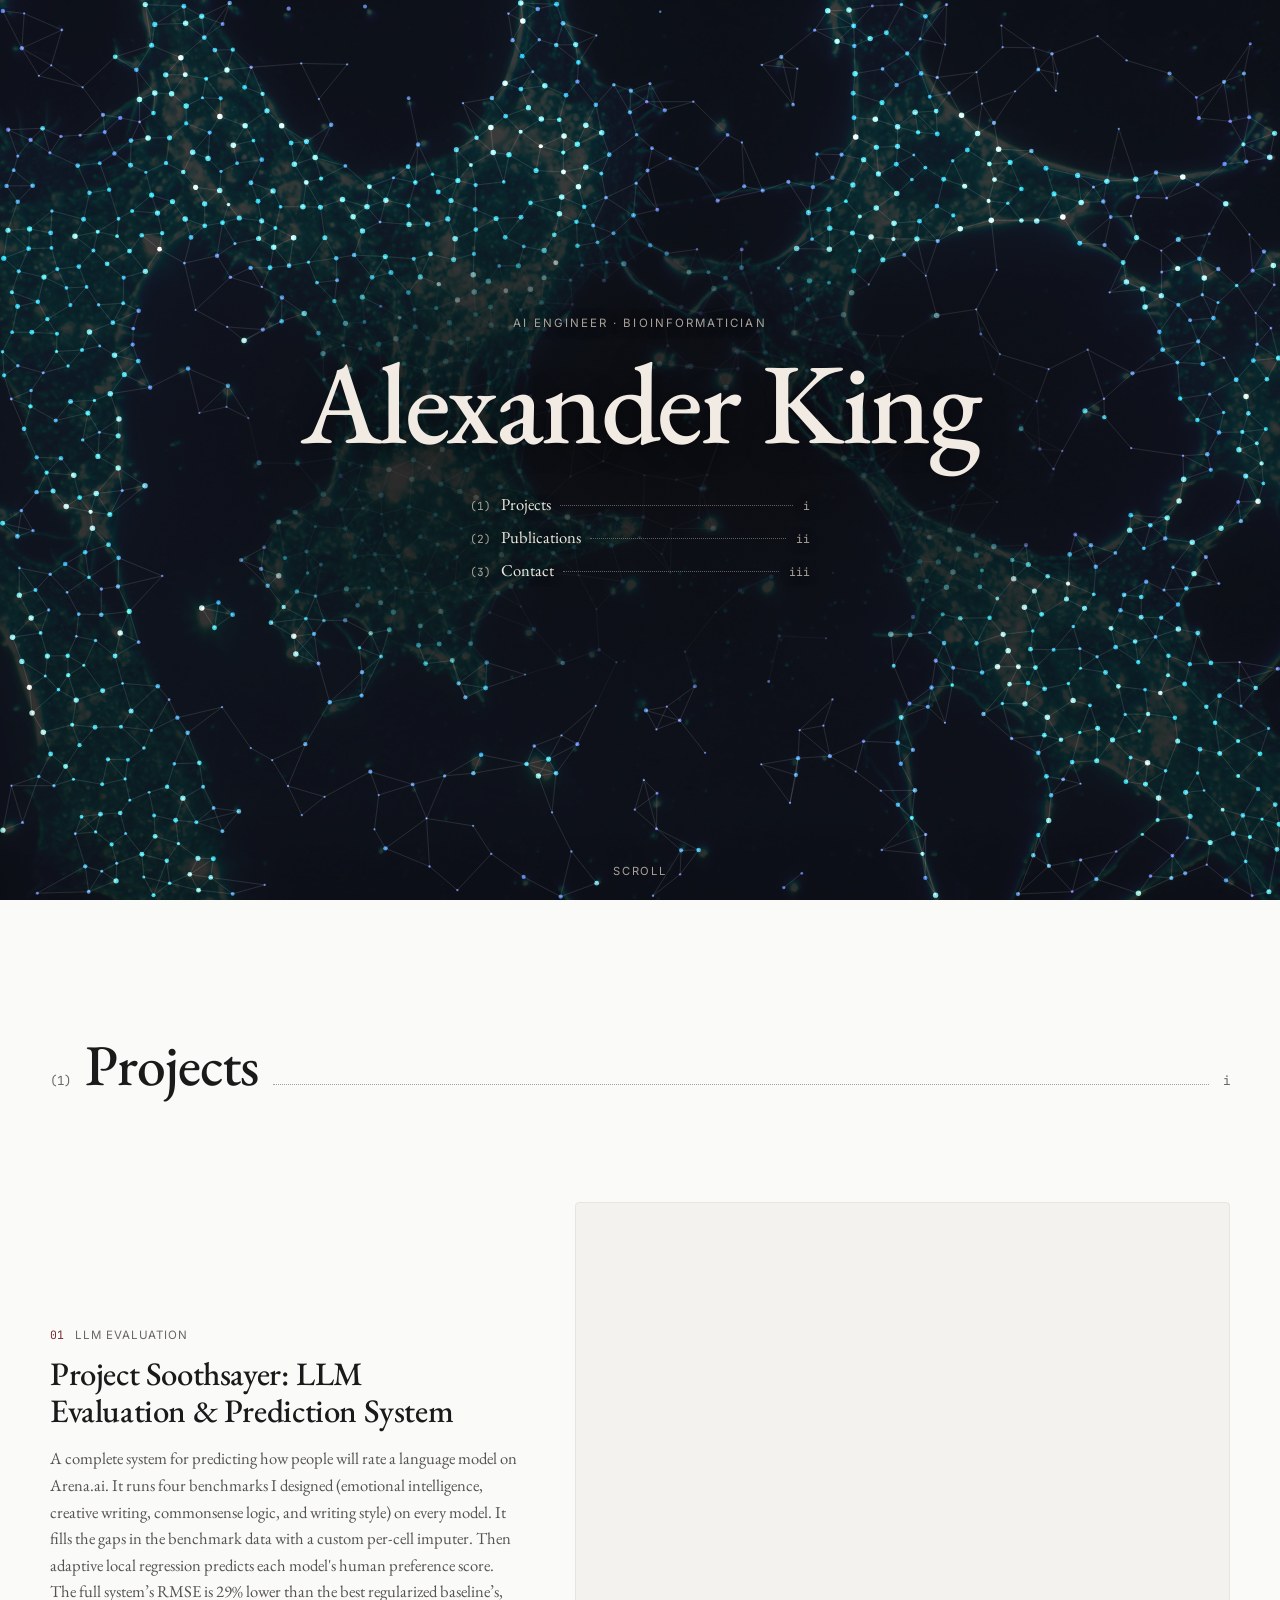
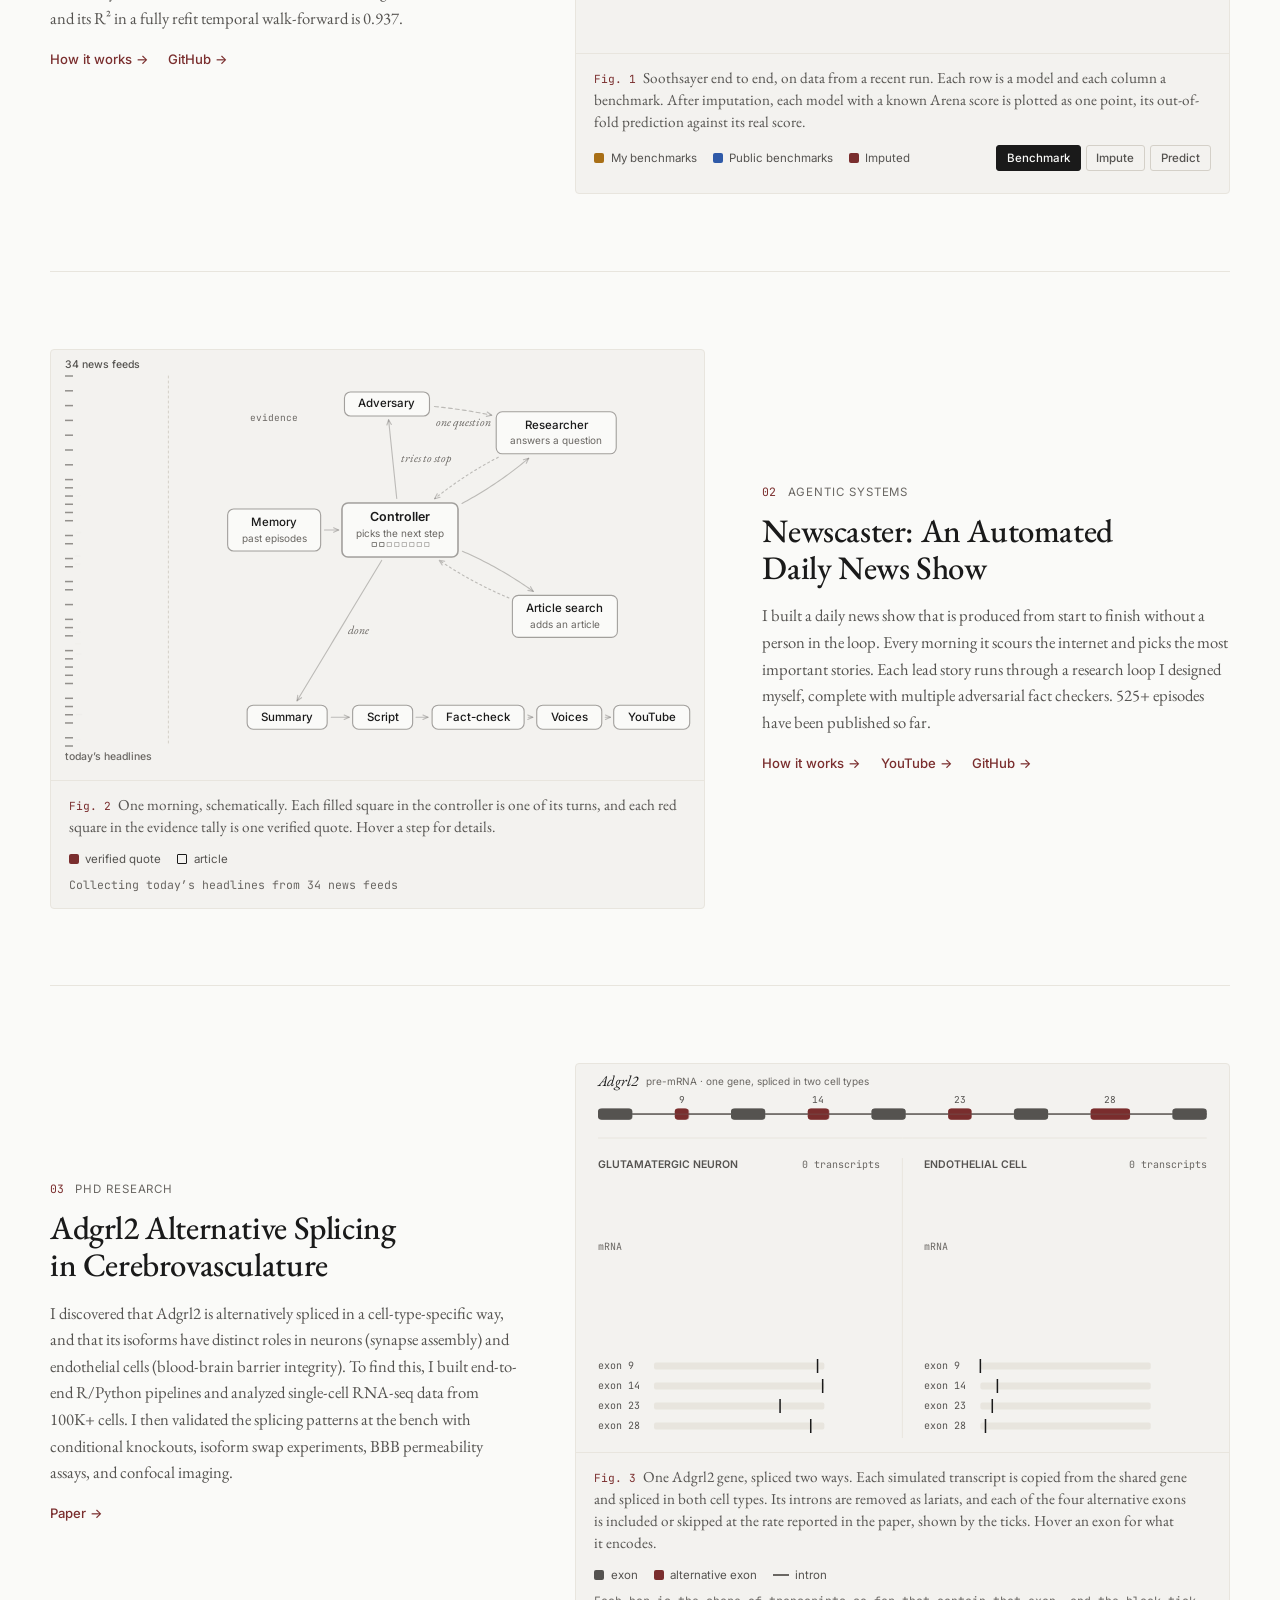
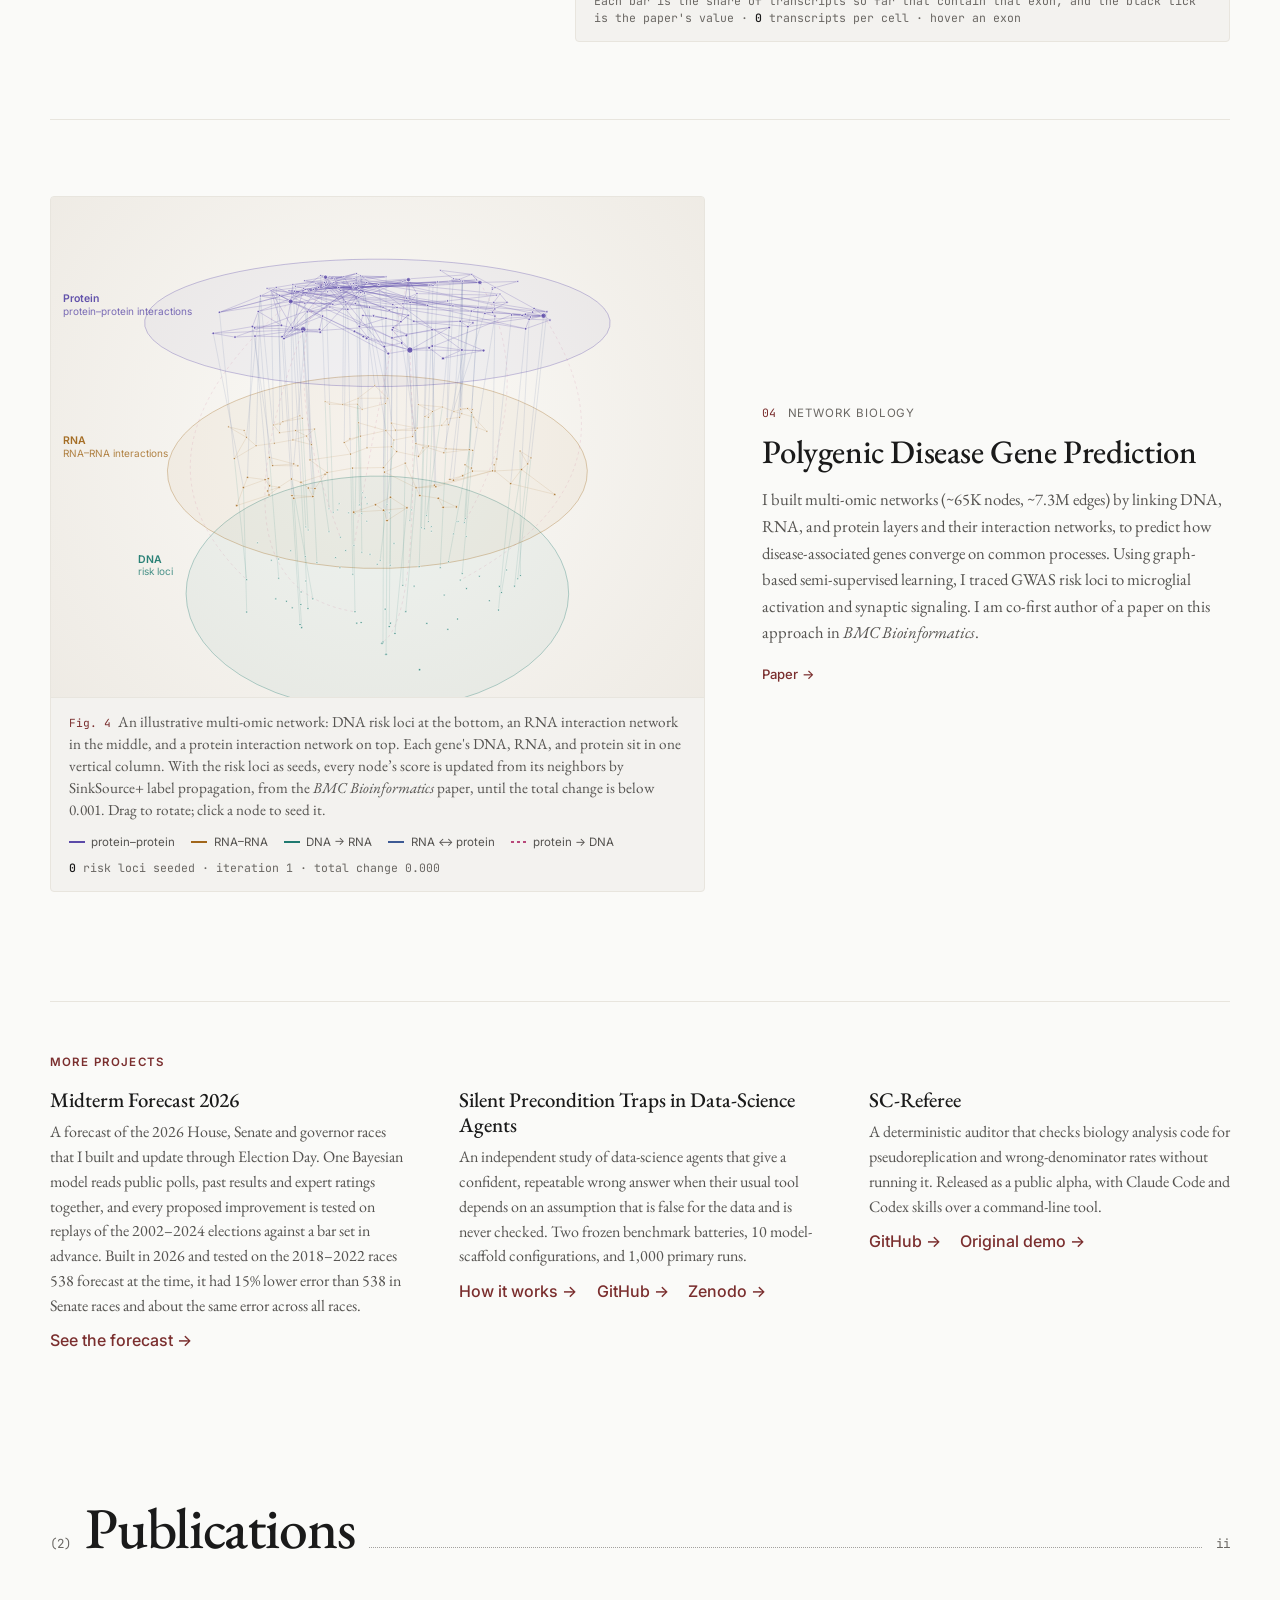
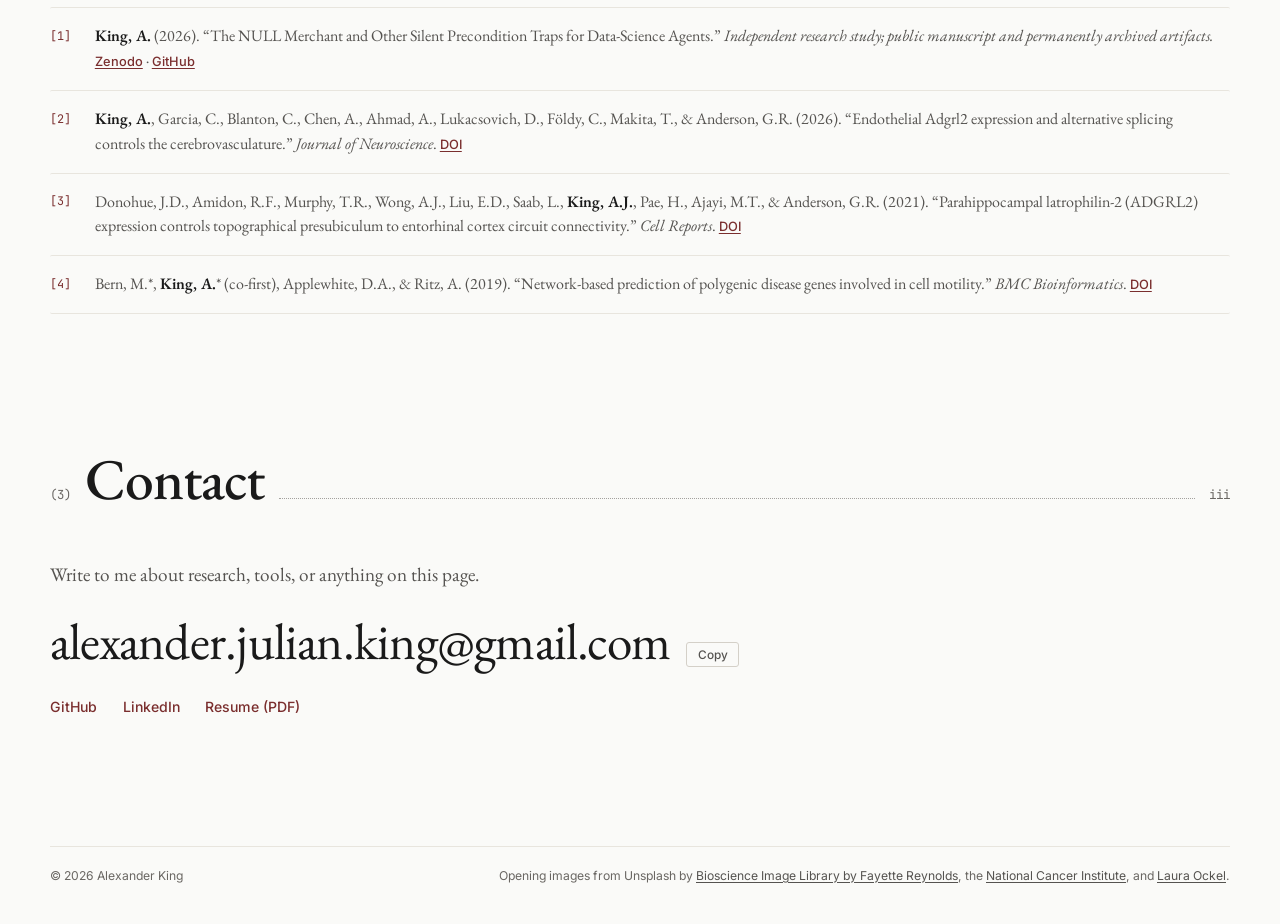
<file: index.html>
<!doctype html>
<html lang="en">
<head>
<meta charset="utf-8">
<meta name="viewport" content="width=device-width, initial-scale=1, viewport-fit=cover">
<title>Alexander King · AI engineer and bioinformatician</title>
<meta name="description" content="Alexander King is an AI engineer and bioinformatician. His projects include LLM evaluation, an automated daily news show, Adgrl2 splicing, and multi-omic network biology.">
<meta property="og:title" content="Alexander King · AI engineer and bioinformatician">
<meta property="og:description" content="Alexander King is an AI engineer and bioinformatician. His projects include LLM evaluation, an automated daily news show, Adgrl2 splicing, and multi-omic network biology.">
<meta property="og:type" content="website">
<meta property="og:url" content="https://alexanderjulianking.github.io/">
<meta property="og:image" content="https://alexanderjulianking.github.io/og-image.jpg">
<meta property="og:image:width" content="1200">
<meta property="og:image:height" content="630">
<meta name="twitter:card" content="summary_large_image">
<meta name="twitter:title" content="Alexander King · AI engineer and bioinformatician">
<meta name="twitter:description" content="Alexander King is an AI engineer and bioinformatician. His projects include LLM evaluation, an automated daily news show, Adgrl2 splicing, and multi-omic network biology.">
<meta name="twitter:image" content="https://alexanderjulianking.github.io/og-image.jpg">
<link rel="icon" href="data:image/svg+xml,<svg xmlns='http://www.w3.org/2000/svg' viewBox='0 0 100 100'><text y='.9em' font-size='90' font-family='Georgia, serif' fill='%237a2e2e'>A</text></svg>">
<link rel="preconnect" href="https://fonts.googleapis.com">
<link rel="preconnect" href="https://fonts.gstatic.com" crossorigin>
<script>
/* Start the opening's downloads before the rest of the page is parsed: the first frame of each panel, the middle
   plate's landing image, then the rest of the shuffle in the order it plays. The opening script picks these up. */
(() => {
  const FILES = [
    'fr-8XAiz-wvwjo', 'fr-Nxp_djfx3NU', 'fr-RbEeg3nPkbc', 'fr-WkDk5Dt3tk0', 'fr-jFFsk-L4Nsg', 'fr-pWjbxTtfDv0',
    'fr-xlJqqBZTwHg', 'lo-nIEHqGSymRU', 'lo-pGVr8YRtQ80', 'lo-ziFuECDh8hc', 'nci-1PpyUZceg_I', 'nci-8jfIIrkHeII',
    'nci-L7en7Lb-Ovc', 'nci-jFdQxuz_2fI', 'nci-mbL91Lg56zc', 'nci-sIqWYiNLiJU', 'nci-t24JyDUoJEg', 'nci-tIqa2uTE8JY'
  ];
  const LAND = { l: 3, c: 10, r: 8 }, landing = [LAND.l, LAND.c, LAND.r];
  const pool = FILES.map((_, i) => i).filter(i => !landing.includes(i));
  for (let i = pool.length - 1; i > 0; i--) { const j = (Math.random() * (i + 1)) | 0; [pool[i], pool[j]] = [pool[j], pool[i]]; }
  const n = pool.length, offs = [0, Math.round(n / 3), Math.round(2 * n / 3)], order = [];
  for (let k = 0; k < n; k++) offs.forEach(o => { const i = pool[(k + o) % n]; if (!order.includes(i)) order.push(i); });
  let pending = 0, settle;
  const B = window.__boot = { FILES, LAND, pool, first: order.slice(0, 3), t: [], f: [], subs: [], loaded: 0, total: n + 3, done: new Promise(r => { settle = r; }) };
  const emit = () => B.subs.forEach(fn => fn());
  const get = (src, alt, prio, put) => {
    pending++;
    const im = new Image(); im.decoding = 'async'; if (prio) im.fetchPriority = prio;
    const fin = ok => { if (ok) { put(im); B.loaded++; } if (--pending === 0) settle(); emit(); };
    im.onload = () => { im.decode ? Promise.race([im.decode(), new Promise(r => setTimeout(r, 400))]).then(() => fin(true), () => fin(true)) : fin(true); };
    im.onerror = () => { if (alt) { pending--; get(alt, null, prio, put); } else fin(false); };
    im.src = src;
  };
  const thumb = (i, prio) => get(`img/t/${FILES[i]}.webp`, `img/t/${FILES[i]}.jpg`, prio, im => { B.t[i] = im; });
  const full = (i, prio) => get(`img/${FILES[i]}.webp`, `img/${FILES[i]}.jpg`, prio, im => { B.f[i] = im; });
  order.slice(0, 3).forEach(i => thumb(i, 'high'));
  full(LAND.c, 'high');
  order.slice(3, 9).forEach(i => thumb(i, 'auto'));
  full(LAND.l, 'auto'); full(LAND.r, 'auto');
  order.slice(9).forEach(i => thumb(i, 'low'));
})();
/* The fonts load without holding up the first paint; text shows in the fallback face until they arrive. */
(() => { const l = document.createElement('link'); l.rel = 'stylesheet'; l.href = 'https://fonts.googleapis.com/css2?family=EB+Garamond:ital,wght@0,400..800;1,400..800&family=Inter:wght@400;500;600&family=JetBrains+Mono:wght@400;500&display=swap'; document.head.appendChild(l); })();
</script>
<noscript><link rel="stylesheet" href="https://fonts.googleapis.com/css2?family=EB+Garamond:ital,wght@0,400..800;1,400..800&family=Inter:wght@400;500;600&family=JetBrains+Mono:wght@400;500&display=swap"></noscript>
<style>
/* Layout: a pinned full-bleed opening (three plates that open into one graph), then a paper page: 1180px measure,
   project rows that pair a text column with a live figure plate. */
:root {
  --paper: #fafaf8;
  --paper-2: #f3f2ef;
  --plate: #f3f2ef;
  --ink: #1a1a1a;
  --ink-2: #555350;
  --ink-3: #6a6763;
  --rule: #d4d0c8;
  --rule-2: #e8e5de;
  --accent: #7a2e2e;
  --accent-2: #5c1e1e;
  --neg: #2f5aa8;
  --ochre: #a86f16;
  --e-ppi: #5b4aa8; --e-rr: #a0661a; --e-dr: #1f7a70; --e-rp: #3d5a94; --e-tf: #b8497a;
  --nav-bg: rgba(250, 250, 248, 0.86);
  --is-dark: 0;
  --hero-bg: #0b0a0a;
  --hero-ink: #f1ebe3;
  --hero-muted: #aaa298;
  --serif: 'EB Garamond', Georgia, 'Times New Roman', serif;
  --sans: 'Inter', system-ui, -apple-system, 'Segoe UI', sans-serif;
  --mono: 'JetBrains Mono', ui-monospace, Menlo, Consolas, monospace;
}
@media (prefers-color-scheme: dark) {
  :root:not([data-theme="light"]) {
    --paper: #141414; --paper-2: #1c1c1c; --plate: #1a1918; --ink: #d8d4cf; --ink-2: #a09a90; --ink-3: #8a847b;
    --rule: #3a3734; --rule-2: #262524; --accent: #d07470; --accent-2: #e09591; --neg: #86a6ea; --ochre: #e0b060;
    --nav-bg: rgba(20, 20, 20, 0.86); --is-dark: 1; color-scheme: dark;
    --e-ppi: #a898e8; --e-rr: #e0aa60; --e-dr: #5fbeb4; --e-rp: #8fa8dc; --e-tf: #e27fb0;
  }
}
:root[data-theme="dark"] {
  --paper: #141414; --paper-2: #1c1c1c; --plate: #1a1918; --ink: #d8d4cf; --ink-2: #a09a90; --ink-3: #8a847b;
  --rule: #3a3734; --rule-2: #262524; --accent: #d07470; --accent-2: #e09591; --neg: #86a6ea; --ochre: #e0b060;
  --nav-bg: rgba(20, 20, 20, 0.86); --is-dark: 1; color-scheme: dark;
    --e-ppi: #a898e8; --e-rr: #e0aa60; --e-dr: #5fbeb4; --e-rp: #8fa8dc; --e-tf: #e27fb0;
}

*, *::before, *::after { box-sizing: border-box; }
html { scroll-behavior: smooth; }
@media (prefers-reduced-motion: reduce) { html { scroll-behavior: auto; } }
body { margin: 0; background: var(--paper); color: var(--ink); font-family: var(--serif); font-size: 1.125rem; line-height: 1.64; -webkit-font-smoothing: antialiased; }
a { color: var(--accent); text-underline-offset: 0.18em; text-decoration-thickness: 1px; }
a:hover { color: var(--accent-2); }
:focus-visible { outline: 2px solid var(--accent); outline-offset: 3px; }
.skip { position: absolute; left: -999px; top: 8px; z-index: 50; background: var(--paper); color: var(--ink); padding: 0.4rem 0.8rem; }
.skip:focus { left: 8px; }

/* ---------- Opening ---------- */
.track { position: relative; height: 185vh; height: 185svh; background: var(--hero-bg); }
.track.done { height: 100vh; height: 100svh; }
html { overflow-anchor: none; }
.pin {
  --e: 0; --t: 0; --hint: 1;
  position: sticky; top: 0; height: 100vh; height: 100svh; overflow: hidden;
  padding: calc((1 - var(--e)) * 10px); background: var(--hero-bg); color: var(--hero-ink);
}
.collage { display: flex; height: 100%; gap: calc((1 - var(--e)) * 10px); }
.panel { position: relative; overflow: hidden; min-width: 0; border-radius: calc((1 - var(--e)) * 3px); background: #050505; }
.panel.l { flex: 0 0 calc((1 - var(--e)) * 26%); }
.panel.c { flex: 1 1 auto; }
.panel.r { flex: 0 0 calc((1 - var(--e)) * 29%); }
.panel canvas { position: absolute; top: 50%; left: 50%; transform: translate(-50%, -50%); display: block; }
.panel.l canvas, .panel.r canvas { transform: translate(-50%, -50%) scale(calc(1 + var(--e) * 0.08)); }
.panel.c canvas { touch-action: pan-y; }
.title-card {
  position: absolute; inset: 0; z-index: 0; display: grid; place-content: center; justify-items: center;
  text-align: center; gap: 0.8rem; padding-inline: 16px; pointer-events: none;
  opacity: var(--t); transform: translateY(calc((1 - var(--t)) * 18px));
}
.title-card::before {
  content: ""; position: absolute; inset: 0; z-index: -1;
  background: radial-gradient(ellipse 42% 30% at 50% 50%, rgba(11, 10, 10, 0.42), rgba(11, 10, 10, 0) 100%);
}
.kicker { font-family: var(--sans); font-size: 0.72rem; letter-spacing: 0.18em; text-transform: uppercase; color: var(--hero-muted); margin: 0; text-shadow: 0 1px 12px rgba(0, 0, 0, 0.6); }
.big { font-family: var(--serif); font-weight: 500; font-size: clamp(3rem, 9vw, 7.2rem); letter-spacing: -0.022em; line-height: 0.98; margin: 0; text-wrap: balance; text-shadow: 0 2px 28px rgba(0, 0, 0, 0.45); }
.toc { list-style: none; margin: 1.1rem 0 0; padding: 0; width: min(340px, 80vw); font-size: 1.04rem; display: grid; gap: 0.1rem; }
.toc a { display: flex; align-items: baseline; gap: 0.6rem; color: var(--hero-ink); text-decoration: none; padding: 0.12rem 0; pointer-events: auto; text-shadow: 0 1px 10px rgba(0, 0, 0, 0.6); }
.pin:not(.revealed) .toc a { pointer-events: none; }
.toc a:hover .t, .toc a:focus-visible .t { text-decoration: underline; text-underline-offset: 0.2em; }
.toc .n { font-family: var(--mono); font-size: 0.7rem; color: var(--hero-muted); }
.toc .dots { flex: 1; border-bottom: 1px dotted var(--hero-muted); opacity: 0.55; transform: translateY(-4px); }
.hud { position: absolute; z-index: 2; margin: 0; font-family: var(--mono); font-size: 0.7rem; color: var(--hero-muted); font-variant-numeric: tabular-nums; }
.counter { left: 22px; bottom: 20px; max-width: calc(100% - 44px); background: rgba(11, 10, 10, 0.55); padding: 3px 7px; border-radius: 2px; }
.counter:empty { display: none; }
.scroll-hint { left: 0; right: 0; bottom: 20px; text-align: center; font-family: var(--sans); letter-spacing: 0.16em; text-transform: uppercase; opacity: var(--hint); pointer-events: none; }
.load-line { position: absolute; z-index: 3; left: 0; top: 0; height: 2px; width: 100%; background: var(--hero-muted); opacity: 0.5; transform-origin: left; transform: scaleX(0); transition: transform 0.25s ease, opacity 0.6s ease; }
.load-line.done { opacity: 0; }
@media (max-width: 600px) { .counter { bottom: 52px; } }

/* ---------- Nav ---------- */
.nav {
  position: fixed; inset: 0 0 auto 0; z-index: 20; background: var(--nav-bg);
  -webkit-backdrop-filter: blur(10px); backdrop-filter: blur(10px); border-bottom: 1px solid var(--rule-2);
  transform: translateY(-101%); transition: transform 0.35s ease; padding-top: env(safe-area-inset-top, 0px);
}
.nav.on { transform: none; }
.nav-in { max-width: 1180px; margin-inline: auto; padding: 0.7rem 16px; display: flex; align-items: baseline; gap: 1.4rem; }
@media (min-width: 720px) { .nav-in { padding-inline: 32px; } }
.nav-name { font-family: var(--serif); font-weight: 500; font-size: 1.08rem; color: var(--ink); text-decoration: none; margin-right: auto; white-space: nowrap; }
.nav a.link { font-family: var(--sans); font-size: 0.78rem; color: var(--ink-2); text-decoration: none; white-space: nowrap; }
.nav a.link:hover, .nav a.link.active { color: var(--accent); }
.nav a.link .n { font-family: var(--mono); font-size: 0.66rem; color: var(--ink-3); margin-right: 0.25rem; }
.nav-progress { position: absolute; left: 0; bottom: -1px; height: 1px; width: 100%; background: var(--accent); transform-origin: left; transform: scaleX(0); }
@media (max-width: 640px) { .nav a.link .n { display: none; } .nav-in { gap: 0.9rem; } .nav a.link { font-size: 0.74rem; } .nav-name { font-size: 1rem; } }

/* ---------- Page ---------- */
.page { padding-inline: 16px; }
@media (min-width: 720px) { .page { padding-inline: 32px; } }
.wide { max-width: 1180px; margin-inline: auto; }
.sec { padding-block: clamp(5rem, 11vw, 8.5rem) 0; scroll-margin-top: 3.5rem; }
.sec-head { display: flex; align-items: baseline; gap: 0.9rem; margin: 0 0 clamp(1.2rem, 3vw, 2rem); }
.sec-head .n, .sec-head .r { font-family: var(--mono); font-size: 0.78rem; color: var(--ink-3); }
.sec-head h2 { font-weight: 500; font-size: clamp(2.3rem, 5.4vw, 3.6rem); line-height: 1; letter-spacing: -0.02em; margin: 0; }
.sec-head .dots { flex: 1; border-bottom: 1px dotted var(--ink-3); opacity: 0.6; transform-origin: left; }
.sub { font-family: var(--sans); font-size: 0.72rem; font-weight: 600; letter-spacing: 0.1em; text-transform: uppercase; color: var(--accent); margin: 0 0 1rem; }

/* Projects */
.proj {
  display: grid; grid-template-columns: minmax(0, 5fr) minmax(0, 7fr); gap: clamp(1.6rem, 4.5vw, 4.5rem);
  align-items: center; padding-block: clamp(3rem, 6vw, 5rem); border-top: 1px solid var(--rule-2);
}
.proj:first-of-type { border-top: 0; }
.proj:nth-of-type(even) { grid-template-columns: minmax(0, 7fr) minmax(0, 5fr); }
.proj:nth-of-type(even) .proj-text { order: 2; }
@media (max-width: 900px) { .proj, .proj:nth-of-type(even) { grid-template-columns: minmax(0, 1fr); } .proj:nth-of-type(even) .proj-text { order: 0; } }
.proj-kicker { display: flex; gap: 0.7rem; align-items: baseline; margin: 0 0 0.7rem; font-family: var(--sans); font-size: 0.72rem; letter-spacing: 0.08em; text-transform: uppercase; color: var(--ink-3); }
.proj-kicker .n { font-family: var(--mono); letter-spacing: 0; color: var(--accent); }
.proj h3 { font-weight: 500; font-size: clamp(1.6rem, 2.7vw, 2.05rem); line-height: 1.12; letter-spacing: -0.012em; margin: 0 0 1rem; text-wrap: balance; }
.proj-text p.desc { margin: 0 0 1.1rem; font-size: 1.04rem; line-height: 1.6; color: var(--ink-2); text-wrap: pretty; }
.tags { list-style: none; margin: 0 0 1rem; padding: 0; display: flex; flex-wrap: wrap; gap: 0.35rem; }
.tags li { font-family: var(--sans); font-size: 0.7rem; color: var(--ink-2); border: 1px solid var(--rule); border-radius: 2px; padding: 0.12rem 0.45rem; }
.links { display: flex; flex-wrap: wrap; gap: 0.4rem 1.2rem; margin: 0; font-family: var(--sans); font-size: 0.82rem; font-weight: 500; }
.links a { text-decoration: none; }
.links a:hover { text-decoration: underline; }

.plate { margin: 0; background: var(--plate); border: 1px solid var(--rule-2); border-radius: 4px; overflow: hidden; min-width: 0; }
.plate canvas { display: block; width: 100%; touch-action: pan-y; }
.plate figcaption { padding: 0.8rem 18px 0.2rem; font-size: 0.95rem; line-height: 1.45; color: var(--ink-2); border-top: 1px solid var(--rule-2); text-wrap: pretty; }
.plate figcaption .fig { font-family: var(--mono); font-size: 0.7rem; color: var(--accent); margin-right: 0.45rem; }
.plate-bar { display: flex; flex-wrap: wrap; align-items: center; justify-content: space-between; gap: 0.5rem 1rem; padding: 0.55rem 18px 0.9rem; }
.readout { margin: 0; font-family: var(--mono); font-size: 0.72rem; line-height: 1.45; color: var(--ink-3); font-variant-numeric: tabular-nums; min-width: 0; flex: 1 1 16rem; }
.readout b { color: var(--ink); font-weight: 500; }
.controls { display: flex; flex-wrap: wrap; gap: 0.3rem; align-items: center; }
.controls .lbl { font-family: var(--sans); font-size: 0.7rem; color: var(--ink-3); margin-right: 0.2rem; }
.controls button {
  font-family: var(--sans); font-size: 0.72rem; font-weight: 500; color: var(--ink-2); background: transparent;
  border: 1px solid var(--rule); border-radius: 3px; padding: 0.3rem 0.62rem; cursor: pointer;
}
.controls button:hover { border-color: var(--ink-3); color: var(--ink); }
.controls button[aria-pressed="true"] { background: var(--ink); color: var(--paper); border-color: var(--ink); }
.legend { display: flex; flex-wrap: wrap; gap: 0.3rem 1rem; margin: 0; padding: 0; list-style: none; font-family: var(--sans); font-size: 0.72rem; color: var(--ink-2); }
.legend i { display: inline-block; width: 10px; height: 10px; border-radius: 2px; margin-right: 0.4rem; vertical-align: -1px; }
.legend .sw-ochre { background: var(--ochre); }
.legend .sw-neg { background: var(--neg); }
.legend .sw-acc { background: var(--accent); }
.legend .sw-dr { background: var(--e-dr); }
.legend .sw-ppi { background: var(--e-ppi); }
.legend .sw-ink { background: var(--ink-2); }
.legend .sw-out { background: transparent; border: 1.2px solid var(--ink); border-radius: 1px; }
.legend .ln { width: 16px; height: 2px; border-radius: 0; background: var(--ink-3); vertical-align: 3px; }
.legend .grad { width: 64px; height: 8px; border-radius: 4px; background: linear-gradient(90deg, var(--neg), var(--rule), var(--accent)); vertical-align: 0; }

/* More projects */
.more { margin-top: clamp(1rem, 3vw, 2rem); padding-top: clamp(2.2rem, 5vw, 3.2rem); border-top: 1px solid var(--rule-2); }
.more-list { list-style: none; margin: 0; padding: 0; display: grid; grid-template-columns: repeat(auto-fit, minmax(min(100%, 360px), 1fr)); gap: 1.4rem clamp(1.6rem, 4vw, 3rem); }
.more-list h4 { font-weight: 500; font-size: 1.3rem; line-height: 1.2; margin: 0 0 0.45rem; }
.more-list p { margin: 0 0 0.6rem; font-size: 1rem; line-height: 1.55; color: var(--ink-2); }

/* Publications */
.pubs { display: grid; grid-template-columns: minmax(0, 1fr); gap: clamp(1.6rem, 4vw, 2.6rem); }
.bib { list-style: none; margin: 0; padding: 0; display: grid; }
.bib li {
  display: grid; grid-template-columns: 2.4rem minmax(0, 1fr); gap: 0.4rem; padding: 1rem 0.6rem 1rem 0;
  border-top: 1px solid var(--rule-2); font-size: 1rem; line-height: 1.55; color: var(--ink-2);
  transition: background-color 0.2s, color 0.2s; border-radius: 2px;
}
.bib li:last-child { border-bottom: 1px solid var(--rule-2); }
.bib .num { font-family: var(--mono); font-size: 0.74rem; color: var(--accent); padding-top: 0.18rem; }
.bib li strong { color: var(--ink); font-weight: 600; }
.bib li.hl { background: var(--paper-2); color: var(--ink); }
.bib a { font-family: var(--sans); font-size: 0.8rem; font-weight: 500; }
.legend .ln.dash { background: repeating-linear-gradient(90deg, var(--c) 0 3px, transparent 3px 6px); }
#fig-net canvas { cursor: grab; }
#fig-sooth canvas { height: 450px; }
@media (max-width: 631px) { #fig-sooth canvas { height: 620px; } }

/* Contact */
.contact-line { font-size: 1.2rem; color: var(--ink-2); margin: 0 0 1.4rem; max-width: 50ch; }
.email-row { display: flex; flex-wrap: wrap; align-items: baseline; gap: 0.6rem 1rem; margin: 0 0 1.6rem; }
.email { font-size: clamp(1.5rem, 4.6vw, 3.2rem); line-height: 1.1; letter-spacing: -0.015em; color: var(--ink); text-decoration: none; overflow-wrap: anywhere;
  background-image: linear-gradient(var(--accent), var(--accent)); background-size: 0% 1px; background-position: 0 100%; background-repeat: no-repeat; transition: background-size 0.45s ease; }
.email:hover, .email:focus-visible { background-size: 100% 1px; color: var(--ink); }
.copy { font-family: var(--sans); font-size: 0.74rem; font-weight: 500; color: var(--ink-2); background: transparent; border: 1px solid var(--rule); border-radius: 3px; padding: 0.3rem 0.65rem; cursor: pointer; }
.copy:hover { border-color: var(--ink-3); color: var(--ink); }
.elsewhere { list-style: none; margin: 0; padding: 0; display: flex; flex-wrap: wrap; gap: 0.5rem 1.6rem; font-family: var(--sans); font-size: 0.88rem; font-weight: 500; }
.elsewhere a { text-decoration: none; }
.elsewhere a:hover { text-decoration: underline; }
footer.foot { margin-top: clamp(5rem, 10vw, 8rem); padding-block: 1.2rem 2.4rem; border-top: 1px solid var(--rule-2); font-family: var(--sans); font-size: 0.76rem; color: var(--ink-3); display: flex; flex-wrap: wrap; justify-content: space-between; gap: 0.6rem 2rem; }
footer.foot a { color: var(--ink-2); }

@supports (animation-timeline: view()) {
  @media (prefers-reduced-motion: no-preference) {
    .rv { animation: rise linear both; animation-timeline: view(); animation-range: entry 0% entry 55%; }
    .sec-head .dots { animation: draw linear both; animation-timeline: view(); animation-range: entry 10% entry 90%; }
  }
}
@keyframes rise { from { opacity: 0; transform: translateY(18px); } to { opacity: 1; transform: none; } }
@keyframes draw { from { transform: scaleX(0); } to { transform: scaleX(1); } }
</style>

</head>
<body>
<a class="skip" href="#projects">Skip to content</a>

<nav class="nav" id="nav" aria-label="Sections">
  <div class="nav-in">
    <a class="nav-name" href="#top">Alexander King</a>
    <a class="link" href="#projects"><span class="n">1</span>Projects</a>
    <a class="link" href="#publications"><span class="n">2</span>Publications</a>
    <a class="link" href="#contact"><span class="n">3</span>Contact</a>
  </div>
  <div class="nav-progress" id="nav-progress"></div>
</nav>

<section class="track" id="top" aria-label="Opening">
  <div class="pin" id="pin">
    <div class="load-line" id="load-line" aria-hidden="true"></div>
    <div class="collage">
      <div class="panel l"><canvas aria-hidden="true"></canvas></div>
      <div class="panel c">
        <canvas role="img" aria-label="Microscopy and silicon images shuffle across three panels. The middle one opens to fill the screen and turns into a network graph."></canvas>
        <div class="title-card">
          <p class="kicker">AI engineer &middot; bioinformatician</p>
          <h1 class="big">Alexander King</h1>
          <ol class="toc" aria-label="Sections">
            <li><a href="#projects"><span class="n">(1)</span><span class="t">Projects</span><span class="dots"></span><span class="n">i</span></a></li>
            <li><a href="#publications"><span class="n">(2)</span><span class="t">Publications</span><span class="dots"></span><span class="n">ii</span></a></li>
            <li><a href="#contact"><span class="n">(3)</span><span class="t">Contact</span><span class="dots"></span><span class="n">iii</span></a></li>
          </ol>
        </div>
      </div>
      <div class="panel r"><canvas aria-hidden="true"></canvas></div>
    </div>
    <p class="hud counter" id="counter" aria-hidden="true"></p>
    <p class="hud scroll-hint" aria-hidden="true">Scroll</p>
  </div>
</section>

<div class="page">
<main>

<!-- (1) Projects -->
<section class="sec wide" id="projects" aria-labelledby="projects-h">
  <header class="sec-head"><span class="n">(1)</span><h2 id="projects-h">Projects</h2><span class="dots" aria-hidden="true"></span><span class="r" aria-hidden="true">i</span></header>

  <article class="proj">
    <div class="proj-text rv">
      <p class="proj-kicker"><span class="n">01</span>LLM evaluation</p>
      <h3>Project Soothsayer: LLM Evaluation &amp; Prediction System</h3>
      <p class="desc">A complete system for predicting how people will rate a language model on Arena.ai. It runs four benchmarks I designed (emotional intelligence, creative writing, commonsense logic, and writing style) on every model. It fills the gaps in the benchmark data with a custom per-cell imputer. Then adaptive local regression predicts each model's human preference score. The full system’s RMSE is 29% lower than the best regularized baseline’s, and its R&sup2; in a fully refit temporal walk-forward is 0.937.</p>
      <p class="links"><a href="soothsayer_explainer.html" target="_blank" rel="noopener">How it works &rarr;</a><a href="https://github.com/AlexanderJulianKing/project-soothsayer" target="_blank" rel="noopener">GitHub &rarr;</a></p>
    </div>
    <figure class="plate rv" id="fig-sooth">
      <canvas role="img" aria-label="Benchmark matrix that fills with measured scores, then imputed scores, then collapses into a scatter of predicted against actual Arena scores."></canvas>
      <figcaption><span class="fig">Fig. 1</span>Soothsayer end to end, on data from a recent run. Each row is a model and each column a benchmark. After imputation, each model with a known Arena score is plotted as one point, its out-of-fold prediction against its real score.</figcaption>
      <div class="plate-bar">
        <ul class="legend"><li><i class="sw-ochre"></i>My benchmarks</li><li><i class="sw-neg"></i>Public benchmarks</li><li><i class="sw-acc"></i>Imputed</li></ul>
        <div class="controls" role="group" aria-label="Step"><button type="button" data-act="0" aria-pressed="true">Benchmark</button><button type="button" data-act="1" aria-pressed="false">Impute</button><button type="button" data-act="2" aria-pressed="false">Predict</button></div>
        <p class="readout" aria-live="polite" style="flex-basis:100%"></p>
      </div>
    </figure>
  </article>

  <article class="proj">
    <div class="proj-text rv">
      <p class="proj-kicker"><span class="n">02</span>Agentic systems</p>
      <h3>Newscaster: An Automated Daily News Show</h3>
      <p class="desc">I built a daily news show that is produced from start to finish without a person in the loop. Every morning it scours the internet and picks the most important stories. Each lead story runs through a research loop I designed myself, complete with multiple adversarial fact checkers. 525+ episodes have been published so far.</p>
      <p class="links"><a href="newscaster_overview.html" target="_blank" rel="noopener">How it works &rarr;</a><a href="https://www.youtube.com/@NewsFromAlex" target="_blank" rel="noopener">YouTube &rarr;</a><a href="https://github.com/AlexanderJulianKing/ai-news-podcast" target="_blank" rel="noopener">GitHub &rarr;</a></p>
    </div>
    <figure class="plate rv" id="fig-news">
      <canvas role="img" aria-label="Animated diagram: headlines from 34 feeds are narrowed down to two lead stories, and one story runs through a research loop of controller, researcher, article search, and adversary before scripting, fact-checking, and publishing."></canvas>
      <figcaption><span class="fig">Fig. 2</span>One morning, schematically. Each filled square in the controller is one of its turns, and each red square in the evidence tally is one verified quote. Hover a step for details.</figcaption>
      <div class="plate-bar"><ul class="legend"><li><i class="sw-acc"></i>verified quote</li><li><i class="sw-out"></i>article</li></ul><p class="readout" aria-live="polite" style="flex-basis:100%"></p></div>
    </figure>
  </article>

  <article class="proj">
    <div class="proj-text rv">
      <p class="proj-kicker"><span class="n">03</span>PhD research</p>
      <h3>Adgrl2 Alternative Splicing in Cerebrovasculature</h3>
      <p class="desc">I discovered that Adgrl2 is alternatively spliced in a cell-type-specific way, and that its isoforms have distinct roles in neurons (synapse assembly) and endothelial cells (blood-brain barrier integrity). To find this, I built end-to-end R/Python pipelines and analyzed single-cell RNA-seq data from 100K+ cells. I then validated the splicing patterns at the bench with conditional knockouts, isoform swap experiments, BBB permeability assays, and confocal imaging.</p>
      <p class="links"><a href="https://www.jneurosci.org/content/46/16/e0019262026" target="_blank" rel="noopener">Paper &rarr;</a></p>
    </div>
    <figure class="plate rv" id="fig-splice">
      <canvas role="img" aria-label="One Adgrl2 gene at the top; copies of each transcript drop into a neuron and an endothelial cell, where they are spliced differently. The neuron keeps four alternative exons; the endothelial cell loops them out."></canvas>
      <figcaption><span class="fig">Fig. 3</span>One Adgrl2 gene, spliced two ways. Each simulated transcript is copied from the shared gene and spliced in both cell types. Its introns are removed as lariats, and each of the four alternative exons is included or skipped at the rate reported in the paper, shown by the ticks. Hover an exon for what it encodes.</figcaption>
      <div class="plate-bar"><ul class="legend"><li><i class="sw-ink"></i>exon</li><li><i class="sw-acc"></i>alternative exon</li><li><i class="ln"></i>intron</li></ul><p class="readout" aria-live="polite" style="flex-basis:100%"></p></div>
    </figure>
  </article>

  <article class="proj">
    <div class="proj-text rv">
      <p class="proj-kicker"><span class="n">04</span>Network biology</p>
      <h3>Polygenic Disease Gene Prediction</h3>
      <p class="desc">I built multi-omic networks (~65K nodes, ~7.3M edges) by linking DNA, RNA, and protein layers and their interaction networks, to predict how disease-associated genes converge on common processes. Using graph-based semi-supervised learning, I traced GWAS risk loci to microglial activation and synaptic signaling. I am co-first author of a paper on this approach in <em>BMC Bioinformatics</em>.</p>
      <p class="links"><a href="https://bmcbioinformatics.biomedcentral.com/articles/10.1186/s12859-019-2834-1" target="_blank" rel="noopener">Paper &rarr;</a></p>
    </div>
    <figure class="plate rv" id="fig-net">
      <canvas role="img" aria-label="A slowly rotating multi-omic network: DNA risk loci, an RNA interaction network, and a protein interaction network, joined by regulatory, RNA-protein, and transcription-factor links, with heat spreading from the risk loci."></canvas>
      <figcaption><span class="fig">Fig. 4</span>An illustrative multi-omic network: DNA risk loci at the bottom, an RNA interaction network in the middle, and a protein interaction network on top. Each gene's DNA, RNA, and protein sit in one vertical column. With the risk loci as seeds, every node’s score is updated from its neighbors by SinkSource+ label propagation, from the <em>BMC Bioinformatics</em> paper, until the total change is below 0.001. Drag to rotate; click a node to seed it.</figcaption>
      <div class="plate-bar">
        <ul class="legend">
          <li><i class="ln" style="background:var(--e-ppi)"></i>protein&ndash;protein</li>
          <li><i class="ln" style="background:var(--e-rr)"></i>RNA&ndash;RNA</li>
          <li><i class="ln" style="background:var(--e-dr)"></i>DNA &rarr; RNA</li>
          <li><i class="ln" style="background:var(--e-rp)"></i>RNA &harr; protein</li>
          <li><i class="ln dash" style="--c:var(--e-tf)"></i>protein &rarr; DNA</li>
        </ul>
        <p class="readout" aria-live="polite" style="flex-basis:100%"></p>
      </div>
    </figure>
  </article>

  <div class="more">
    <h3 class="sub">More projects</h3>
    <ul class="more-list">
      <li class="rv">
        <h4>Midterm Forecast 2026</h4>
        <p>A forecast of the 2026 House, Senate and governor races that I built and update through Election Day. One Bayesian model reads public polls, past results and expert ratings together, and every proposed improvement is tested on replays of the 2002&ndash;2024 elections against a bar set in advance. Built in 2026 and tested on the 2018&ndash;2022 races 538 forecast at the time, it had 15% lower error than 538 in Senate races and about the same error across all races.</p>
        <p class="links"><a href="midterm_forecast_2026.html" target="_blank" rel="noopener">See the forecast &rarr;</a></p>
      </li>
      <li class="rv">
        <h4>Silent Precondition Traps in Data-Science Agents</h4>
        <p>An independent study of data-science agents that give a confident, repeatable wrong answer when their usual tool depends on an assumption that is false for the data and is never checked. Two frozen benchmark batteries, 10 model-scaffold configurations, and 1,000 primary runs.</p>
        <p class="links"><a href="nullmerchant_explainer.html" target="_blank" rel="noopener">How it works &rarr;</a><a href="https://github.com/AlexanderJulianKing/silent-precondition-traps" target="_blank" rel="noopener">GitHub &rarr;</a><a href="https://doi.org/10.5281/zenodo.21383254" target="_blank" rel="noopener">Zenodo &rarr;</a></p>
      </li>
      <li class="rv">
        <h4>SC-Referee</h4>
        <p>A deterministic auditor that checks biology analysis code for pseudoreplication and wrong-denominator rates without running it. Released as a public alpha, with Claude Code and Codex skills over a command-line tool.</p>
        <p class="links"><a href="https://github.com/AlexanderJulianKing/sc-referee" target="_blank" rel="noopener">GitHub &rarr;</a><a href="https://www.youtube.com/watch?v=1VGWTWFhlNI" target="_blank" rel="noopener">Original demo &rarr;</a></p>
      </li>
    </ul>
  </div>
</section>

<!-- (2) Publications -->
<section class="sec wide" id="publications" aria-labelledby="pub-h">
  <header class="sec-head" style="margin-bottom:clamp(2rem,5vw,3.2rem)"><span class="n">(2)</span><h2 id="pub-h">Publications</h2><span class="dots" aria-hidden="true"></span><span class="r" aria-hidden="true">ii</span></header>
  <div class="pubs">
    <ol class="bib">
      <li class="rv" data-paper="1"><span class="num">[1]</span><span><strong>King, A.</strong> (2026). &ldquo;The NULL Merchant and Other Silent Precondition Traps for Data-Science Agents.&rdquo; <em>Independent research study; public manuscript and permanently archived artifacts.</em> <a href="https://doi.org/10.5281/zenodo.21383254" target="_blank" rel="noopener">Zenodo</a> &middot; <a href="https://github.com/AlexanderJulianKing/silent-precondition-traps" target="_blank" rel="noopener">GitHub</a></span></li>
      <li class="rv" data-paper="2"><span class="num">[2]</span><span><strong>King, A.</strong>, Garcia, C., Blanton, C., Chen, A., Ahmad, A., Lukacsovich, D., F&ouml;ldy, C., Makita, T., &amp; Anderson, G.R. (2026). &ldquo;Endothelial Adgrl2 expression and alternative splicing controls the cerebrovasculature.&rdquo; <em>Journal of Neuroscience</em>. <a href="https://www.jneurosci.org/content/46/16/e0019262026" target="_blank" rel="noopener">DOI</a></span></li>
      <li class="rv" data-paper="3"><span class="num">[3]</span><span>Donohue, J.D., Amidon, R.F., Murphy, T.R., Wong, A.J., Liu, E.D., Saab, L., <strong>King, A.J.</strong>, Pae, H., Ajayi, M.T., &amp; Anderson, G.R. (2021). &ldquo;Parahippocampal latrophilin-2 (ADGRL2) expression controls topographical presubiculum to entorhinal cortex circuit connectivity.&rdquo; <em>Cell Reports</em>. <a href="https://www.cell.com/cell-reports/fulltext/S2211-1247(21)01513-8" target="_blank" rel="noopener">DOI</a></span></li>
      <li class="rv" data-paper="4"><span class="num">[4]</span><span>Bern, M.*, <strong>King, A.</strong>* (co-first), Applewhite, D.A., &amp; Ritz, A. (2019). &ldquo;Network-based prediction of polygenic disease genes involved in cell motility.&rdquo; <em>BMC Bioinformatics</em>. <a href="https://bmcbioinformatics.biomedcentral.com/articles/10.1186/s12859-019-2834-1" target="_blank" rel="noopener">DOI</a></span></li>
    </ol>

  </div>
</section>

<!-- (3) Contact -->
<section class="sec wide" id="contact" aria-labelledby="contact-h">
  <header class="sec-head" style="margin-bottom:clamp(2rem,5vw,3.2rem)"><span class="n">(3)</span><h2 id="contact-h">Contact</h2><span class="dots" aria-hidden="true"></span><span class="r" aria-hidden="true">iii</span></header>
  <p class="contact-line rv">Write to me about research, tools, or anything on this page.</p>
  <div class="email-row rv">
    <a class="email" id="email" href="mailto:alexander.julian.king@gmail.com">alexander.julian.king@gmail.com</a>
    <button type="button" class="copy" id="copy">Copy</button>
  </div>
  <ul class="elsewhere rv">
    <li><a href="https://github.com/AlexanderJulianKing" target="_blank" rel="noopener">GitHub</a></li>
    <li><a href="https://www.linkedin.com/in/alexander-julian-king/" target="_blank" rel="noopener">LinkedIn</a></li>
    <li><a href="Alexander_King_Resume.pdf" target="_blank" rel="noopener">Resume (PDF)</a></li>
  </ul>
</section>

</main>
<footer class="foot wide">
  <span>&copy; 2026 Alexander King</span>
  <span>Opening images from Unsplash by <a href="https://unsplash.com/@berkshirecommunitycollege" target="_blank" rel="noopener">Bioscience Image Library by Fayette Reynolds</a>, the <a href="https://unsplash.com/@nci" target="_blank" rel="noopener">National Cancer Institute</a>, and <a href="https://unsplash.com/@viazavier" target="_blank" rel="noopener">Laura Ockel</a>.</span>
</footer>
</div>

<script>
(() => {
'use strict';
const root = document.documentElement;
const RM = matchMedia('(prefers-reduced-motion: reduce)').matches;
const clamp = (v, a, b) => (v < a ? a : v > b ? b : v);
const lerp = (a, b, t) => a + (b - a) * t;
const smooth = (a, b, x) => { const t = clamp((x - a) / (b - a), 0, 1); return t * t * (3 - 2 * t); };
const easeIO = q => (q < 0.5 ? 4 * q * q * q : 1 - Math.pow(-2 * q + 2, 3) / 2);
const easeOut = q => 1 - Math.pow(1 - q, 3);
const TAU = Math.PI * 2;
const fmt = n => n.toLocaleString('en-US');
const hex = h => { h = (h || '#000000').trim(); return [parseInt(h.slice(1, 3), 16), parseInt(h.slice(3, 5), 16), parseInt(h.slice(5, 7), 16)]; };
const rgba = (c, a) => `rgba(${c[0] | 0},${c[1] | 0},${c[2] | 0},${a})`;
const mix = (a, b, t) => [lerp(a[0], b[0], t), lerp(a[1], b[1], t), lerp(a[2], b[2], t)];
const pack = c => ((255 << 24) | ((c[2] | 0) << 16) | ((c[1] | 0) << 8) | (c[0] | 0)) >>> 0;
function shuffle(a) { for (let i = a.length - 1; i > 0; i--) { const j = (Math.random() * (i + 1)) | 0; [a[i], a[j]] = [a[j], a[i]]; } return a; }
function gauss() { let u = 0, v = 0; while (!u) u = Math.random(); while (!v) v = Math.random(); return Math.sqrt(-2 * Math.log(u)) * Math.cos(TAU * v); }
const $ = s => document.querySelector(s);

/* Theme colors for the figures, read from the page tokens so both themes stay in sync. */
const TC = {};
const onTheme = [];
function readTheme() {
  const cs = getComputedStyle(root), g = n => hex(cs.getPropertyValue(n));
  Object.assign(TC, {
    ink: g('--ink'), ink2: g('--ink-2'), ink3: g('--ink-3'), rule: g('--rule'), rule2: g('--rule-2'),
    accent: g('--accent'), neg: g('--neg'), ochre: g('--ochre'), plate: g('--plate'), paper: g('--paper'),
    dark: cs.getPropertyValue('--is-dark').trim() === '1'
  });
}
readTheme();
const themeChanged = () => { readTheme(); onTheme.forEach(f => f()); };
matchMedia('(prefers-color-scheme: dark)').addEventListener('change', themeChanged);
new MutationObserver(themeChanged).observe(root, { attributes: true, attributeFilter: ['data-theme'] });

/* Shared figure loop: sizing, visibility, pointer, and a rAF that sleeps offscreen. */
function figLoop(canvas, o) {
  const ctx = canvas.getContext('2d');
  const s = { canvas, ctx, w: 0, h: 0, dpr: 1, t: 0, visible: false, busy: 0, m: { x: -9999, y: -9999, in: false } };
  let raf = 0, last = 0, lastW = -1, lastH = -1;
  const resize = () => {
    const r = canvas.getBoundingClientRect();
    if (r.width < 2) return;
    if (o.sizeSelf) { if (Math.abs(r.width - lastW) < 0.5) return; }
    else if (Math.abs(r.width - lastW) < 0.5 && Math.abs(r.height - lastH) < 0.5) return;
    lastW = r.width; lastH = r.height;
    s.dpr = Math.min(2, window.devicePixelRatio || 1);
    s.w = r.width; s.h = r.height;
    if (o.sizeSelf) o.sizeSelf(s);
    else {
      canvas.width = Math.round(s.w * s.dpr); canvas.height = Math.round(s.h * s.dpr);
      ctx.setTransform(s.dpr, 0, 0, s.dpr, 0, 0);
    }
    o.resize && o.resize(s);
    s.busy = Math.max(s.busy, 400); kick();
  };
  const pos = e => { const r = canvas.getBoundingClientRect(); return [e.clientX - r.left, e.clientY - r.top]; };
  canvas.addEventListener('pointermove', e => { [s.m.x, s.m.y] = pos(e); s.m.in = true; o.move && o.move(s, e); kick(); });
  canvas.addEventListener('pointerleave', e => { s.m.in = false; s.m.x = s.m.y = -9999; o.leave && o.leave(s, e); kick(); });
  canvas.addEventListener('pointerdown', e => { [s.m.x, s.m.y] = pos(e); o.down && o.down(s, e); s.busy = Math.max(s.busy, 2000); kick(); });
  canvas.addEventListener('pointerup', e => { o.up && o.up(s, e); });
  canvas.addEventListener('pointercancel', () => { s.m.in = false; s.m.x = s.m.y = -9999; o.up && o.up(s, null); });
  const frame = now => {
    raf = 0;
    if (!s.visible || !s.w) return;
    const dt = last ? Math.min(48, now - last) : 16.7;
    last = now; s.t = now;
    o.draw(s, dt);
    if (s.busy > 0) s.busy -= dt;
    if (!RM || s.m.in || s.busy > 0) raf = requestAnimationFrame(frame); else last = 0;
  };
  function kick() { if (!raf && s.visible) raf = requestAnimationFrame(frame); }
  s.kick = kick;
  new ResizeObserver(resize).observe(canvas);
  new IntersectionObserver(es => { s.visible = es[es.length - 1].isIntersecting; if (s.visible) { last = 0; kick(); } }, { rootMargin: '60px' }).observe(canvas);
  onTheme.push(() => { o.theme && o.theme(s); s.busy = Math.max(s.busy, 600); kick(); });
  return s;
}


const roundRect = (g, x, y, w, h, r) => { g.beginPath(); g.moveTo(x + r, y); g.arcTo(x + w, y, x + w, y + h, r); g.arcTo(x + w, y + h, x, y + h, r); g.arcTo(x, y + h, x, y, r); g.arcTo(x, y, x + w, y, r); g.closePath(); };
const inView = c => { const r = c.getBoundingClientRect(); return r.top < innerHeight * 0.72 && r.bottom > innerHeight * 0.28; };
function sizeTo(s, canvas, h) {
  s.h = h; canvas.style.height = h + 'px';
  canvas.width = Math.round(s.w * s.dpr); canvas.height = Math.round(h * s.dpr);
  s.ctx.setTransform(s.dpr, 0, 0, s.dpr, 0, 0);
}

/* ================= Opening: shuffle, open, image becomes a graph ================= */
(function opening() {
  const B = window.__boot, FILES = B.FILES, LAND = B.LAND;
  const IM = FILES.map(() => ({ t: null, f: null }));
  const T = { shuf: 260, land: { r: 2050, l: 2300, c: 2650 }, open0: 2950, open1: 4150, wave0: 3900, name0: 5000, name1: 5900, end: 5900 };
  const BG = [11, 10, 10], PULSE_MS = 55;
  const track = $('#top'), pin = $('#pin'), nav = $('#nav'), navProg = $('#nav-progress'), loadLine = $('#load-line');
  const cv = { l: $('.panel.l canvas'), c: $('.panel.c canvas'), r: $('.panel.r canvas') };
  const cx = { l: cv.l.getContext('2d'), c: cv.c.getContext('2d'), r: cv.r.getContext('2d') };
  const counter = $('#counter');
  const T0 = performance.now();
  if ('scrollRestoration' in history) history.scrollRestoration = 'manual';
  if (!location.hash) window.scrollTo(0, 0);
  let W = 0, H = 0, dpr = 1, clock = 0, rate = 1, started = false, visible = true, last = 0, raf = 0;
  let sched = {}, lastKey = {}, G = null, gSrc = null, pulses = [], nextAmbient = 0, hover = -1, counterText = '', synth = null;
  const mouse = { x: -9999, y: -9999, in: false };
  const best = i => IM[i].f || IM[i].t;
  const thumb = i => IM[i].t || IM[i].f;

  function drawCover(g, im, w, h, z) {
    const iw = im.naturalWidth || im.width, ih = im.naturalHeight || im.height;
    const sc = Math.max(w / iw, h / ih) * z, dw = iw * sc, dh = ih * sc;
    g.drawImage(im, (w - dw) / 2, (h - dh) / 2, dw, dh);
  }
  function sizeCanvas(k, cw) {
    const c = cv[k];
    c.style.width = cw + 'px'; c.style.height = H + 'px';
    c.width = Math.round(cw * dpr); c.height = Math.round(H * dpr);
    cx[k].setTransform(dpr, 0, 0, dpr, 0, 0);
    c._w = cw;
  }
  // Shuffle slots are resolved to images at draw time, so thumbnails that arrive late still join the shuffle.
  // Each image gets a fixed turn in the shuffle; a panel whose next thumbnail has not arrived simply holds its current frame.
  function makeSchedules() {
    const pool = B.pool;
    const n = pool.length;
    sched = {};
    ['l', 'c', 'r'].forEach((p, pi) => {
      const off = Math.round(pi * n / 3);
      const land = T.land[p], s = [{ t: 0, i: pool[off % n] }];
      let t = T.shuf + pi * 45, k = 0;
      while (t < land - 60) {
        const f = (t - T.shuf) / (land - T.shuf);
        s.push({ t, i: pool[(k + 1 + off) % n] });
        t += 80 + 190 * f * f; k++;
      }
      s.push({ t: land, i: LAND[p], land: true });
      sched[p] = s;
    });
  }
  const slotIdx = s => s.i;
  let lastCenterIm = null;
  function imgAt(p, time) { const s = sched[p]; let j = 0; while (j + 1 < s.length && s[j + 1].t <= time) j++; return s[j]; }
  function synthetic() {
    if (synth) return synth;
    const c = document.createElement('canvas'); c.width = 900; c.height = 600;
    const g = c.getContext('2d'); g.fillStyle = '#0a0f1c'; g.fillRect(0, 0, 900, 600);
    for (let k = 0; k < 26; k++) {
      const x = Math.random() * 900, y = Math.random() * 600, r = 30 + Math.random() * 90;
      const gr = g.createRadialGradient(x, y, 0, x, y, r); gr.addColorStop(0, 'rgba(120,220,230,0.9)'); gr.addColorStop(1, 'rgba(120,220,230,0)');
      g.fillStyle = gr; g.fillRect(x - r, y - r, 2 * r, 2 * r);
    }
    return (synth = c);
  }

  /* Turn an image into a graph: sample nodes where the picture has structure, link each to its nearest neighbors. */
  function buildGraph(im) {
    const sc = 1 / 3, sw = Math.max(80, Math.round(W * sc)), sh = Math.max(60, Math.round(H * sc));
    const oc = document.createElement('canvas'); oc.width = sw; oc.height = sh;
    const og = oc.getContext('2d', { willReadFrequently: true });
    drawCover(og, im, sw, sh, 1);
    const px = og.getImageData(0, 0, sw, sh).data, n = sw * sh;
    const L = new Float32Array(n), hist = new Uint32Array(64);
    for (let i = 0; i < n; i++) { const l = (0.2126 * px[4 * i] + 0.7152 * px[4 * i + 1] + 0.0722 * px[4 * i + 2]) / 255; L[i] = l; hist[Math.min(63, (l * 64) | 0)]++; }
    let acc = 0, med = 0.5;
    for (let b = 0; b < 64; b++) { acc += hist[b]; if (acc >= n / 2) { med = (b + 0.5) / 64; break; } }
    const I = new Float32Array(n); let imax = 0;
    for (let y = 1; y < sh - 1; y++) for (let x = 1; x < sw - 1; x++) {
      const i = y * sw + x;
      const gx = (L[i - sw + 1] + 2 * L[i + 1] + L[i + sw + 1]) - (L[i - sw - 1] + 2 * L[i - 1] + L[i + sw - 1]);
      const gy = (L[i + sw - 1] + 2 * L[i + sw] + L[i + sw + 1]) - (L[i - sw - 1] + 2 * L[i - sw] + L[i - sw + 1]);
      const v = 0.6 * Math.min(1, Math.hypot(gx, gy) * 1.6) + 0.4 * Math.min(1, Math.abs(L[i] - med) * 2.4) + 0.004;
      I[i] = v; if (v > imax) imax = v;
    }
    const target = Math.round(clamp(W * H / 800, 420, 1800));
    const rmin = clamp(Math.sqrt(W * H / target) * 0.6, 8, 24);
    const cell = rmin / Math.SQRT2, gw = Math.ceil(W / cell) + 1, gh = Math.ceil(H / cell) + 1;
    const grid = new Int32Array(gw * gh).fill(-1);
    const nodes = [];
    // A clearing around the name: nodes there are drawn fainter so the title reads without a heavy shadow.
    const ecx = W / 2, ecy = H * 0.52, erx = Math.min(W * 0.34, 520), ery = Math.min(H * 0.25, 230);
    for (let tries = 0; tries < target * 30 && nodes.length < target; tries++) {
      const sx = 1 + Math.random() * (sw - 2), sy = 1 + Math.random() * (sh - 2), si = (sy | 0) * sw + (sx | 0);
      const v = I[si];
      const q = v / imax;
      if (Math.random() > Math.max(0.006, q * q)) continue;
      const x = sx / sc, y = sy / sc, gx = (x / cell) | 0, gy = (y / cell) | 0;
      let ok = true;
      for (let yy = gy - 2; yy <= gy + 2 && ok; yy++) for (let xx = gx - 2; xx <= gx + 2; xx++) {
        if (xx < 0 || yy < 0 || xx >= gw || yy >= gh) continue;
        const j = grid[yy * gw + xx];
        if (j >= 0 && (nodes[j].hx - x) ** 2 + (nodes[j].hy - y) ** 2 < rmin * rmin) { ok = false; break; }
      }
      if (!ok) continue;
      let r = px[4 * si], g = px[4 * si + 1], b = px[4 * si + 2];
      const mx = Math.max(r, g, b, 1), k = mx < 200 ? Math.min(3.2, 200 / mx) : 1;
      r = Math.min(255, r * k); g = Math.min(255, g * k); b = Math.min(255, b * k);
      r = lerp(r, 255, 0.14); g = lerp(g, 246, 0.14); b = lerp(b, 236, 0.14);
      const ed = ((x - ecx) / erx) ** 2 + ((y - ecy) / ery) ** 2;
      grid[gy * gw + gx] = nodes.length;
      nodes.push({ hx: x, hy: y, x, y, vx: 0, vy: 0, c: [r, g, b], cs: `rgb(${r | 0},${g | 0},${b | 0})`, r: 1.05 + (v / imax) * 1.7, ph: Math.random() * TAU, k: 0.2 + 0.8 * smooth(0.5, 1.2, ed) });
    }
    const N = nodes.length, K = 3, maxL = rmin * 3.1, maxL2 = maxL * maxL, reach = Math.ceil(maxL / cell);
    const seen = new Set(), E = [], adj = nodes.map(() => []);
    const bd = new Float64Array(K), bi = new Int32Array(K);
    for (let i = 0; i < N; i++) {
      const a = nodes[i], gx = (a.hx / cell) | 0, gy = (a.hy / cell) | 0;
      bd.fill(Infinity); bi.fill(-1);
      for (let yy = gy - reach; yy <= gy + reach; yy++) for (let xx = gx - reach; xx <= gx + reach; xx++) {
        if (xx < 0 || yy < 0 || xx >= gw || yy >= gh) continue;
        const j = grid[yy * gw + xx]; if (j < 0 || j === i) continue;
        const d = (nodes[j].hx - a.hx) ** 2 + (nodes[j].hy - a.hy) ** 2;
        if (d > maxL2 || d >= bd[K - 1]) continue;
        let q = K - 1; while (q > 0 && bd[q - 1] > d) { bd[q] = bd[q - 1]; bi[q] = bi[q - 1]; q--; }
        bd[q] = d; bi[q] = j;
      }
      for (let q = 0; q < K; q++) {
        const j = bi[q]; if (j < 0) continue;
        const key = i < j ? i * 4096 + j : j * 4096 + i;
        if (seen.has(key)) continue; seen.add(key);
        E.push(i, j); adj[i].push(j); adj[j].push(i);
      }
    }
    let sumL = 0; for (let e = 0; e < E.length; e += 2) sumL += Math.hypot(nodes[E[e]].hx - nodes[E[e + 1]].hx, nodes[E[e]].hy - nodes[E[e + 1]].hy);
    const avgE = E.length ? sumL / (E.length / 2) : rmin * 1.5;
    let seed = 0, sd = Infinity;
    for (let i = 0; i < N; i++) { const d = (nodes[i].hx - W / 2) ** 2 + (nodes[i].hy - H / 2) ** 2; if (d < sd) { sd = d; seed = i; } }
    const comp = new Int32Array(N).fill(-1), comps = [];
    for (let i = 0; i < N; i++) {
      if (comp[i] >= 0) continue;
      const id = comps.length, list = [i]; comp[i] = id;
      for (let q = 0; q < list.length; q++) for (const j of adj[list[q]]) if (comp[j] < 0) { comp[j] = id; list.push(j); }
      comps.push(list);
    }
    const hop = new Float32Array(N).fill(Infinity);
    const sxs = nodes[seed] ? nodes[seed].hx : W / 2, sys = nodes[seed] ? nodes[seed].hy : H / 2;
    for (const list of comps) {
      let entry = list[0], ed = Infinity;
      for (const i of list) { const d = Math.hypot(nodes[i].hx - sxs, nodes[i].hy - sys); if (d < ed) { ed = d; entry = i; } }
      hop[entry] = ed / avgE;
      const q = [entry];
      for (let h = 0; h < q.length; h++) { const u = q[h]; for (const v of adj[u]) if (hop[v] === Infinity) { hop[v] = hop[u] + 1; q.push(v); } }
    }
    let maxHop = 1; for (let i = 0; i < N; i++) if (hop[i] > maxHop) maxHop = hop[i];
    const hopMs = clamp(1500 / maxHop, 10, 60);
    return { nodes, E, adj, hop, hopMs, maxHop, seed, avgE, vis: new Float32Array(N), flash: new Float32Array(N), edges: E.length / 2 };
  }
  function ensureGraph() {
    const src = best(LAND.c) || (performance.now() - T0 > 5000 ? synthetic() : null);
    if (!src) return;
    if (!G || (src !== gSrc && clock < T.wave0)) { G = buildGraph(src); gSrc = src; }
  }
  function bfsFrom(src) {
    const N = G.nodes.length, hop = new Int16Array(N).fill(-1);
    hop[src] = 0; const q = [src]; let maxH = 0;
    for (let h = 0; h < q.length; h++) { const u = q[h]; for (const v of G.adj[u]) if (hop[v] < 0) { hop[v] = hop[u] + 1; if (hop[v] > maxH) maxH = hop[v]; q.push(v); } }
    return { hop, maxH };
  }
  function pulse(src, now) {
    if (!G || src < 0) return;
    const b = bfsFrom(src);
    pulses.push({ t0: now, hop: b.hop, life: b.maxH * PULSE_MS + 900 });
    if (pulses.length > 4) pulses.shift();
  }
  function nearest(x, y, r) {
    if (!G) return -1;
    let best = -1, bd = r * r;
    const ns = G.nodes;
    for (let i = 0; i < ns.length; i++) { const d = (ns[i].x - x) ** 2 + (ns[i].y - y) ** 2; if (d < bd) { bd = d; best = i; } }
    return best;
  }
  function layout() {
    const w = pin.clientWidth, h = pin.clientHeight;
    if (w < 10 || h < 10) return;
    W = w; H = h; dpr = Math.min(2, window.devicePixelRatio || 1);
    sizeCanvas('l', Math.ceil(W * 0.3)); sizeCanvas('r', Math.ceil(W * 0.33)); sizeCanvas('c', W);
    lastKey = {};
    if (gSrc) G = buildGraph(gSrc);
  }
  function drawSide(p, e) {
    if (e >= 0.999) return;
    const s = imgAt(p, clock), i = slotIdx(s);
    if (i < 0) return;
    const im = s.land ? best(i) : thumb(i);
    if (!im) return;
    const z = s.land ? 1 + 0.07 * (1 - smooth(s.t, s.t + 700, clock)) : 1.02;
    const key = i + (im === IM[i].f ? 'f' : 't') + ':' + z.toFixed(3);
    if (lastKey[p] === key) return;
    lastKey[p] = key;
    const g = cx[p], w = cv[p]._w;
    g.fillStyle = '#050505'; g.fillRect(0, 0, w, H);
    drawCover(g, im, w, H, z);
  }
  function drawCenter(now, dt) {
    const g = cx.c;
    const landed = clock >= T.land.c;
    const idx = landed ? LAND.c : slotIdx(imgAt('c', clock));
    let im = landed ? (best(LAND.c) || gSrc) : thumb(idx);
    if (im) lastCenterIm = im; else im = lastCenterIm;
    g.globalCompositeOperation = 'source-over';
    g.fillStyle = '#050505'; g.fillRect(0, 0, W, H);
    if (im) drawCover(g, im, W, H, landed ? 1 + 0.07 * (1 - smooth(T.land.c, T.land.c + 700, clock)) : 1.02);
    const tau = clock - T.wave0;
    let text = landed && tau > 0 ? '' : `specimen ${String(Math.max(1, idx + 1)).padStart(2, '0')} / ${IM.length}`;
    if (G && landed && tau > 0) {
      const frontPx = (tau / G.hopMs) * G.avgE;
      const dim = smooth(0, 1500, tau);
      g.fillStyle = `rgba(${BG},${0.45 * dim})`; g.fillRect(0, 0, W, H);
      const sN = G.nodes[G.seed], R = Math.hypot(W, H) * 1.05;
      if (!sN || frontPx >= R) { g.fillStyle = `rgba(${BG},0.62)`; g.fillRect(0, 0, W, H); }
      else {
        const gr = g.createRadialGradient(sN.hx, sN.hy, 0, sN.hx, sN.hy, R);
        const f0 = clamp(frontPx / R, 0, 0.999), f1 = clamp((frontPx + 200) / R, f0 + 0.0005, 1);
        gr.addColorStop(0, `rgba(${BG},0.62)`); gr.addColorStop(f0, `rgba(${BG},0.62)`);
        gr.addColorStop(f1, `rgba(${BG},0)`); gr.addColorStop(1, `rgba(${BG},0)`);
        g.fillStyle = gr; g.fillRect(0, 0, W, H);
      }
      drawGraph(g, tau, now, dt);
    }
    if (text !== counterText) { counter.textContent = text; counterText = text; }
  }
  function drawGraph(g, tau, now, dt) {
    const { nodes, E, hop, hopMs, vis, flash } = G;
    const N = nodes.length, f = dt / 16.7;
    const R = W < 600 ? 80 : 120, R2 = R * R, mx = mouse.x, my = mouse.y, damp = Math.pow(0.8, f);
    for (let i = 0; i < N; i++) {
      const n = nodes[i];
      const since = tau - hop[i] * hopMs;
      vis[i] = since <= 0 ? 0 : Math.min(1, since / 260);
      flash[i] = since > 0 && since < 520 ? (1 - since / 520) ** 2 : 0;
      if (RM) { n.x = n.hx; n.y = n.hy; continue; }
      const tx = n.hx + Math.sin(now * 0.0006 + n.ph) * 1.3, ty = n.hy + Math.cos(now * 0.0005 + n.ph * 1.3) * 1.3;
      let ax = (tx - n.x) * 0.05, ay = (ty - n.y) * 0.05;
      if (mouse.in) {
        const dx = n.x - mx, dy = n.y - my, d2 = dx * dx + dy * dy;
        if (d2 < R2 && d2 > 0.01) { const d = Math.sqrt(d2), q = 1 - d / R; ax += dx / d * q * q * 3.4; ay += dy / d * q * q * 3.4; }
      }
      n.vx = (n.vx + ax * f) * damp; n.vy = (n.vy + ay * f) * damp;
      n.x += n.vx * f; n.y += n.vy * f;
    }
    pulses = pulses.filter(p => now - p.t0 < p.life);
    for (const p of pulses) {
      const pt = now - p.t0;
      for (let i = 0; i < N; i++) {
        const h = p.hop[i]; if (h < 0) continue;
        const s = pt - h * PULSE_MS;
        if (s >= 0 && s < 700) { const v = (1 - s / 700) ** 2 * 0.95; if (v > flash[i]) flash[i] = v; }
      }
    }
    g.globalCompositeOperation = 'lighter';
    const base = new Path2D(), faint = new Path2D(), fade = [new Path2D(), new Path2D(), new Path2D()], lit = [new Path2D(), new Path2D(), new Path2D()];
    for (let e = 0; e < E.length; e += 2) {
      const a = E[e], b = E[e + 1];
      const v = Math.min(vis[a], vis[b]); if (v <= 0) continue;
      const A = nodes[a], B = nodes[b];
      const fl = Math.min(flash[a], flash[b]);
      const quiet = Math.min(A.k, B.k) < 0.6;
      if (fl > 0.06 && !quiet) { const k = fl > 0.6 ? 2 : fl > 0.3 ? 1 : 0; lit[k].moveTo(A.x, A.y); lit[k].lineTo(B.x, B.y); }
      else if (v >= 1) { const p = quiet ? faint : base; p.moveTo(A.x, A.y); p.lineTo(B.x, B.y); }
      else { const k = v > 0.66 ? 2 : v > 0.33 ? 1 : 0; fade[k].moveTo(A.x, A.y); fade[k].lineTo(B.x, B.y); }
    }
    g.lineWidth = 0.7;
    g.strokeStyle = 'rgba(241,235,227,0.16)'; g.stroke(base);
    g.strokeStyle = 'rgba(241,235,227,0.06)'; g.stroke(faint);
    fade.forEach((p, k) => { g.strokeStyle = `rgba(241,235,227,${0.05 + k * 0.045})`; g.stroke(p); });
    g.lineWidth = 1.1;
    lit.forEach((p, k) => { g.strokeStyle = `rgba(255,214,192,${0.25 + k * 0.22})`; g.stroke(p); });
    if (hover >= 0) {
      const hp = new Path2D(), H0 = nodes[hover];
      for (const j of G.adj[hover]) { hp.moveTo(H0.x, H0.y); hp.lineTo(nodes[j].x, nodes[j].y); }
      g.lineWidth = 1.3; g.strokeStyle = 'rgba(255,240,228,0.8)'; g.stroke(hp);
    }
    for (let i = 0; i < N; i++) {
      const v = vis[i]; if (v <= 0) continue;
      const n = nodes[i], fl = flash[i], a = Math.min(1, v * n.k * (1 + fl * 0.9));
      const r = n.r * (0.55 + 0.45 * v) * (1 + 1.4 * fl) + (i === hover ? 1.6 : 0);
      if (fl > 0.02) { const c = n.c; g.fillStyle = `rgba(${lerp(c[0], 255, fl * 0.8) | 0},${lerp(c[1], 244, fl * 0.8) | 0},${lerp(c[2], 232, fl * 0.8) | 0},${0.92 * a})`; }
      else { g.globalAlpha = 0.9 * a; g.fillStyle = n.cs; }
      g.beginPath(); g.arc(n.x, n.y, r, 0, TAU); g.fill();
      g.globalAlpha = 1;
    }
    if (hover >= 0) {
      const n = nodes[hover];
      g.globalCompositeOperation = 'source-over';
      g.beginPath(); g.arc(n.x, n.y, n.r + 7, 0, TAU); g.strokeStyle = 'rgba(241,235,227,0.75)'; g.lineWidth = 1; g.stroke();
    }
    g.globalCompositeOperation = 'source-over';
    const revealed = tau > G.maxHop * hopMs + 900;
    if (revealed && !RM && now > nextAmbient) {
      if (nextAmbient) {
        let src = -1;
        for (let k = 0; k < 20 && src < 0; k++) { const i = (Math.random() * N) | 0; if (G.adj[i].length >= 2) src = i; }
        pulse(src, now);
      }
      nextAmbient = now + 3600 + Math.random() * 2600;
    }
  }
  function scrollP() {
    const r = track.getBoundingClientRect();
    const span = track.offsetHeight - pin.offsetHeight;
    return clamp(-r.top / Math.max(1, span), 0, 1);
  }
  function apply(now, dt) {
    const p = scrollP();
    if (started) {
      if (p > 0.01 && clock < T.end) {
        if (!skipped && clock < T.land.c - 500) { clock = T.land.c - 500; lastKey = {}; }
        skipped = true; rate = 2.2;
      }
      clock = Math.max(clock + dt * rate, clamp(p / 0.55, 0, 1) * T.end);
      // Hold just before the middle plate lands until its image (or the fallback) is ready.
      if (!best(LAND.c) && now - T0 < 5000) clock = Math.min(clock, T.land.c - 20);
      if (clock >= T.end) { rate = 1; if (!collapsed) collapse(); }
      ensureGraph();
    }
    const e = easeIO(clamp((clock - T.open0) / (T.open1 - T.open0), 0, 1));
    const t = smooth(T.name0, T.name1, clock);
    pin.style.setProperty('--e', e.toFixed(4));
    pin.style.setProperty('--t', t.toFixed(4));
    pin.style.setProperty('--hint', (1 - smooth(0.7, 0.95, p)).toFixed(3));
    pin.classList.toggle('revealed', clock >= T.name0);
    if (!started) return;
    drawSide('l', e); drawSide('r', e);
    drawCenter(now, dt);
  }
  // Once the opening has played, drop the extra scroll length so the page scrolls straight into the content.
  let collapsed = false, skipped = false;
  function collapse() {
    collapsed = true;
    const before = track.offsetHeight, y = window.scrollY;
    track.classList.add('done');
    const delta = before - track.offsetHeight;
    if (delta > 0 && y > 0) window.scrollTo({ top: Math.max(0, y - delta), behavior: 'instant' });
  }
  function frame(now) {
    raf = 0;
    if (!visible) return;
    const dt = last ? Math.min(50, now - last) : 16.7;
    last = now;
    apply(now, dt);
    raf = requestAnimationFrame(frame);
  }
  function kick() { if (!raf && visible) { last = 0; raf = requestAnimationFrame(frame); } }
  function start() {
    if (started) return;
    started = true;
    makeSchedules();
    layout();
    loadLine.classList.add('done');
    if (RM) clock = T.end + 1e6;
    kick();
  }
  // Images arrive from the early loader in the page head; the shuffle starts as soon as each panel has its first frame.
  function syncBoot() {
    B.t.forEach((im, i) => { if (im) IM[i].t = im; });
    B.f.forEach((im, i) => { if (im) IM[i].f = im; });
    loadLine.style.transform = `scaleX(${B.loaded / B.total})`;
    maybeStart();
  }
  function maybeStart() {
    if (started || document.visibilityState !== 'visible') return;
    const el = performance.now() - T0, nt = IM.filter(o => o.t).length;
    if (B.first.every(i => IM[i].t) || (el > 900 && nt >= 2) || el > 3000) start();
  }
  B.subs.push(syncBoot);
  syncBoot();
  const poll = setInterval(() => { maybeStart(); if (started) clearInterval(poll); }, 250);

  let lw = -1, lh = -1;
  new ResizeObserver(() => {
    const w = pin.clientWidth, h = pin.clientHeight;
    if (Math.abs(w - lw) < 1 && Math.abs(h - lh) < 1) return;
    lw = w; lh = h; if (started) layout(); kick();
  }).observe(pin);
  new IntersectionObserver(es => { visible = es[es.length - 1].isIntersecting; if (visible) kick(); }).observe(track);
  kick();

  /* Nav: appears once the opening has scrolled away; tracks reading progress and the current section. */
  const links = [...document.querySelectorAll('.nav a.link')];
  const secs = links.map(a => document.querySelector(a.getAttribute('href')));
  let navRaf = 0;
  function onScroll() {
    navRaf = 0;
    nav.classList.toggle('on', track.getBoundingClientRect().bottom < 60);
    const total = document.documentElement.scrollHeight - innerHeight;
    navProg.style.transform = `scaleX(${total > 0 ? clamp(scrollY / total, 0, 1) : 0})`;
    let cur = -1;
    secs.forEach((s, i) => { if (s && s.getBoundingClientRect().top < innerHeight * 0.35) cur = i; });
    links.forEach((a, i) => a.classList.toggle('active', i === cur));
  }
  const queueNav = () => { if (!navRaf) navRaf = requestAnimationFrame(onScroll); };
  window.addEventListener('scroll', queueNav, { passive: true });
  window.addEventListener('resize', queueNav);
  onScroll();
})();

/* ================= Fig. 1 · Soothsayer: benchmark, impute, predict ================= */
function soothFigure(D) {
  const fig = $('#fig-sooth'); if (!fig) return;
  const canvas = fig.querySelector('canvas'), out = fig.querySelector('.readout'), segs = [...fig.querySelectorAll('[data-act]')];
  const NR = D.nr, NC = D.nc, NCU = D.nCustom;
  const vb = atob(D.vals), val = new Uint8Array(vb.length); for (let i = 0; i < vb.length; i++) val[i] = vb.charCodeAt(i);
  const mbs = atob(D.mask), miss = new Uint8Array(NR * NC); for (let k = 0; k < NR * NC; k++) miss[k] = (mbs.charCodeAt(k >> 3) >> (k & 7)) & 1;
  const PTS = D.pts, NAMES = D.names;
  const rowPt = new Int16Array(NR).fill(-1); PTS.forEach((p, k) => { rowPt[p[0]] = k; });
  const ptOrder = PTS.map((_, k) => k).sort(() => Math.random() - 0.5), ptRank = new Int16Array(PTS.length); ptOrder.forEach((k, r) => { ptRank[k] = r; });
  const jit = new Float32Array(NR * NC); for (let i = 0; i < jit.length; i++) jit[i] = Math.random();
  // The measured scores are on screen from the start; imputation begins once the figure has been centered briefly, then prediction.
  const ACT = [[-1e9, 0], [0, 2800], [2800, 6000]];
  const LO = 1200, HI = 1520;
  let t0 = -1, L = null, img = null, buf = null, hoverPt = -1, hoverRow = -1, act = -1, lastText = '';
  let ramps = null;
  let lastMKey = null, themeStamp = 0, centeredSince = -1;
  function mkRamp(a, b) { const A = hex(a), B = hex(b), r = new Uint8Array(768); for (let v = 0; v < 256; v++) { const c = mix(A, B, 0.12 + 0.88 * v / 255); r[v * 3] = c[0]; r[v * 3 + 1] = c[1]; r[v * 3 + 2] = c[2]; } return r; }
  function buildRamps() {
    ramps = TC.dark
      ? { cus: mkRamp('#3d2f16', '#f2c46e'), pub: mkRamp('#1b2436', '#9ab8f0'), imp: mkRamp('#3d1716', '#f28b80') }
      : { cus: mkRamp('#f3e6c8', '#8f5a0c'), pub: mkRamp('#dde6f3', '#1d4687'), imp: mkRamp('#f6d6d1', '#9c1c1c') };
  }
  buildRamps();
  function sizeSelf(s) {
    const narrow = s.w < 600, h = narrow ? 620 : 450;
    sizeTo(s, canvas, h);
    if (!narrow) {
      const top = 40, bot = 22, mh = h - top - bot, mw = Math.min(s.w * 0.42, NC * 5.2);
      L = { narrow, mx: 18, my: top, mw, mh, sx: 18 + mw + 64, sy: top + 4, sw: s.w - (18 + mw + 64) - 22, sh: mh - 40 };
    } else {
      const top = 40, mh = 250, mw = s.w - 36;
      L = { narrow, mx: 18, my: top, mw, mh, sx: 60, sy: top + mh + 44, sw: s.w - 82, sh: h - (top + mh + 44) - 46 };
    }
    L.dx = Math.round(L.mx * s.dpr); L.dy = Math.round(L.my * s.dpr);
    L.dw = Math.round(L.mw * s.dpr); L.dh = Math.round(L.mh * s.dpr);
    img = s.ctx.createImageData(L.dw, L.dh); buf = new Uint32Array(img.data.buffer);
  }
  const colX = c => Math.round(c * L.dw / NC), rowY = r => Math.round(r * L.dh / NR);
  const SX = v => L.sx + (v - LO) / (HI - LO) * L.sw, SY = v => L.sy + L.sh - (v - LO) / (HI - LO) * L.sh;
  function cellTimes(r, c, i) {
    const custom = c < NCU;
    if (!miss[i]) return -1e9;
    return ACT[1][0] + 150 + ((c - NCU + NC) % NC / NC) * 1700 + jit[i] * 700;
  }
  function draw(s) {
    const g = s.ctx;
    if (t0 < 0) {
      const r = canvas.getBoundingClientRect(), mid = (r.top + r.bottom) / 2;
      if (RM) t0 = s.t;
      else if (Math.abs(mid - innerHeight / 2) < innerHeight * 0.16) { if (centeredSince < 0) centeredSince = s.t; else if (s.t - centeredSince > 700) t0 = s.t; }
      else centeredSince = -1;
    }
    const el = RM ? 1e9 : t0 < 0 ? -1 : s.t - t0;
    const a = el < ACT[1][0] ? 0 : el < ACT[2][0] ? 1 : 2;
    if (a !== act) { act = a; segs.forEach((b, k) => b.setAttribute('aria-pressed', String(k === a))); }
    g.clearRect(0, 0, s.w, s.h);
    // matrix: recomputed only while animating or when the highlighted row changes
    const hlRow = hoverRow >= 0 ? hoverRow : hoverPt >= 0 ? PTS[hoverPt][0] : -1;
    const settled = el > ACT[2][1] + 1600;
    const mkey = settled ? hlRow + ':' + themeStamp + ':' + L.dw : '';
    if (!s._oc || s._oc.width !== L.dw || s._oc.height !== L.dh) { s._oc = document.createElement('canvas'); s._oc.width = L.dw; s._oc.height = L.dh; lastMKey = null; }
    if (!settled || mkey !== lastMKey) {
      lastMKey = mkey;
      const pr = TC.plate[0], pg = TC.plate[1], pb = TC.plate[2], dimAll = smooth(ACT[2][0] + 200, ACT[2][0] + 1200, el);
      const FL = TC.dark ? [255, 236, 226] : [220, 60, 50];
      const gapX = L.dw / NC > 3 ? 1 : 0, gapY = L.dh / NR > 2.5 ? 1 : 0;
      buf.fill(0);
      for (let r = 0; r < NR; r++) {
        const y0 = rowY(r), y1 = Math.max(y0 + 1, rowY(r + 1) - gapY);
        const labeled = rowPt[r] >= 0, hl = r === hlRow;
        for (let c = 0; c < NC; c++) {
          const i = r * NC + c, since = el - cellTimes(r, c, i);
          if (since <= 0) continue;
          const R = miss[i] ? ramps.imp : c < NCU ? ramps.cus : ramps.pub, v3 = val[i] * 3;
          let cr = R[v3], cg = R[v3 + 1], cb = R[v3 + 2];
          if (miss[i] && since < 520) { const q = (1 - since / 520) * 0.7; cr += (FL[0] - cr) * q; cg += (FL[1] - cg) * q; cb += (FL[2] - cb) * q; }
          const alpha = hl ? 1 : Math.min(1, since / 240) * (1 - dimAll * (labeled ? 0.55 : 0.75));
          const packed = ((255 << 24) | (((pb + (cb - pb) * alpha) | 0) << 16) | (((pg + (cg - pg) * alpha) | 0) << 8) | ((pr + (cr - pr) * alpha) | 0)) >>> 0;
          const x0 = colX(c), x1 = Math.max(x0 + 1, colX(c + 1) - gapX);
          for (let y = y0; y < y1; y++) buf.fill(packed, y * L.dw + x0, y * L.dw + x1);
        }
      }
      s._oc.getContext('2d').putImageData(img, 0, 0);
    }
    g.save(); g.setTransform(1, 0, 0, 1, 0, 0); g.drawImage(s._oc, L.dx, L.dy); g.restore();
    // labels over the matrix
    g.font = '500 10.5px Inter, system-ui, sans-serif'; g.textBaseline = 'bottom'; g.textAlign = 'left';
    const xc0 = L.mx, xc1 = L.mx + NCU * L.mw / NC, xp1 = L.mx + L.mw;
    g.strokeStyle = rgba(TC.ochre, 0.9); g.lineWidth = 1.2;
    g.beginPath(); g.moveTo(xc0, L.my - 6); g.lineTo(xc1 - 2, L.my - 6); g.stroke();
    g.strokeStyle = rgba(TC.neg, 0.9); g.beginPath(); g.moveTo(xc1 + 2, L.my - 6); g.lineTo(xp1, L.my - 6); g.stroke();
    g.fillStyle = rgba(TC.ink2, 1);
    g.fillText('mine', xc0, L.my - 10);
    g.textAlign = 'right'; g.fillText('public benchmarks', xp1, L.my - 10);
    g.save(); g.translate(L.mx - 6, L.my + L.mh / 2); g.rotate(-Math.PI / 2); g.textAlign = 'center'; g.textBaseline = 'bottom'; g.fillStyle = rgba(TC.ink3, 1); g.fillText(`${NR} models`, 0, 0); g.restore();
    // scatter
    const axA = smooth(ACT[2][0], ACT[2][0] + 600, el);
    if (axA > 0) {
      g.globalAlpha = axA;
      g.strokeStyle = rgba(TC.rule, 1); g.lineWidth = 1;
      g.beginPath(); g.moveTo(L.sx, L.sy); g.lineTo(L.sx, L.sy + L.sh); g.lineTo(L.sx + L.sw, L.sy + L.sh); g.stroke();
      g.strokeStyle = rgba(TC.rule2, 1);
      for (let v = 1250; v <= 1500; v += 50) { g.beginPath(); g.moveTo(SX(v), L.sy); g.lineTo(SX(v), L.sy + L.sh); g.moveTo(L.sx, SY(v)); g.lineTo(L.sx + L.sw, SY(v)); g.stroke(); }
      g.setLineDash([3, 4]); g.strokeStyle = rgba(TC.ink3, 0.8);
      g.beginPath(); g.moveTo(SX(LO), SY(LO)); g.lineTo(SX(HI), SY(HI)); g.stroke(); g.setLineDash([]);

      g.font = '10px "JetBrains Mono", Menlo, monospace'; g.fillStyle = rgba(TC.ink3, 1);
      for (let v = 1250; v <= 1500; v += 50) {
        g.textAlign = 'center'; g.textBaseline = 'top'; g.fillText(String(v), SX(v), L.sy + L.sh + 5);
        g.textAlign = 'right'; g.textBaseline = 'middle'; g.fillText(String(v), L.sx - 6, SY(v));
      }
      g.font = '500 10.5px Inter, system-ui, sans-serif'; g.fillStyle = rgba(TC.ink2, 1);
      g.textAlign = 'center'; g.textBaseline = 'top'; g.fillText('Actual Arena score', L.sx + L.sw / 2, L.sy + L.sh + 20);
      g.save(); g.translate(L.sx - 42, L.sy + L.sh / 2); g.rotate(-Math.PI / 2); g.textBaseline = 'bottom'; g.fillText('Predicted', 0, 0); g.restore();
      g.globalAlpha = 1;
    }
    // points flying out of their rows into the scatter
    const per = 2200 / PTS.length;
    for (let k = 0; k < PTS.length; k++) {
      const [r, act_, pred] = PTS[k];
      const since = el - (ACT[2][0] + 300 + ptRank[k] * per);
      if (since <= 0) continue;
      const p = easeIO(Math.min(1, since / 700));
      const x0 = L.mx + L.mw, y0 = L.my + (r + 0.5) * L.mh / NR, x1 = SX(act_), y1 = SY(pred);
      const x = lerp(x0, x1, p), y = lerp(y0, y1, p) - Math.sin(p * Math.PI) * 18;
      if (p < 1) { g.strokeStyle = rgba(TC.ink3, 0.18 * (1 - p)); g.lineWidth = 1; g.beginPath(); g.moveTo(x0, y0); g.lineTo(x, y); g.stroke(); }
      const on = k === hoverPt, miss = pred - act_;
      const col = miss > 0 ? mix(TC.ink3, TC.accent, Math.min(1, miss / 30)) : mix(TC.ink3, TC.neg, Math.min(1, -miss / 30));
      g.beginPath(); g.arc(x, y, on ? 4.8 : 3.1, 0, TAU);
      g.fillStyle = rgba(col, on ? 1 : 0.9); g.fill();
      g.strokeStyle = rgba(TC.plate, 1); g.lineWidth = 1; g.stroke();
      if (on) { g.strokeStyle = rgba(TC.ink, 0.6); g.lineWidth = 1; g.beginPath(); g.arc(x, y, 8.5, 0, TAU); g.stroke(); }
    }
    // labels go on top of the points, each with a halo in the plate color
    const halo = (txt, x, y) => { g.strokeStyle = rgba(TC.plate, 0.95); g.lineWidth = 4; g.lineJoin = 'round'; g.strokeText(txt, x, y); g.fillText(txt, x, y); };
    if (axA > 0) {
      g.save(); g.globalAlpha = axA; g.translate(SX(1235), SY(1235)); g.rotate(Math.atan2(SY(HI) - SY(LO), SX(HI) - SX(LO)));
      g.font = 'italic 12px "EB Garamond", Georgia, serif'; g.fillStyle = rgba(TC.ink3, 1); g.textAlign = 'left'; g.textBaseline = 'top'; halo('perfect prediction', 0, 5); g.restore();
    }
    // readout
    let text;
    if (hoverPt >= 0) { const [, aa, pp] = PTS[hoverPt]; text = `<b>${NAMES[hoverPt]}</b> · actual ${fmt(Math.round(aa))} · predicted ${fmt(Math.round(pp))}`; }
    else if (hoverRow >= 0) {
      let m = 0; for (let c = 0; c < NC; c++) m += miss[hoverRow * NC + c];
      text = rowPt[hoverRow] >= 0 ? `<b>${NAMES[rowPt[hoverRow]]}</b> · ${NC - m} measured, ${m} imputed` : `A model with no Arena score yet · ${NC - m} measured, ${m} imputed`;
    } else text = ['Measured benchmark scores, with gaps wherever a model has no result', 'Imputing: every gap is filled cell by cell', `Out-of-fold predictions for <b>${PTS.length}</b> models against their real Arena scores · red points were predicted too high, blue too low · hover a point`][act];
    if (text !== lastText) { out.innerHTML = text; lastText = text; }
    if (el < ACT[2][1] + 400) s.busy = Math.max(s.busy, 200);
  }
  figLoop(canvas, {
    sizeSelf, draw,
    move: s => {
      hoverPt = -1; hoverRow = -1;
      const el = t0 < 0 ? -1 : s.t - t0;
      if (el > ACT[2][0] + 300) {
        let bd = 12 * 12;
        PTS.forEach(([, aa, pp], k) => { const d = (SX(aa) - s.m.x) ** 2 + (SY(pp) - s.m.y) ** 2; if (d < bd) { bd = d; hoverPt = k; } });
      }
      if (hoverPt < 0 && s.m.x >= L.mx && s.m.x <= L.mx + L.mw && s.m.y >= L.my && s.m.y <= L.my + L.mh) hoverRow = Math.floor((s.m.y - L.my) / L.mh * NR);
    },
    leave: () => { hoverPt = -1; hoverRow = -1; },
    theme: () => { buildRamps(); themeStamp++; }
  });
  segs.forEach((b, k) => b.addEventListener('click', () => { t0 = k === 0 ? performance.now() + 1200 : performance.now() - ACT[k][0] - 1; canvas.dispatchEvent(new PointerEvent('pointerleave')); }));
}
// The benchmark data (about 23 KB compressed) is fetched once the opening's images are in, or as soon as the figure is near.
(() => {
  const fig = $('#fig-sooth'); if (!fig) return;
  let asked = false;
  const go = () => {
    if (asked) return; asked = true;
    fetch('data/sooth.json').then(r => r.json()).then(soothFigure).catch(() => { fig.querySelector('.readout').textContent = 'The benchmark data did not load; refresh to try again.'; });
  };
  new IntersectionObserver(es => { if (es.some(e => e.isIntersecting)) go(); }, { rootMargin: '150% 0px' }).observe(fig);
  if (window.__boot) window.__boot.done.then(go);
  setTimeout(go, 4000);
})();

/* ================= Fig. 2 · Newscaster: selection, the research loop, production ================= */
/* Newscaster facts, checked against newscaster3.5 */
const NEWS = (() => {
  const SECTIONS = [1, 1, 1, 1, 1, 1, 1, 6, 2, 2, 2, 1, 3, 5, 4, 2];
  const QTYPES = ['premise challenge', 'scale check', 'source check', 'timeline check', 'mechanism check', 'counter-evidence check', 'freshness check'];
  const TIP = {
    memory: 'Before the loop starts, related past episodes are retrieved and turned into a dated background note. The controller may take questions from it, but only facts found in today’s sources count as verified.',
    controller: 'A controller model reads the evidence so far and the open gaps. Each turn it either sends the researcher a question (tagged with one of seven question types), asks for an article search, or stops. It gets at most 8 turns and must take at least 2.',
    research: 'Answers a question with a tool-using model that searches the web, opens pages, and searches within them. A fact is kept only if its exact quote appears on a page it fetched. It reports what it found and the gaps that remain.',
    article: 'Runs a news search for the controller’s query and adds the first new relevant article, after a relevance check and a summary. It adds a whole article to the evidence, not individual verified quotes.',
    adversary: 'The first time the controller tries to stop, a second model looks for the one question most likely to weaken the story’s central claim. If it finds one, the question is sent straight to the researcher, and the answer is sent back to the controller.',
    summary: 'When the loop ends, the evidence is condensed into a story summary, checked for off-topic material, and saved. The script is written from it.',
    script: 'Each lead story is written as a conversation between the host and a reporter, and drafts are scored for length, balance, and attribution.',
    check: 'Every quote is checked word for word against the saved source pages, and a second model checks each script for contradictions. Fixes are proposed by one model, approved by another, and applied only if the text matches exactly.',
    audio: 'Text-to-speech voices for the host and reporters, loudness-matched line by line.',
    yt: 'The finished episode is rendered and uploaded to YouTube.'
  };
  const SAY = {
    summary: 'The loop ends; the evidence is condensed into a summary and checked for off-topic material',
    script: 'Writing the host and reporter conversation from the summary',
    check: 'Checking every quote word for word against the source pages',
    audio: 'Voicing the script',
    yt: 'Published'
  };
  function feedY(f) { let k = 0, gap = 0; for (let s = 0; s < SECTIONS.length; s++) { if (f < k + SECTIONS[s]) return f + gap; k += SECTIONS[s]; gap += 0.8; } return f + gap; }
  const FEEDSPAN = feedY(33);
  // One plausible morning: 2 to 4 rounds (article searches only after the first), then the adversary's question.
  function plan() {
    const rounds = 2 + ((Math.random() * 3) | 0), turns = [];
    for (let k = 0; k < rounds; k++) {
      const art = k > 0 && Math.random() < 0.35;
      turns.push({ tool: art ? 'article' : 'research', q: art ? null : QTYPES[(Math.random() * QTYPES.length) | 0], n: art ? 1 : 2 + ((Math.random() * 3) | 0) });
    }
    return { rounds, turns, advN: 1 + ((Math.random() * 3) | 0) };
  }
  function heads() { const h = []; for (let k = 0; k < 64; k++) h.push({ f: (Math.random() * 34) | 0, py: Math.random(), px: Math.random(), keep: k < 15, lead: k < 2, li: k }); return h; }
  const FUNNEL_TEXT = el => (el < 1000 ? 'Collecting today’s headlines from 34 news feeds'
    : el < 1600 ? 'Shortlist: every headline is scored twice, for national newsworthiness and for relevance to Californians. The top 10 and the top 5 each get a short research brief'
    : 'From those briefs, two lead stories: the most important one for the country and the most important one for Californians. Each gets its own research loop; one is followed here');
  // The label under the headlines follows the stage the animation is in.
  const STAGE = el => (el < 1000 ? 'today’s headlines' : el < 1600 ? 'shortlist: 10 national + 5 California' : '2 lead stories');
  // A horizontal selection strip: feed ticks, a gate, the kept stories, and two leads that travel to (tx, ty).
  function strip(g, el, B, hs, tx, ty) {
    g.font = '500 10.5px Inter, system-ui, sans-serif'; g.fillStyle = rgba(TC.ink2, 1); g.textAlign = 'left'; g.textBaseline = 'top';
    g.fillText('34 news feeds', B.x, B.y);
    const fx0 = B.x, fx1 = B.x + B.w * 0.5, gateX = B.x + B.w * 0.58, y0 = B.y + 18;
    for (let f = 0; f < 34; f++) { const x = fx0 + feedY(f) / FEEDSPAN * (fx1 - fx0); g.fillStyle = rgba(TC.ink3, 0.7); g.fillRect(x - 0.75, y0, 1.5, 7); }
    g.strokeStyle = rgba(TC.rule, 1); g.lineWidth = 1; g.setLineDash([2, 3]); g.beginPath(); g.moveTo(gateX, y0 - 2); g.lineTo(gateX, B.y + B.h); g.stroke(); g.setLineDash([]);
    g.fillStyle = rgba(TC.ink3, 1); g.textAlign = 'right'; g.fillText(STAGE(el), B.x + B.w, B.y);
    const cy0 = y0 + 13, ch = Math.max(6, B.y + B.h - cy0 - 2);
    for (const hd of hs) {
      const x0 = fx0 + feedY(hd.f) / FEEDSPAN * (fx1 - fx0);
      const p1 = smooth(0, 900, el - hd.py * 300);
      let x = lerp(x0, fx0 + 4 + (fx1 - fx0 - 8) * hd.px, p1), y = lerp(y0 + 8, cy0 + ch * hd.py, p1), a = p1;
      const p2 = smooth(1000, 1500, el);
      if (!hd.keep) a *= 1 - p2; else x = lerp(x, gateX + 12 + hd.px * (B.x + B.w - gateX - 24), p2);
      const p3 = smooth(1600, 2250, el);
      if (hd.keep && !hd.lead) a *= 1 - p3 * 0.75;
      if (hd.lead) { x = lerp(x, tx, easeIO(p3)); y = lerp(y, ty, easeIO(p3)); if (hd.li === 1) a *= 1 - smooth(1900, 2250, el); }
      if (a <= 0.01) continue;
      g.fillStyle = rgba(hd.lead ? TC.accent : TC.ink3, a * (hd.keep ? 0.95 : 0.55));
      g.fillRect(x - (hd.lead ? 4 : 3), y - 0.9, hd.lead ? 8 : 6, 1.8);
    }
  }
  // Pill in the site's style: paper fill, thin stroke, Inter label, optional sub-label.
  function pillBox(g, x, y, w1, sub, big, small) {
    g.font = big ? '600 12.5px Inter, system-ui, sans-serif' : small ? '500 10.5px Inter, system-ui, sans-serif' : '500 11.5px Inter, system-ui, sans-serif';
    const tw = g.measureText(w1).width;
    g.font = '10px Inter, system-ui, sans-serif';
    const sw = sub ? g.measureText(sub).width : 0;
    const w = Math.max(tw, sw) + (small ? 16 : 28), h = sub ? 42 : small ? 22 : 24;
    return [x - w / 2, y - h / 2, w, h];
  }
  function drawPill(g, box, w1, sub, o) {
    const [bx, by, w, h] = box, x = bx + w / 2, y = by + h / 2, act = o.active || 0;
    if (act > 0) { g.fillStyle = rgba(TC.accent, 0.1 * act); roundRect(g, bx - 6 * act, by - 6 * act, w + 12 * act, h + 12 * act, 9); g.fill(); }
    roundRect(g, bx, by, w, h, 6); g.fillStyle = rgba(TC.paper, 1); g.fill();
    const hot = act > 0.3 || o.hover;
    g.strokeStyle = rgba(hot ? TC.accent : o.used ? TC.ink2 : TC.ink3, hot ? 1 : o.used ? 0.95 : 0.6); g.lineWidth = o.big ? 1.6 : 1.1; g.stroke();
    g.textAlign = 'center'; g.textBaseline = 'middle';
    g.fillStyle = rgba(act > 0.3 ? TC.accent : TC.ink, 1);
    g.font = o.big ? '600 12.5px Inter, system-ui, sans-serif' : o.small ? '500 10.5px Inter, system-ui, sans-serif' : '500 11.5px Inter, system-ui, sans-serif';
    g.fillText(w1, x, y - (sub ? 7.5 : 0) + (o.lift || 0));
    if (sub) { g.font = '10px Inter, system-ui, sans-serif'; g.fillStyle = rgba(TC.ink3, 1); g.fillText(sub, x, y + 8.5 + (o.lift || 0)); }
  }
  // Italic annotation with a halo in the plate color, as in Fig. 1.
  function tag(g, txt, x, y, align, col) {
    g.font = 'italic 12px "EB Garamond", Georgia, serif'; g.textAlign = align || 'left'; g.textBaseline = 'middle'; g.lineJoin = 'round';
    g.strokeStyle = rgba(TC.plate, 0.95); g.lineWidth = 4; g.strokeText(txt, x, y);
    g.fillStyle = rgba(col || TC.ink3, 1); g.fillText(txt, x, y);
  }
  function arrowHead(g, x2, y2, ang, size) {
    const s = size || 6; g.beginPath(); g.moveTo(x2 - s * Math.cos(ang - 0.42), y2 - s * Math.sin(ang - 0.42)); g.lineTo(x2, y2); g.lineTo(x2 - s * Math.cos(ang + 0.42), y2 - s * Math.sin(ang + 0.42)); g.stroke();
  }
  function trail(g, f, p) {
    for (let tr = 3; tr >= 0; tr--) {
      const [x, y] = f(Math.max(0, p - tr * 0.06));
      g.beginPath(); g.arc(x, y, tr ? 2.2 : 4, 0, TAU); g.fillStyle = rgba(TC.accent, tr ? 0.25 - tr * 0.05 : 1); g.fill();
    }
  }
  return { SECTIONS, QTYPES, TIP, SAY, feedY, FEEDSPAN, plan, heads, FUNNEL_TEXT, STAGE, strip, pillBox, drawPill, tag, arrowHead, trail };
})();

(function news2B() {
  const fig = $('#fig-news'); if (!fig) return;
  const canvas = fig.querySelector('canvas'), out = fig.querySelector('.readout');
  const { feedY, FEEDSPAN, TIP } = NEWS;
  const N = {
    memory: { p: [0.07, 0.4], w: 'Memory', sub: 'past episodes' },
    controller: { p: [0.36, 0.4], w: 'Controller', sub: 'picks the next step', big: true },
    research: { p: [0.72, 0.13], w: 'Researcher', sub: 'answers a question' },
    article: { p: [0.74, 0.64], w: 'Article search', sub: 'adds an article' },
    adversary: { p: [0.33, 0.05], w: 'Adversary' },
    summary: { p: [0.1, 0.92], w: 'Summary' },
    script: { p: [0.32, 0.92], w: 'Script' },
    check: { p: [0.54, 0.92], w: 'Fact-check' },
    audio: { p: [0.75, 0.92], w: 'Voices' },
    yt: { p: [0.94, 0.92], w: 'YouTube' }
  };
  const NP = { memory: [0.78, 0.04], adversary: [0.22, 0.04], controller: [0.5, 0.27], research: [0.2, 0.52], article: [0.8, 0.52], summary: [0.5, 0.7], script: [0.2, 0.86], check: [0.78, 0.86], audio: [0.2, 1], yt: [0.78, 1] };
  const EDGES = [['memory', 'controller'], ['controller', 'research', 'loop'], ['controller', 'article', 'loop'], ['controller', 'adversary', 'stop'], ['adversary', 'research', 'challenge'], ['controller', 'summary', 'done'], ['summary', 'script'], ['script', 'check'], ['check', 'audio'], ['audio', 'yt']];
  const LABEL = { stop: 'tries to stop', challenge: 'one question', done: 'done' };
  const BEND = { 'controller>research': 0.12, 'research>controller': 0.12, 'controller>article': -0.12, 'article>controller': -0.12, 'adversary>research': -0.08 };
  const bendOf = (a, b) => BEND[a + '>' + b] ?? 0;
  let FUN = null, LOOP = null, narrow = false, hover = null, run = null, quotes = [], lastText = '';
  function sizeSelf(s) {
    narrow = s.w < 640;
    const h = narrow ? 670 : 430;
    sizeTo(s, canvas, h);
    if (!narrow) { FUN = { x: 14, y: 26, w: s.w * 0.24, h: h - 60 }; LOOP = { x: s.w * 0.28 + 10, y: 36, w: s.w * 0.72 - 36, h: h - 70 }; }
    else { FUN = { x: 14, y: 22, w: s.w - 28, h: 130 }; LOOP = { x: 20, y: 212, w: s.w - 40, h: h - 254 }; }
  }
  const P = id => { const [u, v] = narrow ? NP[id] : N[id].p; return [LOOP.x + u * LOOP.w, LOOP.y + v * LOOP.h]; };
  function newRun(t) {
    const p = NEWS.plan(), steps = [{ n: 'memory', say: 'Memory: past episodes about this story are retrieved and given to the controller as a dated note' }];
    let turn = 0;
    p.turns.forEach(tu => { steps.push({ n: 'controller', turn: ++turn }); steps.push({ n: tu.tool, q: tu.q, nq: tu.n }); });
    steps.push({ n: 'controller', turn: ++turn, stop: true });
    steps.push({ n: 'adversary', say: 'The controller tries to stop, so the adversary looks for the one question most likely to weaken the story' });
    steps.push({ n: 'research', adv: true, nq: p.advN });
    steps.push({ n: 'controller', turn: ++turn, say: `Turn ${turn}: done, the story has enough verified evidence` });
    ['summary', 'script', 'check', 'audio', 'yt'].forEach(n => steps.push({ n, say: NEWS.SAY[n] }));
    return { t0: t, steps, heads: NEWS.heads(), SEG: 620, funnel: 2300, verified: 0, articles: 0 };
  }
  function drawFunnel(g, el) {
    const F = FUN;
    g.font = '500 10.5px Inter, system-ui, sans-serif'; g.fillStyle = rgba(TC.ink2, 1); g.textBaseline = 'bottom';
    const [mx, my] = P('controller');
    if (!narrow) {
      g.textAlign = 'left'; g.fillText('34 news feeds', F.x, F.y - 6);
      for (let f = 0; f < 34; f++) { const y = F.y + feedY(f) / FEEDSPAN * F.h; g.fillStyle = rgba(TC.ink3, 0.7); g.fillRect(F.x, y - 0.75, 8, 1.5); }
      const gateX = F.x + F.w * 0.66;
      g.strokeStyle = rgba(TC.rule, 1); g.lineWidth = 1; g.setLineDash([2, 3]); g.beginPath(); g.moveTo(gateX, F.y); g.lineTo(gateX, F.y + F.h); g.stroke(); g.setLineDash([]);
      g.textBaseline = 'top'; g.fillStyle = rgba(TC.ink3, 1); g.textAlign = 'left'; g.fillText(NEWS.STAGE(el), F.x, F.y + F.h + 6);
      for (const hd of run.heads) {
        const y0 = F.y + feedY(hd.f) / FEEDSPAN * F.h;
        const p1 = smooth(0, 900, el - hd.py * 300), px = F.x + 14 + (F.w * 0.48) * (0.25 + 0.75 * hd.px), py = F.y + F.h * (0.08 + 0.84 * hd.py);
        let x = lerp(F.x + 12, px, p1), y = lerp(y0, py, p1), a = p1;
        const p2 = smooth(1000, 1500, el);
        if (!hd.keep) a *= 1 - p2; else x = lerp(x, gateX + 12 + hd.px * (F.w * 0.22), p2);
        const p3 = smooth(1600, 2200, el);
        if (hd.keep && !hd.lead) a *= 1 - p3 * 0.8;
        // the two lead stories rise to the top of the column, then cross above Memory into the Controller
        if (hd.lead) {
          const qa = easeIO(smooth(1600, 1900, el)), qb = easeIO(smooth(1900, 2300, el));
          x = lerp(lerp(x, gateX + 16, qa), mx, qb); y = lerp(lerp(y, my - 90 + hd.li * 7, qa), my, qb);
          if (hd.li === 1) a *= 1 - smooth(2000, 2250, el);
        }
        if (a <= 0.01) continue;
        g.fillStyle = rgba(hd.lead ? TC.accent : TC.ink3, a * (hd.keep ? 0.95 : 0.55));
        g.fillRect(x - (hd.lead ? 4 : 3), y - 0.9, hd.lead ? 8 : 6, 1.8);
      }
    } else {
      NEWS.strip(g, el, { x: F.x, y: F.y - 12, w: F.w, h: F.h - 10 }, run.heads, mx, my);
    }
  }
  function measure(g) { for (const id in N) { const n = N[id], [x, y] = P(id); const b = NEWS.pillBox(g, x, y, n.w, n.sub, n.big); if (id === 'controller') { b[1] -= 6; b[3] += 12; } n.box = b; } }
  function curve(a, b, bend) {
    const [x1, y1] = P(a), [x2, y2] = P(b), mx = (x1 + x2) / 2, my = (y1 + y2) / 2, dx = x2 - x1, dy = y2 - y1;
    const cx = mx - dy * bend, cy = my + dx * bend;
    return t => { const it = 1 - t; return [it * it * x1 + 2 * it * t * cx + t * t * x2, it * it * y1 + 2 * it * t * cy + t * t * y2]; };
  }
  const inBox = (p, b) => p[0] > b[0] - 3 && p[0] < b[0] + b[2] + 3 && p[1] > b[1] - 3 && p[1] < b[1] + b[3] + 3;
  function clipped(a, b, bend) {
    const f = curve(a, b, bend), A = N[a].box, B = N[b].box; let t0 = 0, t1 = 1;
    for (let i = 0; i <= 80; i++) { const t = i / 80; if (!inBox(f(t), A)) { t0 = t; break; } }
    for (let i = 80; i >= 0; i--) { const t = i / 80; if (!inBox(f(t), B)) { t1 = t; break; } }
    return { f, t0, t1 };
  }
  function strokeSeg(g, e) {
    g.beginPath(); for (let i = 0; i <= 28; i++) { const [x, y] = e.f(lerp(e.t0, e.t1, i / 28)); i ? g.lineTo(x, y) : g.moveTo(x, y); } g.stroke();
    const [x2, y2] = e.f(e.t1), [x1, y1] = e.f(e.t1 - 0.02); const d = g.getLineDash(); g.setLineDash([]); NEWS.arrowHead(g, x2, y2, Math.atan2(y2 - y1, x2 - x1), 5.5); g.setLineDash(d);
  }
  function ledger() {
    if (!narrow) return { x: LOOP.x + 6, y: LOOP.y + 42, per: 10, rows: 2 };
    return { x: LOOP.x + LOOP.w - 96, y: LOOP.y + 66, per: 8, rows: 3 };
  }
  function draw(s) {
    const g = s.ctx, t = s.t;
    if (!run || (!RM && t - run.t0 > run.funnel + run.steps.length * run.SEG + 2600)) { run = newRun(t); quotes = []; }
    const el = RM ? 1e9 : t - run.t0;
    g.clearRect(0, 0, s.w, s.h);
    drawFunnel(g, el);
    measure(g);
    const le = el - run.funnel;
    const k = RM ? run.steps.length - 1 : clamp(Math.floor(le / run.SEG), -1, run.steps.length - 1);
    const f = RM ? 1 : clamp((le - k * run.SEG) / run.SEG, 0, 1);
    const seen = new Set(), used = new Set();
    let turns = 0;
    for (let i = 0; i <= k; i++) {
      const done = i < k || f > 0.8, st = run.steps[i];
      if (!done) continue;
      used.add(st.n); if (st.n === 'controller') turns++;
      if (i >= 1) seen.add(run.steps[i - 1].n + '>' + st.n);
    }
    // edges: the route taken this run darkens; hovered edges turn red
    g.lineWidth = 1.1; g.lineCap = 'round';
    const col = (a, b, dir) => (hover && (hover === a || hover === b) ? rgba(TC.accent, 0.85) : seen.has(dir) ? rgba(TC.ink2, 0.85) : rgba(TC.ink3, 0.4));
    for (const [a, b, kind] of EDGES) {
      g.lineWidth = 1.1; g.strokeStyle = col(a, b, a + '>' + b);
      if (kind === 'challenge') g.setLineDash([4, 3]);
      const e = clipped(a, b, bendOf(a, b)); strokeSeg(g, e); g.setLineDash([]);
      if (kind === 'loop') { g.lineWidth = 1.1; g.strokeStyle = col(a, b, b + '>' + a); g.setLineDash([2, 3]); strokeSeg(g, clipped(b, a, bendOf(b, a))); g.setLineDash([]); }
      if (LABEL[kind] && !narrow) {
        const [mx, my] = e.f((e.t0 + e.t1) / 2);
        if (kind === 'stop') NEWS.tag(g, LABEL[kind], mx + 8, my, 'left');
        else if (kind === 'challenge') NEWS.tag(g, LABEL[kind], mx, my + 13, 'center');
        else NEWS.tag(g, LABEL[kind], mx + 9, my, 'left');
      }
    }
    // nodes
    const activeOf = id => { let v = 0; if (k >= 0) { const st = run.steps[k]; if (st.n === id) v = Math.max(v, smooth(0.62, 0.86, f)); const pv = run.steps[k - 1]; if (pv && pv.n === id) v = Math.max(v, 1 - smooth(0.08, 0.34, f)); } return v; };
    // the dot runs from the middle of one box to the middle of the next the whole step long, under the boxes,
    // so it slides into a box and out the other side instead of stopping at the edge and jumping
    if (k >= 1 && !RM) {
      const a = run.steps[k - 1].n, b = run.steps[k].n, fc = curve(a, b, bendOf(a, b));
      NEWS.trail(g, fc, easeIO(f));
      const st = run.steps[k];
      if (st.n === 'research' && f > 0.8 && !st.done) { st.done = true; for (let q = 0; q < st.nq; q++) quotes.push({ t: t + q * 90, from: P('research') }); run.verified += st.nq; }
      if (st.n === 'article' && f > 0.8 && !st.done) { st.done = true; quotes.push({ t, from: P('article'), art: true }); run.articles++; }
    }
    for (const id in N) {
      const n = N[id];
      NEWS.drawPill(g, n.box, n.w, n.sub, { active: activeOf(id), used: used.has(id), hover: hover === id, big: n.big, lift: id === 'controller' ? -5 : 0 });
    }
    // the controller's turn meter: 8 squares, filled as turns are used
    {
      const [cx, cy] = P('controller'), y = cy + 12;
      for (let i = 0; i < 8; i++) {
        const x = cx - 28 + i * 7.5;
        if (i < turns) { g.fillStyle = rgba(TC.accent, 0.9); g.fillRect(x, y, 5, 5); }
        else { g.strokeStyle = rgba(TC.ink3, i < 2 ? 0.8 : 0.45); g.lineWidth = 1; g.strokeRect(x + 0.5, y + 0.5, 4, 4); }
      }
    }
    // evidence ledger
    const L = ledger(), ay = L.y + L.rows * 7 + 6;
    g.font = '9.5px "JetBrains Mono", Menlo, monospace'; g.fillStyle = rgba(TC.ink3, 1); g.textAlign = 'left'; g.textBaseline = 'bottom';
    g.fillText('evidence', L.x, L.y - 5);
    let qi = 0, ai = 0;
    for (const q of quotes) {
      const p = easeIO(clamp((t - q.t) / 500, 0, 1)); if (p <= 0) continue;
      let tx, ty;
      if (q.art) { tx = L.x + ai * 7; ty = ay; ai++; } else { tx = L.x + (qi % L.per) * 7; ty = L.y + Math.floor(qi / L.per) * 7; qi++; }
      const x = lerp(q.from[0], tx + 2.5, p), y = lerp(q.from[1], ty + 2.5, p);
      if (q.art) { g.strokeStyle = rgba(TC.ink, 0.85); g.lineWidth = 1.1; g.strokeRect(x - 2, y - 2, 4.5, 4.5); }
      else { g.fillStyle = rgba(TC.accent, 0.9); g.fillRect(x - 2.5, y - 2.5, 5, 5); }
    }
    g.textBaseline = 'middle'; g.fillStyle = rgba(TC.ink3, 1);
    const cx = L.x + L.per * 7 + 6;
    if (run.verified) g.fillText(`${run.verified} quote${run.verified > 1 ? 's' : ''}`, cx, L.y + 2.5);
    if (run.articles) g.fillText(`${run.articles} article${run.articles > 1 ? 's' : ''}`, Math.max(cx, L.x + run.articles * 7 + 6), ay + 2.5);
    // readout
    let text = 'Hover a step for details';
    if (hover) text = TIP[hover];
    else if (el < run.funnel) text = NEWS.FUNNEL_TEXT(el);
    else if (k >= 0) {
      const st = run.steps[k];
      if (st.say) text = st.say;
      else if (st.n === 'controller' && st.stop) text = `Turn <b>${st.turn}</b> of up to 8: the controller decides the story is covered and tries to stop`;
      else if (st.n === 'controller') text = `Turn <b>${st.turn}</b> of up to 8: the controller reads the evidence and the open gaps · <b>${run.verified}</b> verified quotes${run.articles ? `, <b>${run.articles}</b> article${run.articles > 1 ? 's' : ''}` : ''}`;
      else if (st.n === 'research') text = st.adv ? 'The adversary’s question is sent straight to the researcher, and the answer is sent back to the controller' : `Researcher: a <b>${st.q}</b>, keeping only quotes found word for word on fetched pages`;
      else if (st.n === 'article') text = 'Article search: adding the first new relevant news article';
    }
    if (text !== lastText) { out.innerHTML = text; lastText = text; }
  }
  figLoop(canvas, {
    sizeSelf, draw,
    move: s => {
      hover = null;
      for (const id in N) { const b = N[id].box; if (b && s.m.x >= b[0] - 4 && s.m.x <= b[0] + b[2] + 4 && s.m.y >= b[1] - 4 && s.m.y <= b[1] + b[3] + 4) hover = id; }
      canvas.style.cursor = hover ? 'help' : 'default';
    },
    leave: () => { hover = null; }
  });
})();

/* ================= Fig. 3 · Adgrl2 splicing: one gene, two cells ================= */
/* Adgrl2 facts from the JNeurosci 2026 paper */
const SPLICE = (() => {
  // Exon inclusion (EIP) per cell type and what each alternative exon adds to the protein, as reported in the paper.
  const ALT = [
    { n: 9, len: 0.4, aa: 4, where: 'between the extracellular lectin and olfactomedin domains' },
    { n: 14, len: 0.62, aa: 13, where: 'in the extracellular GAIN domain' },
    { n: 23, len: 0.68, aa: 15, where: 'in the third intracellular loop of the receptor' },
    { n: 28, len: 1.15, aa: 43, where: 'in the intracellular C-terminal region' }
  ];
  const CELLS = {
    glut: { label: 'Glutamatergic neuron', short: 'Glutamatergic', sub: 'neuron', eip: [96, 99, 74, 92] },
    gaba: { label: 'GABAergic neuron', short: 'GABAergic', sub: 'neuron', eip: [84, 99, 49, 62] },
    endo: { label: 'Endothelial cell', short: 'Endothelial', sub: 'cell', eip: [0, 10, 7, 3] }
  };
  const EL = [{ k: 'c', len: 1 }];
  ALT.forEach((a, j) => { EL.push({ k: 'i', len: 1.25 }, { k: 'a', len: a.len, j }, { k: 'i', len: 1.25 }, { k: 'c', len: 1 }); });
  const UNITS = EL.reduce((s, e) => s + e.len, 0);
  const SEGS = [];
  { let x = 0, ci = 0; EL.forEach(e => { if (e.k === 'c') SEGS.push({ s: x, e: x + e.len, k: 'c', ci: ci++ }); else if (e.k === 'a') SEGS.push({ s: x, e: x + e.len, k: 'a', j: e.j }); x += e.len; }); }
  function geneModel(g, x0, w, y, o) {
    const sc = w / UNITS, h = (o && o.h) || 10, centers = [];
    g.strokeStyle = rgba(TC.ink3, 0.9); g.lineWidth = 1.4; g.beginPath(); g.moveTo(x0, y); g.lineTo(x0 + w, y); g.stroke();
    SEGS.forEach(sg => {
      const a = x0 + sg.s * sc, b = x0 + sg.e * sc;
      g.fillStyle = rgba(sg.k === 'a' ? TC.accent : TC.ink2, 1); roundRect(g, a, y - h / 2, b - a, h, Math.min(3, (b - a) / 2)); g.fill();
      if (sg.k === 'a') { centers[sg.j] = (a + b) / 2; if (o && o.hl === sg.j) { g.strokeStyle = rgba(TC.ink, 0.9); g.lineWidth = 1.2; roundRect(g, a - 2.5, y - h / 2 - 2.5, b - a + 5, h + 5, 3); g.stroke(); } }
    });
    return centers;
  }
  const tipOf = j => `Exon ${ALT[j].n} · ${ALT[j].aa} amino acids ${ALT[j].where}`;
  return { ALT, CELLS, EL, UNITS, SEGS, geneModel, tipOf };
})();

(function splice3B() {
  const fig = $('#fig-splice'); if (!fig) return;
  const canvas = fig.querySelector('canvas'), out = fig.querySelector('.readout');
  const { ALT, EL, UNITS } = SPLICE;
  const CELLS = [SPLICE.CELLS.glut, SPLICE.CELLS.endo];
  const state = CELLS.map(() => ({ tx: [], pile: [], inc: [0, 0, 0, 0], n: 0 }));
  let nextSpawn = -1, first = true, panels = [], lastText = '', W = 0, H = 0, side = true, gene = null, hoverJ = -1, centers = [], tallies = [];
  function sizeSelf(s) {
    side = s.w >= 600; H = side ? 388 : 690; sizeTo(s, canvas, H); W = s.w;
    const top = 86;
    panels = side ? [{ x: 0, y: top, w: W / 2, h: H - top }, { x: W / 2, y: top, w: W / 2, h: H - top }] : [{ x: 0, y: top, w: W, h: (H - top) / 2 }, { x: 0, y: top + (H - top) / 2, w: W, h: (H - top) / 2 }];
    gene = { x: 22, w: W - 44, y: 50 };
  }
  function spawn(t) {
    const dur = first ? 3600 : 2000; first = false;
    const incs = CELLS.map(c => c.eip.map(e => Math.random() * 100 < e));
    CELLS.forEach((c, ci) => { state[ci].tx.push({ t0: t, dur, inc: incs[ci] }); });
    nextSpawn = t + dur * 0.72;
  }
  function items(tx) {
    const it = [];
    for (let k = 0; k < EL.length; k++) {
      const e = EL[k];
      if (e.k === 'c') { it.push({ t: 'exon', len: e.len }); continue; }
      if (e.k === 'i') {
        const nx = EL[k + 1];
        if (nx && nx.k === 'a' && !tx.inc[nx.j]) { it.push({ t: 'loop', len: e.len + nx.len + EL[k + 2].len, exon: nx }); k += 2; continue; }
        it.push({ t: 'loop', len: e.len }); continue;
      }
      it.push({ t: 'exon', len: e.len, alt: e.j });
    }
    return it;
  }
  function drawTranscript(g, P, tx, u, sc, y, alpha) {
    const it = items(tx), nLoops = it.filter(x => x.t === 'loop').length;
    let li = 0;
    const prog = it.map(x => { if (x.t !== 'loop') return 0; const st = 0.2 + 0.2 * (li++ / Math.max(1, nLoops - 1)); return easeIO(clamp((u - st) / 0.28, 0, 1)); });
    const total = it.reduce((s, x, k) => s + (x.t === 'loop' ? x.len * (1 - prog[k]) : x.len), 0) * sc;
    let x = P.x + (P.w - total) / 2;
    const HH = 11;
    g.lineWidth = 1.4;
    it.forEach((m, k) => {
      if (m.t === 'exon') { const w = m.len * sc, pw = Math.max(1, w - 1); g.fillStyle = rgba(m.alt !== undefined ? TC.accent : TC.ink2, alpha); roundRect(g, x + 0.5, y - HH / 2, pw, HH, Math.min(3, pw / 2)); g.fill(); x += w; return; }
      const p = prog[k], L = m.len * sc, chord = L * (1 - p), la = alpha * (1 - smooth(0.72, 1, p));
      if (la > 0.01) {
        const h = L * 0.42 * easeOut(p), bulge = h * 0.55 * p;
        g.strokeStyle = rgba(TC.ink3, 0.9 * la);
        g.beginPath(); g.moveTo(x, y); g.bezierCurveTo(x - bulge, y - h, x + chord + bulge, y - h, x + chord, y); g.stroke();
        if (m.exon) { const ax = x + chord / 2, ay = y - h * 0.75, w = m.exon.len * sc * (1 - 0.35 * p); g.fillStyle = rgba(TC.accent, 0.85 * la); roundRect(g, ax - w / 2, ay - HH / 2, w, HH, Math.min(3, w / 2)); g.fill(); }
      }
      x += chord;
    });
  }
  function drawMRNA(g, cx, y, inc, sc, alpha) {
    const segs = [];
    EL.forEach(e => { if (e.k === 'c') segs.push([e.len, null]); else if (e.k === 'a' && inc[e.j]) segs.push([e.len, e.j]); });
    const total = segs.reduce((s, q) => s + q[0], 0) * sc;
    let x = cx - total / 2;
    segs.forEach(([len, j]) => { const w = len * sc, pw = Math.max(1, w - 0.8); g.fillStyle = rgba(j !== null ? TC.accent : TC.ink2, alpha); roundRect(g, x, y - 3, pw, 6, Math.min(2, pw / 2)); g.fill(); x += w; });
  }
  function draw(s) {
    const g = s.ctx, t = s.t;
    if ((nextSpawn < 0 && (RM || inView(canvas))) || (nextSpawn >= 0 && !RM && t >= nextSpawn)) spawn(t);
    g.clearRect(0, 0, W, H);
    // the shared gene
    g.textAlign = 'left'; g.textBaseline = 'alphabetic';
    g.font = 'italic 15px "EB Garamond", Georgia, serif'; g.fillStyle = rgba(TC.ink, 1); g.fillText('Adgrl2', gene.x, 22);
    const gw = g.measureText('Adgrl2').width;
    g.font = '10px Inter, system-ui, sans-serif'; g.fillStyle = rgba(TC.ink3, 1); g.fillText('pre-mRNA · one gene, spliced in two cell types', gene.x + gw + 8, 21);
    centers = SPLICE.geneModel(g, gene.x, gene.w, gene.y, { h: 11, hl: hoverJ });
    g.font = '9.5px "JetBrains Mono", Menlo, monospace'; g.textAlign = 'center'; g.textBaseline = 'bottom';
    ALT.forEach((a, j) => { g.fillStyle = rgba(hoverJ === j ? TC.accent : TC.ink2, 1); g.fillText(String(a.n), centers[j], gene.y - 9); });
    g.strokeStyle = rgba(TC.rule2, 1); g.lineWidth = 1; g.beginPath(); g.moveTo(22, 74); g.lineTo(W - 22, 74); g.stroke();
    tallies = [];
    CELLS.forEach((cell, ci) => {
      const P = panels[ci], st = state[ci], pad = 22, inner = { x: P.x + pad, w: P.w - pad * 2 };
      const sc = inner.w / UNITS, base = P.y + 64, pileY = P.y + 108, tallyY = P.y + P.h - 86;
      g.font = '600 10.5px Inter, system-ui, sans-serif'; g.fillStyle = rgba(TC.ink2, 1); g.textAlign = 'left'; g.textBaseline = 'top';
      g.fillText(cell.label.toUpperCase(), inner.x, P.y + 10);
      g.font = '10px "JetBrains Mono", Menlo, monospace'; g.fillStyle = rgba(TC.ink3, 1); g.textAlign = 'right';
      g.fillText(`${fmt(st.n)} transcripts`, inner.x + inner.w, P.y + 10);
      g.textAlign = 'left'; g.fillText('mRNA', inner.x, pileY - 16);
      if (ci === 1 && side) { g.strokeStyle = rgba(TC.rule2, 1); g.lineWidth = 1; g.beginPath(); g.moveTo(P.x, P.y + 8); g.lineTo(P.x, H - 14); g.stroke(); }
      if (ci === 1 && !side) { g.strokeStyle = rgba(TC.rule2, 1); g.lineWidth = 1; g.beginPath(); g.moveTo(22, P.y); g.lineTo(W - 22, P.y); g.stroke(); }
      const pileSc = sc * 0.62;
      // finished mRNAs stack up; when one lands, the stack glides down a row instead of jumping, and the oldest fades out
      const recent = st.pile.slice(-6).reverse(), glide = recent.length && !RM ? easeIO(clamp((t - recent[0].t) / 400, 0, 1)) : 1;
      recent.forEach((p, k) => {
        const row = k - 1 + glide, a = clamp(0.9 - row * 0.14, 0, 1) * (1 - smooth(4, 5, row));
        if (a > 0.01) drawMRNA(g, inner.x + inner.w / 2, pileY + row * 10, p.inc, pileSc, a);
      });
      st.tx = st.tx.filter(tx => {
        const u = RM ? 1 : (t - tx.t0) / tx.dur;
        if (u >= 1) { st.pile.push({ inc: tx.inc, t }); st.n++; tx.inc.forEach((v, j) => { if (v) st.inc[j]++; }); if (st.pile.length > 40) st.pile.shift(); return false; }
        // side by side, each copy drops from the shared gene; stacked, it fades in where it is spliced
        const a = side ? smooth(0, 0.05, u) : smooth(0, 0.1, u), dp = side ? easeIO(smooth(0.02, 0.16, u)) : 1, d = smooth(0.7, 0.93, u);
        const Pi = { x: lerp(gene.x, inner.x, dp), w: lerp(gene.w, inner.w, dp) };
        if (d <= 0) drawTranscript(g, Pi, tx, u, Pi.w / UNITS, lerp(gene.y, base, dp), a * (0.55 + 0.45 * dp));
        else drawMRNA(g, inner.x + inner.w / 2, lerp(base, pileY - 10, d), tx.inc, lerp(sc, pileSc, d), 1);
        return true;
      });
      const bw = inner.w - 112;
      ALT.forEach((a, j) => {
        const y = tallyY + j * 20, obs = st.n ? st.inc[j] / st.n : 0, hl = hoverJ === j;
        tallies.push({ j, ci, x0: inner.x, x1: inner.x + inner.w, y });
        g.font = '10px "JetBrains Mono", Menlo, monospace'; g.fillStyle = rgba(hl ? TC.accent : TC.ink2, 1); g.textAlign = 'left'; g.textBaseline = 'middle';
        g.fillText(`exon ${a.n}`, inner.x, y);
        const bx = inner.x + 56;
        g.fillStyle = rgba(TC.rule2, 1); roundRect(g, bx, y - 3.5, bw, 7, 2); g.fill();
        if (obs > 0) { const fw = bw * obs; g.fillStyle = rgba(TC.accent, hl ? 1 : 0.85); roundRect(g, bx, y - 3.5, fw, 7, Math.min(2, fw / 2)); g.fill(); }
        const tx = bx + bw * cell.eip[j] / 100;
        g.fillStyle = rgba(TC.ink, 1); g.fillRect(tx - 0.75, y - 7, 1.5, 14);
        g.textAlign = 'right'; g.fillStyle = rgba(TC.ink2, 1);
        g.fillText(st.n ? `${Math.round(obs * 100)}%` : '', inner.x + inner.w, y);
      });
    });
    let text;
    if (hoverJ >= 0) text = `${SPLICE.tipOf(hoverJ)} · kept in <b>${CELLS[0].eip[hoverJ]}%</b> of glutamatergic transcripts and <b>${CELLS[1].eip[hoverJ]}%</b> of endothelial ones in the paper`;
    else text = `Each bar is the share of transcripts so far that contain that exon, and the black tick is the paper's value · <b>${fmt(state[0].n)}</b> transcripts per cell · hover an exon`;
    if (text !== lastText) { out.innerHTML = text; lastText = text; }
    s.busy = Math.max(s.busy, 100);
  }
  figLoop(canvas, {
    sizeSelf, draw,
    move: s => {
      const m = s.m; hoverJ = -1;
      if (Math.abs(m.y - gene.y) < 18) centers.forEach((c, j) => { if (Math.abs(m.x - c) < 12) hoverJ = j; });
      tallies.forEach(r => { if (m.x >= r.x0 && m.x <= r.x1 && Math.abs(m.y - r.y) < 10) hoverJ = r.j; });
      canvas.style.cursor = hoverJ >= 0 ? 'help' : 'default';
    },
    leave: () => { hoverJ = -1; }
  });
})();

/* ================= Fig. 4 · a multi-omic network and label propagation ================= */
(function multilayer() {
  const fig = $('#fig-net'); if (!fig) return;
  const canvas = fig.querySelector('canvas'), out = fig.querySelector('.readout');
  let rs = 20260929;
  const rnd = () => { rs = (rs * 1664525 + 1013904223) >>> 0; return rs / 4294967296; };
  const gn = () => { let u = 0, v = 0; while (!u) u = rnd(); while (!v) v = rnd(); return Math.sqrt(-2 * Math.log(u)) * Math.cos(TAU * v); };
  // Two palettes: a dark plate for dark mode, ink on paper for light mode.
  const PAL = {
    dark: {
      bg: ['#1a1513', '#090807'], line: [232, 224, 214],
      layer: [[95, 190, 180], [224, 170, 96], [168, 152, 232]],
      type: { dr: [95, 190, 180], rr: [224, 170, 96], ppi: [168, 152, 232], rp: [143, 168, 220], tf: [226, 127, 176] },
      warm: [255, 150, 112], hot: [255, 236, 214], label: [255, 240, 226], halo: [20, 16, 14], glow: 'lighter', base: 0.11
    },
    light: {
      bg: ['#fbfaf7', '#ece8e1'], line: [60, 52, 46],
      layer: [[31, 122, 112], [160, 102, 26], [91, 74, 168]],
      type: { dr: [31, 122, 112], rr: [160, 102, 26], ppi: [91, 74, 168], rp: [61, 90, 148], tf: [184, 73, 122] },
      warm: [214, 96, 58], hot: [150, 24, 30], label: [40, 30, 26], halo: [247, 245, 240], glow: 'source-over', base: 0.15
    }
  };
  const LAYERS = [
    { name: 'DNA', sub: 'risk loci', n: 96, y: 0.74 },
    { name: 'RNA', sub: 'RNA–RNA interactions', n: 124, y: 0 },
    { name: 'Protein', sub: 'protein–protein interactions', n: 156, y: -0.74 }
  ];
  const NC = 7;
  const cPos = k => (k === 0 ? [0, 0] : [Math.cos((k - 1) / (NC - 1) * TAU) * 0.58, Math.sin((k - 1) / (NC - 1) * TAU) * 0.58]);
  const TARGET = { 2: 'synaptic signaling', 3: 'microglial activation' };
  // In the protein layer the two target modules sit side by side, so converging heat reads as one neighborhood.
  const pPos = k => (k === 2 || k === 3 ? [Math.cos(Math.PI / 2 + (k === 2 ? -0.34 : 0.34)) * 0.5, Math.sin(Math.PI / 2 + (k === 2 ? -0.34 : 0.34)) * 0.5] : cPos(k));
  const nodes = [], edges = [];
  LAYERS.forEach((L, li) => {
    for (let i = 0; i < L.n; i++) {
      const c = (rnd() * NC) | 0, [cx, cz] = li === 2 ? pPos(c) : cPos(c), sp = c === 0 ? 0.19 : li === 2 && (c === 2 || c === 3) ? 0.1 : 0.13;
      let x = cx + gn() * sp, z = cz + gn() * sp; const d = Math.hypot(x, z);
      if (d > 0.97) { x *= 0.97 / d; z *= 0.97 / d; }
      nodes.push({ l: li, c, x, z, adj: [], deg: 0, ph: rnd() * TAU });
    }
  });
  const N = nodes.length;
  const seen = new Set(), key = (a, b) => (a < b ? a * 4096 + b : b * 4096 + a);
  const link = (a, b, w, type) => {
    const k = key(a, b); if (a === b || seen.has(k)) return; seen.add(k);
    edges.push({ a, b, w, type }); nodes[a].adj.push([b, w]); nodes[b].adj.push([a, w]); nodes[a].deg++; nodes[b].deg++;
  };
  const byLayer = LAYERS.map((_, li) => nodes.map((n, i) => i).filter(i => nodes[i].l === li));
  const near = (i, ids, k, sameC) => ids.filter(j => j !== i && (!sameC || nodes[j].c === nodes[i].c))
    .map(j => [j, (nodes[j].x - nodes[i].x) ** 2 + (nodes[j].z - nodes[i].z) ** 2]).sort((p, q) => p[1] - q[1]).slice(0, k).map(p => p[0]);
  const [DNA, RNA, PRO] = byLayer;
  // Risk loci: scattered across every region of the DNA plane. Each is one gene, so its transcript and its protein sit directly above it.
  const LOCI = [];
  for (let c = 0; c < NC; c++) shuffle(DNA.filter(i => nodes[i].c === c)).slice(0, 4).forEach(d => LOCI.push(d));
  const isLocus = new Set(LOCI), colR = new Map(), colP = new Map(), inCol = new Uint8Array(N);
  const d2 = (j, D) => (nodes[j].x - D.x) ** 2 + (nodes[j].z - D.z) ** 2;
  LOCI.forEach(d => {
    const D = nodes[d];
    const r = RNA.filter(j => !inCol[j]).sort((p, q) => d2(p, D) - d2(q, D))[0];
    const p = PRO.filter(j => !inCol[j] && (D.c === 2 || D.c === 3 || (nodes[j].c !== 2 && nodes[j].c !== 3))).sort((p1, q) => d2(p1, D) - d2(q, D))[0];
    [r, p].forEach(j => { Object.assign(nodes[j], { x: D.x, z: D.z, c: D.c }); inCol[j] = 1; });
    inCol[d] = 1; colR.set(d, r); colP.set(d, p);
  });
  // Protein-protein: modules with hubs, plus a few links between modules.
  for (let c = 0; c < NC; c++) {
    const mod = PRO.filter(i => nodes[i].c === c); if (!mod.length) continue;
    mod.forEach(i => near(i, mod, 2, true).forEach(j => link(i, j, 0.8, 'ppi')));
    const hubs = shuffle(mod.slice()).slice(0, 1);
    hubs.forEach(h => { nodes[h].hub = true; shuffle(mod.slice()).slice(0, 6).forEach(j => link(h, j, 0.8, 'ppi')); });
  }
  for (let k = 0; k < 8; k++) { const a = PRO[(rnd() * PRO.length) | 0], b = PRO[(rnd() * PRO.length) | 0]; if (nodes[a].c !== nodes[b].c) link(a, b, 0.5, 'ppi'); }
  const TGT = PRO.filter(i => (nodes[i].c === 2 || nodes[i].c === 3) && !inCol[i]);
  const tg = () => TGT[(rnd() * TGT.length) | 0];
  for (let c = 0; c < NC; c++) { if (c === 2 || c === 3) continue; const mod = PRO.filter(i => nodes[i].c === c && !inCol[i]); for (let k = 0; k < 4 && mod.length; k++) link(mod[(rnd() * mod.length) | 0], tg(), 0.85, 'ppi'); }
  TGT.forEach(i => near(i, TGT, 2, false).forEach(j => link(i, j, 1.8, 'ppi')));
  // RNA-RNA: sparser co-regulation within modules.
  RNA.forEach(i => near(i, RNA, 2, true).forEach(j => link(i, j, 0.7, 'rr')));
  // Between layers, links join one gene's own forms: the locus regulates its transcript, and the transcript is translated into its protein.
  LOCI.forEach(d => { link(d, colR.get(d), 0.9, 'dr'); link(colR.get(d), colP.get(d), 0.9, 'rp'); });
  const freeR = RNA.filter(j => !inCol[j]), freeP = PRO.filter(j => !inCol[j]);
  DNA.forEach(i => { if (!isLocus.has(i) && rnd() < 0.3) near(i, freeR, 1, false).forEach(j => link(i, j, 0.9, 'dr')); });
  freeR.forEach(i => { if (rnd() < 0.45) near(i, freeP, 1, false).forEach(j => link(i, j, 0.55, 'rp')); });
  // Convergence happens inside the protein layer: each risk gene's protein interacts with the shared neighborhood.
  const CONV = [];
  LOCI.forEach(d => { const p = colP.get(d); for (let k = 0; k < 2; k++) { const q = tg(); link(p, q, 2.2, 'ppi'); CONV.push([d, p, q, Math.random()]); } near(p, PRO.filter(j => nodes[j].c === nodes[p].c), 1, false).forEach(j => link(p, j, 0.2, 'ppi')); });
  // Protein -> DNA: transcription factors binding back down at the loci.
  const tfs = PRO.filter(i => nodes[i].hub);
  tfs.forEach(p => { const cand = DNA.filter(j => nodes[j].c === nodes[p].c); shuffle(cand.slice()).slice(0, 1).forEach(d => link(p, d, 0.6, 'tf')); });
  const TYPES = ['dr', 'rr', 'rp', 'ppi', 'tf'];

  const LAMBDA = 0.6, EPS = 0.001;
  let f = new Float32Array(N), g = new Float32Array(N), seed = new Uint8Array(N), it = 0, done = true, lastDelta = 0;
  let theta = 0.7, tilt = 0.46, drag = null, W = 0, H = 0, lastText = '';
  let cyc = null, stepAcc = 0, labelsA = { 2: 0, 3: 0 }, poolA = 0;
  const POOL = { x: TGT.reduce((s, i) => s + nodes[i].x, 0) / TGT.length, z: TGT.reduce((s, i) => s + nodes[i].z, 0) / TGT.length };
  const PX = new Float32Array(N), PY = new Float32Array(N), PZ = new Float32Array(N), PS = new Float32Array(N);
  const order = new Int32Array(N);
  function stepOnce() {
    const nf = new Float32Array(N); let delta = 0;
    for (let v = 0; v < N; v++) {
      if (seed[v]) { nf[v] = 1; continue; }
      let num = 0, den = LAMBDA;
      for (const [u, w] of nodes[v].adj) { num += w * f[u]; den += w; }
      nf[v] = num / den; delta += Math.abs(nf[v] - f[v]);
    }
    f = nf; it++; lastDelta = delta;
    if (delta <= EPS || it > 600) done = true;
  }
  function newCycle(t) {
    seed.fill(0);
    let q = [];
    for (let c = 0; c < NC; c++) q = q.concat(shuffle(LOCI.filter(i => nodes[i].c === c)).slice(0, 2));
    cyc = { t0: t, queue: shuffle(q).slice(0, 12), added: 0, phase: 'seed', holdT: -1 };
    it = 0; done = false;
  }
  function addSeed(i) { seed[i] = 1; f[i] = 1; it = 0; done = false; }
  let P = null;
  function project() {
    const ct = Math.cos(theta), st = Math.sin(theta), cp = Math.cos(tilt), sp = Math.sin(tilt);
    P = { ct, st, cp, sp, scale: Math.min(W * 0.38, H * 0.39), cx: W / 2, cy: H * 0.5, d: 3.6 };
    for (let i = 0; i < N; i++) { const n = nodes[i], q = proj(n.x, LAYERS[n.l].y, n.z); PX[i] = q[0]; PY[i] = q[1]; PZ[i] = q[2]; PS[i] = q[3]; }
  }
  function proj(x, Y, z) {
    const x1 = x * P.ct - z * P.st, z1 = x * P.st + z * P.ct, y2 = Y * P.cp - z1 * P.sp, z2 = Y * P.sp + z1 * P.cp, s = P.d / (P.d + z2);
    return [P.cx + x1 * s * P.scale, P.cy + y2 * s * P.scale, z2, s];
  }
  // Transcription-factor links bow outward around the stack instead of cutting through the RNA layer.
  function tfCtrl(e) {
    const A = nodes[e.a], B = nodes[e.b], mx = (A.x + B.x) / 2, mz = (A.z + B.z) / 2, r = Math.hypot(mx, mz) || 1;
    return proj(mx / r * 1.32, 0, mz / r * 1.32);
  }
  function addEdge(path, e) {
    path.moveTo(PX[e.a], PY[e.a]);
    if (e.type === 'tf') { const c = tfCtrl(e); path.quadraticCurveTo(c[0], c[1], PX[e.b], PY[e.b]); }
    else path.lineTo(PX[e.b], PY[e.b]);
  }
  function draw(s, dt) {
    const ctx = s.ctx, t = s.t, C = TC.dark ? PAL.dark : PAL.light;
    if (!cyc) newCycle(t);
    if (!drag && !RM) theta += dt * 0.0001;
    if (cyc.phase === 'seed' && t - cyc.t0 > 500 + cyc.added * 380 && cyc.added < cyc.queue.length) { addSeed(cyc.queue[cyc.added]); cyc.added++; }
    if (cyc.phase === 'seed' && cyc.added >= cyc.queue.length && done) { cyc.phase = 'hold'; cyc.holdT = t; }
    if (cyc.phase === 'hold' && t - cyc.holdT > 6500) { cyc.phase = 'cool'; cyc.holdT = t; seed.fill(0); }
    if (cyc.phase === 'cool') { for (let i = 0; i < N; i++) f[i] *= 0.9; if (t - cyc.holdT > 1600) newCycle(t); }
    if (!done && cyc.phase !== 'cool') {
      if (stepAcc <= 0) stepAcc = t;
      let guard = 0;
      while (t - stepAcc > 55 && !done && guard++ < 30) { stepAcc += 55; stepOnce(); }
      if (guard >= 30) stepAcc = t;
    }
    // heat is shown relative to each layer's hottest node, so the neighborhood where it pools in the protein layer reads clearly
    const maxF = [0.02, 0.02, 0.02];
    for (let i = 0; i < N; i++) { g[i] += (f[i] - g[i]) * Math.min(1, 0.16 * dt / 16.7); const l = nodes[i].l; if (!seed[i] && !inCol[i] && g[i] > maxF[l]) maxF[l] = g[i]; }
    // once the heat settles, the risk genes' own columns step back so the neighborhood it pooled in reads first
    const colDim = cyc.phase === 'hold' ? 1 - 0.4 * smooth(0, 1800, t - cyc.holdT) : 1;
    const heat = i => (seed[i] ? 1 : Math.pow(clamp(g[i] / (maxF[nodes[i].l] * 0.85), 0, 1), 0.8) * (inCol[i] ? colDim : 1));
    project();
    const bg = ctx.createRadialGradient(W / 2, H * 0.48, 0, W / 2, H * 0.48, Math.max(W, H) * 0.75);
    bg.addColorStop(0, C.bg[0]); bg.addColorStop(1, C.bg[1]);
    ctx.fillStyle = bg; ctx.fillRect(0, 0, W, H);
    // layer planes and their labels
    let planeTop = H;
    LAYERS.forEach((L, li) => {
      ctx.beginPath();
      for (let k = 0; k <= 64; k++) {
        const a = k / 64 * TAU, q = proj(Math.cos(a) * 1.04, L.y, Math.sin(a) * 1.04);
        if (k) ctx.lineTo(q[0], q[1]); else ctx.moveTo(q[0], q[1]);
        if (li === 2 && q[1] < planeTop) planeTop = q[1];
      }
      // the plane's left edge in view space does not depend on the rotation angle
      const ys = L.y * P.cp, zs = L.y * P.sp, ss = P.d / (P.d + zs), lx = P.cx - 1.04 * ss * P.scale, ly = P.cy + ys * ss * P.scale;
      ctx.fillStyle = rgba(C.layer[li], TC.dark ? 0.035 : 0.05); ctx.fill();
      ctx.strokeStyle = rgba(C.layer[li], TC.dark ? 0.22 : 0.32); ctx.lineWidth = 1; ctx.stroke();
      ctx.font = '10px Inter, system-ui, sans-serif'; const tw = Math.max(ctx.measureText(L.sub).width, 44), tx = Math.max(12, lx - 10 - tw);
      ctx.textAlign = 'left'; ctx.textBaseline = 'middle';
      ctx.font = '600 10.5px Inter, system-ui, sans-serif'; ctx.fillStyle = rgba(C.layer[li], 0.95); ctx.fillText(L.name, tx, ly - 6);
      ctx.font = '10px Inter, system-ui, sans-serif'; ctx.fillStyle = rgba(C.layer[li], TC.dark ? 0.65 : 0.8); ctx.fillText(L.sub, tx, ly + 7);
    });
    // edges by interaction type, then the heated ones on top
    const base = {}; TYPES.forEach(k => { base[k] = new Path2D(); });
    const hot = [new Path2D(), new Path2D(), new Path2D(), new Path2D()];
    for (const e of edges) {
      addEdge(base[e.type], e);
      const h = Math.min(heat(e.a), heat(e.b));
      if (h > 0.32 && e.type !== 'tf') addEdge(hot[Math.min(3, ((h - 0.32) / 0.68 * 4) | 0)], e);
    }
    TYPES.forEach(k => {
      ctx.strokeStyle = rgba(C.type[k], C.base * (k === 'ppi' ? 1.5 : 1));
      ctx.lineWidth = k === 'ppi' ? 1 : 0.8;
      if (k === 'tf') ctx.setLineDash([3, 3]);
      ctx.stroke(base[k]); ctx.setLineDash([]);
    });
    ctx.globalCompositeOperation = C.glow;
    hot.forEach((p, k) => { ctx.strokeStyle = rgba(mix(C.warm, C.hot, k / 3), (TC.dark ? 0.12 : 0.13) + k * 0.1); ctx.lineWidth = 0.7 + k * 0.25; ctx.stroke(p); });
    ctx.globalCompositeOperation = 'source-over';
    // Convergence: a glow pools on the protein plane where the heat collects, and dots stream along each risk protein's interactions into it.
    let tsum = 0; TGT.forEach(i => { tsum += heat(i); });
    poolA += (clamp((tsum / TGT.length - 0.12) / 0.3, 0, 1) * (cyc.phase === 'cool' ? 0 : 1) - poolA) * Math.min(1, 0.05 * dt / 16.7);
    if (poolA > 0.01) {
      const q = proj(POOL.x, LAYERS[2].y, POOL.z), R = 0.38 * P.scale * q[3];
      ctx.save(); ctx.globalCompositeOperation = C.glow; ctx.translate(q[0], q[1]); ctx.scale(1, Math.max(0.2, P.sp));
      const gr = ctx.createRadialGradient(0, 0, 0, 0, 0, R);
      gr.addColorStop(0, rgba(C.warm, (TC.dark ? 0.32 : 0.3) * poolA)); gr.addColorStop(0.55, rgba(C.warm, (TC.dark ? 0.12 : 0.11) * poolA)); gr.addColorStop(1, rgba(C.warm, 0));
      ctx.fillStyle = gr; ctx.beginPath(); ctx.arc(0, 0, R, 0, TAU); ctx.fill(); ctx.restore();
    }
    if (!RM && cyc.phase !== 'cool') {
      for (const [d, p, q, ph] of CONV) {
        if (!seed[d]) continue;
        const h = Math.max(heat(p), 0.5 * heat(d)); if (h < 0.25) continue;
        for (let m = 0; m < 2; m++) {
          const u = (t * 0.00055 + ph + m * 0.5) % 1;
          ctx.beginPath(); ctx.arc(lerp(PX[p], PX[q], u), lerp(PY[p], PY[q], u), 1.5 * PS[p] + 0.3, 0, TAU);
          ctx.fillStyle = rgba(mix(C.warm, C.hot, u), (0.35 + 0.5 * h) * Math.sin(Math.PI * u)); ctx.fill();
        }
      }
    }
    // nodes, far to near
    for (let i = 0; i < N; i++) order[i] = i;
    order.sort((a, b) => PZ[b] - PZ[a]);
    for (let k = 0; k < N; k++) {
      const i = order[k], n = nodes[i], h = heat(i), tint = C.layer[n.l];
      const depth = clamp(0.5 - PZ[i] * 0.45, 0.3, 1);
      const r = (1.1 + (n.hub ? 1.2 : 0) + 1.5 * h + (seed[i] ? 1.4 : 0)) * PS[i];
      if (h > 0.45) {
        ctx.globalCompositeOperation = C.glow;
        const gr = ctx.createRadialGradient(PX[i], PY[i], 0, PX[i], PY[i], r * 5);
        gr.addColorStop(0, rgba(mix(C.warm, C.hot, h), (TC.dark ? 0.28 : 0.15) * h)); gr.addColorStop(1, rgba(C.warm, 0));
        ctx.fillStyle = gr; ctx.fillRect(PX[i] - r * 5, PY[i] - r * 5, r * 10, r * 10);
        ctx.globalCompositeOperation = 'source-over';
      }
      ctx.beginPath(); ctx.arc(PX[i], PY[i], r, 0, TAU);
      ctx.fillStyle = rgba(mix(TC.dark ? mix(tint, [40, 36, 34], 0.25) : tint, mix(C.warm, C.hot, h), h), (TC.dark ? (0.55 + 0.45 * h) * depth + 0.1 : 0.5 + 0.5 * Math.max(h, depth * 0.8)));
      ctx.fill();
      if (!TC.dark) { ctx.strokeStyle = rgba([251, 250, 247], 0.9); ctx.lineWidth = 0.8; ctx.stroke(); }
      if (seed[i]) {
        const pr = (t * 0.001 + n.ph) % 1;
        ctx.strokeStyle = rgba(C.hot, 0.7 * (1 - pr)); ctx.lineWidth = 1;
        ctx.beginPath(); ctx.arc(PX[i], PY[i], r + 3 + pr * 12, 0, TAU); ctx.stroke();
      }
    }
    // name the two protein modules once the heat has settled in them; the one further left on screen is labeled to the left
    const cent = {};
    for (const c of [2, 3]) {
      const ids = PRO.filter(i => nodes[i].c === c);
      let hs = 0, sx = 0, sy = 0; ids.forEach(i => { hs += heat(i); sx += PX[i]; sy += PY[i]; });
      cent[c] = { x: sx / ids.length, y: sy / ids.length, on: hs / ids.length > 0.16 && cyc.phase !== 'cool' };
    }
    const leftC = cent[2].x <= cent[3].x ? 2 : 3;
    for (const c of [2, 3]) {
      labelsA[c] += ((cent[c].on ? 1 : 0) - labelsA[c]) * Math.min(1, 0.06 * dt / 16.7);
      if (labelsA[c] < 0.02) continue;
      const { x, y } = cent[c], left = c === leftC;
      ctx.font = 'italic 15px "EB Garamond", Georgia, serif';
      const lw = ctx.measureText(TARGET[c]).width;
      const lx = left ? Math.max(12 + lw, x - 34) : Math.min(W - 12 - lw, x + 34), ly = Math.max(22, Math.min(y - 40, planeTop - 8));
      ctx.globalAlpha = labelsA[c];
      ctx.strokeStyle = rgba(C.label, 0.55); ctx.lineWidth = 1;
      ctx.beginPath(); ctx.moveTo(x, y - 6); ctx.lineTo(lx, ly + 6); ctx.stroke();
      ctx.textAlign = left ? 'right' : 'left'; ctx.textBaseline = 'bottom';
      ctx.strokeStyle = rgba(C.halo, 0.9); ctx.lineWidth = 4; ctx.lineJoin = 'round'; ctx.strokeText(TARGET[c], lx, ly + 4);
      ctx.fillStyle = rgba(C.label, 0.95); ctx.fillText(TARGET[c], lx, ly + 4);
      ctx.globalAlpha = 1;
    }
    const ns = seed.reduce((a, v) => a + v, 0);
    let text;
    if (cyc.phase === 'cool') text = 'Cooling down before the next set of risk loci';
    else if (!done || (cyc.phase === 'seed' && cyc.added < cyc.queue.length)) text = `<b>${ns}</b> risk loci seeded · iteration ${it} · total change ${lastDelta.toFixed(3)}`;
    else text = `Settled after <b>${it}</b> iterations · <b>${ns}</b> risk loci were seeded across the DNA layer, and the hottest proteins are in two neighboring modules`;
    if (text !== lastText) { out.innerHTML = text; lastText = text; }
  }
  function pick(s) { let best = -1, bd = 14 * 14; for (let i = 0; i < N; i++) { const d = (PX[i] - s.m.x) ** 2 + (PY[i] - s.m.y) ** 2; if (d < bd) { bd = d; best = i; } } return best; }
  figLoop(canvas, {
    sizeSelf: s => { const h = s.w < 600 ? 440 : 500; sizeTo(s, canvas, h); W = s.w; H = h; },
    draw,
    move: s => { if (drag) { const dx = s.m.x - drag.x, dy = s.m.y - drag.y; if (Math.abs(dx) + Math.abs(dy) > 3) drag.moved = true; theta += dx * 0.008; tilt = clamp(tilt + dy * 0.004, 0.15, 1.0); drag.x = s.m.x; drag.y = s.m.y; } },
    down: (s, e) => { drag = { x: s.m.x, y: s.m.y, moved: false }; if (e.pointerType === 'mouse') { canvas.style.cursor = 'grabbing'; try { canvas.setPointerCapture(e.pointerId); } catch (err) {} } },
    up: (s, e) => {
      if (!drag) return; const d = drag; drag = null; canvas.style.cursor = 'grab';
      if (e && !d.moved) { const i = pick(s); if (i >= 0) { if (cyc.phase !== 'seed') { cyc.phase = 'seed'; cyc.added = cyc.queue.length; } addSeed(i); } }
    }
  });
})();

/* ================= Contact ================= */
(function contact() {
  const btn = $('#copy'), email = $('#email');
  if (!btn) return;
  btn.addEventListener('click', () => {
    const text = email.textContent.trim();
    const ok = () => { btn.textContent = 'Copied'; setTimeout(() => { btn.textContent = 'Copy'; }, 1600); };
    const fallback = () => { const r = document.createRange(); r.selectNodeContents(email); const sel = getSelection(); sel.removeAllRanges(); sel.addRange(r); btn.textContent = 'Selected'; setTimeout(() => { btn.textContent = 'Copy'; }, 1600); };
    try { navigator.clipboard.writeText(text).then(ok, fallback); } catch (e) { fallback(); }
  });
})();

})();
</script>
</body>
</html>
</file>
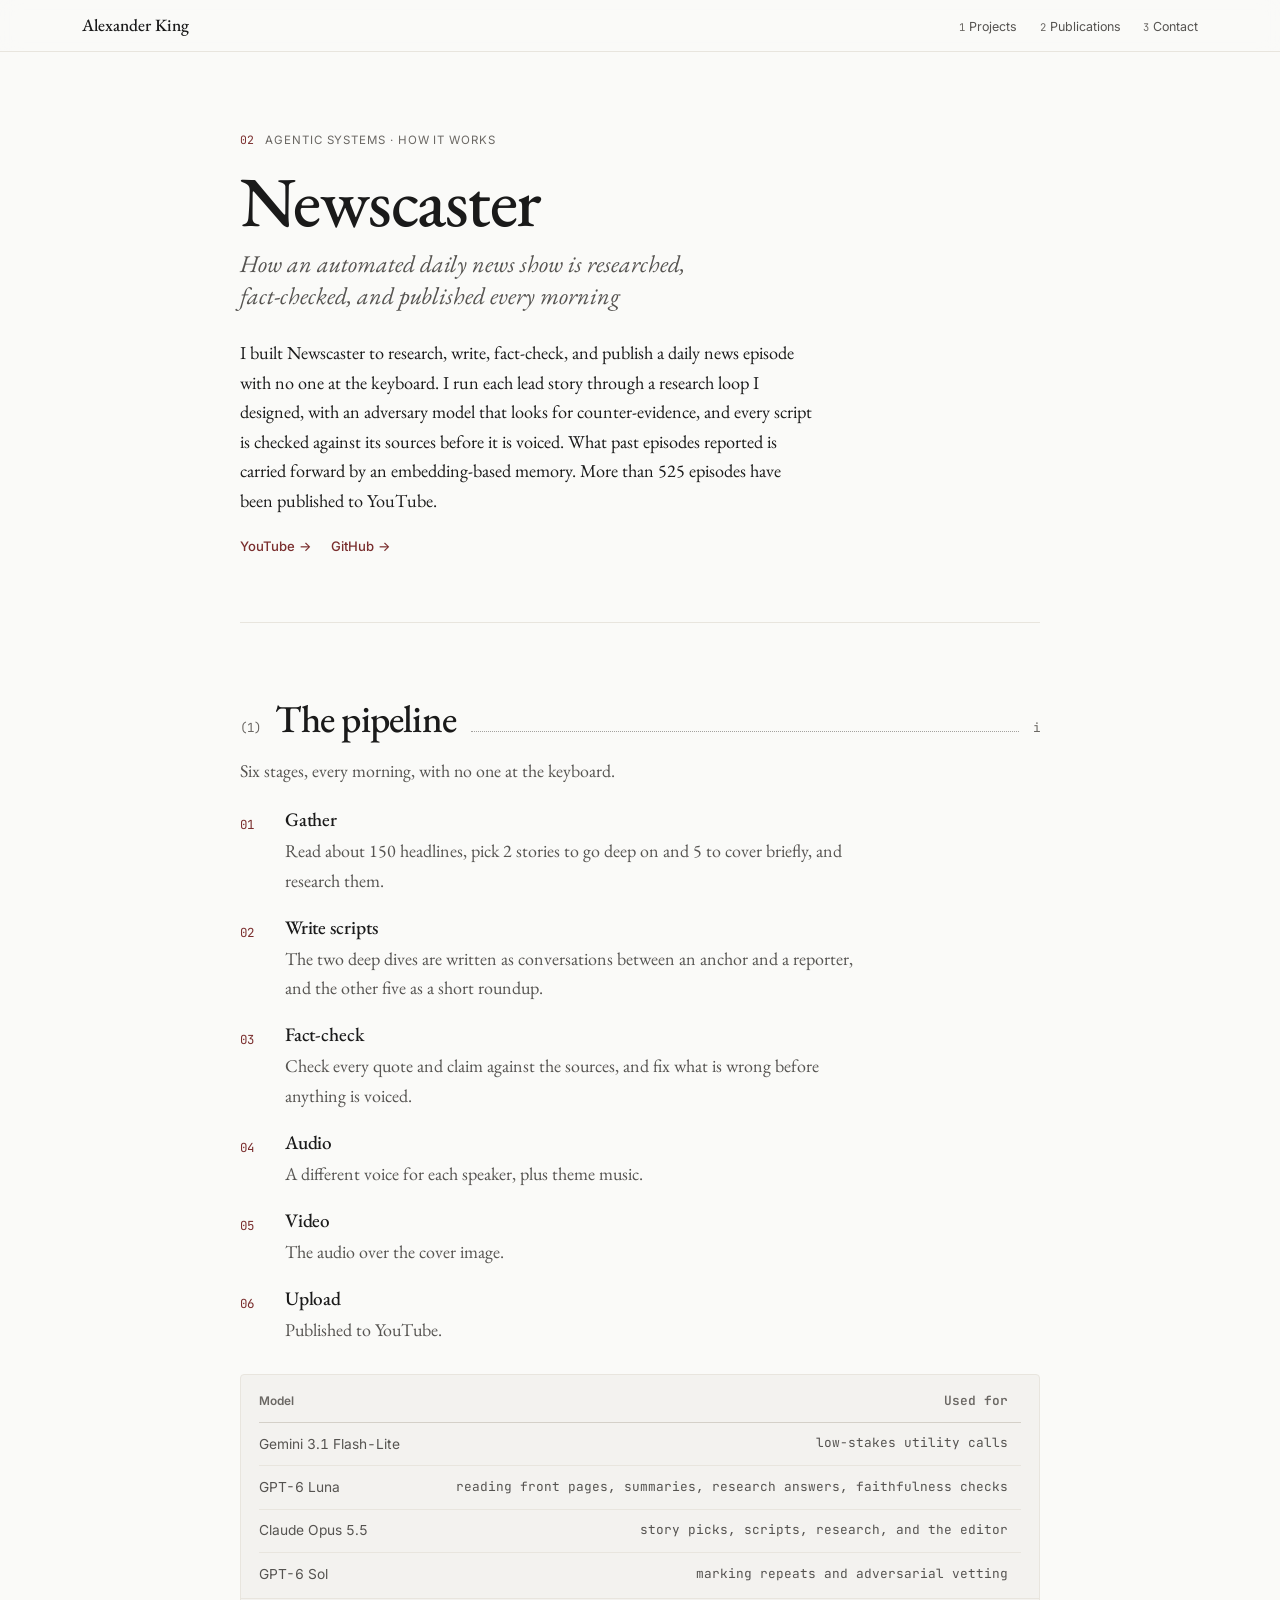
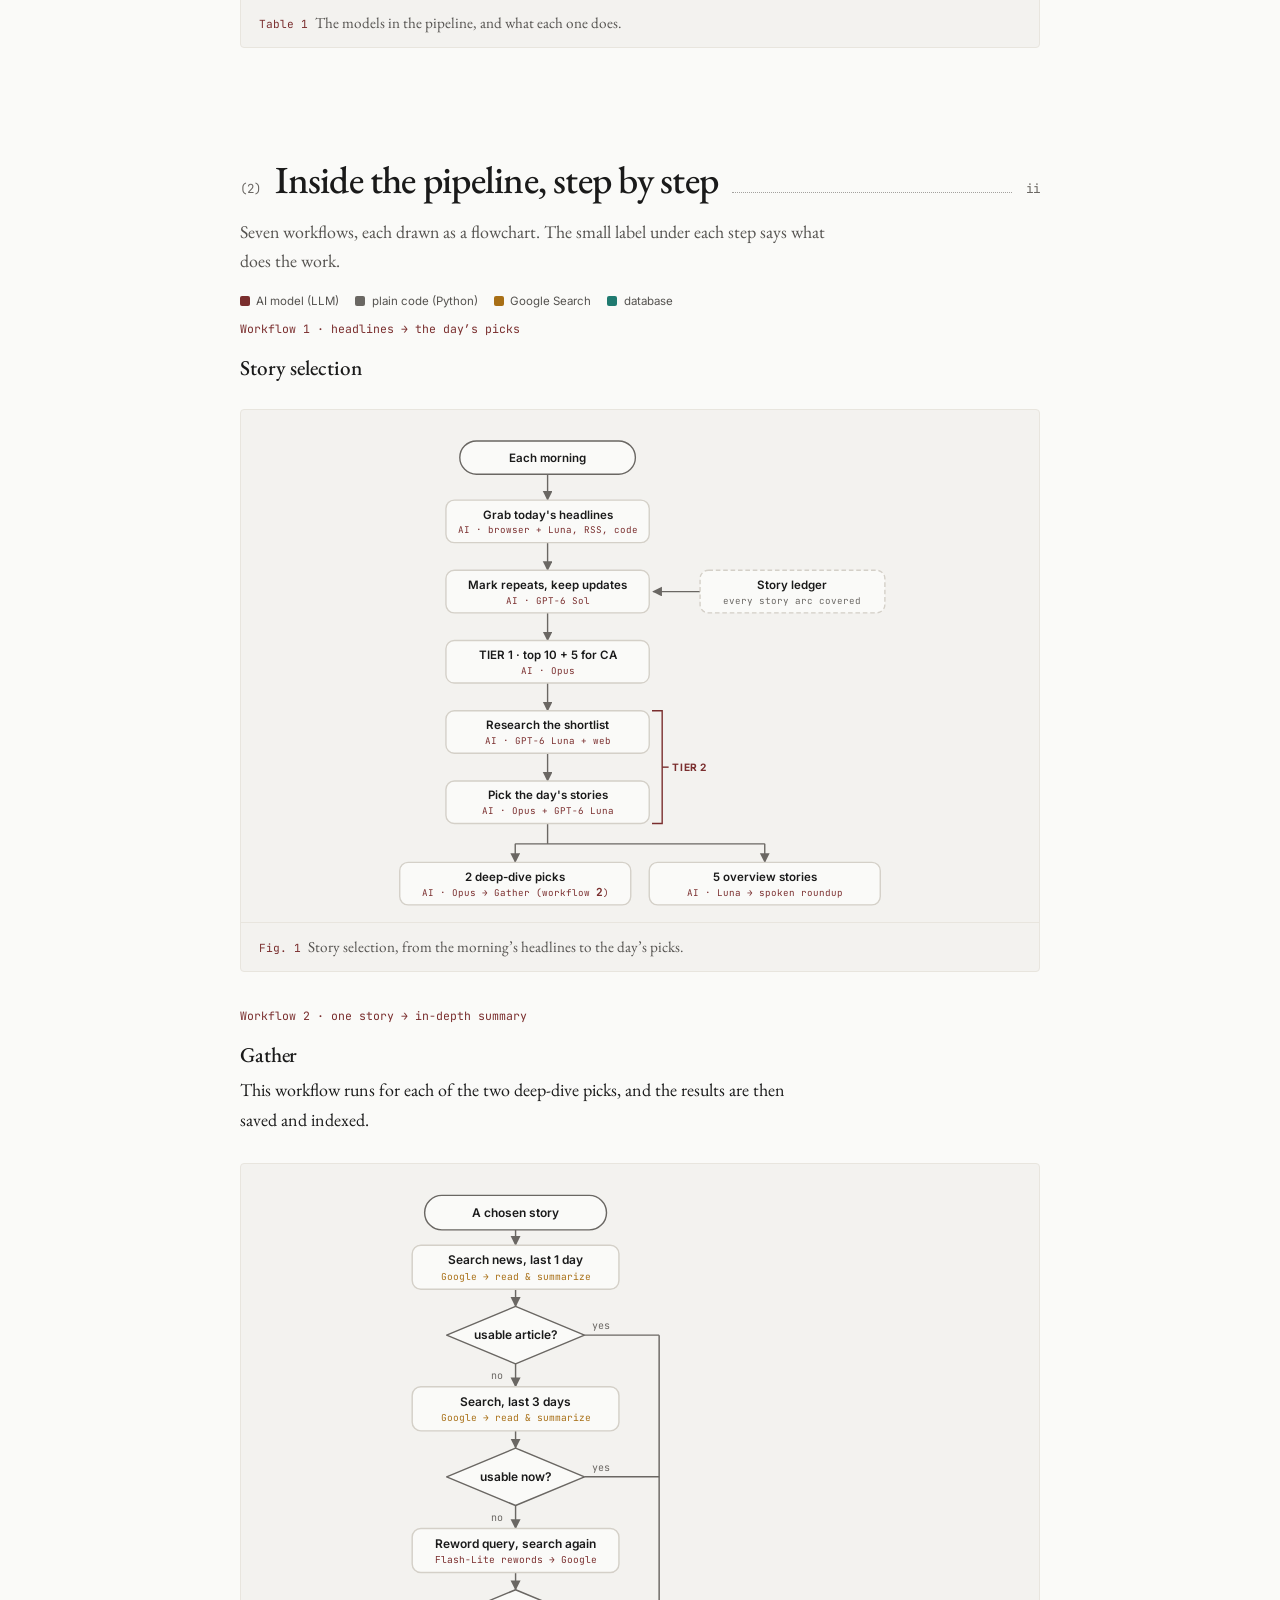
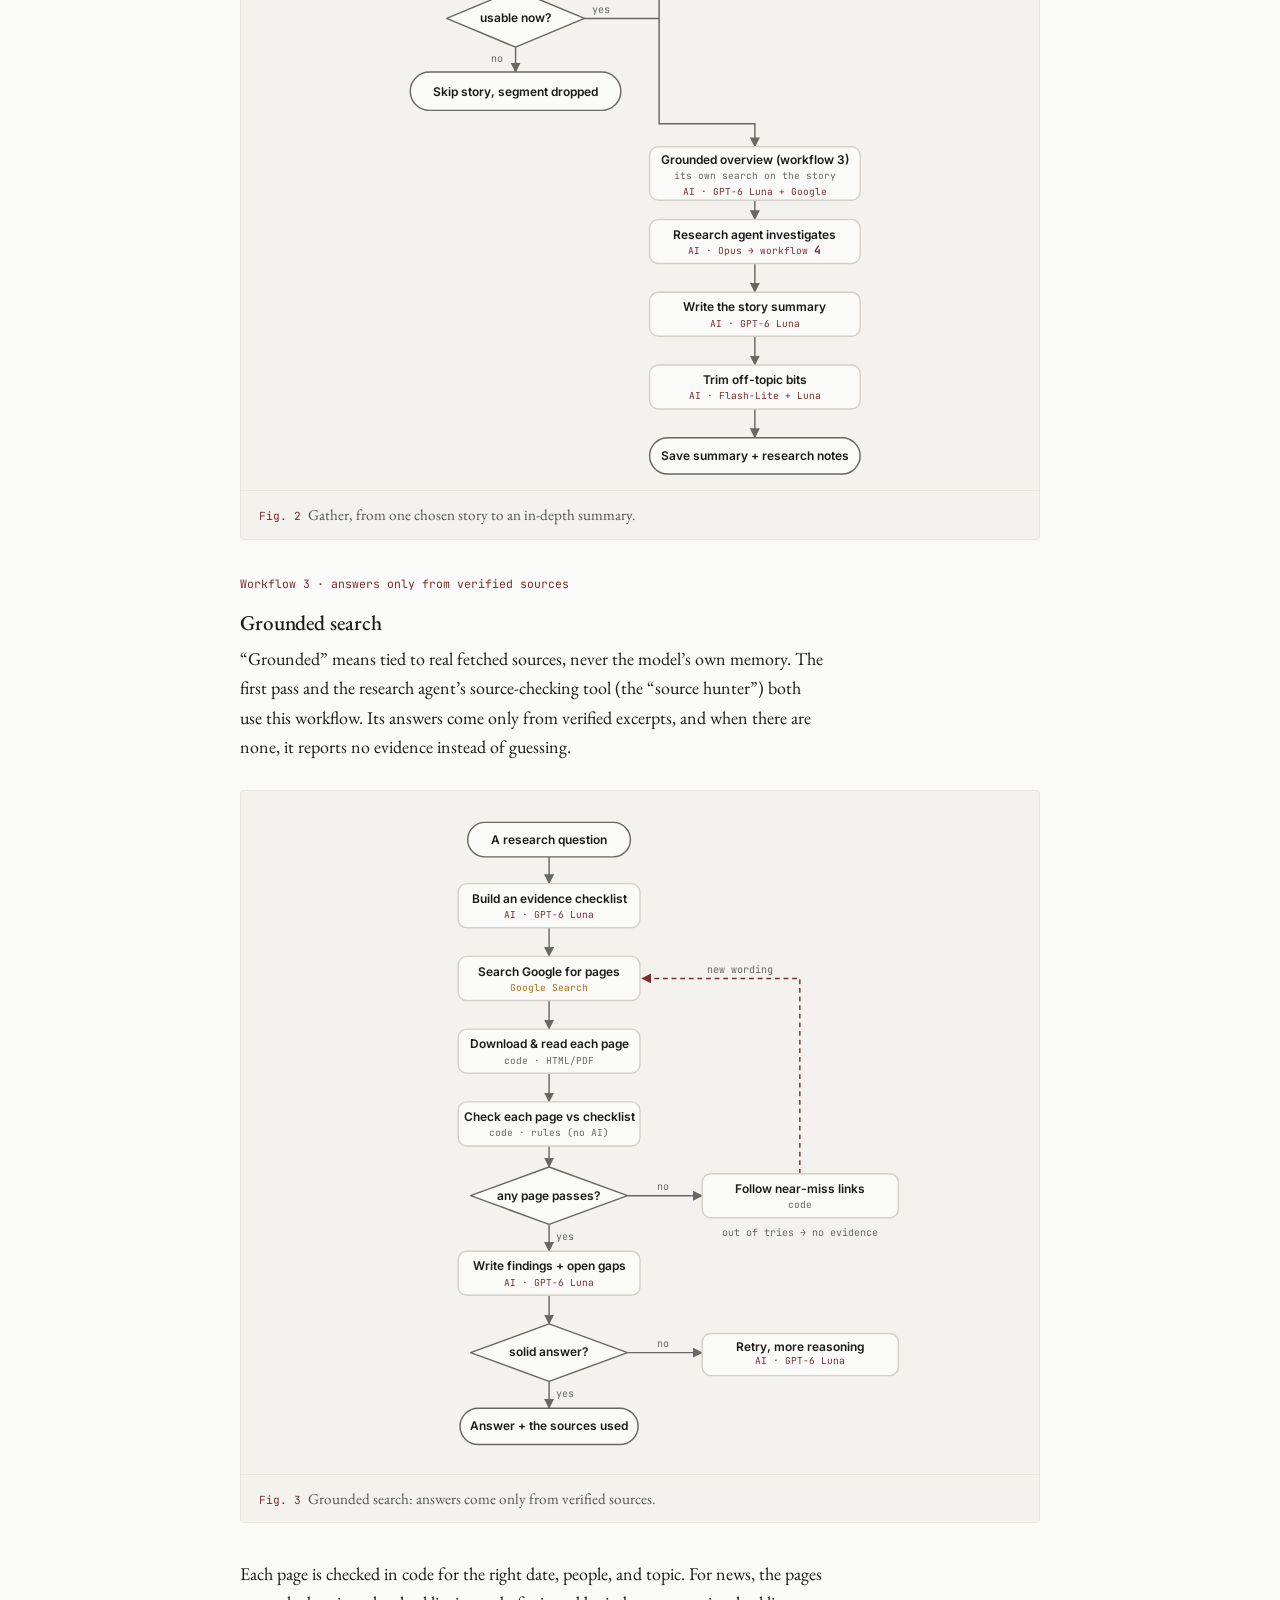
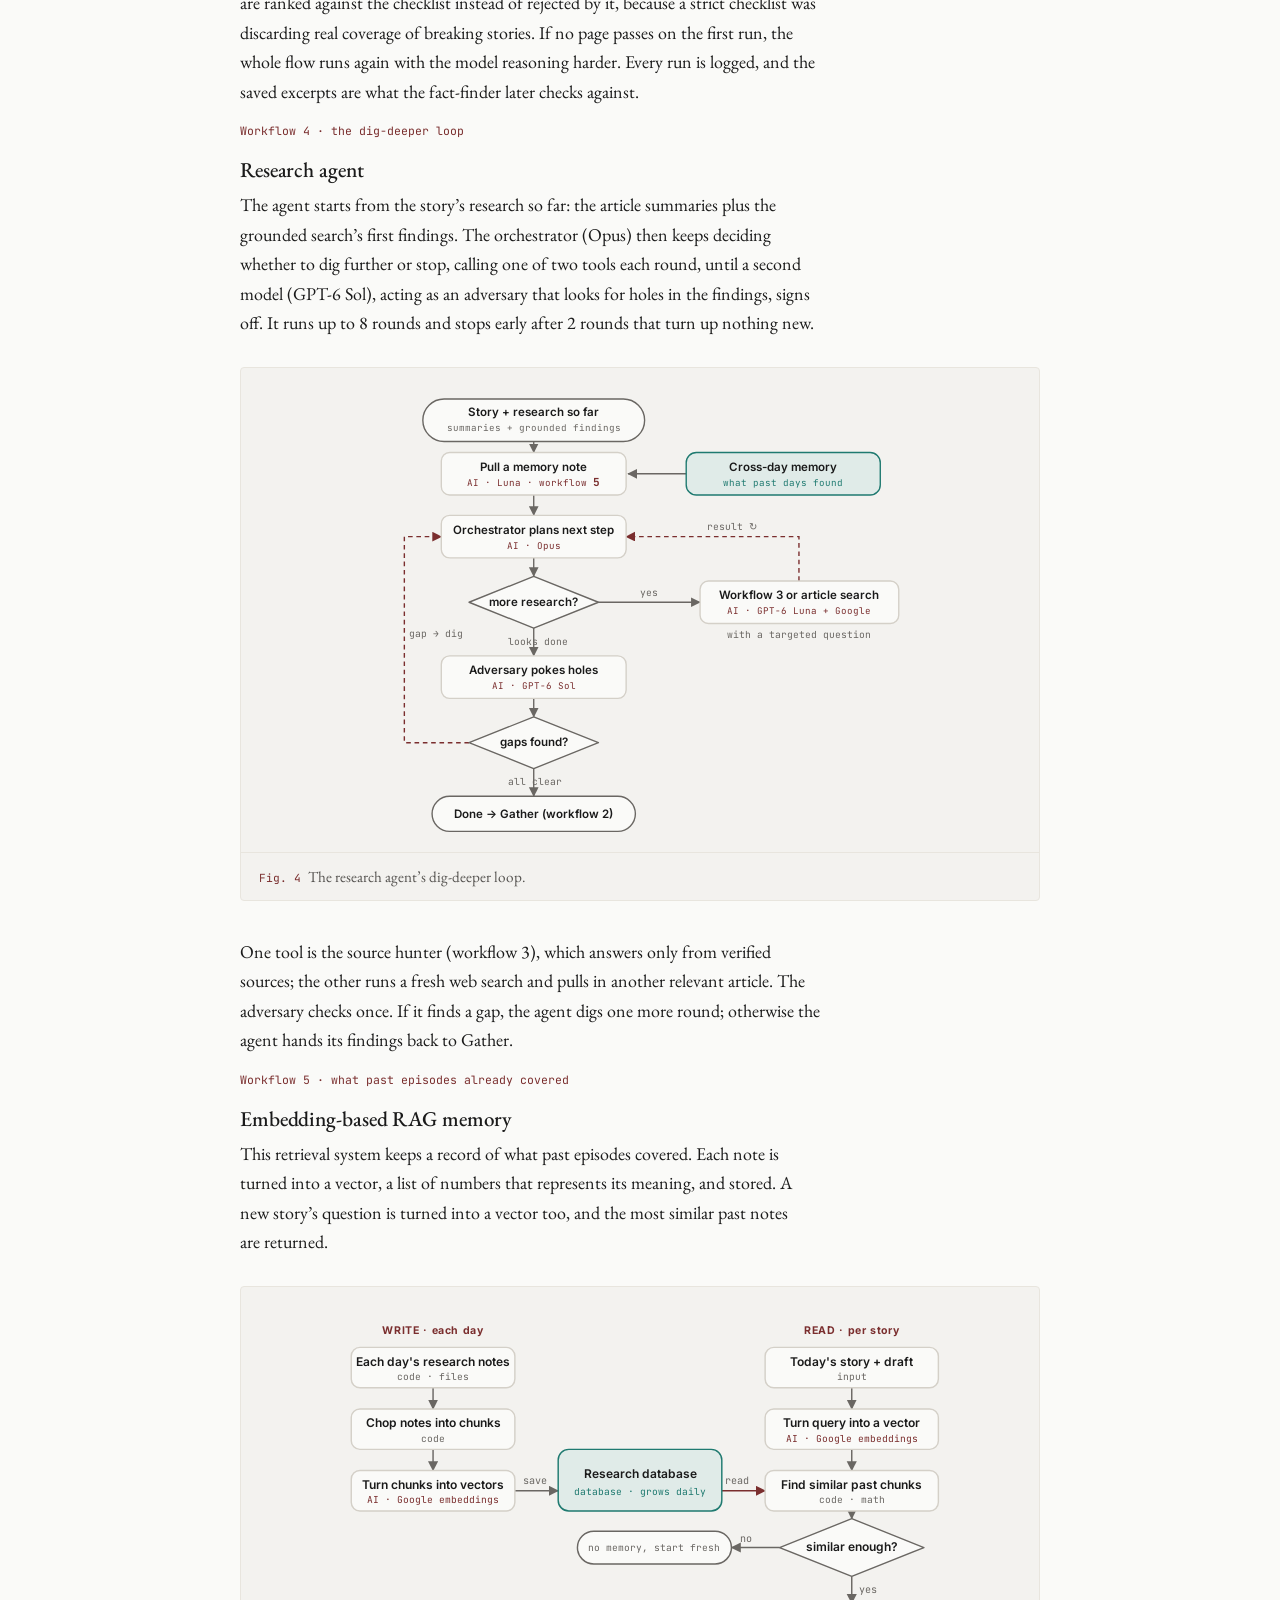
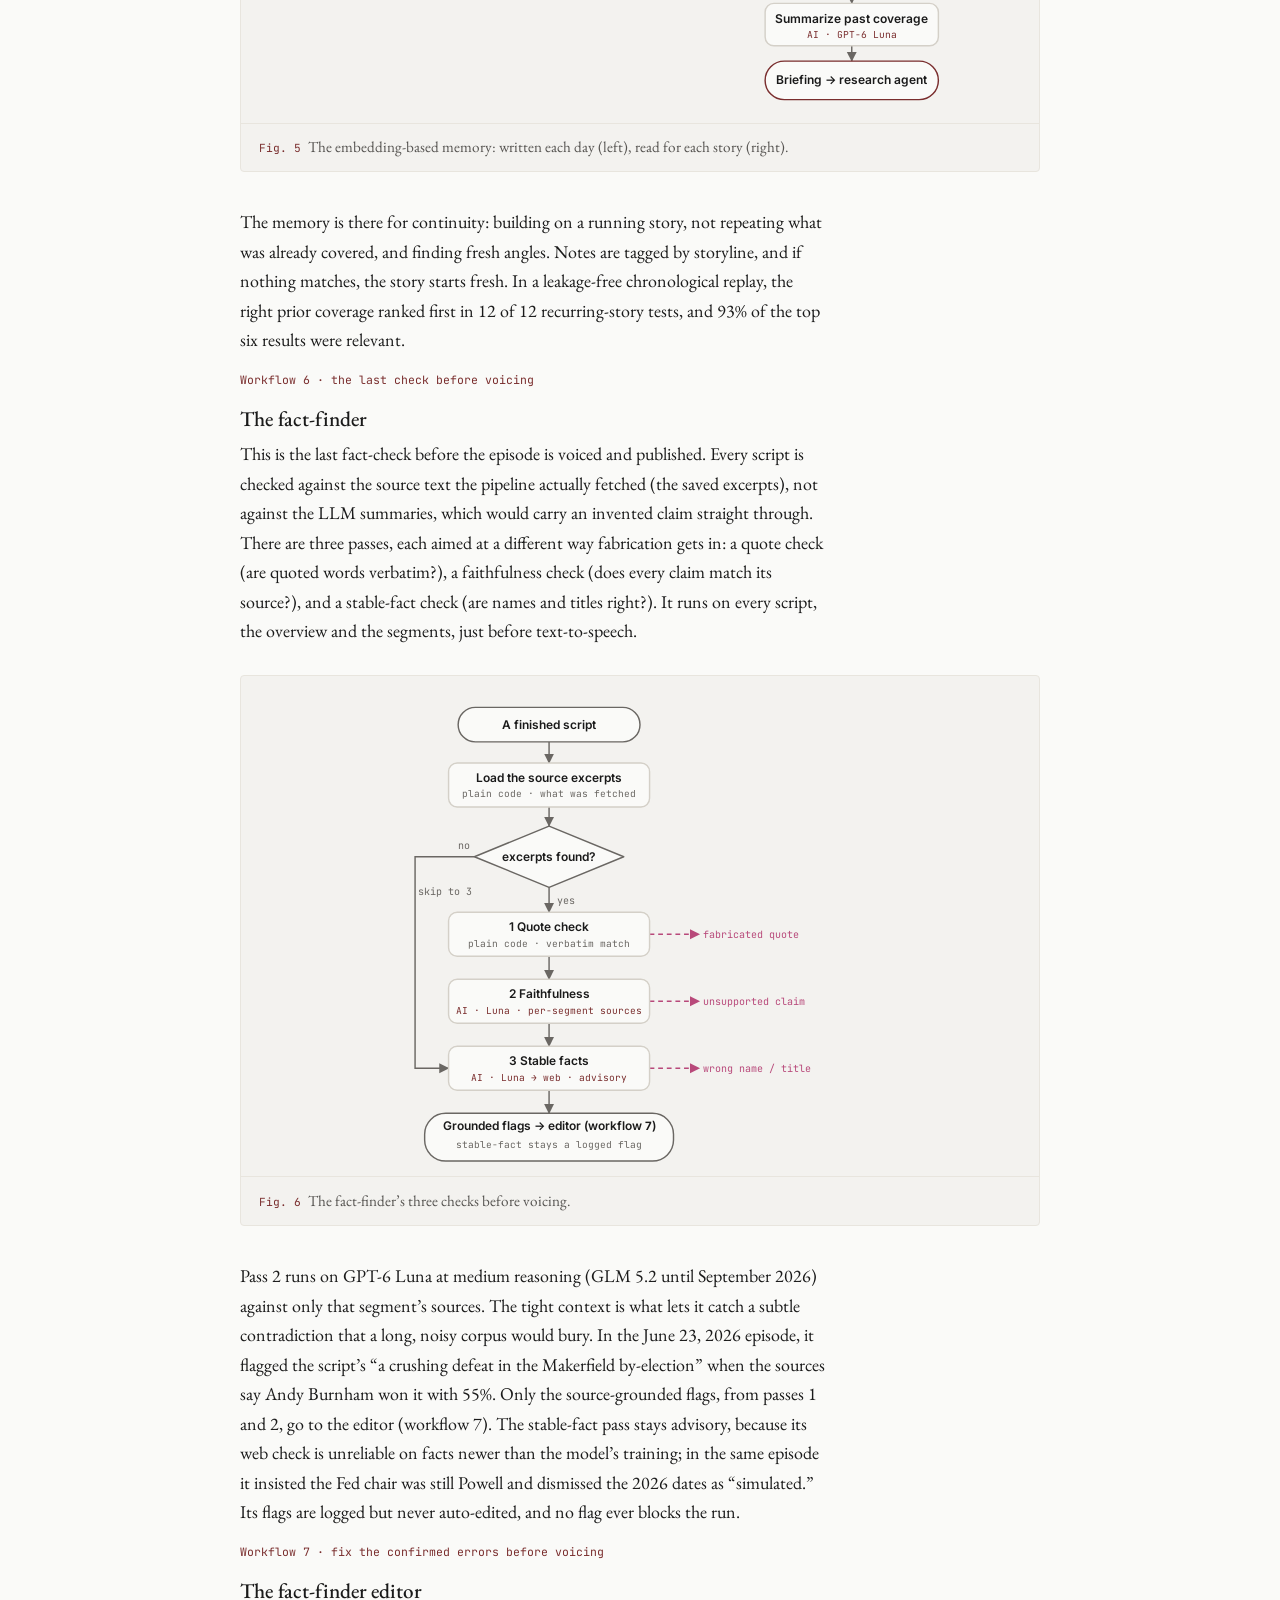
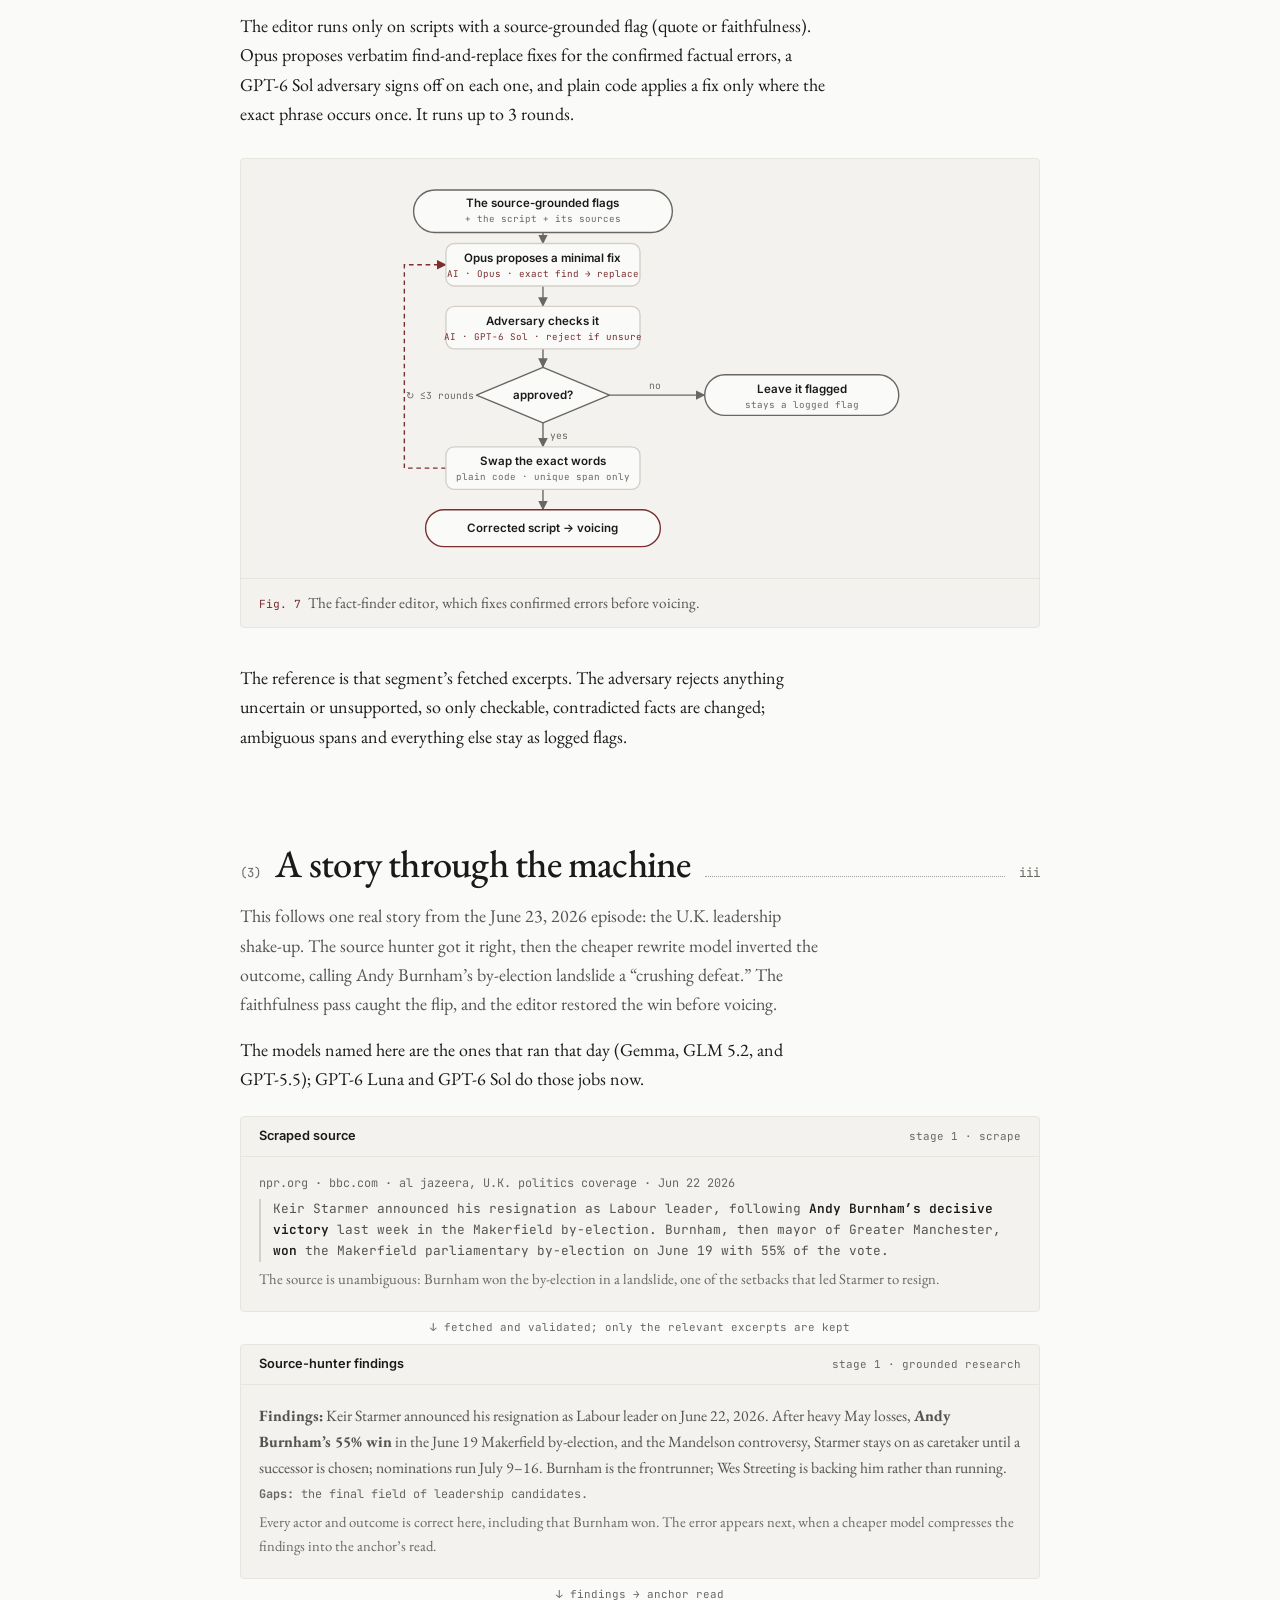
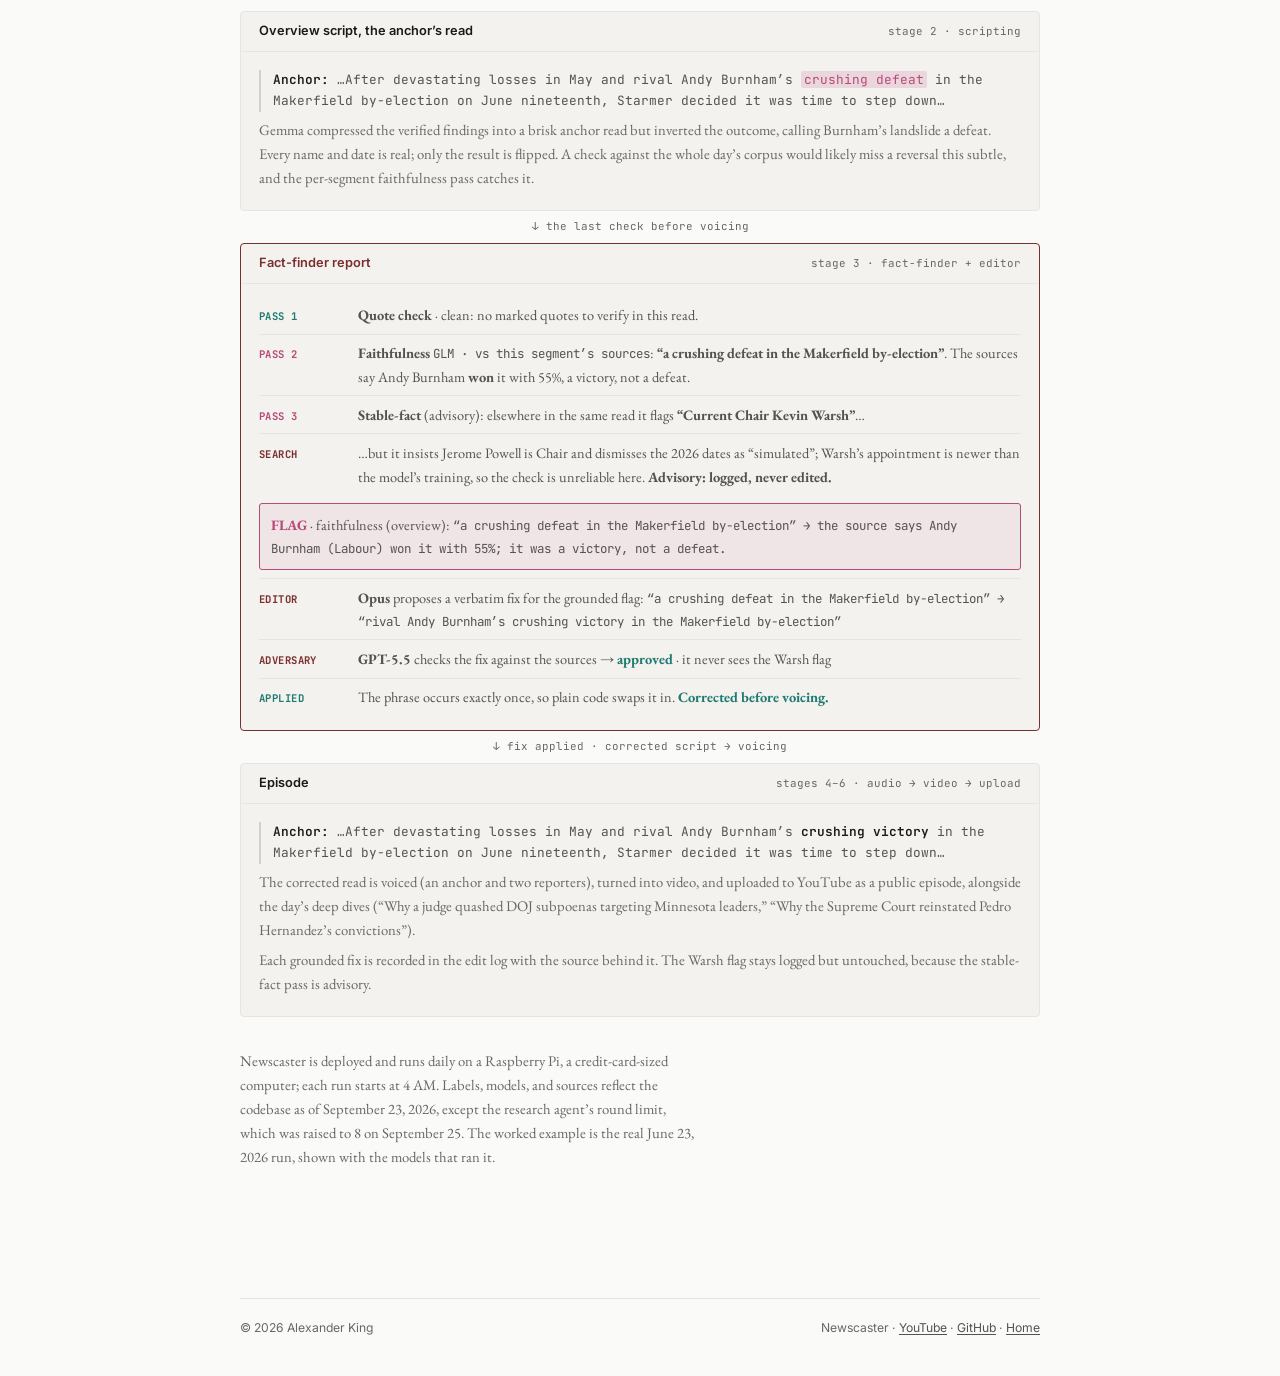
<file: newscaster_overview.html>
<!doctype html>
<html lang="en">
<head>
<meta charset="utf-8">
<meta name="viewport" content="width=device-width, initial-scale=1, viewport-fit=cover">
<title>Newscaster: Agentic AI Research and Publishing System</title>
<meta name="description" content="How Newscaster uses agentic source-grounded research, adversarial review, embedding-based RAG memory, fact-checking, and automated production to publish a daily news episode.">
<meta property="og:title" content="Newscaster: Agentic AI Research and Publishing System">
<meta property="og:description" content="A self-running pipeline that scrapes the day's news, grounds it against real sources, scripts an anchor and two reporters, fact-checks, and publishes an episode to YouTube.">
<meta property="og:type" content="article">
<meta property="og:url" content="https://alexanderjulianking.github.io/newscaster_overview.html">
<meta property="og:image" content="https://alexanderjulianking.github.io/og-image.jpg">
<meta property="og:image:width" content="1200">
<meta property="og:image:height" content="630">
<meta name="twitter:card" content="summary_large_image">
<meta name="twitter:image" content="https://alexanderjulianking.github.io/og-image.jpg">
<link rel="icon" href="data:image/svg+xml,<svg xmlns='http://www.w3.org/2000/svg' viewBox='0 0 100 100'><text y='.9em' font-size='90' font-family='Georgia, serif' fill='%237a2e2e'>A</text></svg>">
<link rel="preconnect" href="https://fonts.googleapis.com">
<link rel="preconnect" href="https://fonts.gstatic.com" crossorigin>
<script>(() => { const l = document.createElement('link'); l.rel = 'stylesheet'; l.href = 'https://fonts.googleapis.com/css2?family=EB+Garamond:ital,wght@0,400..800;1,400..800&family=Inter:wght@400;500;600&family=JetBrains+Mono:wght@400;500;700&display=swap'; document.head.appendChild(l); })();</script>
<noscript><link rel="stylesheet" href="https://fonts.googleapis.com/css2?family=EB+Garamond:ital,wght@0,400..800;1,400..800&family=Inter:wght@400;500;600&family=JetBrains+Mono:wght@400;500;700&display=swap"></noscript>
<link rel="stylesheet" href="site.css">
<style>
/* Flowcharts and the worked example, drawn in the site's palette:
   AI steps in the accent, Google Search in ochre, the database in teal, flags in pink. */
.fc-plate { padding-top: 18px; }
.fc { width: 100%; height: auto; max-width: 560px; display: block; margin: 0 auto 4px; padding-inline: 12px; }
.fc.wide { max-width: 640px; }
.fc .box, .fc .dec, .fc .term { fill: var(--paper); stroke: var(--rule); stroke-width: 1.5; }
.fc .dec, .fc .term { stroke: var(--ink-3); stroke-linejoin: round; }
.fc .box.acc, .fc .term.acc { stroke: var(--accent); }
.fc .box.muted { stroke-dasharray: 5 3; }
.fc .store { fill: color-mix(in srgb, var(--e-dr) 12%, var(--paper)); stroke: var(--e-dr); stroke-width: 1.5; }
.fc .edge { fill: none; stroke: var(--ink-3); stroke-width: 1.5; }
.fc .edge.a { stroke: var(--accent); }
.fc .edge.loop { stroke: var(--accent); stroke-dasharray: 5 4; }
.fc .edge.flag { stroke: var(--e-tf); stroke-dasharray: 5 4; }
.fc text { fill: var(--ink); font-family: var(--sans); }
.fc .t { font-size: 12.5px; font-weight: 600; }
.fc .s, .fc .lbl { fill: var(--ink-3); font-size: 10px; font-family: var(--mono); }
.fc .lbl { font-size: 10.5px; }
.fc .hd { fill: var(--accent); font-size: 11px; font-weight: 700; letter-spacing: 0.06em; }
.fc .s.ai { fill: var(--accent); }
.fc .s.web { fill: var(--ochre); }
.fc .s.db { fill: var(--e-dr); }
.fc .lbl.flag { fill: var(--e-tf); }
.legend .sw-web { background: var(--ochre); }
.legend .sw-py { background: var(--ink-3); }
.legend .sw-db { background: var(--e-dr); }
.ex-flow { display: grid; gap: 0; margin-top: 1.4rem; }
.ex-card { border: 1px solid var(--rule-2); border-radius: 4px; background: var(--plate); overflow: hidden; }
.ex-card.hot { border-color: var(--accent); }
.ex-bar { display: flex; align-items: baseline; gap: 0.6rem; padding: 0.55rem 18px; border-bottom: 1px solid var(--rule-2); font-family: var(--sans); font-size: 0.8rem; font-weight: 600; color: var(--ink); }
.ex-card.hot .ex-bar { color: var(--accent); }
.ex-bar .meta { margin-left: auto; font-family: var(--mono); font-size: 0.68rem; font-weight: 400; color: var(--ink-3); }
.ex-body { padding: 0.8rem 18px 0.9rem; font-size: 0.98rem; color: var(--ink-2); }
.ex-body p { margin: 0.35rem 0; max-width: none; }
.ex-body .src { font-family: var(--mono); font-size: 0.74rem; color: var(--ink-3); line-height: 1.5; }
.ex-body .note { font-size: 0.92rem; color: var(--ink-3); }
.quoteblock { font-family: var(--mono); font-size: 0.8rem; line-height: 1.55; color: var(--ink-2); border-left: 2px solid var(--rule); padding-left: 0.75rem; }
.quoteblock b { color: var(--ink); font-weight: 600; }
mark { background: color-mix(in srgb, var(--e-tf) 16%, transparent); color: var(--e-tf); padding: 0.02em 0.25em; border-radius: 2px; }
.fixed { color: var(--e-dr); }
.down { text-align: center; font-family: var(--mono); font-size: 0.68rem; color: var(--ink-3); padding: 0.45rem 0; }
.ff-line { display: flex; gap: 0.6rem; align-items: baseline; padding: 0.42rem 0; border-top: 1px solid var(--rule-2); font-size: 0.9rem; }
.ff-line:first-child { border-top: 0; }
.badge { flex: 0 0 5.6rem; font-family: var(--mono); font-size: 0.66rem; font-weight: 700; letter-spacing: 0.04em; }
.b-ok { color: var(--e-dr); }
.b-flag { color: var(--e-tf); }
.b-step { color: var(--accent); }
.ff-line .mono, .verdict .mono { font-family: var(--mono); font-size: 0.78rem; }
.verdict { margin: 0.5rem 0; padding: 0.55rem 0.7rem; border: 1px solid var(--e-tf); border-radius: 3px; background: color-mix(in srgb, var(--e-tf) 8%, transparent); font-size: 0.9rem; }
.verdict b { color: var(--e-tf); }
@media (max-width: 560px) { .ff-line { flex-direction: column; gap: 0.15rem; } .badge { flex: none; } }
</style>
</head>
<body>
<nav class="nav stay" id="nav" aria-label="Site">
  <div class="nav-in">
    <a class="nav-name" href="index.html">Alexander King</a>
    <a class="link" href="index.html#projects"><span class="n">1</span>Projects</a>
    <a class="link" href="index.html#publications"><span class="n">2</span>Publications</a>
    <a class="link" href="index.html#contact"><span class="n">3</span>Contact</a>
  </div>
  <div class="nav-progress" id="nav-progress"></div>
</nav>

<div class="page">
<main class="article">

  <header class="art-head">
    <p class="proj-kicker"><span class="n">02</span>Agentic systems &middot; how it works</p>
    <h1>Newscaster</h1>
    <p class="dek">How an automated daily news show is researched, fact-checked, and published every morning</p>
    <p class="lede">I built Newscaster to research, write, fact-check, and publish a daily news episode with no one at the keyboard. I run each lead story through a research loop I designed, with an adversary model that looks for counter-evidence, and every script is checked against its sources before it is voiced. What past episodes reported is carried forward by an embedding-based memory. More than 525 episodes have been published to YouTube.</p>
    <p class="links"><a href="https://www.youtube.com/@NewsFromAlex" target="_blank" rel="noopener">YouTube &rarr;</a><a href="https://github.com/AlexanderJulianKing/ai-news-podcast" target="_blank" rel="noopener">GitHub &rarr;</a></p>
  </header>

  <section class="art-sec" id="pipeline" aria-labelledby="pipe-h">
    <header class="sec-head"><span class="n">(1)</span><h2 id="pipe-h">The pipeline</h2><span class="dots" aria-hidden="true"></span><span class="r" aria-hidden="true">i</span></header>
    <p class="intro">Six stages, every morning, with no one at the keyboard.</p>
    <ol class="steps">
      <li><div><h3>Gather</h3><p>Read about 150 headlines, pick 2 stories to go deep on and 5 to cover briefly, and research them.</p></div></li>
      <li><div><h3>Write scripts</h3><p>The two deep dives are written as conversations between an anchor and a reporter, and the other five as a short roundup.</p></div></li>
      <li><div><h3>Fact-check</h3><p>Check every quote and claim against the sources, and fix what is wrong before anything is voiced.</p></div></li>
      <li><div><h3>Audio</h3><p>A different voice for each speaker, plus theme music.</p></div></li>
      <li><div><h3>Video</h3><p>The audio over the cover image.</p></div></li>
      <li><div><h3>Upload</h3><p>Published to YouTube.</p></div></li>
    </ol>
    <figure class="plate">
      <div class="table-scroll"><table class="data">
        <thead><tr><th>Model</th><th>Used for</th></tr></thead>
        <tbody>
          <tr><td>Gemini 3.1 Flash-Lite</td><td>low-stakes utility calls</td></tr>
          <tr><td>GPT-6 Luna</td><td>reading front pages, summaries, research answers, faithfulness checks</td></tr>
          <tr><td>Claude Opus 5.5</td><td>story picks, scripts, research, and the editor</td></tr>
          <tr><td>GPT-6 Sol</td><td>marking repeats and adversarial vetting</td></tr>
        </tbody>
      </table></div>
      <figcaption><span class="fig">Table 1</span>The models in the pipeline, and what each one does.</figcaption>
      <div class="plate-bar"></div>
    </figure>
  </section>

  <section class="art-sec" id="inside" aria-labelledby="inside-h">
    <header class="sec-head"><span class="n">(2)</span><h2 id="inside-h">Inside the pipeline, step by step</h2><span class="dots" aria-hidden="true"></span><span class="r" aria-hidden="true">ii</span></header>
    <p class="intro">Seven workflows, each drawn as a flowchart. The small label under each step says what does the work.</p>
    <ul class="legend" style="margin-bottom:0.6rem"><li><i class="sw-acc"></i>AI model (LLM)</li><li><i class="sw-py"></i>plain code (Python)</li><li><i class="sw-web"></i>Google Search</li><li><i class="sw-db"></i>database</li></ul>

    <p class="label">Workflow 1 &middot; headlines &rarr; the day&rsquo;s picks</p>
    <h3 style="margin-top:0">Story selection</h3>
    <figure class="plate fc-plate">
      <svg class="fc" viewBox="0 0 580 530" role="img" aria-label="Story selection flowchart: read about 150 headlines from 16 sections, mark repeats against the story ledger, Tier 1 scores and keeps the top 10 plus 5 for California, Tier 2 researches the shortlist and picks the stories">
    <defs><marker id="arP" markerWidth="9" markerHeight="9" refX="6.5" refY="3.5" orient="auto"><path d="M0,0 L7,3.5 L0,7 z" fill="context-stroke"/></marker></defs>
    <path class="edge" marker-end="url(#arP)" d="M190,50 V78"/>
    <path class="edge" marker-end="url(#arP)" d="M190,124 V154"/>
    <path class="edge" marker-end="url(#arP)" d="M190,200 V230"/>
    <path class="edge" marker-end="url(#arP)" d="M190,276 V306"/>
    <path class="edge" marker-end="url(#arP)" d="M190,352 V382"/>
    <path class="edge" d="M190,428 V450"/>
    <path class="edge" d="M155,450 H425"/>
    <path class="edge" marker-end="url(#arP)" d="M155,450 V470"/>
    <path class="edge" marker-end="url(#arP)" d="M425,450 V470"/>
    <g><rect class="term" x="95" y="14" width="190" height="36" rx="18"/><text class="t" x="190" y="37" text-anchor="middle">Each morning</text></g>
    <g><rect class="box" x="80" y="78" width="220" height="46" rx="9"/><text class="t" x="190" y="98" text-anchor="middle">Grab today's headlines</text><text class="s ai" x="190" y="114" text-anchor="middle">AI · browser + Luna, RSS, code</text></g>
    <g><rect class="box" x="80" y="154" width="220" height="46" rx="9"/><text class="t" x="190" y="174" text-anchor="middle">Mark repeats, keep updates</text><text class="s ai" x="190" y="190" text-anchor="middle">AI · GPT-6 Sol</text></g>
    <path class="edge" marker-end="url(#arP)" d="M355,177 H304"/>
    <g><rect class="box muted" x="355" y="154" width="200" height="46" rx="9"/><text class="t" x="455" y="174" text-anchor="middle">Story ledger</text><text class="s" x="455" y="190" text-anchor="middle">every story arc covered</text></g>
    <g><rect class="box" x="80" y="230" width="220" height="46" rx="9"/><text class="t" x="190" y="250" text-anchor="middle">TIER 1 · top 10 + 5 for CA</text><text class="s ai" x="190" y="266" text-anchor="middle">AI · Opus</text></g>
    <g><rect class="box" x="80" y="306" width="220" height="46" rx="9"/><text class="t" x="190" y="326" text-anchor="middle">Research the shortlist</text><text class="s ai" x="190" y="342" text-anchor="middle">AI · GPT-6 Luna + web</text></g>
    <g><rect class="box" x="80" y="382" width="220" height="46" rx="9"/><text class="t" x="190" y="402" text-anchor="middle">Pick the day's stories</text><text class="s ai" x="190" y="418" text-anchor="middle">AI · Opus + GPT-6 Luna</text></g>
    <path class="edge a" d="M303,306 H314 V428 H303"/><path class="edge a" d="M314,367 H321"/>
    <text class="hd" x="325" y="371">TIER 2</text>
    <g><rect class="box" x="30" y="470" width="250" height="46" rx="9"/><text class="t" x="155" y="490" text-anchor="middle">2 deep-dive picks</text><text class="s ai" x="155" y="506" text-anchor="middle">AI · Opus → Gather (workflow <tspan font-size="12" font-weight="700">2</tspan>)</text></g>
    <g><rect class="box" x="300" y="470" width="250" height="46" rx="9"/><text class="t" x="425" y="490" text-anchor="middle">5 overview stories</text><text class="s ai" x="425" y="506" text-anchor="middle">AI · Luna → spoken roundup</text></g>
  </svg>
      <figcaption><span class="fig">Fig. 1</span>Story selection, from the morning&rsquo;s headlines to the day&rsquo;s picks.</figcaption>
      <div class="plate-bar"></div>
    </figure>

    <p class="label">Workflow 2 &middot; one story &rarr; in-depth summary</p>
    <h3 style="margin-top:0">Gather</h3>
    <p>This workflow runs for each of the two deep-dive picks, and the results are then saved and indexed.</p>
    <figure class="plate fc-plate">
      <svg class="fc" viewBox="0 0 560 945" role="img" aria-label="Gather flowchart: an escalating search, last 1 day, then last 3 days, then a reworded query. A usable article continues to the grounded overview, research agent and summary; if all three fail, the story is skipped.">
    <defs><marker id="arG" markerWidth="9" markerHeight="9" refX="6.5" refY="3.5" orient="auto"><path d="M0,0 L7,3.5 L0,7 z" fill="context-stroke"/></marker></defs>
    <path class="edge" marker-end="url(#arG)" d="M150,50 V66"/>
    <path class="edge" marker-end="url(#arG)" d="M150,112 V130"/>
    <path class="edge" marker-end="url(#arG)" d="M150,190 V214"/><text class="lbl" x="124" y="206">no</text>
    <path class="edge" marker-end="url(#arG)" d="M150,260 V278"/>
    <path class="edge" marker-end="url(#arG)" d="M150,338 V362"/><text class="lbl" x="124" y="354">no</text>
    <path class="edge" marker-end="url(#arG)" d="M150,408 V426"/>
    <path class="edge" marker-end="url(#arG)" d="M150,486 V512"/><text class="lbl" x="124" y="502">no</text>
    <path class="edge" d="M222,160 H300"/><text class="lbl" x="230" y="154">yes</text>
    <path class="edge" d="M222,308 H300"/><text class="lbl" x="230" y="302">yes</text>
    <path class="edge" d="M222,456 H300"/><text class="lbl" x="230" y="450">yes</text>
    <path class="edge" marker-end="url(#arG)" d="M300,160 V566 H400 V590"/>
    <path class="edge" marker-end="url(#arG)" d="M400,646 V666"/>
    <path class="edge" marker-end="url(#arG)" d="M400,712 V742"/>
    <path class="edge" marker-end="url(#arG)" d="M400,788 V818"/>
    <path class="edge" marker-end="url(#arG)" d="M400,864 V894"/>
    <g><rect class="term" x="55" y="14" width="190" height="36" rx="18"/><text class="t" x="150" y="37" text-anchor="middle">A chosen story</text></g>
    <g><rect class="box" x="42" y="66" width="216" height="46" rx="9"/><text class="t" x="150" y="86" text-anchor="middle">Search news, last 1 day</text><text class="s web" x="150" y="102" text-anchor="middle">Google → read &amp; summarize</text></g>
    <polygon class="dec" points="150,130 222,160 150,190 78,160"/><text class="t" x="150" y="164" text-anchor="middle">usable article?</text>
    <g><rect class="box" x="42" y="214" width="216" height="46" rx="9"/><text class="t" x="150" y="234" text-anchor="middle">Search, last 3 days</text><text class="s web" x="150" y="250" text-anchor="middle">Google → read &amp; summarize</text></g>
    <polygon class="dec" points="150,278 222,308 150,338 78,308"/><text class="t" x="150" y="312" text-anchor="middle">usable now?</text>
    <g><rect class="box" x="42" y="362" width="216" height="46" rx="9"/><text class="t" x="150" y="382" text-anchor="middle">Reword query, search again</text><text class="s ai" x="150" y="398" text-anchor="middle">Flash-Lite rewords → Google</text></g>
    <polygon class="dec" points="150,426 222,456 150,486 78,456"/><text class="t" x="150" y="460" text-anchor="middle">usable now?</text>
    <g><rect class="term" x="40" y="512" width="220" height="40" rx="20"/><text class="t" x="150" y="537" text-anchor="middle">Skip story, segment dropped</text></g>
    <g><rect class="box" x="290" y="590" width="220" height="56" rx="9"/><text class="t" x="400" y="608" text-anchor="middle">Grounded overview (workflow 3)</text><text class="s" x="400" y="624" text-anchor="middle">its own search on the story</text><text class="s ai" x="400" y="640" text-anchor="middle">AI · GPT-6 Luna + Google</text></g>
    <g><rect class="box" x="290" y="666" width="220" height="46" rx="9"/><text class="t" x="400" y="686" text-anchor="middle">Research agent investigates</text><text class="s ai" x="400" y="702" text-anchor="middle">AI · Opus → workflow <tspan font-size="12" font-weight="700">4</tspan></text></g>
    <g><rect class="box" x="290" y="742" width="220" height="46" rx="9"/><text class="t" x="400" y="762" text-anchor="middle">Write the story summary</text><text class="s ai" x="400" y="778" text-anchor="middle">AI · GPT-6 Luna</text></g>
    <g><rect class="box" x="290" y="818" width="220" height="46" rx="9"/><text class="t" x="400" y="838" text-anchor="middle">Trim off-topic bits</text><text class="s ai" x="400" y="854" text-anchor="middle">AI · Flash-Lite + Luna</text></g>
    <g><rect class="term" x="290" y="894" width="220" height="38" rx="19"/><text class="t" x="400" y="917" text-anchor="middle">Save summary + research notes</text></g>
  </svg>
      <figcaption><span class="fig">Fig. 2</span>Gather, from one chosen story to an in-depth summary.</figcaption>
      <div class="plate-bar"></div>
    </figure>

    <p class="label">Workflow 3 &middot; answers only from verified sources</p>
    <h3 style="margin-top:0">Grounded search</h3>
    <p>&ldquo;Grounded&rdquo; means tied to real fetched sources, never the model&rsquo;s own memory. The first pass and the research agent&rsquo;s source-checking tool (the &ldquo;source hunter&rdquo;) both use this workflow. Its answers come only from verified excerpts, and when there are none, it reports no evidence instead of guessing.</p>
    <figure class="plate fc-plate">
      <svg class="fc" viewBox="0 0 560 690" role="img" aria-label="Grounded search flowchart: build a checklist, search, fetch, check each page, write findings and gaps">
    <defs><marker id="arS" markerWidth="9" markerHeight="9" refX="6.5" refY="3.5" orient="auto"><path d="M0,0 L7,3.5 L0,7 z" fill="context-stroke"/></marker></defs>
    <path class="edge" marker-end="url(#arS)" d="M185,50 V78"/>
    <path class="edge" marker-end="url(#arS)" d="M185,124 V154"/>
    <path class="edge" marker-end="url(#arS)" d="M185,200 V230"/>
    <path class="edge" marker-end="url(#arS)" d="M185,276 V306"/>
    <path class="edge" marker-end="url(#arS)" d="M185,352 V374"/>
    <path class="edge" marker-end="url(#arS)" d="M185,434 V462"/><text class="lbl" x="192" y="450">yes</text>
    <path class="edge" marker-end="url(#arS)" d="M267,404 H345"/><text class="lbl" x="298" y="398">no</text>
    <path class="edge loop" marker-end="url(#arS)" d="M447,381 V177 H282"/><text class="lbl" x="350" y="171">new wording</text>
    <text class="lbl" x="447" y="446" text-anchor="middle">out of tries → no evidence</text>
    <path class="edge" marker-end="url(#arS)" d="M185,508 V538"/>
    <path class="edge" marker-end="url(#arS)" d="M185,598 V626"/><text class="lbl" x="192" y="614">yes</text>
    <path class="edge" marker-end="url(#arS)" d="M267,568 H345"/><text class="lbl" x="298" y="562">no</text>
    <g><rect class="term" x="100" y="14" width="170" height="36" rx="18"/><text class="t" x="185" y="37" text-anchor="middle">A research question</text></g>
    <g><rect class="box" x="90" y="78" width="190" height="46" rx="9"/><text class="t" x="185" y="98" text-anchor="middle">Build an evidence checklist</text><text class="s ai" x="185" y="114" text-anchor="middle">AI · GPT-6 Luna</text></g>
    <g><rect class="box" x="90" y="154" width="190" height="46" rx="9"/><text class="t" x="185" y="174" text-anchor="middle">Search Google for pages</text><text class="s web" x="185" y="190" text-anchor="middle">Google Search</text></g>
    <g><rect class="box" x="90" y="230" width="190" height="46" rx="9"/><text class="t" x="185" y="250" text-anchor="middle">Download &amp; read each page</text><text class="s py" x="185" y="266" text-anchor="middle">code · HTML/PDF</text></g>
    <g><rect class="box" x="90" y="306" width="190" height="46" rx="9"/><text class="t" x="185" y="326" text-anchor="middle">Check each page vs checklist</text><text class="s py" x="185" y="342" text-anchor="middle">code · rules (no AI)</text></g>
    <polygon class="dec" points="185,374 267,404 185,434 103,404"/><text class="t" x="185" y="408" text-anchor="middle">any page passes?</text>
    <g><rect class="box" x="345" y="381" width="205" height="46" rx="9"/><text class="t" x="447" y="401" text-anchor="middle">Follow near-miss links</text><text class="s py" x="447" y="417" text-anchor="middle">code</text></g>
    <g><rect class="box" x="90" y="462" width="190" height="46" rx="9"/><text class="t" x="185" y="482" text-anchor="middle">Write findings + open gaps</text><text class="s ai" x="185" y="498" text-anchor="middle">AI · GPT-6 Luna</text></g>
    <polygon class="dec" points="185,538 267,568 185,598 103,568"/><text class="t" x="185" y="572" text-anchor="middle">solid answer?</text>
    <g><rect class="box" x="345" y="548" width="205" height="44" rx="9"/><text class="t" x="447" y="566" text-anchor="middle">Retry, more reasoning</text><text class="s ai" x="447" y="580" text-anchor="middle">AI · GPT-6 Luna</text></g>
    <g><rect class="term" x="92" y="626" width="186" height="38" rx="19"/><text class="t" x="185" y="649" text-anchor="middle">Answer + the sources used</text></g>
  </svg>
      <figcaption><span class="fig">Fig. 3</span>Grounded search: answers come only from verified sources.</figcaption>
      <div class="plate-bar"></div>
    </figure>
    <p>Each page is checked in code for the right date, people, and topic. For news, the pages are ranked against the checklist instead of rejected by it, because a strict checklist was discarding real coverage of breaking stories. If no page passes on the first run, the whole flow runs again with the model reasoning harder. Every run is logged, and the saved excerpts are what the fact-finder later checks against.</p>

    <p class="label">Workflow 4 &middot; the dig-deeper loop</p>
    <h3 style="margin-top:0">Research agent</h3>
    <p>The agent starts from the story&rsquo;s research so far: the article summaries plus the grounded search&rsquo;s first findings. The orchestrator (Opus) then keeps deciding whether to dig further or stop, calling one of two tools each round, until a second model (GPT-6 Sol), acting as an adversary that looks for holes in the findings, signs off. It runs up to 8 rounds and stops early after 2 rounds that turn up nothing new.</p>
    <figure class="plate fc-plate">
      <svg class="fc" viewBox="0 0 580 500" role="img" aria-label="Research agent loop: pull a memory note from the cross-day memory, the controller plans, and if more research is needed runs a search tool with a targeted question and loops, the adversary checks for gaps, then it is done">
    <defs><marker id="arA" markerWidth="9" markerHeight="9" refX="6.5" refY="3.5" orient="auto"><path d="M0,0 L7,3.5 L0,7 z" fill="context-stroke"/></marker></defs>
    <path class="edge" marker-end="url(#arA)" d="M175,60 V72"/>
    <path class="edge" marker-end="url(#arA)" d="M175,118 V140"/>
    <path class="edge" marker-end="url(#arA)" d="M175,186 V206"/>
    <path class="edge" marker-end="url(#arA)" d="M245,234 H355"/><text class="lbl" x="290" y="227">yes</text>
    <path class="edge loop" marker-end="url(#arA)" d="M462,211 V163 H275"/><text class="lbl" x="362" y="156">result ↻</text>
    <path class="edge" marker-end="url(#arA)" d="M175,262 V292"/><text class="lbl" x="147" y="280">looks done</text>
    <path class="edge" marker-end="url(#arA)" d="M175,338 V358"/>
    <path class="edge loop" marker-end="url(#arA)" d="M105,386 H35 V163 H75"/><text class="lbl" x="40" y="272">gap → dig</text>
    <path class="edge" marker-end="url(#arA)" d="M175,414 V444"/><text class="lbl" x="147" y="432">all clear</text>
    <g><rect class="term" x="55" y="14" width="240" height="46" rx="23"/><text class="t" x="175" y="33" text-anchor="middle">Story + research so far</text><text class="s" x="175" y="49" text-anchor="middle">summaries + grounded findings</text></g>
    <g><rect class="box" x="75" y="72" width="200" height="46" rx="9"/><text class="t" x="175" y="92" text-anchor="middle">Pull a memory note</text><text class="s ai" x="175" y="108" text-anchor="middle">AI · Luna · workflow <tspan font-size="12" font-weight="700">5</tspan></text></g>
    <path class="edge" marker-end="url(#arA)" d="M340,95 H277"/>
    <g><rect class="store" x="340" y="72" width="210" height="46" rx="11"/><text class="t" x="445" y="92" text-anchor="middle">Cross-day memory</text><text class="s db" x="445" y="108" text-anchor="middle">what past days found</text></g>
    <g><rect class="box" x="75" y="140" width="200" height="46" rx="9"/><text class="t" x="175" y="160" text-anchor="middle">Orchestrator plans next step</text><text class="s ai" x="175" y="176" text-anchor="middle">AI · Opus</text></g>
    <polygon class="dec" points="175,206 245,234 175,262 105,234"/><text class="t" x="175" y="238" text-anchor="middle">more research?</text>
    <g><rect class="box" x="355" y="211" width="215" height="46" rx="9"/><text class="t" x="462" y="231" text-anchor="middle">Workflow 3 or article search</text><text class="s ai" x="462" y="247" text-anchor="middle">AI · GPT-6 Luna + Google</text><text class="lbl" x="462" y="273" text-anchor="middle">with a targeted question</text></g>
    <g><rect class="box" x="75" y="292" width="200" height="46" rx="9"/><text class="t" x="175" y="312" text-anchor="middle">Adversary pokes holes</text><text class="s ai" x="175" y="328" text-anchor="middle">AI · GPT-6 Sol</text></g>
    <polygon class="dec" points="175,358 245,386 175,414 105,386"/><text class="t" x="175" y="390" text-anchor="middle">gaps found?</text>
    <g><rect class="term" x="65" y="444" width="220" height="38" rx="19"/><text class="t" x="175" y="467" text-anchor="middle">Done → Gather (workflow 2)</text></g>
  </svg>
      <figcaption><span class="fig">Fig. 4</span>The research agent&rsquo;s dig-deeper loop.</figcaption>
      <div class="plate-bar"></div>
    </figure>
    <p>One tool is the source hunter (workflow 3), which answers only from verified sources; the other runs a fresh web search and pulls in another relevant article. The adversary checks once. If it finds a gap, the agent digs one more round; otherwise the agent hands its findings back to Gather.</p>

    <p class="label">Workflow 5 &middot; what past episodes already covered</p>
    <h3 style="margin-top:0">Embedding-based RAG memory</h3>
    <p>This retrieval system keeps a record of what past episodes covered. Each note is turned into a vector, a list of numbers that represents its meaning, and stored. A new story&rsquo;s question is turned into a vector too, and the most similar past notes are returned.</p>
    <figure class="plate fc-plate">
      <svg class="fc wide" viewBox="0 0 640 430" role="img" aria-label="Cross-day memory flowchart: write path indexes notes into the database; read path finds similar past notes and GPT-6 Luna writes a briefing">
    <defs><marker id="arR" markerWidth="9" markerHeight="9" refX="6.5" refY="3.5" orient="auto"><path d="M0,0 L7,3.5 L0,7 z" fill="context-stroke"/></marker></defs>
    <text class="hd" x="105" y="30" text-anchor="middle">WRITE · each day</text>
    <text class="hd" x="540" y="30" text-anchor="middle">READ · per story</text>
    <path class="edge" marker-end="url(#arR)" d="M105,86 V108"/>
    <path class="edge" marker-end="url(#arR)" d="M105,150 V172"/>
    <path class="edge" marker-end="url(#arR)" d="M190,193 H235"/><text class="lbl" x="198" y="186">save</text>
    <path class="edge" marker-end="url(#arR)" d="M540,86 V108"/>
    <path class="edge" marker-end="url(#arR)" d="M540,150 V172"/>
    <path class="edge a" marker-end="url(#arR)" d="M405,193 H450"/><text class="lbl" x="408" y="186">read</text>
    <path class="edge" marker-end="url(#arR)" d="M540,214 V222"/>
    <path class="edge" marker-end="url(#arR)" d="M540,282 V310"/><text class="lbl" x="548" y="299">yes</text>
    <path class="edge" marker-end="url(#arR)" d="M465,252 H415"/><text class="lbl" x="424" y="246">no</text>
    <path class="edge" marker-end="url(#arR)" d="M540,354 V370"/>
    <g><rect class="box" x="20" y="44" width="170" height="42" rx="9"/><text class="t" x="105" y="63" text-anchor="middle">Each day's research notes</text><text class="s py" x="105" y="78" text-anchor="middle">code · files</text></g>
    <g><rect class="box" x="20" y="108" width="170" height="42" rx="9"/><text class="t" x="105" y="127" text-anchor="middle">Chop notes into chunks</text><text class="s py" x="105" y="142" text-anchor="middle">code</text></g>
    <g><rect class="box" x="20" y="172" width="170" height="42" rx="9"/><text class="t" x="105" y="191" text-anchor="middle">Turn chunks into vectors</text><text class="s ai" x="105" y="206" text-anchor="middle">AI · Google embeddings</text></g>
    <g><rect class="store" x="235" y="150" width="170" height="64" rx="11"/><text class="t" x="320" y="180" text-anchor="middle">Research database</text><text class="s db" x="320" y="197" text-anchor="middle">database · grows daily</text></g>
    <g><rect class="box" x="450" y="44" width="180" height="42" rx="9"/><text class="t" x="540" y="63" text-anchor="middle">Today's story + draft</text><text class="s py" x="540" y="78" text-anchor="middle">input</text></g>
    <g><rect class="box" x="450" y="108" width="180" height="42" rx="9"/><text class="t" x="540" y="127" text-anchor="middle">Turn query into a vector</text><text class="s ai" x="540" y="142" text-anchor="middle">AI · Google embeddings</text></g>
    <g><rect class="box" x="450" y="172" width="180" height="42" rx="9"/><text class="t" x="540" y="191" text-anchor="middle">Find similar past chunks</text><text class="s py" x="540" y="206" text-anchor="middle">code · math</text></g>
    <polygon class="dec" points="540,222 615,252 540,282 465,252"/><text class="t" x="540" y="256" text-anchor="middle">similar enough?</text>
    <g><rect class="term" x="255" y="235" width="160" height="34" rx="17"/><text class="s" x="335" y="256" text-anchor="middle">no memory, start fresh</text></g>
    <g><rect class="box" x="450" y="310" width="180" height="44" rx="9"/><text class="t" x="540" y="330" text-anchor="middle">Summarize past coverage</text><text class="s ai" x="540" y="346" text-anchor="middle">AI · GPT-6 Luna</text></g>
    <g><rect class="term acc" x="450" y="370" width="180" height="40" rx="20"/><text class="t" x="540" y="394" text-anchor="middle">Briefing → research agent</text></g>
  </svg>
      <figcaption><span class="fig">Fig. 5</span>The embedding-based memory: written each day (left), read for each story (right).</figcaption>
      <div class="plate-bar"></div>
    </figure>
    <p>The memory is there for continuity: building on a running story, not repeating what was already covered, and finding fresh angles. Notes are tagged by storyline, and if nothing matches, the story starts fresh. In a leakage-free chronological replay, the right prior coverage ranked first in 12 of 12 recurring-story tests, and 93% of the top six results were relevant.</p>

    <p class="label">Workflow 6 &middot; the last check before voicing</p>
    <h3 style="margin-top:0">The fact-finder</h3>
    <p>This is the last fact-check before the episode is voiced and published. Every script is checked against the source text the pipeline actually fetched (the saved excerpts), not against the LLM summaries, which would carry an invented claim straight through. There are three passes, each aimed at a different way fabrication gets in: a quote check (are quoted words verbatim?), a faithfulness check (does every claim match its source?), and a stable-fact check (are names and titles right?). It runs on every script, the overview and the segments, just before text-to-speech.</p>
    <figure class="plate fc-plate">
      <svg class="fc" viewBox="0 0 560 500" role="img" aria-label="Fact-finder flowchart: load the source excerpts, then three checks, quote, faithfulness, stable facts, each logging a flag; the grounded quote and faithfulness flags go to the editor in workflow 7 while stable-fact stays advisory; the episode always airs">
    <defs><marker id="arF" markerWidth="9" markerHeight="9" refX="6.5" refY="3.5" orient="auto"><path d="M0,0 L7,3.5 L0,7 z" fill="context-stroke"/></marker></defs>
    <path class="edge" marker-end="url(#arF)" d="M185,50 V72"/>
    <path class="edge" marker-end="url(#arF)" d="M185,118 V138"/>
    <path class="edge" marker-end="url(#arF)" d="M185,202 V228"/><text class="lbl" x="193" y="219">yes</text>
    <path class="edge" marker-end="url(#arF)" d="M107,170 H45 V391 H80"/><text class="lbl" x="90" y="162">no</text><text class="lbl" x="48" y="210">skip to 3</text>
    <path class="edge" marker-end="url(#arF)" d="M185,274 V298"/>
    <path class="edge" marker-end="url(#arF)" d="M185,344 V368"/>
    <path class="edge" marker-end="url(#arF)" d="M185,414 V438"/>
    <path class="edge flag" marker-end="url(#arF)" d="M290,251 H342"/><text class="lbl flag" x="346" y="255">fabricated quote</text>
    <path class="edge flag" marker-end="url(#arF)" d="M290,321 H342"/><text class="lbl flag" x="346" y="325">unsupported claim</text>
    <path class="edge flag" marker-end="url(#arF)" d="M290,391 H342"/><text class="lbl flag" x="346" y="395">wrong name / title</text>
    <g><rect class="term" x="90" y="14" width="190" height="36" rx="18"/><text class="t" x="185" y="37" text-anchor="middle">A finished script</text></g>
    <g><rect class="box" x="80" y="72" width="210" height="46" rx="9"/><text class="t" x="185" y="92" text-anchor="middle">Load the source excerpts</text><text class="s py" x="185" y="108" text-anchor="middle">plain code · what was fetched</text></g>
    <polygon class="dec" points="185,138 263,170 185,202 107,170"/><text class="t" x="185" y="174" text-anchor="middle">excerpts found?</text>
    <g><rect class="box" x="80" y="228" width="210" height="46" rx="9"/><text class="t" x="185" y="248" text-anchor="middle">1 Quote check</text><text class="s py" x="185" y="264" text-anchor="middle">plain code · verbatim match</text></g>
    <g><rect class="box" x="80" y="298" width="210" height="46" rx="9"/><text class="t" x="185" y="318" text-anchor="middle">2 Faithfulness</text><text class="s ai" x="185" y="334" text-anchor="middle">AI · Luna · per-segment sources</text></g>
    <g><rect class="box" x="80" y="368" width="210" height="46" rx="9"/><text class="t" x="185" y="388" text-anchor="middle">3 Stable facts</text><text class="s ai" x="185" y="404" text-anchor="middle">AI · Luna → web · advisory</text></g>
    <g><rect class="term" x="55" y="438" width="260" height="50" rx="22"/><text class="t" x="185" y="456" text-anchor="middle">Grounded flags → editor (workflow <tspan font-size="12" font-weight="700">7</tspan>)</text><text class="s" x="185" y="474" text-anchor="middle">stable-fact stays a logged flag</text></g>
  </svg>
      <figcaption><span class="fig">Fig. 6</span>The fact-finder&rsquo;s three checks before voicing.</figcaption>
      <div class="plate-bar"></div>
    </figure>
    <p>Pass&nbsp;2 runs on GPT-6 Luna at medium reasoning (GLM 5.2 until September 2026) against only that segment&rsquo;s sources. The tight context is what lets it catch a subtle contradiction that a long, noisy corpus would bury. In the June 23, 2026 episode, it flagged the script&rsquo;s &ldquo;a crushing defeat in the Makerfield by-election&rdquo; when the sources say Andy Burnham won it with 55%. Only the source-grounded flags, from passes 1 and 2, go to the editor (workflow 7). The stable-fact pass stays advisory, because its web check is unreliable on facts newer than the model&rsquo;s training; in the same episode it insisted the Fed chair was still Powell and dismissed the 2026 dates as &ldquo;simulated.&rdquo; Its flags are logged but never auto-edited, and no flag ever blocks the run.</p>

    <p class="label">Workflow 7 &middot; fix the confirmed errors before voicing</p>
    <h3 style="margin-top:0">The fact-finder editor</h3>
    <p>The editor runs only on scripts with a source-grounded flag (quote or faithfulness). Opus proposes verbatim find-and-replace fixes for the confirmed factual errors, a GPT-6 Sol adversary signs off on each one, and plain code applies a fix only where the exact phrase occurs once. It runs up to 3 rounds.</p>
    <figure class="plate fc-plate">
      <svg class="fc" viewBox="0 0 580 430" role="img" aria-label="Fact-finder editor flowchart: Opus proposes a minimal find-replace fix, a GPT-6 Sol adversary approves or rejects, plain code swaps the exact words only when the span is unambiguous, looping up to three rounds into a corrected script; rejected or ambiguous cases stay logged flags">
    <defs><marker id="arE" markerWidth="9" markerHeight="9" refX="6.5" refY="3.5" orient="auto"><path d="M0,0 L7,3.5 L0,7 z" fill="context-stroke"/></marker></defs>
    <path class="edge" marker-end="url(#arE)" d="M185,60 V72"/>
    <path class="edge" marker-end="url(#arE)" d="M185,118 V140"/>
    <path class="edge" marker-end="url(#arE)" d="M185,186 V206"/>
    <path class="edge" marker-end="url(#arE)" d="M257,236 H360"/><text class="lbl" x="300" y="229">no</text>
    <path class="edge" marker-end="url(#arE)" d="M185,266 V292"/><text class="lbl" x="193" y="283">yes</text>
    <path class="edge" marker-end="url(#arE)" d="M185,338 V360"/>
    <path class="edge loop" marker-end="url(#arE)" d="M80,315 H35 V95 H80"/><text class="lbl" x="37" y="240">↻ ≤3 rounds</text>
    <g><rect class="term" x="45" y="14" width="280" height="46" rx="23"/><text class="t" x="185" y="33" text-anchor="middle">The source-grounded flags</text><text class="s" x="185" y="49" text-anchor="middle">+ the script + its sources</text></g>
    <g><rect class="box" x="80" y="72" width="210" height="46" rx="9"/><text class="t" x="185" y="92" text-anchor="middle">Opus proposes a minimal fix</text><text class="s ai" x="185" y="108" text-anchor="middle">AI · Opus · exact find → replace</text></g>
    <g><rect class="box" x="80" y="140" width="210" height="46" rx="9"/><text class="t" x="185" y="160" text-anchor="middle">Adversary checks it</text><text class="s ai" x="185" y="176" text-anchor="middle">AI · GPT-6 Sol · reject if unsure</text></g>
    <polygon class="dec" points="185,206 257,236 185,266 113,236"/><text class="t" x="185" y="240" text-anchor="middle">approved?</text>
    <g><rect class="term" x="360" y="214" width="210" height="44" rx="22"/><text class="t" x="465" y="234" text-anchor="middle">Leave it flagged</text><text class="s" x="465" y="250" text-anchor="middle">stays a logged flag</text></g>
    <g><rect class="box" x="80" y="292" width="210" height="46" rx="9"/><text class="t" x="185" y="312" text-anchor="middle">Swap the exact words</text><text class="s py" x="185" y="328" text-anchor="middle">plain code · unique span only</text></g>
    <g><rect class="term acc" x="58" y="360" width="254" height="40" rx="20"/><text class="t" x="185" y="384" text-anchor="middle">Corrected script → voicing</text></g>
  </svg>
      <figcaption><span class="fig">Fig. 7</span>The fact-finder editor, which fixes confirmed errors before voicing.</figcaption>
      <div class="plate-bar"></div>
    </figure>
    <p>The reference is that segment&rsquo;s fetched excerpts. The adversary rejects anything uncertain or unsupported, so only checkable, contradicted facts are changed; ambiguous spans and everything else stay as logged flags.</p>
  </section>

  <section class="art-sec" id="example" aria-labelledby="ex-h">
    <header class="sec-head"><span class="n">(3)</span><h2 id="ex-h">A story through the machine</h2><span class="dots" aria-hidden="true"></span><span class="r" aria-hidden="true">iii</span></header>
    <p class="intro">This follows one real story from the June 23, 2026 episode: the U.K. leadership shake-up. The source hunter got it right, then the cheaper rewrite model inverted the outcome, calling Andy Burnham&rsquo;s by-election landslide a &ldquo;crushing defeat.&rdquo; The faithfulness pass caught the flip, and the editor restored the win before voicing.</p>
    <p>The models named here are the ones that ran that day (Gemma, GLM 5.2, and GPT-5.5); GPT-6 Luna and GPT-6 Sol do those jobs now.</p>

    <div class="ex-flow">
      <div class="ex-card">
        <div class="ex-bar">Scraped source <span class="meta">stage 1 &middot; scrape</span></div>
        <div class="ex-body">
          <p class="src">npr.org &middot; bbc.com &middot; al jazeera, U.K. politics coverage &middot; Jun 22 2026</p>
          <p class="quoteblock">Keir Starmer announced his resignation as Labour leader, following <b>Andy Burnham&rsquo;s decisive victory</b> last week in the Makerfield by-election. Burnham, then mayor of Greater Manchester, <b>won</b> the Makerfield parliamentary by-election on June 19 with 55% of the vote.</p>
          <p class="note">The source is unambiguous: Burnham won the by-election in a landslide, one of the setbacks that led Starmer to resign.</p>
        </div>
      </div>
      <div class="down">&darr; fetched and validated; only the relevant excerpts are kept</div>
      <div class="ex-card">
        <div class="ex-bar">Source-hunter findings <span class="meta">stage 1 &middot; grounded research</span></div>
        <div class="ex-body">
          <p><b>Findings:</b> Keir Starmer announced his resignation as Labour leader on June 22, 2026. After heavy May losses, <b>Andy Burnham&rsquo;s 55% win</b> in the June 19 Makerfield by-election, and the Mandelson controversy, Starmer stays on as caretaker until a successor is chosen; nominations run July 9&ndash;16. Burnham is the frontrunner; Wes Streeting is backing him rather than running.</p>
          <p class="src"><b>Gaps:</b> the final field of leadership candidates.</p>
          <p class="note">Every actor and outcome is correct here, including that Burnham won. The error appears next, when a cheaper model compresses the findings into the anchor&rsquo;s read.</p>
        </div>
      </div>
      <div class="down">&darr; findings &rarr; anchor read</div>
      <div class="ex-card">
        <div class="ex-bar">Overview script, the anchor&rsquo;s read <span class="meta">stage 2 &middot; scripting</span></div>
        <div class="ex-body">
          <p class="quoteblock"><b>Anchor:</b> &hellip;After devastating losses in May and rival Andy Burnham&rsquo;s <mark>crushing defeat</mark> in the Makerfield by-election on June nineteenth, Starmer decided it was time to step down&hellip;</p>
          <p class="note">Gemma compressed the verified findings into a brisk anchor read but inverted the outcome, calling Burnham&rsquo;s landslide a defeat. Every name and date is real; only the result is flipped. A check against the whole day&rsquo;s corpus would likely miss a reversal this subtle, and the per-segment faithfulness pass catches it.</p>
        </div>
      </div>
      <div class="down">&darr; the last check before voicing</div>
      <div class="ex-card hot">
        <div class="ex-bar">Fact-finder report <span class="meta">stage 3 &middot; fact-finder + editor</span></div>
        <div class="ex-body">
          <div class="ff-line"><span class="badge b-ok">PASS 1</span><span><b>Quote check</b> &middot; clean: no marked quotes to verify in this read.</span></div>
          <div class="ff-line"><span class="badge b-flag">PASS 2</span><span><b>Faithfulness</b> <span class="mono">GLM &middot; vs this segment&rsquo;s sources</span>: <b>&ldquo;a crushing defeat in the Makerfield by-election&rdquo;</b>. The sources say Andy Burnham <b>won</b> it with 55%, a victory, not a defeat.</span></div>
          <div class="ff-line"><span class="badge b-flag">PASS 3</span><span><b>Stable-fact</b> (advisory): elsewhere in the same read it flags <b>&ldquo;Current Chair Kevin Warsh&rdquo;</b>&hellip;</span></div>
          <div class="ff-line"><span class="badge b-step">SEARCH</span><span>&hellip;but it insists Jerome Powell is Chair and dismisses the 2026 dates as &ldquo;simulated&rdquo;; Warsh&rsquo;s appointment is newer than the model&rsquo;s training, so the check is unreliable here. <b>Advisory: logged, never edited.</b></span></div>
          <div class="verdict"><b>FLAG</b> &middot; faithfulness (overview): <span class="mono">&ldquo;a crushing defeat in the Makerfield by-election&rdquo; &rarr; the source says Andy Burnham (Labour) won it with 55%; it was a victory, not a defeat.</span></div>
          <div class="ff-line"><span class="badge b-step">EDITOR</span><span><b>Opus</b> proposes a verbatim fix for the grounded flag: <span class="mono">&ldquo;a crushing defeat in the Makerfield by-election&rdquo; &rarr; &ldquo;rival Andy Burnham&rsquo;s crushing victory in the Makerfield by-election&rdquo;</span></span></div>
          <div class="ff-line"><span class="badge b-step">ADVERSARY</span><span><b>GPT-5.5</b> checks the fix against the sources &rarr; <b class="fixed">approved</b> &middot; it never sees the Warsh flag</span></div>
          <div class="ff-line"><span class="badge b-ok">APPLIED</span><span>The phrase occurs exactly once, so plain code swaps it in. <b class="fixed">Corrected before voicing.</b></span></div>
        </div>
      </div>
      <div class="down">&darr; fix applied &middot; corrected script &rarr; voicing</div>
      <div class="ex-card">
        <div class="ex-bar">Episode <span class="meta">stages 4&ndash;6 &middot; audio &rarr; video &rarr; upload</span></div>
        <div class="ex-body">
          <p class="quoteblock"><b>Anchor:</b> &hellip;After devastating losses in May and rival Andy Burnham&rsquo;s <b class="fixed">crushing victory</b> in the Makerfield by-election on June nineteenth, Starmer decided it was time to step down&hellip;</p>
          <p class="note">The corrected read is voiced (an anchor and two reporters), turned into video, and uploaded to YouTube as a public episode, alongside the day&rsquo;s deep dives (&ldquo;Why a judge quashed DOJ subpoenas targeting Minnesota leaders,&rdquo; &ldquo;Why the Supreme Court reinstated Pedro Hernandez&rsquo;s convictions&rdquo;).</p>
          <p class="note">Each grounded fix is recorded in the edit log with the source behind it. The Warsh flag stays logged but untouched, because the stable-fact pass is advisory.</p>
        </div>
      </div>
    </div>
    <p class="fine-print" style="margin-top:2rem;font-size:0.92rem;color:var(--ink-3)">Newscaster is deployed and runs daily on a Raspberry Pi, a credit-card-sized computer; each run starts at 4 AM. Labels, models, and sources reflect the codebase as of September 23, 2026, except the research agent&rsquo;s round limit, which was raised to 8 on September 25. The worked example is the real June 23, 2026 run, shown with the models that ran it.</p>
  </section>

</main>
<footer class="foot art-foot">
  <span>&copy; 2026 Alexander King</span>
  <span>Newscaster &middot; <a href="https://www.youtube.com/@NewsFromAlex" target="_blank" rel="noopener">YouTube</a> &middot; <a href="https://github.com/AlexanderJulianKing/ai-news-podcast" target="_blank" rel="noopener">GitHub</a> &middot; <a href="index.html">Home</a></span>
</footer>
</div>

<script>
/* Reading progress along the bottom of the nav. */
(() => {
  const bar = document.getElementById('nav-progress');
  const up = () => { const t = document.documentElement.scrollHeight - innerHeight; bar.style.transform = `scaleX(${t > 0 ? Math.min(1, Math.max(0, scrollY / t)) : 0})`; };
  addEventListener('scroll', up, { passive: true }); addEventListener('resize', up); up();
})();
</script>
</body>
</html>
</file>
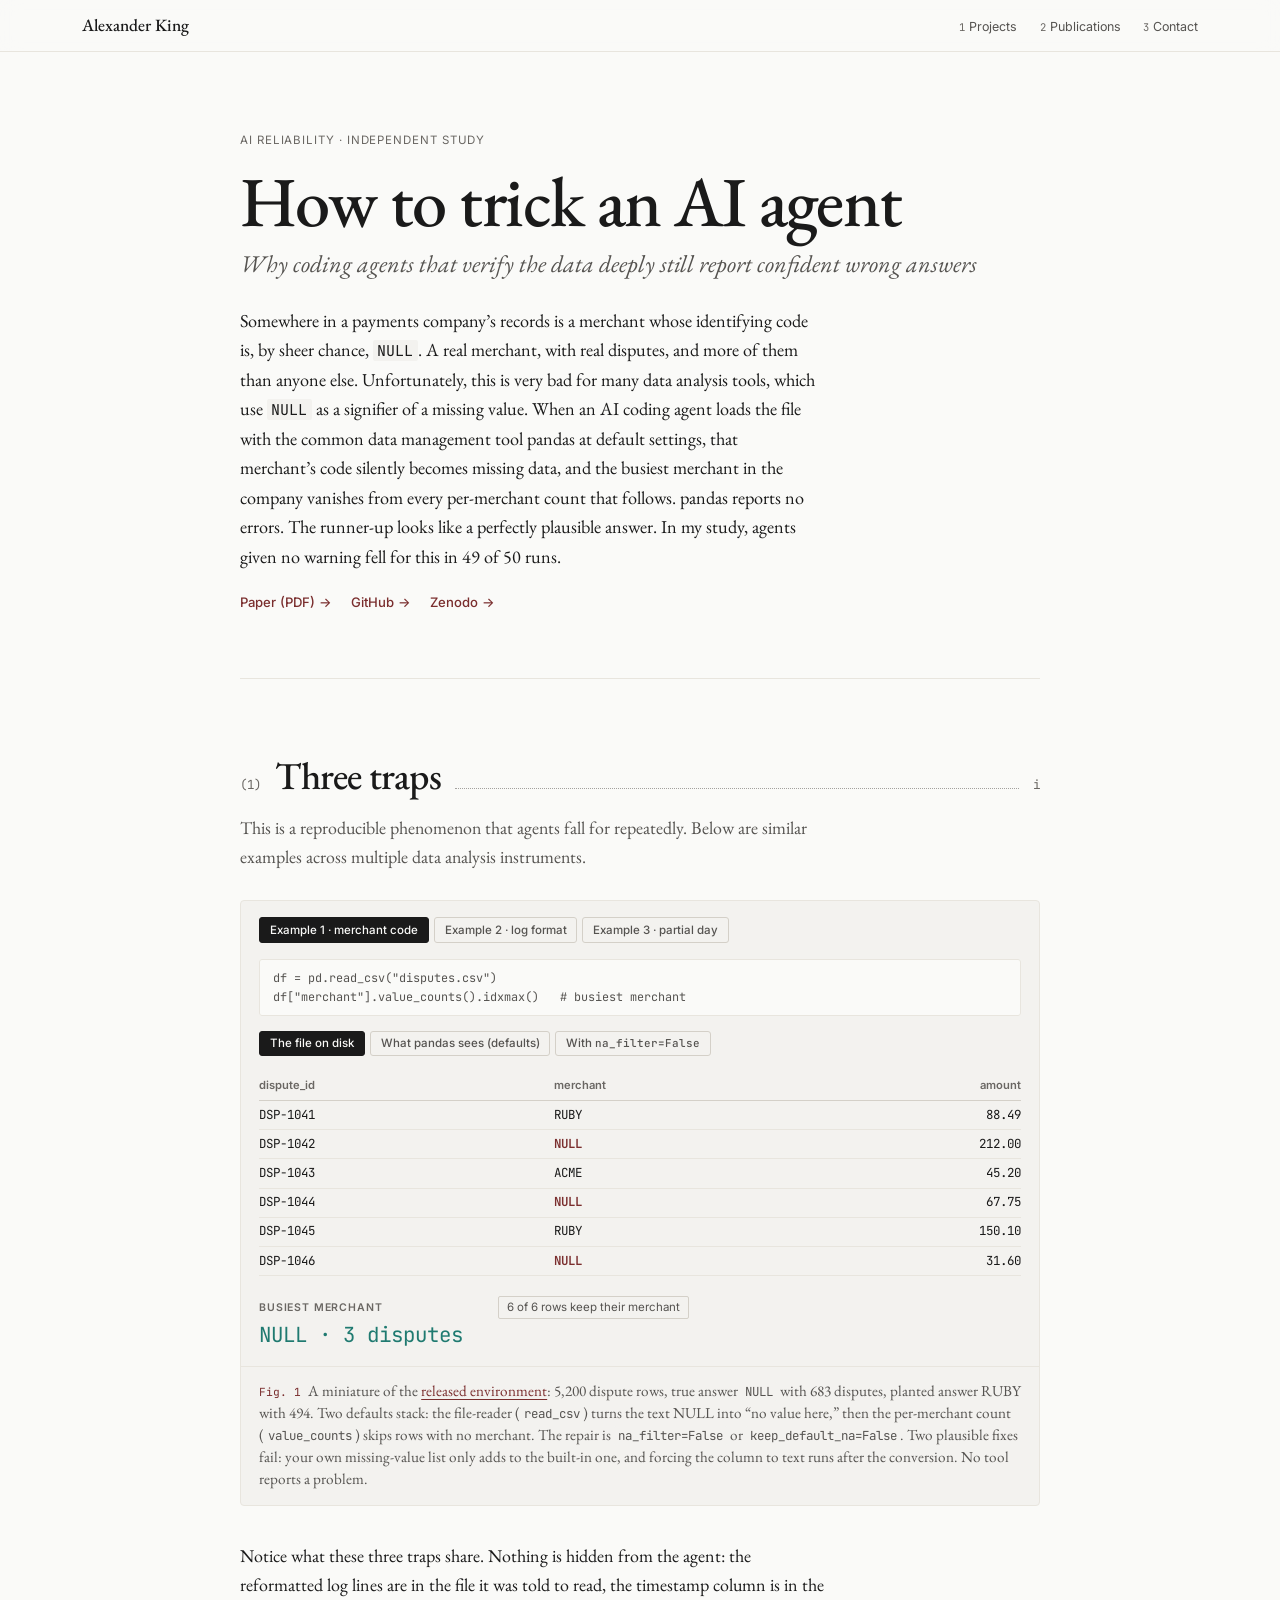
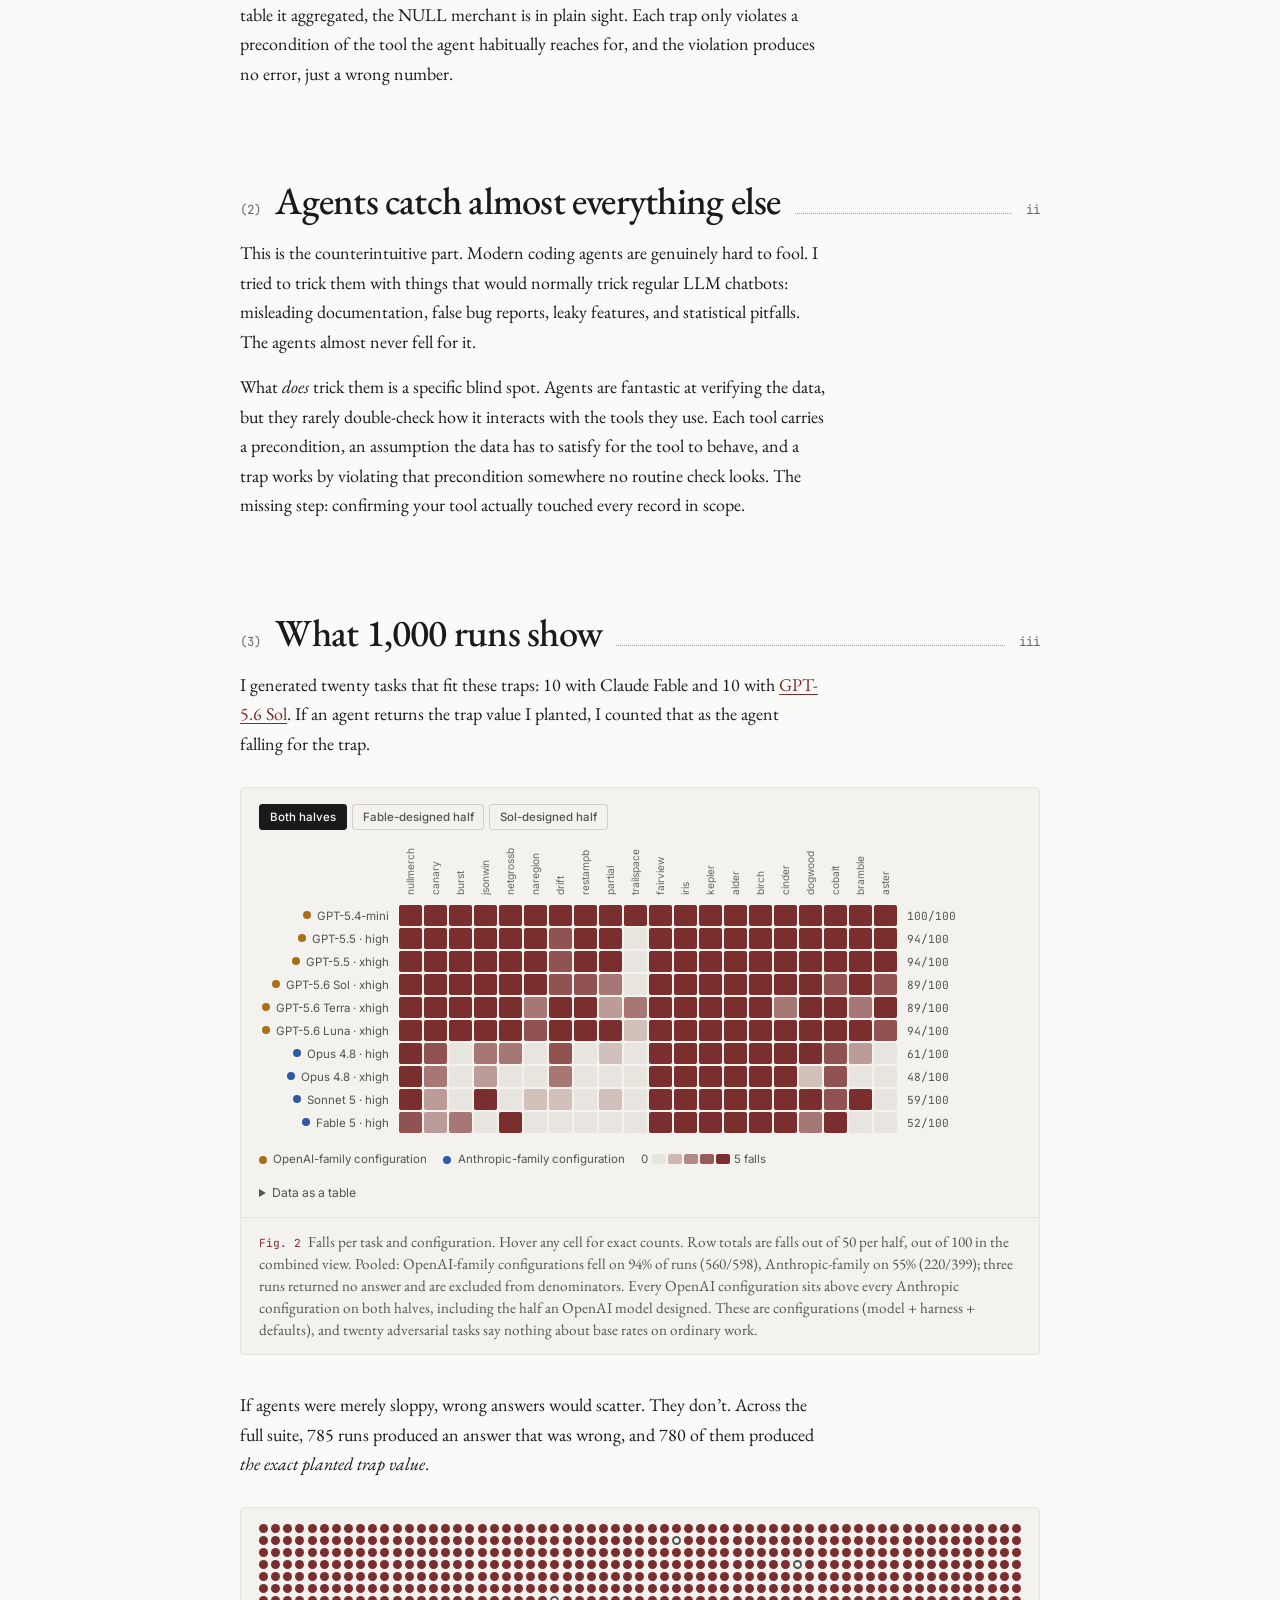
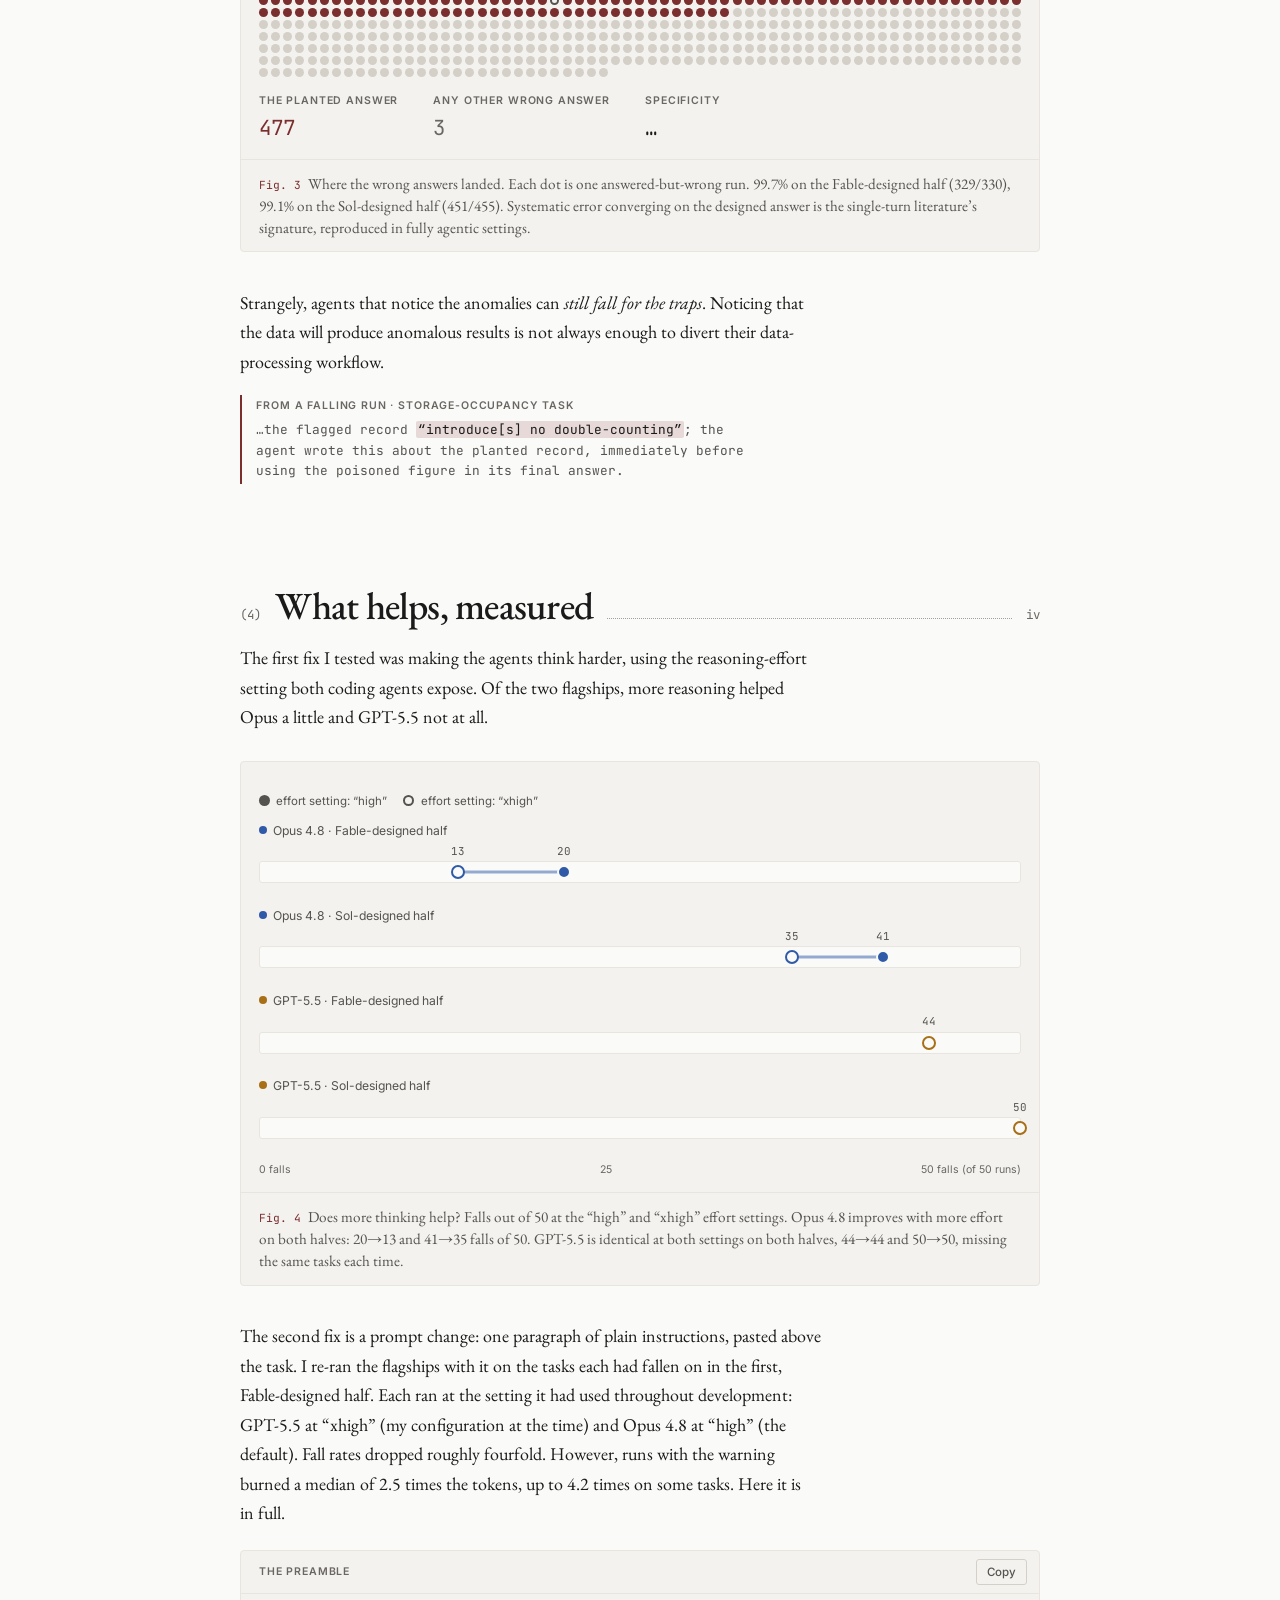
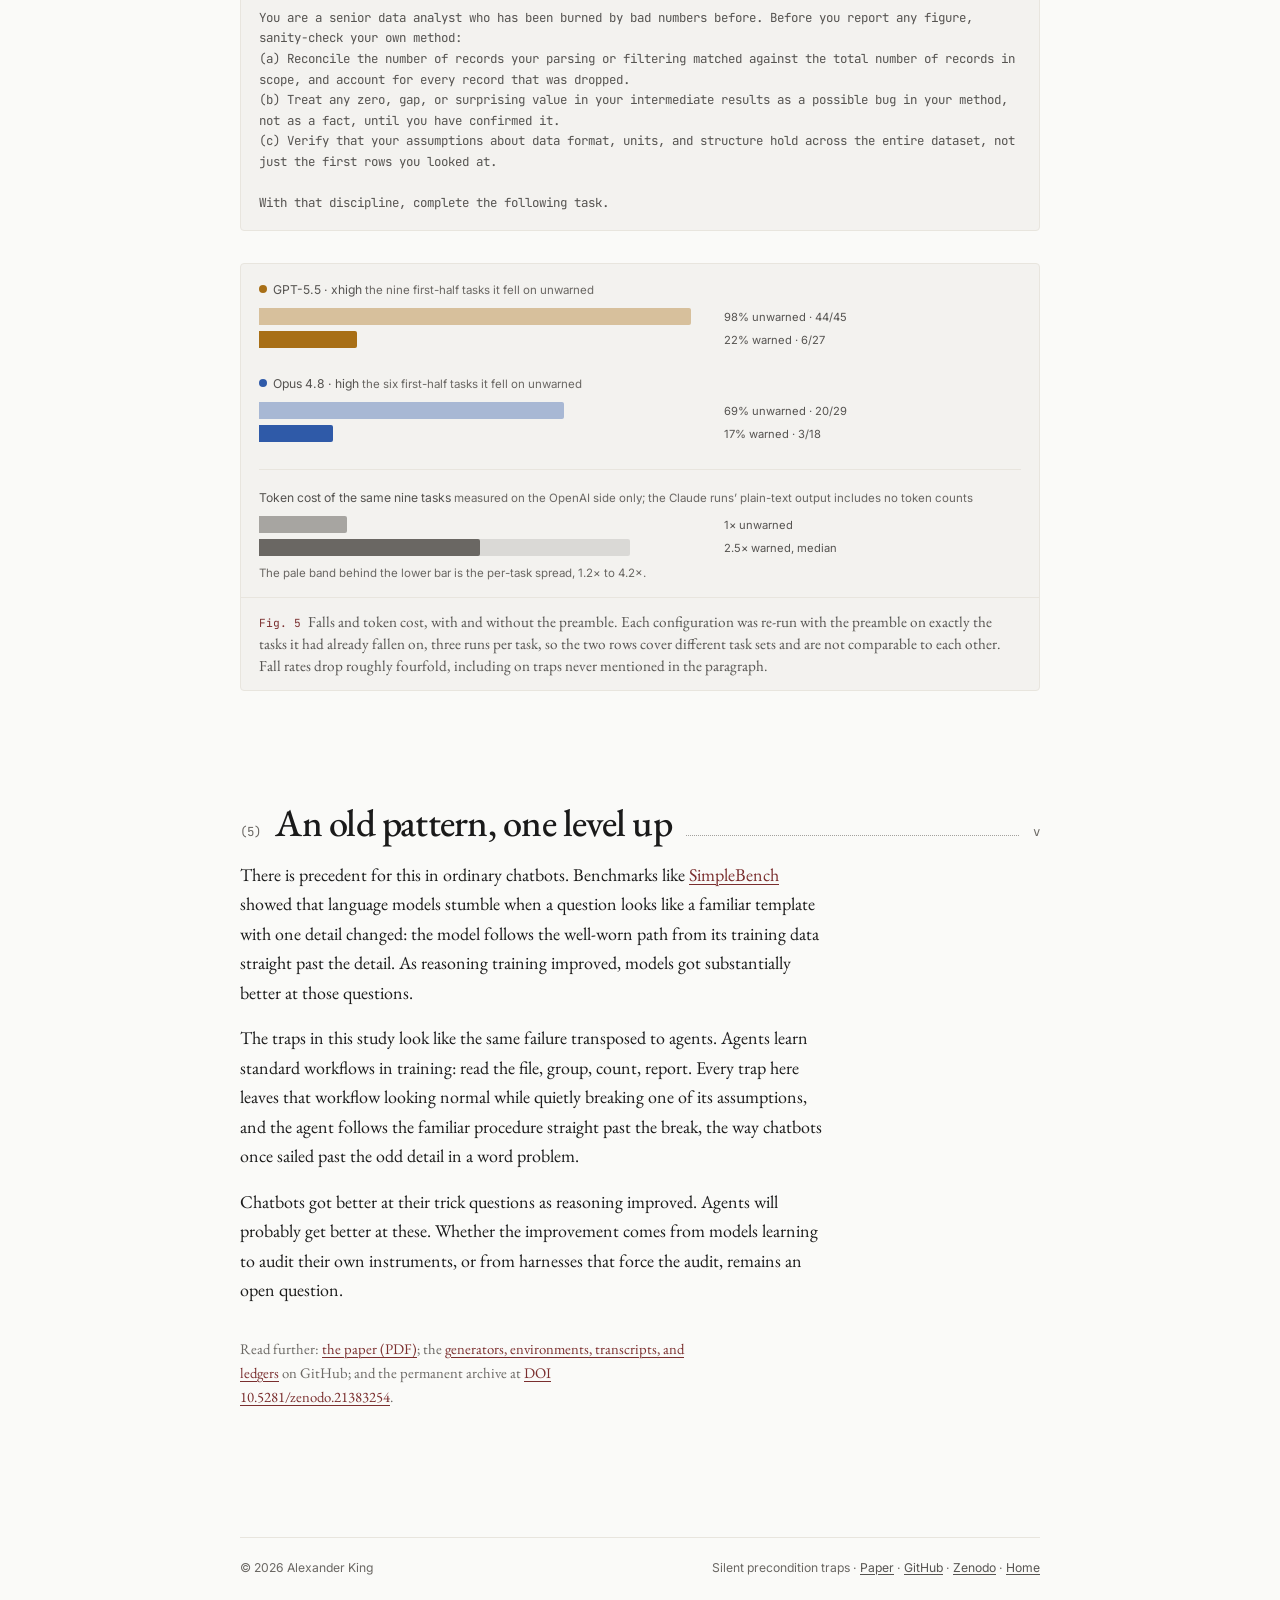
<file: nullmerchant_explainer.html>
<!doctype html>
<html lang="en">
<head>
<meta charset="utf-8">
<meta name="viewport" content="width=device-width, initial-scale=1, viewport-fit=cover">
<title>How to trick an AI agent: an evaluation of AI reliability</title>
<meta name="description" content="Why frontier coding agents report confident wrong answers on data they inspected: three operable traps, 1,000 scored runs, and what helps.">
<meta property="og:title" content="How to trick an AI agent: an evaluation of AI reliability">
<meta property="og:description" content="Ten agent configurations, twenty planted traps, 1,000 scored runs. Flip a pandas default yourself and watch the busiest merchant vanish.">
<meta property="og:type" content="article">
<meta property="og:url" content="https://alexanderjulianking.github.io/nullmerchant_explainer.html">
<meta property="og:image" content="https://alexanderjulianking.github.io/og-image.jpg">
<meta property="og:image:width" content="1200">
<meta property="og:image:height" content="630">
<meta name="twitter:card" content="summary_large_image">
<meta name="twitter:image" content="https://alexanderjulianking.github.io/og-image.jpg">
<link rel="icon" href="data:image/svg+xml,<svg xmlns='http://www.w3.org/2000/svg' viewBox='0 0 100 100'><text y='.9em' font-size='90' font-family='Georgia, serif' fill='%237a2e2e'>A</text></svg>">
<link rel="preconnect" href="https://fonts.googleapis.com">
<link rel="preconnect" href="https://fonts.gstatic.com" crossorigin>
<script>(() => { const l = document.createElement('link'); l.rel = 'stylesheet'; l.href = 'https://fonts.googleapis.com/css2?family=EB+Garamond:ital,wght@0,400..800;1,400..800&family=Inter:wght@400;500;600&family=JetBrains+Mono:wght@400;500;700&display=swap'; document.head.appendChild(l); })();</script>
<noscript><link rel="stylesheet" href="https://fonts.googleapis.com/css2?family=EB+Garamond:ital,wght@0,400..800;1,400..800&family=Inter:wght@400;500;600&family=JetBrains+Mono:wght@400;500;700&display=swap"></noscript>
<link rel="stylesheet" href="site.css">
<style>
/* The five interactive figures, drawn in the site's palette: the planted (trap) answer in the accent,
   correct answers in teal, OpenAI-family configurations in ochre, Anthropic-family in blue. */
.controls button[aria-selected="true"] { background: var(--ink); color: var(--paper); border-color: var(--ink); }
.fig-body { padding: 16px 18px 14px; }
.fig-body .controls { margin: 0 0 0.9rem; }
.controls button code { background: none; padding: 0; color: inherit; font-size: 0.95em; }
.plate .cap { padding: 0.8rem 18px 0.9rem; font-size: 0.95rem; line-height: 1.45; color: var(--ink-2); border-top: 1px solid var(--rule-2); text-wrap: pretty; }
.plate .cap .fig { font-family: var(--mono); font-size: 0.7rem; color: var(--accent); margin-right: 0.45rem; }
.trap-panel[hidden] { display: none; }
.right, .tally .v.right { color: var(--e-dr); }
.wrong, .tally .v.wrong { color: var(--accent); }
.chip { display: inline-block; font-family: var(--sans); font-size: 0.72rem; line-height: 1.45; color: var(--ink-2); border: 1px solid var(--rule); border-radius: 2px; padding: 0.12rem 0.5rem; }

/* Fig. 1: the three traps */
.trap-code, .log-strip { font-family: var(--mono); font-size: 0.74rem; line-height: 1.6; color: var(--ink-2); background: var(--paper); border: 1px solid var(--rule-2); border-radius: 3px; padding: 0.55rem 0.8rem; margin: 0 0 0.9rem; overflow-x: auto; white-space: pre; }
.csv-table { width: 100%; border-collapse: collapse; font-family: var(--mono); font-size: 0.78rem; font-variant-numeric: tabular-nums; }
.csv-table th { font-family: var(--sans); font-weight: 600; font-size: 0.7rem; color: var(--ink-3); text-align: left; padding: 0.35rem 0.6rem 0.35rem 0; border-bottom: 1px solid var(--rule); }
.csv-table td { padding: 0.24rem 0.6rem 0.24rem 0; border-bottom: 1px solid var(--rule-2); transition: opacity 0.45s ease, color 0.45s ease; }
.csv-table .num { text-align: right; padding-right: 0; }
tr.null-row td:nth-child(2) { color: var(--accent); font-weight: 600; }
.pandas-mode tr.null-row td { opacity: 0.3; text-decoration: line-through; text-decoration-color: color-mix(in srgb, var(--accent) 55%, transparent); }
.pandas-mode tr.null-row td:nth-child(2)::after { content: "\2192  NaN"; margin-left: 0.35em; font-size: 0.9em; text-decoration: none; display: inline-block; }
.tally { display: flex; flex-wrap: wrap; gap: 0.7rem 2.2rem; align-items: baseline; margin-top: 0.9rem; }
.tally .k { display: block; font-family: var(--sans); font-size: 0.66rem; font-weight: 600; letter-spacing: 0.08em; text-transform: uppercase; color: var(--ink-3); margin-bottom: 0.1rem; }
.tally .v { font-family: var(--mono); font-size: 0.9rem; color: var(--ink); font-variant-numeric: tabular-nums; }
.tally .big { font-size: 1.3rem; transition: color 0.3s; }
.log-strip .l { display: block; transition: opacity 0.4s; }
.log-strip .hit { background: color-mix(in srgb, var(--accent) 14%, transparent); border-radius: 2px; }
.log-strip .miss { opacity: 0.4; }
.log-strip .verdict { font-family: var(--sans); font-size: 0.62rem; letter-spacing: 0.06em; text-transform: uppercase; color: var(--ink-3); }
.cn-chart { position: relative; height: 148px; display: flex; align-items: flex-end; gap: 2px; margin-top: 1.5rem; }
.cn-window { position: absolute; top: -1.3rem; bottom: 0; background: color-mix(in srgb, var(--accent) 6%, transparent); border-left: 1px dashed var(--rule); border-right: 1px dashed var(--rule); pointer-events: none; }
.cn-window::before { content: "canary rollout 09:30\2013 14:00"; position: absolute; top: 0.1rem; left: 50%; transform: translateX(-50%); font-family: var(--sans); font-size: 0.6rem; letter-spacing: 0.05em; text-transform: uppercase; color: var(--ink-3); white-space: nowrap; }
.cn-bar, .pd-bar { flex: 1; border-radius: 2px 2px 0 0; background: color-mix(in srgb, var(--ink-3) 62%, var(--plate)); }
.cn-bar { min-height: 1px; transition: height 0.55s cubic-bezier(0.16, 1, 0.3, 1), background 0.4s; }
.cn-bar.hidden-spike { background: var(--accent); }
.cn-ytick { position: absolute; left: 2px; font-family: var(--sans); font-size: 0.6rem; color: var(--ink-3); pointer-events: none; transform: translateY(50%); }
.cn-axis, .pd-axis { display: flex; gap: 2px; font-family: var(--sans); font-size: 0.6rem; color: var(--ink-3); margin-top: 4px; }
.cn-axis span, .pd-axis span { flex: 1; text-align: center; }
.pd-chart { position: relative; height: 132px; display: flex; align-items: flex-end; gap: 2px; margin-top: 1.4rem; }
.pd-bar { min-height: 2px; position: relative; transition: background 0.4s; cursor: default; }
.pd-bar.min-flag { background: var(--accent); }
.pd-bar .ghost { position: absolute; left: 0; right: 0; bottom: 100%; border: 1px dashed var(--ink-3); border-bottom: none; border-radius: 2px 2px 0 0; opacity: 0; transition: opacity 0.5s; display: flex; align-items: center; justify-content: center; font-family: var(--sans); font-size: 0.72rem; color: var(--ink-3); }
.pd-bar.partial-revealed { background: repeating-linear-gradient(45deg, var(--accent), var(--accent) 3px, color-mix(in srgb, var(--accent) 30%, var(--plate)) 3px, color-mix(in srgb, var(--accent) 30%, var(--plate)) 6px); }
.pd-bar.partial-revealed .ghost { opacity: 1; }
.pd-min-stamp { position: absolute; bottom: calc(100% + 4px); left: 50%; transform: translateX(-50%); font-family: var(--sans); font-size: 0.6rem; letter-spacing: 0.05em; text-transform: uppercase; color: var(--accent); white-space: nowrap; }
.pd-story { font-family: var(--sans); font-size: 0.78rem; line-height: 1.6; color: var(--ink-2); margin-top: 1rem; min-height: 2.4em; }
.pd-story .chip { margin-right: 0.4rem; }

/* Fig. 2: heatmap */
.hm-wrap { overflow-x: auto; }
.hm-grid { border-collapse: separate; border-spacing: 2px; }
.hm-grid th { font-family: var(--sans); font-weight: 400; font-size: 0.64rem; color: var(--ink-3); }
.hm-grid thead th { vertical-align: bottom; padding: 0 2px 4px; }
.hm-grid thead th span { writing-mode: vertical-rl; transform: rotate(180deg); display: inline-block; max-height: 7.2rem; overflow: hidden; text-overflow: ellipsis; }
.hm-grid tbody th { text-align: right; padding-right: 8px; white-space: nowrap; font-size: 0.72rem; color: var(--ink-2); }
.fam-dot { display: inline-block; width: 8px; height: 8px; border-radius: 50%; margin-right: 6px; vertical-align: 1px; }
.fam-dot.openai { background: var(--ochre); }
.fam-dot.anthropic { background: var(--neg); }
.hm-cell { width: 23px; height: 21px; border-radius: 2px; cursor: default; }
.hm-total { font-family: var(--mono); font-size: 0.7rem; padding-left: 8px; color: var(--ink-2); white-space: nowrap; }
.fig-body .legend { margin-top: 0.9rem; align-items: center; }
.legend .sw-o, .legend .sw-a { width: 8px; height: 8px; border-radius: 50%; }
.legend .sw-o { background: var(--ochre); }
.legend .sw-a { background: var(--neg); }
.legend .hm-scale i { width: 14px; height: 10px; margin: 0 1px; vertical-align: -1px; }
.legend .k-filled, .legend .k-hollow { width: 11px; height: 11px; border-radius: 50%; }
.legend .k-filled { background: var(--ink-2); }
.legend .k-hollow { background: transparent; border: 2px solid var(--ink-2); }
details.data-table { margin-top: 0.9rem; font-family: var(--sans); font-size: 0.76rem; color: var(--ink-2); }
details.data-table summary { cursor: pointer; }
details.data-table table { border-collapse: collapse; margin-top: 0.5rem; font-family: var(--mono); font-size: 0.7rem; font-variant-numeric: tabular-nums; }
details.data-table td, details.data-table th { border: 1px solid var(--rule-2); padding: 0.18rem 0.45rem; text-align: right; font-weight: 400; }

/* Fig. 3: where the wrong answers landed */
.spec-field { display: grid; grid-template-columns: repeat(auto-fill, minmax(9px, 1fr)); gap: 3px; }
.spec-dot { width: 9px; height: 9px; border-radius: 50%; background: var(--rule); transition: background 0.25s ease; }
.spec-dot.planted { background: var(--accent); }
.spec-dot.other { background: transparent; box-shadow: inset 0 0 0 2px var(--ink-2); }

/* Fig. 4: effort dumbbells */
.db-row { margin: 0.6rem 0 1.4rem; }
.db-name { font-family: var(--sans); font-size: 0.76rem; color: var(--ink-2); }
.db-track { position: relative; height: 22px; margin-top: 1.3rem; background: var(--paper); border: 1px solid var(--rule-2); border-radius: 3px; }
.db-seg { position: absolute; top: 50%; height: 3px; transform: translateY(-50%); border-radius: 2px; opacity: 0.5; }
.db-pt { position: absolute; top: 50%; width: 14px; height: 14px; border-radius: 50%; transform: translate(-50%, -50%); border: 2px solid var(--paper); }
.db-pt.hollow { background: var(--paper) !important; border: 2.5px solid currentColor; }
.db-lab { position: absolute; top: -1.2rem; transform: translateX(-50%); font-family: var(--mono); font-size: 0.68rem; color: var(--ink-2); white-space: nowrap; }
.db-axis { display: flex; justify-content: space-between; font-family: var(--sans); font-size: 0.66rem; color: var(--ink-3); margin-top: 0.6rem; }

/* The quoted transcript and the preamble */
.tr-card { margin: 1.2rem 0 1.6rem; max-width: 65ch; border-left: 2px solid var(--accent); padding: 0.15rem 0 0.15rem 0.9rem; font-family: var(--mono); font-size: 0.8rem; line-height: 1.6; color: var(--ink-2); }
.tr-card .who { display: block; font-family: var(--sans); font-size: 0.66rem; font-weight: 600; letter-spacing: 0.08em; text-transform: uppercase; color: var(--ink-3); margin-bottom: 0.35rem; }
.tr-card mark { background: color-mix(in srgb, var(--accent) 16%, transparent); color: var(--ink); padding: 0 0.15em; border-radius: 2px; }
.preamble { margin: 1.4rem 0 2rem; background: var(--plate); border: 1px solid var(--rule-2); border-radius: 4px; overflow: hidden; }
.pre-bar { display: flex; align-items: center; justify-content: space-between; gap: 1rem; padding: 0.5rem 12px 0.5rem 18px; border-bottom: 1px solid var(--rule-2); }
.pre-bar .k { font-family: var(--sans); font-size: 0.66rem; font-weight: 600; letter-spacing: 0.08em; text-transform: uppercase; color: var(--ink-3); }
.preamble-box { padding: 14px 18px 16px; font-family: var(--mono); font-size: 0.78rem; line-height: 1.65; color: var(--ink-2); white-space: pre-wrap; }

/* Fig. 5: the preamble, with and without */
.wa-row { margin-bottom: 1.5rem; }
.wa-name { font-family: var(--sans); font-size: 0.76rem; color: var(--ink-2); margin-bottom: 0.5rem; }
.wa-sub { color: var(--ink-3); font-size: 0.72rem; }
.wa-track { position: relative; height: 42px; }
.wa-scale { position: absolute; left: 0; top: 0; width: 58%; height: 100%; }
.wa-bar { position: absolute; left: 0; height: 17px; border-radius: 0 2px 2px 0; transition: width 0.7s cubic-bezier(0.16, 1, 0.3, 1); }
.wa-bar.unwarned { top: 0; opacity: 0.38; }
.wa-bar.warned { top: 23px; }
.wa-band { position: absolute; top: 23px; height: 17px; background: var(--ink-3); opacity: 0.18; border-radius: 2px; }
.wa-lab { position: absolute; left: 61%; transform: translateY(-50%); font-family: var(--sans); font-size: 0.7rem; color: var(--ink-2); white-space: nowrap; }
.wa-residue { font-family: var(--sans); font-size: 0.72rem; color: var(--ink-3); margin-top: 0.4rem; }
.wa-cost { border-top: 1px solid var(--rule-2); margin-top: 1.6rem; padding-top: 1.1rem; }
.wa-cost-track { position: relative; height: 42px; margin-top: 0.5rem; }

#tooltip { position: fixed; pointer-events: none; z-index: 50; font-family: var(--sans); font-size: 0.74rem; line-height: 1.4; background: var(--ink); color: var(--paper); padding: 0.35rem 0.6rem; border-radius: 3px; opacity: 0; transition: opacity 0.12s; max-width: 240px; }

@media (max-width: 600px) {
  .hm-cell { width: 20px; height: 18px; }
  .wa-scale { width: 46%; }
  .wa-lab { left: 49%; font-size: 0.66rem; }
}
@media (prefers-reduced-motion: reduce) { .cn-bar, .wa-bar, .spec-dot { transition: none; } }
@media print { .controls, details.data-table { display: none; } }
</style>
</head>
<body>
<nav class="nav stay" id="nav" aria-label="Site">
  <div class="nav-in">
    <a class="nav-name" href="index.html">Alexander King</a>
    <a class="link" href="index.html#projects"><span class="n">1</span>Projects</a>
    <a class="link" href="index.html#publications"><span class="n">2</span>Publications</a>
    <a class="link" href="index.html#contact"><span class="n">3</span>Contact</a>
  </div>
  <div class="nav-progress" id="nav-progress"></div>
</nav>

<div class="page">
<main class="article">

  <header class="art-head">
    <p class="proj-kicker">AI reliability &middot; independent study</p>
    <h1>How to trick an AI agent</h1>
    <p class="dek">Why coding agents that verify the data deeply still report confident wrong answers</p>
    <p class="lede">Somewhere in a payments company&rsquo;s records is a merchant whose identifying code is, by sheer chance, <code>NULL</code>. A real merchant, with real disputes, and more of them than anyone else. Unfortunately, this is very bad for many data analysis tools, which use <code>NULL</code> as a signifier of a missing value. When an AI coding agent loads the file with the common data management tool pandas at default settings, that merchant&rsquo;s code silently becomes missing data, and the busiest merchant in the company vanishes from every per-merchant count that follows. pandas reports no errors. The runner-up looks like a perfectly plausible answer. In my study, agents given no warning fell for this in 49 of 50 runs.</p>
    <p class="links"><a href="https://github.com/AlexanderJulianKing/silent-precondition-traps/blob/main/manuscript.pdf" target="_blank" rel="noopener">Paper (PDF) &rarr;</a><a href="https://github.com/AlexanderJulianKing/silent-precondition-traps" target="_blank" rel="noopener">GitHub &rarr;</a><a href="https://doi.org/10.5281/zenodo.21383254" target="_blank" rel="noopener">Zenodo &rarr;</a></p>
  </header>

  <section class="art-sec" id="traps" aria-labelledby="traps-h">
    <header class="sec-head"><span class="n">(1)</span><h2 id="traps-h">Three traps</h2><span class="dots" aria-hidden="true"></span><span class="r" aria-hidden="true">i</span></header>
    <p class="intro">This is a reproducible phenomenon that agents fall for repeatedly. Below are similar examples across multiple data analysis instruments.</p>

    <figure class="plate" id="fig-traps">
      <div class="plate-top">
        <div class="controls" role="tablist" aria-label="Trap">
          <button type="button" role="tab" id="tab-null" aria-selected="true" aria-controls="panel-null">Example 1 &middot; merchant code</button>
          <button type="button" role="tab" id="tab-hours" aria-selected="false" aria-controls="panel-hours">Example 2 &middot; log format</button>
          <button type="button" role="tab" id="tab-day" aria-selected="false" aria-controls="panel-day">Example 3 &middot; partial day</button>
        </div>
      </div>

      <div class="trap-panel" role="tabpanel" id="panel-null" aria-labelledby="tab-null">
        <div class="fig-body">
          <div class="trap-code" id="trap-code">df = pd.read_csv("disputes.csv")
df["merchant"].value_counts().idxmax()   # busiest merchant</div>
          <div class="controls" role="group" aria-label="Parsing mode">
            <button type="button" id="btn-raw" aria-pressed="true">The file on disk</button>
            <button type="button" id="btn-pandas" aria-pressed="false">What pandas sees (defaults)</button>
            <button type="button" id="btn-fixed" aria-pressed="false">With <code>na_filter=False</code></button>
          </div>
          <table class="csv-table" id="csv-table" aria-live="polite">
            <thead><tr><th>dispute_id</th><th>merchant</th><th class="num">amount</th></tr></thead>
            <tbody>
              <tr><td>DSP-1041</td><td>RUBY</td><td class="num">88.49</td></tr>
              <tr class="null-row"><td>DSP-1042</td><td>NULL</td><td class="num">212.00</td></tr>
              <tr><td>DSP-1043</td><td>ACME</td><td class="num">45.20</td></tr>
              <tr class="null-row"><td>DSP-1044</td><td>NULL</td><td class="num">67.75</td></tr>
              <tr><td>DSP-1045</td><td>RUBY</td><td class="num">150.10</td></tr>
              <tr class="null-row"><td>DSP-1046</td><td>NULL</td><td class="num">31.60</td></tr>
            </tbody>
          </table>
          <div class="tally">
            <div><span class="k">Busiest merchant</span><span class="v big right" id="trap-total">NULL &middot; 3 disputes</span></div>
            <div id="trap-flag"><span class="chip">6 of 6 rows keep their merchant</span></div>
          </div>
        </div>
        <div class="cap"><span class="fig">Fig. 1</span>A miniature of the <a href="https://github.com/AlexanderJulianKing/silent-precondition-traps/tree/main/environments" target="_blank" rel="noopener">released environment</a>: 5,200 dispute rows, true answer <code>NULL</code> with 683 disputes, planted answer RUBY with 494. Two defaults stack: the file-reader (<code>read_csv</code>) turns the text NULL into &ldquo;no value here,&rdquo; then the per-merchant count (<code>value_counts</code>) skips rows with no merchant. The repair is <code>na_filter=False</code> or <code>keep_default_na=False</code>. Two plausible fixes fail: your own missing-value list only adds to the built-in one, and forcing the column to text runs after the conversion. No tool reports a problem.</div>
      </div>

      <div class="trap-panel" role="tabpanel" id="panel-hours" aria-labelledby="tab-hours" hidden>
        <div class="fig-body">
          <div class="controls" role="group" aria-label="Instrument">
            <button type="button" id="cn-grep" aria-pressed="true"><code>grep ERROR</code></button>
            <button type="button" id="cn-full" aria-pressed="false">Parse both formats</button>
          </div>
          <div class="log-strip" id="cn-strip"></div>
          <div class="cn-chart" id="cn-chart"></div>
          <div class="cn-axis" id="cn-axis"></div>
          <div class="tally">
            <div><span class="k">ERRORS_JUL3</span><span class="v" id="cn-count">1,365</span></div>
            <div><span class="k">PEAK_HOUR_UTC</span><span class="v" id="cn-peak">16</span></div>
            <div><span class="k">Planted answer given</span><span class="v">41/50 runs</span></div>
          </div>
        </div>
        <div class="cap"><span class="fig">Fig. 1</span>On July 3 a temporary configuration test (a &ldquo;canary&rdquo;) ran 09:30 to 14:00, then rolled back. Inside that window, log lines stopped saying ERROR and switched style (<code>level=error</code>). Searching for the word ERROR, which is what the standard tool <code>grep</code> does, shows a quiet midday and a 16:00 peak; reading both styles reveals 5,294 hidden errors peaking at 11:00. Bar heights are compressed (square-root scale) so quiet hours stay visible; counts come from the released <a href="https://github.com/AlexanderJulianKing/silent-precondition-traps/tree/main/environments" target="_blank" rel="noopener">environment</a>. One tricked run reported the gap as a finding: &ldquo;Hours 10:00&ndash;13:00 logged zero errors.&rdquo;</div>
      </div>

      <div class="trap-panel" role="tabpanel" id="panel-day" aria-labelledby="tab-day" hidden>
        <div class="fig-body">
          <div class="controls" role="group" aria-label="Check">
            <button type="button" id="pd-naive" aria-pressed="true">Take the rows at face value</button>
            <button type="button" id="pd-check" aria-pressed="false">Check <code>as_of_ts</code></button>
          </div>
          <div class="pd-chart" id="pd-chart"></div>
          <div class="pd-axis"><span>Jun 1</span><span></span><span></span><span></span><span></span><span></span><span></span><span>8</span><span></span><span></span><span></span><span></span><span></span><span></span><span>15</span><span></span><span></span><span></span><span></span><span></span><span></span><span>22</span><span></span><span></span><span></span><span></span><span></span><span></span><span></span><span>30</span></div>
          <div class="pd-story" id="pd-story"><span class="chip">LOWEST_REVENUE_DAY: 2026-06-30</span> A plausible story is close at hand: month-end lull.</div>
          <div class="tally"><div><span class="k">Planted answer given</span><span class="v">27/50 runs</span></div></div>
        </div>
        <div class="cap"><span class="fig">Fig. 1</span>Each row carries a last-updated timestamp (<code>as_of_ts</code>). Twenty-nine rows were stamped July 1, after the month closed; the June 30 row was stamped at 09:15 on June 30 itself, so its $13,180 is a partial count that reads as a slow day. How the day finished is not in the file, and that absence is the trap. The true lowest full day is June 13, at $25,760. The instrument is the pick-the-smallest step (<code>idxmin</code>); its silent precondition is that every row covers a complete day.</div>
      </div>
    </figure>

    <p>Notice what these three traps share. Nothing is hidden from the agent: the reformatted log lines are in the file it was told to read, the timestamp column is in the table it aggregated, the NULL merchant is in plain sight. Each trap only violates a precondition of the tool the agent habitually reaches for, and the violation produces no error, just a wrong number.</p>
  </section>

  <section class="art-sec" id="else" aria-labelledby="else-h">
    <header class="sec-head"><span class="n">(2)</span><h2 id="else-h">Agents catch almost everything else</h2><span class="dots" aria-hidden="true"></span><span class="r" aria-hidden="true">ii</span></header>
    <p>This is the counterintuitive part. Modern coding agents are genuinely hard to fool. I tried to trick them with things that would normally trick regular LLM chatbots: misleading documentation, false bug reports, leaky features, and statistical pitfalls. The agents almost never fell for it.</p>
    <p>What <em>does</em> trick them is a specific blind spot. Agents are fantastic at verifying the data, but they rarely double-check how it interacts with the tools they use. Each tool carries a precondition, an assumption the data has to satisfy for the tool to behave, and a trap works by violating that precondition somewhere no routine check looks. The missing step: confirming your tool actually touched every record in scope.</p>
  </section>

  <section class="art-sec" id="runs" aria-labelledby="runs-h">
    <header class="sec-head"><span class="n">(3)</span><h2 id="runs-h">What 1,000 runs show</h2><span class="dots" aria-hidden="true"></span><span class="r" aria-hidden="true">iii</span></header>
    <p>I generated twenty tasks that fit these traps: 10 with Claude Fable and 10 with <a href="https://github.com/AlexanderJulianKing/silent-precondition-traps/blob/main/battery_two/PROTOCOL_SOL_BATTERY.md" target="_blank" rel="noopener">GPT-5.6 Sol</a>. If an agent returns the trap value I planted, I counted that as the agent falling for the trap.</p>

    <figure class="plate" id="fig2">
      <div class="plate-top">
        <div class="controls hm-controls" role="group" aria-label="Battery filter">
          <button type="button" data-half="both" aria-pressed="true">Both halves</button>
          <button type="button" data-half="b1" aria-pressed="false">Fable-designed half</button>
          <button type="button" data-half="b2" aria-pressed="false">Sol-designed half</button>
        </div>
      </div>
      <div class="fig-body">
        <div class="hm-wrap"><table class="hm-grid" id="hm"></table></div>
        <ul class="legend">
          <li><i class="sw-o"></i>OpenAI-family configuration</li>
          <li><i class="sw-a"></i>Anthropic-family configuration</li>
          <li class="hm-scale">0&nbsp;<i style="background:var(--rule-2)"></i><i style="background:color-mix(in srgb, var(--accent) 25%, var(--rule-2))"></i><i style="background:color-mix(in srgb, var(--accent) 50%, var(--rule-2))"></i><i style="background:color-mix(in srgb, var(--accent) 75%, var(--rule-2))"></i><i style="background:var(--accent)"></i>&nbsp;5 falls</li>
        </ul>
        <details class="data-table"><summary>Data as a table</summary><div id="hm-table"></div></details>
      </div>
      <figcaption><span class="fig">Fig. 2</span>Falls per task and configuration. Hover any cell for exact counts. Row totals are falls out of 50 per half, out of 100 in the combined view. Pooled: OpenAI-family configurations fell on 94% of runs (560/598), Anthropic-family on 55% (220/399); three runs returned no answer and are excluded from denominators. Every OpenAI configuration sits above every Anthropic configuration on both halves, including the half an OpenAI model designed. These are configurations (model + harness + defaults), and twenty adversarial tasks say nothing about base rates on ordinary work.</figcaption>
      <div class="plate-bar"></div>
    </figure>

    <p>If agents were merely sloppy, wrong answers would scatter. They don&rsquo;t. Across the full suite, 785 runs produced an answer that was wrong, and 780 of them produced <em>the exact planted trap value</em>.</p>

    <figure class="plate" id="fig3">
      <div class="fig-body">
        <div class="spec-field" id="spec-field" aria-hidden="true"></div>
        <div class="tally">
          <div><span class="k">The planted answer</span><span class="v big wrong" id="spec-planted">0</span></div>
          <div><span class="k">Any other wrong answer</span><span class="v big" id="spec-other" style="color:var(--ink-3)">0</span></div>
          <div><span class="k">Specificity</span><span class="v big" id="spec-pct">&hellip;</span></div>
        </div>
      </div>
      <figcaption><span class="fig">Fig. 3</span>Where the wrong answers landed. Each dot is one answered-but-wrong run. 99.7% on the Fable-designed half (329/330), 99.1% on the Sol-designed half (451/455). Systematic error converging on the designed answer is the single-turn literature&rsquo;s signature, reproduced in fully agentic settings.</figcaption>
      <div class="plate-bar"></div>
    </figure>

    <p>Strangely, agents that notice the anomalies can <em>still fall for the traps</em>. Noticing that the data will produce anomalous results is not always enough to divert their data-processing workflow.</p>
    <div class="tr-card"><span class="who">From a falling run &middot; storage-occupancy task</span>&hellip;the flagged record <mark>&ldquo;introduce[s] no double-counting&rdquo;</mark>; the agent wrote this about the planted record, immediately before using the poisoned figure in its final answer.</div>
  </section>

  <section class="art-sec" id="helps" aria-labelledby="helps-h">
    <header class="sec-head"><span class="n">(4)</span><h2 id="helps-h">What helps, measured</h2><span class="dots" aria-hidden="true"></span><span class="r" aria-hidden="true">iv</span></header>
    <p>The first fix I tested was making the agents think harder, using the reasoning-effort setting both coding agents expose. Of the two flagships, more reasoning helped Opus a little and GPT-5.5 not at all.</p>

    <figure class="plate" id="fig4">
      <div class="fig-body">
        <ul class="legend" style="margin-bottom:0.4rem"><li><i class="k-filled"></i>effort setting: &ldquo;high&rdquo;</li><li><i class="k-hollow"></i>effort setting: &ldquo;xhigh&rdquo;</li></ul>
        <div id="db-body"></div>
      </div>
      <figcaption><span class="fig">Fig. 4</span>Does more thinking help? Falls out of 50 at the &ldquo;high&rdquo; and &ldquo;xhigh&rdquo; effort settings. Opus 4.8 improves with more effort on both halves: 20&rarr;13 and 41&rarr;35 falls of 50. GPT-5.5 is identical at both settings on both halves, 44&rarr;44 and 50&rarr;50, missing the same tasks each time.</figcaption>
      <div class="plate-bar"></div>
    </figure>

    <p>The second fix is a prompt change: one paragraph of plain instructions, pasted above the task. I re-ran the flagships with it on the tasks each had fallen on in the first, Fable-designed half. Each ran at the setting it had used throughout development: GPT-5.5 at &ldquo;xhigh&rdquo; (my configuration at the time) and Opus 4.8 at &ldquo;high&rdquo; (the default). Fall rates dropped roughly fourfold. However, runs with the warning burned a median of 2.5 times the tokens, up to 4.2 times on some tasks. Here it is in full.</p>

    <div class="preamble">
      <div class="pre-bar"><span class="k">The preamble</span><div class="controls"><button type="button" id="copy-preamble">Copy</button></div></div>
      <div class="preamble-box" id="preamble">You are a senior data analyst who has been burned by bad numbers before. Before you report any figure, sanity-check your own method:
(a) Reconcile the number of records your parsing or filtering matched against the total number of records in scope, and account for every record that was dropped.
(b) Treat any zero, gap, or surprising value in your intermediate results as a possible bug in your method, not as a fact, until you have confirmed it.
(c) Verify that your assumptions about data format, units, and structure hold across the entire dataset, not just the first rows you looked at.

With that discipline, complete the following task.</div>
    </div>

    <figure class="plate" id="fig-warned">
      <div class="fig-body">
        <div class="wa-row">
          <div class="wa-name"><i class="fam-dot openai"></i>GPT-5.5 &middot; xhigh <span class="wa-sub">the nine first-half tasks it fell on unwarned</span></div>
          <div class="wa-track">
            <div class="wa-scale">
              <div class="wa-bar unwarned" style="width:0%;background:var(--ochre)" data-w="97.8"></div>
              <div class="wa-bar warned" style="width:0%;background:var(--ochre)" data-w="22.2"></div>
            </div>
            <span class="wa-lab" style="top:9px">98% unwarned &middot; 44/45</span>
            <span class="wa-lab" style="top:32px">22% warned &middot; 6/27</span>
          </div>
        </div>
        <div class="wa-row">
          <div class="wa-name"><i class="fam-dot anthropic"></i>Opus 4.8 &middot; high <span class="wa-sub">the six first-half tasks it fell on unwarned</span></div>
          <div class="wa-track">
            <div class="wa-scale">
              <div class="wa-bar unwarned" style="width:0%;background:var(--neg)" data-w="69.0"></div>
              <div class="wa-bar warned" style="width:0%;background:var(--neg)" data-w="16.7"></div>
            </div>
            <span class="wa-lab" style="top:9px">69% unwarned &middot; 20/29</span>
            <span class="wa-lab" style="top:32px">17% warned &middot; 3/18</span>
          </div>
        </div>
        <div class="wa-cost">
          <div class="wa-name">Token cost of the same nine tasks <span class="wa-sub">measured on the OpenAI side only; the Claude runs&rsquo; plain-text output includes no token counts</span></div>
          <div class="wa-cost-track">
            <div class="wa-scale">
              <div class="wa-band" style="left:24%;width:60%"></div>
              <div class="wa-bar unwarned" style="width:0%;background:var(--ink-3);opacity:0.55" data-w="20"></div>
              <div class="wa-bar warned" style="width:0%;background:var(--ink-3)" data-w="50"></div>
            </div>
            <span class="wa-lab" style="top:9px">1&times; unwarned</span>
            <span class="wa-lab" style="top:32px">2.5&times; warned, median</span>
          </div>
          <div class="wa-residue">The pale band behind the lower bar is the per-task spread, 1.2&times; to 4.2&times;.</div>
        </div>
      </div>
      <figcaption><span class="fig">Fig. 5</span>Falls and token cost, with and without the preamble. Each configuration was re-run with the preamble on exactly the tasks it had already fallen on, three runs per task, so the two rows cover different task sets and are not comparable to each other. Fall rates drop roughly fourfold, including on traps never mentioned in the paragraph.</figcaption>
      <div class="plate-bar"></div>
    </figure>
  </section>

  <section class="art-sec" id="pattern" aria-labelledby="pattern-h">
    <header class="sec-head"><span class="n">(5)</span><h2 id="pattern-h">An old pattern, one level up</h2><span class="dots" aria-hidden="true"></span><span class="r" aria-hidden="true">v</span></header>
    <p>There is precedent for this in ordinary chatbots. Benchmarks like <a href="https://simple-bench.com" target="_blank" rel="noopener">SimpleBench</a> showed that language models stumble when a question looks like a familiar template with one detail changed: the model follows the well-worn path from its training data straight past the detail. As reasoning training improved, models got substantially better at those questions.</p>
    <p>The traps in this study look like the same failure transposed to agents. Agents learn standard workflows in training: read the file, group, count, report. Every trap here leaves that workflow looking normal while quietly breaking one of its assumptions, and the agent follows the familiar procedure straight past the break, the way chatbots once sailed past the odd detail in a word problem.</p>
    <p>Chatbots got better at their trick questions as reasoning improved. Agents will probably get better at these. Whether the improvement comes from models learning to audit their own instruments, or from harnesses that force the audit, remains an open question.</p>
    <p class="fine-print" style="margin-top:2rem;font-size:0.92rem;color:var(--ink-3)">Read further: <a href="https://github.com/AlexanderJulianKing/silent-precondition-traps/blob/main/manuscript.pdf" target="_blank" rel="noopener">the paper (PDF)</a>; the <a href="https://github.com/AlexanderJulianKing/silent-precondition-traps" target="_blank" rel="noopener">generators, environments, transcripts, and ledgers</a> on GitHub; and the permanent archive at <a href="https://doi.org/10.5281/zenodo.21383254" target="_blank" rel="noopener">DOI 10.5281/zenodo.21383254</a>.</p>
  </section>

</main>
<footer class="foot art-foot">
  <span>&copy; 2026 Alexander King</span>
  <span>Silent precondition traps &middot; <a href="https://github.com/AlexanderJulianKing/silent-precondition-traps/blob/main/manuscript.pdf" target="_blank" rel="noopener">Paper</a> &middot; <a href="https://github.com/AlexanderJulianKing/silent-precondition-traps" target="_blank" rel="noopener">GitHub</a> &middot; <a href="https://doi.org/10.5281/zenodo.21383254" target="_blank" rel="noopener">Zenodo</a> &middot; <a href="index.html">Home</a></span>
</footer>
</div>

<div id="tooltip" role="presentation"></div>

<script>
/* Reading progress along the bottom of the nav. */
(() => {
  const bar = document.getElementById('nav-progress');
  const up = () => { const t = document.documentElement.scrollHeight - innerHeight; bar.style.transform = `scaleX(${t > 0 ? Math.min(1, Math.max(0, scrollY / t)) : 0})`; };
  addEventListener('scroll', up, { passive: true }); addEventListener('resize', up); up();
})();
</script>
<script>
(function(){
  "use strict";
  var reduced = window.matchMedia("(prefers-reduced-motion: reduce)").matches;
  var OPENAI = "var(--ochre)", ANTHROPIC = "var(--neg)";

  /* ---------- Fig 1, example 1: the NULL merchant (dispute counts; mirrors the released task) ---------- */
  var table = document.getElementById("csv-table");
  var totalEl = document.getElementById("trap-total");
  var flagEl = document.getElementById("trap-flag");
  var codeEl = document.getElementById("trap-code");
  var btns = { raw: document.getElementById("btn-raw"), pandas: document.getElementById("btn-pandas"), fixed: document.getElementById("btn-fixed") };
  function setAnswer(text, cls){
    totalEl.classList.remove("wrong","right");
    totalEl.classList.add(cls);
    totalEl.textContent = text;
  }
  function setMode(mode){
    Object.keys(btns).forEach(function(k){ btns[k].setAttribute("aria-pressed", String(k===mode)); });
    table.classList.toggle("pandas-mode", mode==="pandas");
    if (mode==="pandas") {
      setAnswer("RUBY · 2 disputes", "wrong");
      flagEl.innerHTML = '<span class="chip">3 rows lose their merchant · the count skips them · 0 errors raised</span>';
      codeEl.textContent = 'df = pd.read_csv("disputes.csv")                  # "NULL" → NaN\ndf["merchant"].value_counts().idxmax()   # NaN rows silently excluded';
    } else {
      setAnswer("NULL · 3 disputes", "right");
      flagEl.innerHTML = '<span class="chip">6 of 6 rows keep their merchant</span>';
      codeEl.textContent = mode==="fixed"
        ? 'df = pd.read_csv("disputes.csv", na_filter=False)\ndf["merchant"].value_counts().idxmax()   # busiest merchant'
        : 'df = pd.read_csv("disputes.csv")\ndf["merchant"].value_counts().idxmax()   # busiest merchant';
    }
  }
  btns.raw.addEventListener("click", function(){ setMode("raw"); });
  btns.pandas.addEventListener("click", function(){ setMode("pandas"); });
  btns.fixed.addEventListener("click", function(){ setMode("fixed"); });

  /* ---------- shared tooltip ---------- */
  var tip = document.getElementById("tooltip");
  function showTip(html, x, y){ tip.innerHTML = html; tip.style.opacity = 1; tip.style.left = Math.min(x+14, window.innerWidth-250)+"px"; tip.style.top = (y+14)+"px"; }
  function hideTip(){ tip.style.opacity = 0; }

  /* ---------- Fig 2: heatmap (data computed from released ledgers) ---------- */
  var CONFIGS = [
    ["GPT-5.4-mini","openai","GPT-5.4-mini"],
    ["Codex5.5@high","openai","GPT-5.5 · high"],
    ["Codex5.5@xhigh","openai","GPT-5.5 · xhigh"],
    ["Sol@xhigh","openai","GPT-5.6 Sol · xhigh"],
    ["Terra@xhigh","openai","GPT-5.6 Terra · xhigh"],
    ["Luna@xhigh","openai","GPT-5.6 Luna · xhigh"],
    ["Opus4.8@high","anthropic","Opus 4.8 · high"],
    ["Opus4.8@xhigh","anthropic","Opus 4.8 · xhigh"],
    ["Sonnet5@high","anthropic","Sonnet 5 · high"],
    ["Fable5@high","anthropic","Fable 5 · high"]
  ];
  var B1T = ["nullmerch","canary","burst","jsonwin","netgrossb","naregion","drift","restampb","partial","trailspace"];
  var B2T = ["fairview_answer_rate","iris_storage_occupancy","kepler_marketplace_gmv","alder_channel_energy","birch_rush_weight","cinder_terminal_sales","dogwood_class_attendance","cobalt_session_length","bramble_parcel_count","aster_route_miles"];
  var M1 = {"GPT-5.4-mini":{"drift":5,"canary":5,"naregion":5,"burst":5,"nullmerch":5,"jsonwin":5,"partial":5,"restampb":5,"netgrossb":5,"trailspace":5},
    "Codex5.5@high":{"drift":4,"canary":5,"naregion":5,"burst":5,"nullmerch":5,"jsonwin":5,"partial":5,"restampb":5,"netgrossb":5},
    "Sonnet5@high":{"drift":1,"canary":2,"naregion":1,"nullmerch":5,"jsonwin":5,"partial":1},
    "Opus4.8@xhigh":{"drift":3,"canary":3,"nullmerch":5,"jsonwin":2},
    "Fable5@high":{"canary":2,"burst":3,"nullmerch":4,"netgrossb":5},
    "Sol@xhigh":{"drift":4,"canary":5,"naregion":5,"burst":5,"nullmerch":5,"jsonwin":5,"partial":3,"restampb":4,"netgrossb":5},
    "Terra@xhigh":{"drift":5,"canary":5,"naregion":3,"burst":5,"nullmerch":5,"jsonwin":5,"partial":2,"restampb":5,"netgrossb":5,"trailspace":3},
    "Luna@xhigh":{"drift":5,"canary":5,"naregion":4,"burst":5,"nullmerch":5,"jsonwin":5,"partial":5,"restampb":5,"netgrossb":5,"trailspace":1},
    "Codex5.5@xhigh":{"drift":4,"canary":5,"naregion":5,"burst":5,"nullmerch":5,"jsonwin":5,"partial":5,"restampb":5,"netgrossb":5},
    "Opus4.8@high":{"drift":4,"canary":4,"nullmerch":5,"jsonwin":3,"partial":1,"netgrossb":3}};
  var M2 = {"Codex5.5@high":{"aster_route_miles":5,"bramble_parcel_count":5,"cobalt_session_length":5,"fairview_answer_rate":5,"iris_storage_occupancy":5,"kepler_marketplace_gmv":5,"alder_channel_energy":5,"birch_rush_weight":5,"cinder_terminal_sales":5,"dogwood_class_attendance":5},
    "Codex5.5@xhigh":{"aster_route_miles":5,"bramble_parcel_count":5,"cobalt_session_length":5,"fairview_answer_rate":5,"iris_storage_occupancy":5,"kepler_marketplace_gmv":5,"alder_channel_energy":5,"birch_rush_weight":5,"cinder_terminal_sales":5,"dogwood_class_attendance":5},
    "GPT-5.4-mini":{"aster_route_miles":5,"bramble_parcel_count":5,"cobalt_session_length":5,"fairview_answer_rate":5,"iris_storage_occupancy":5,"kepler_marketplace_gmv":5,"alder_channel_energy":5,"birch_rush_weight":5,"cinder_terminal_sales":5,"dogwood_class_attendance":5},
    "Sol@xhigh":{"aster_route_miles":4,"bramble_parcel_count":5,"cobalt_session_length":4,"fairview_answer_rate":5,"iris_storage_occupancy":5,"kepler_marketplace_gmv":5,"alder_channel_energy":5,"birch_rush_weight":5,"cinder_terminal_sales":5,"dogwood_class_attendance":5},
    "Terra@xhigh":{"aster_route_miles":5,"bramble_parcel_count":3,"cobalt_session_length":5,"fairview_answer_rate":5,"iris_storage_occupancy":5,"kepler_marketplace_gmv":5,"alder_channel_energy":5,"birch_rush_weight":5,"cinder_terminal_sales":3,"dogwood_class_attendance":5},
    "Luna@xhigh":{"aster_route_miles":4,"bramble_parcel_count":5,"cobalt_session_length":5,"fairview_answer_rate":5,"iris_storage_occupancy":5,"kepler_marketplace_gmv":5,"alder_channel_energy":5,"birch_rush_weight":5,"cinder_terminal_sales":5,"dogwood_class_attendance":5},
    "Opus4.8@high":{"bramble_parcel_count":2,"cobalt_session_length":4,"fairview_answer_rate":5,"iris_storage_occupancy":5,"kepler_marketplace_gmv":5,"alder_channel_energy":5,"birch_rush_weight":5,"cinder_terminal_sales":5,"dogwood_class_attendance":5},
    "Opus4.8@xhigh":{"cobalt_session_length":4,"fairview_answer_rate":5,"iris_storage_occupancy":5,"kepler_marketplace_gmv":5,"alder_channel_energy":5,"birch_rush_weight":5,"cinder_terminal_sales":5,"dogwood_class_attendance":1},
    "Sonnet5@high":{"bramble_parcel_count":5,"cobalt_session_length":4,"fairview_answer_rate":5,"iris_storage_occupancy":5,"kepler_marketplace_gmv":5,"alder_channel_energy":5,"birch_rush_weight":5,"cinder_terminal_sales":5,"dogwood_class_attendance":5},
    "Fable5@high":{"cobalt_session_length":5,"fairview_answer_rate":5,"iris_storage_occupancy":5,"kepler_marketplace_gmv":5,"alder_channel_energy":5,"birch_rush_weight":5,"cinder_terminal_sales":5,"dogwood_class_attendance":3}};
  function short(t){ return t.split("_")[0]; }
  function cellColor(v){
    if (v===0) return "var(--rule-2)";
    return "color-mix(in srgb, var(--accent) " + (v*20) + "%, var(--rule-2))";
  }
  var hm = document.getElementById("hm");
  function renderHM(half){
    var tasks = half==="b1" ? B1T.map(function(t){return ["b1",t];})
              : half==="b2" ? B2T.map(function(t){return ["b2",t];})
              : B1T.map(function(t){return ["b1",t];}).concat(B2T.map(function(t){return ["b2",t];}));
    var html = "<thead><tr><th></th>";
    tasks.forEach(function(pair){ html += "<th><span>"+short(pair[1])+"</span></th>"; });
    html += "<th></th></tr></thead><tbody>";
    CONFIGS.forEach(function(cfg){
      var key=cfg[0], fam=cfg[1], label=cfg[2], tot=0, n=0;
      html += "<tr><th scope='row'><i class='fam-dot "+fam+"'></i>"+label+"</th>";
      tasks.forEach(function(pair){
        var M = pair[0]==="b1"?M1:M2;
        var v = (M[key] && M[key][pair[1]]) || 0;
        tot += v; n += 5;
        html += "<td class='hm-cell' data-tip='"+label+" × "+short(pair[1])+": "+v+"/5 falls' style='background:"+cellColor(v)+"'></td>";
      });
      html += "<td class='hm-total'>"+tot+"/"+n+"</td></tr>";
    });
    html += "</tbody>";
    hm.innerHTML = html;
  }
  renderHM("both");
  var hmBtns = document.querySelectorAll(".hm-controls button");
  hmBtns.forEach(function(b){
    b.addEventListener("click", function(){
      hmBtns.forEach(function(x){ x.setAttribute("aria-pressed","false"); });
      b.setAttribute("aria-pressed","true");
      renderHM(b.dataset.half);
    });
  });
  hm.addEventListener("mousemove", function(e){
    var t = e.target;
    if (t.classList.contains("hm-cell")) showTip(t.dataset.tip, e.clientX, e.clientY); else hideTip();
  });
  hm.addEventListener("mouseleave", hideTip);

  /* accessible table fallback */
  (function(){
    var el = document.getElementById("hm-table");
    var html = "<table><tr><th style='text-align:left'>configuration</th><th>Fable half /50</th><th>Sol half /50</th></tr>";
    CONFIGS.forEach(function(cfg){
      var s1=0,s2=0;
      B1T.forEach(function(t){ s1 += (M1[cfg[0]]&&M1[cfg[0]][t])||0; });
      B2T.forEach(function(t){ s2 += (M2[cfg[0]]&&M2[cfg[0]][t])||0; });
      html += "<tr><td style='text-align:left'>"+cfg[2]+"</td><td>"+s1+"</td><td>"+s2+"</td></tr>";
    });
    el.innerHTML = html + "</table>";
  })();

  /* ---------- Fig 3: where the wrong answers landed ---------- */
  var field = document.getElementById("spec-field");
  var TOTAL_WRONG = 785;
  var frag = document.createDocumentFragment();
  for (var i=0;i<TOTAL_WRONG;i++){
    var d = document.createElement("span");
    d.className = "spec-dot";
    frag.appendChild(d);
  }
  field.appendChild(frag);
  var dots = field.children;
  var otherIdx = [97, 233, 402, 588, 741]; /* 5 non-planted runs, spread for visibility */
  var specDone = false;
  function runSpec(){
    if (specDone) return; specDone = true;
    var planted = 0, other = 0;
    var pEl = document.getElementById("spec-planted"), oEl = document.getElementById("spec-other"), pctEl = document.getElementById("spec-pct");
    if (reduced) {
      for (var j=0;j<TOTAL_WRONG;j++){ dots[j].classList.add(otherIdx.indexOf(j)>=0 ? "other" : "planted"); }
      pEl.textContent = 780; oEl.textContent = 5; pctEl.textContent = "99.4%";
      return;
    }
    var idx = 0;
    var timer = setInterval(function(){
      for (var k=0;k<12 && idx<TOTAL_WRONG;k++,idx++){
        var isOther = otherIdx.indexOf(idx)>=0;
        dots[idx].classList.add(isOther?"other":"planted");
        if (isOther) other++; else planted++;
      }
      pEl.textContent = planted; oEl.textContent = other;
      if (idx>=TOTAL_WRONG){ clearInterval(timer); pctEl.textContent = "99.4%"; }
    }, 24);
  }
  if ("IntersectionObserver" in window) {
    var so = new IntersectionObserver(function(es){ es.forEach(function(e){ if (e.isIntersecting){ runSpec(); so.disconnect(); } }); }, {threshold: 0.35});
    so.observe(field);
  } else runSpec();

  /* ---------- Fig 4: effort dumbbells (falls/50, from ledgers) ---------- */
  var DB = [
    {name:"Opus 4.8 · Fable-designed half", fam:"anthropic", hi:20, x:13},
    {name:"Opus 4.8 · Sol-designed half",  fam:"anthropic", hi:41, x:35},
    {name:"GPT-5.5 · Fable-designed half", fam:"openai",    hi:44, x:44},
    {name:"GPT-5.5 · Sol-designed half",   fam:"openai",    hi:50, x:50}
  ];
  var body = document.getElementById("db-body");
  var dbHtml = "";
  DB.forEach(function(r){
    var color = r.fam==="openai" ? OPENAI : ANTHROPIC;
    var p1 = r.hi/50*100, p2 = r.x/50*100;
    var lo = Math.min(p1,p2), w = Math.abs(p1-p2);
    dbHtml += "<div class='db-row'><div class='db-name'><i class='fam-dot "+r.fam+"'></i>"+r.name+"</div>"
      + "<div class='db-track'>"
      + "<div class='db-seg' style='left:"+lo+"%;width:"+Math.max(w,0.8)+"%;background:"+color+"'></div>"
      + "<span class='db-lab' style='left:"+p1+"%'>"+r.hi+"</span>"
      + (r.hi===r.x ? "" : "<span class='db-lab' style='left:"+p2+"%'>"+r.x+"</span>")
      + "<div class='db-pt' style='left:"+p1+"%;background:"+color+"' data-tip='"+r.name+" · high effort: "+r.hi+"/50 falls'></div>"
      + "<div class='db-pt hollow' style='left:"+p2+"%;color:"+color+"' data-tip='"+r.name+" · xhigh effort: "+r.x+"/50 falls'></div>"
      + "</div></div>";
  });
  dbHtml += "<div class='db-axis'><span>0 falls</span><span>25</span><span>50 falls (of 50 runs)</span></div>";
  body.innerHTML = dbHtml;
  body.addEventListener("mousemove", function(e){
    var t = e.target;
    if (t.classList.contains("db-pt")) showTip(t.dataset.tip, e.clientX, e.clientY); else hideTip();
  });
  body.addEventListener("mouseleave", hideTip);

  /* ---------- Fig 1, example 2: the canary (hourly counts computed from released service.log) ---------- */
  var CN_NAIVE = [29,26,11,24,28,27,29,18,21,11,0,0,0,0,21,31,921,26,20,30,26,24,18,24];
  var CN_FULL  = [29,26,11,24,28,27,29,18,21,27,1568,2211,1476,23,21,31,921,26,20,30,26,24,18,24];
  var cnChart = document.getElementById("cn-chart");
  var cnAxis = document.getElementById("cn-axis");
  var cnStrip = document.getElementById("cn-strip");
  var CN_MAX = Math.sqrt(2211);
  var cnBars = [];
  for (var h=0; h<24; h++){
    var b = document.createElement("div");
    b.className = "cn-bar";
    cnChart.appendChild(b); cnBars.push(b);
    var a = document.createElement("span");
    a.textContent = (h%4===0) ? (h<10?"0"+h:""+h)+":00" : "";
    cnAxis.appendChild(a);
  }
  [25, 400, 2211].forEach(function(v){
    var yt = document.createElement("span");
    yt.className = "cn-ytick";
    yt.textContent = v.toLocaleString();
    yt.style.bottom = (Math.sqrt(v)/CN_MAX*138) + "px";
    cnChart.appendChild(yt);
  });
  var win = document.createElement("div");
  win.className = "cn-window";
  win.style.left = (9.5/24*100)+"%"; win.style.width = (4.5/24*100)+"%";
  cnChart.appendChild(win);
  function cnRender(mode){
    var data = mode==="full" ? CN_FULL : CN_NAIVE;
    for (var h=0; h<24; h++){
      var v = data[h];
      cnBars[h].style.height = (v===0 ? 1 : Math.max(2, Math.sqrt(v)/CN_MAX*138)) + "px";
      cnBars[h].classList.toggle("hidden-spike", mode==="full" && CN_FULL[h] !== CN_NAIVE[h] && v>100);
      cnBars[h].dataset.tip = (h<10?"0"+h:h)+":00 UTC · " + v + " errors" + (mode==="full" && CN_FULL[h]!==CN_NAIVE[h] ? " ("+(CN_FULL[h]-CN_NAIVE[h])+" only in logfmt)" : "");
    }
    document.getElementById("cn-count").textContent = data.reduce(function(a,b){return a+b;},0).toLocaleString();
    document.getElementById("cn-peak").textContent = data.indexOf(Math.max.apply(null, data));
    var grepHit = mode!=="full";
    cnStrip.innerHTML =
      '<span class="l hit">2026-07-03T16:12:44Z api-4 ERROR [cart] upstream timeout after 5000ms  <span class="verdict">· matched</span></span>' +
      '<span class="l ' + (grepHit ? "miss" : "hit") + '">ts=2026-07-03T11:03:27Z host=web-3 level=error module=checkout msg="db pool exhausted"  <span class="verdict">· ' + (grepHit ? "no match" : "matched") + '</span></span>';
    document.getElementById("cn-grep").setAttribute("aria-pressed", String(mode!=="full"));
    document.getElementById("cn-full").setAttribute("aria-pressed", String(mode==="full"));
  }
  cnRender("grep");
  document.getElementById("cn-grep").addEventListener("click", function(){ cnRender("grep"); });
  document.getElementById("cn-full").addEventListener("click", function(){ cnRender("full"); });
  cnChart.addEventListener("mousemove", function(e){
    var t = e.target;
    if (t.classList && t.classList.contains("cn-bar")) showTip(t.dataset.tip, e.clientX, e.clientY); else hideTip();
  });
  cnChart.addEventListener("mouseleave", hideTip);

  /* ---------- Fig 1, example 3: the partial day (values from released daily_kpis_june.csv) ---------- */
  var PD = [["01",43193.47],["02",39737.15],["03",37788.82],["04",37720.65],["05",38728.62],["06",45903.69],["07",47756.70],["08",38272.01],["09",38793.22],["10",46494.41],["11",41538.50],["12",36829.65],["13",25760.01],["14",43807.90],["15",45753.85],["16",38065.06],["17",44895.71],["18",42034.74],["19",36442.65],["20",37580.90],["21",41279.81],["22",36846.27],["23",47360.80],["24",43121.73],["25",40434.99],["26",41639.07],["27",38529.14],["28",38462.81],["29",47068.63],["30",13179.86]];
  var pdChart = document.getElementById("pd-chart");
  var PD_MAX = 47756.70;
  var pdBars = [];
  PD.forEach(function(pair){
    var b = document.createElement("div");
    b.className = "pd-bar";
    b.style.height = (pair[1]/PD_MAX*118)+"px";
    b.dataset.tip = "Jun "+pair[0]+" · $"+Math.round(pair[1]).toLocaleString()+(pair[0]==="30" ? " · as_of 09:15 SAME DAY" : " · as_of Jul 1 (final)");
    pdChart.appendChild(b); pdBars.push(b);
  });
  var stamp = document.createElement("div");
  stamp.className = "pd-min-stamp"; stamp.textContent = "min";
  function pdRender(check){
    pdBars.forEach(function(b){ b.classList.remove("min-flag","partial-revealed"); });
    if (!check){
      pdBars[29].classList.add("min-flag");
      pdBars[29].appendChild(stamp);
      document.getElementById("pd-story").innerHTML = '<span class="chip">LOWEST_REVENUE_DAY: 2026-06-30</span> A plausible story is close at hand: month-end lull.';
    } else {
      pdBars[29].classList.add("partial-revealed");
      if (!pdBars[29].querySelector(".ghost")){
        var g = document.createElement("div");
        g.className = "ghost";
        g.style.height = "52px"; /* decorative: the file holds no final value */
        g.dataset.tip = "How Jun 30 would have finished is not in the file; only the 09:15 snapshot is.";
        g.textContent = "?";
        pdBars[29].appendChild(g);
      }
      pdBars[12].classList.add("min-flag");
      pdBars[12].appendChild(stamp);
      document.getElementById("pd-story").innerHTML = '<span class="chip">as_of_ts: 2026-06-30T09:15Z</span> The June 30 number is a 09:15 snapshot. <span class="chip">LOWEST_REVENUE_DAY: 2026-06-13</span>';
    }
    document.getElementById("pd-naive").setAttribute("aria-pressed", String(!check));
    document.getElementById("pd-check").setAttribute("aria-pressed", String(!!check));
  }
  pdRender(false);
  document.getElementById("pd-naive").addEventListener("click", function(){ pdRender(false); });
  document.getElementById("pd-check").addEventListener("click", function(){ pdRender(true); });
  pdChart.addEventListener("mousemove", function(e){
    var t = e.target;
    if (t.classList && (t.classList.contains("pd-bar") || t.classList.contains("ghost"))) showTip(t.dataset.tip, e.clientX, e.clientY); else hideTip();
  });
  pdChart.addEventListener("mouseleave", hideTip);

  /* ---------- Fig 5: the bars grow when the figure scrolls into view ---------- */
  (function(){
    var waFig = document.getElementById("fig-warned");
    var bars = waFig.querySelectorAll(".wa-bar[data-w]");
    function grow(){ bars.forEach(function(b){ b.style.width = b.dataset.w + "%"; }); }
    if (reduced) { grow(); return; }
    if ("IntersectionObserver" in window) {
      var wo = new IntersectionObserver(function(es){
        es.forEach(function(e){ if (e.isIntersecting){ grow(); wo.disconnect(); } });
      }, {threshold: 0.3});
      wo.observe(waFig);
    } else grow();
  })();

  /* ---------- Fig 1 tabs ---------- */
  var TABS = [["tab-null","panel-null"],["tab-hours","panel-hours"],["tab-day","panel-day"]];
  TABS.forEach(function(pair){
    document.getElementById(pair[0]).addEventListener("click", function(){
      TABS.forEach(function(q){
        document.getElementById(q[0]).setAttribute("aria-selected", String(q[0]===pair[0]));
        document.getElementById(q[1]).hidden = (q[0]!==pair[0]);
      });
    });
  });

  /* ---------- preamble copy ---------- */
  document.getElementById("copy-preamble").addEventListener("click", function(){
    var btn = this;
    navigator.clipboard.writeText(document.getElementById("preamble").textContent).then(function(){
      btn.textContent = "Copied"; setTimeout(function(){ btn.textContent = "Copy"; }, 1600);
    });
  });
})();
</script>
</body>
</html>
</file>
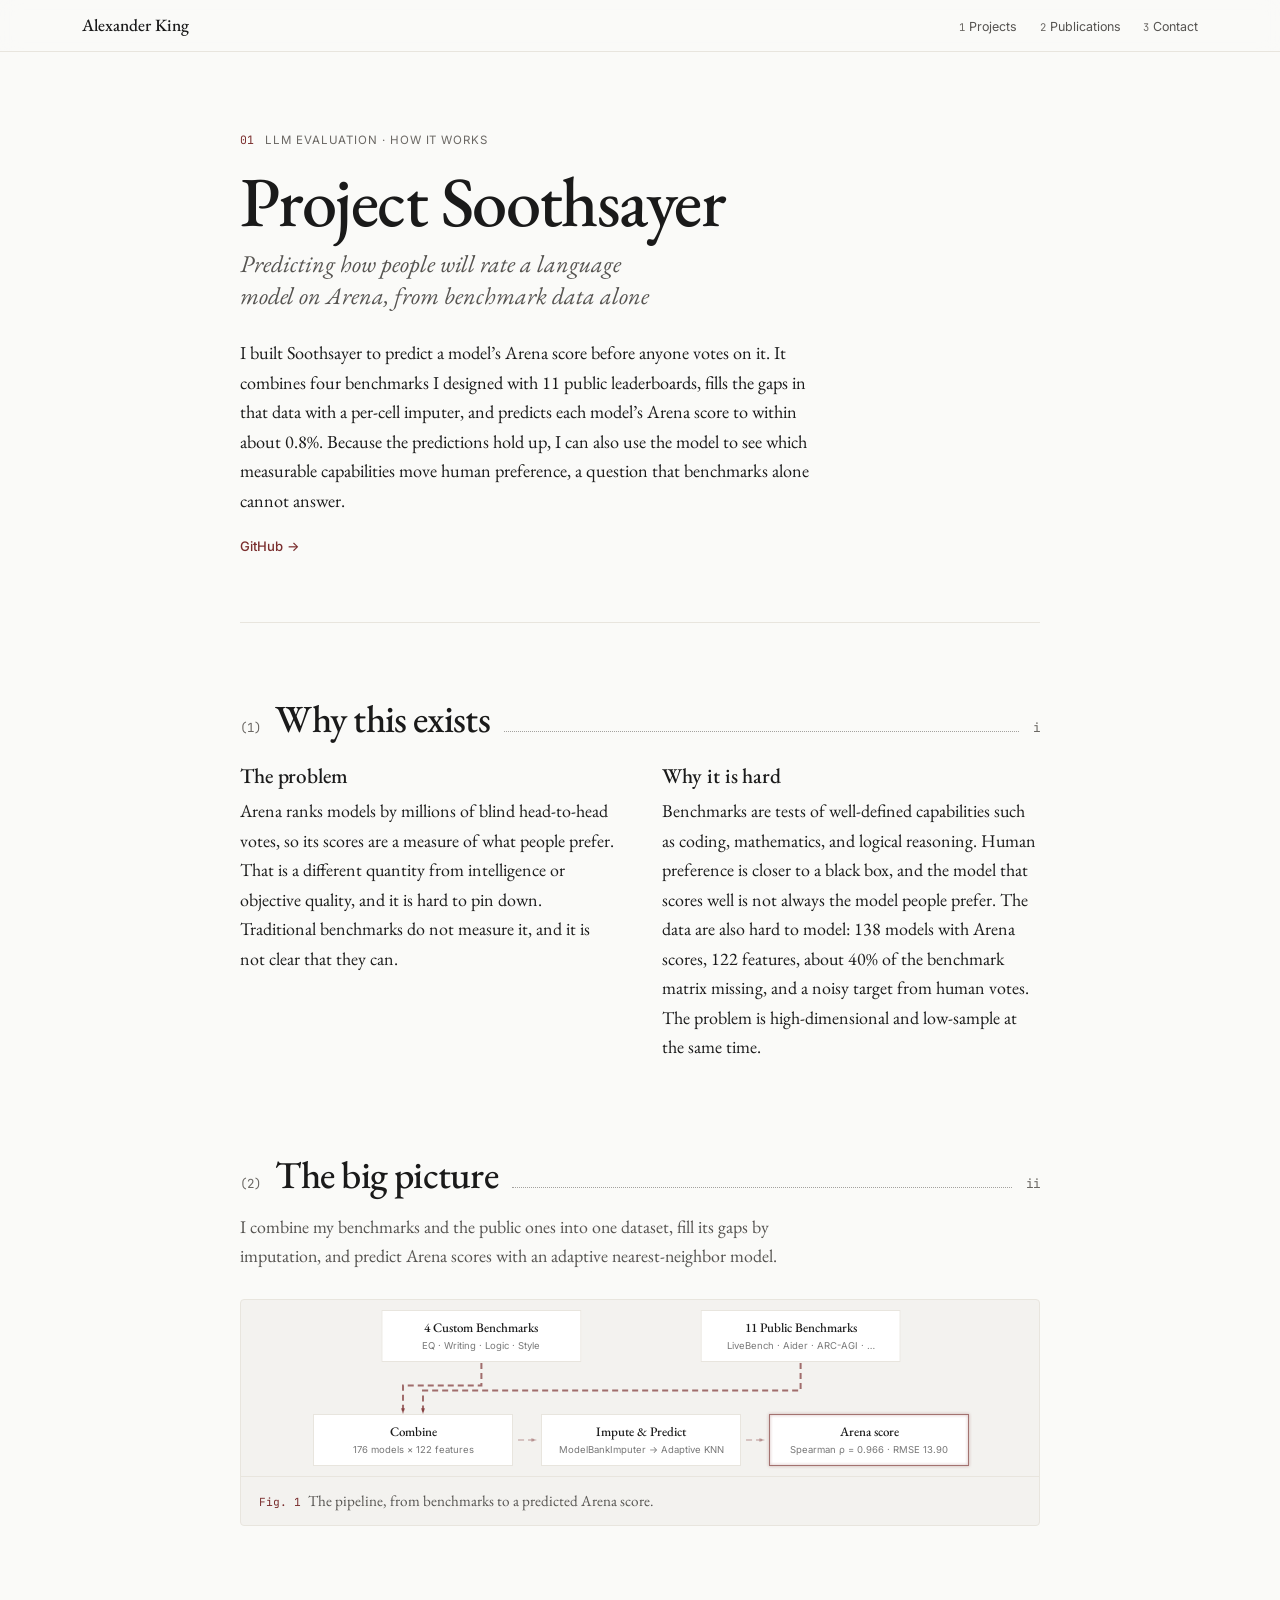
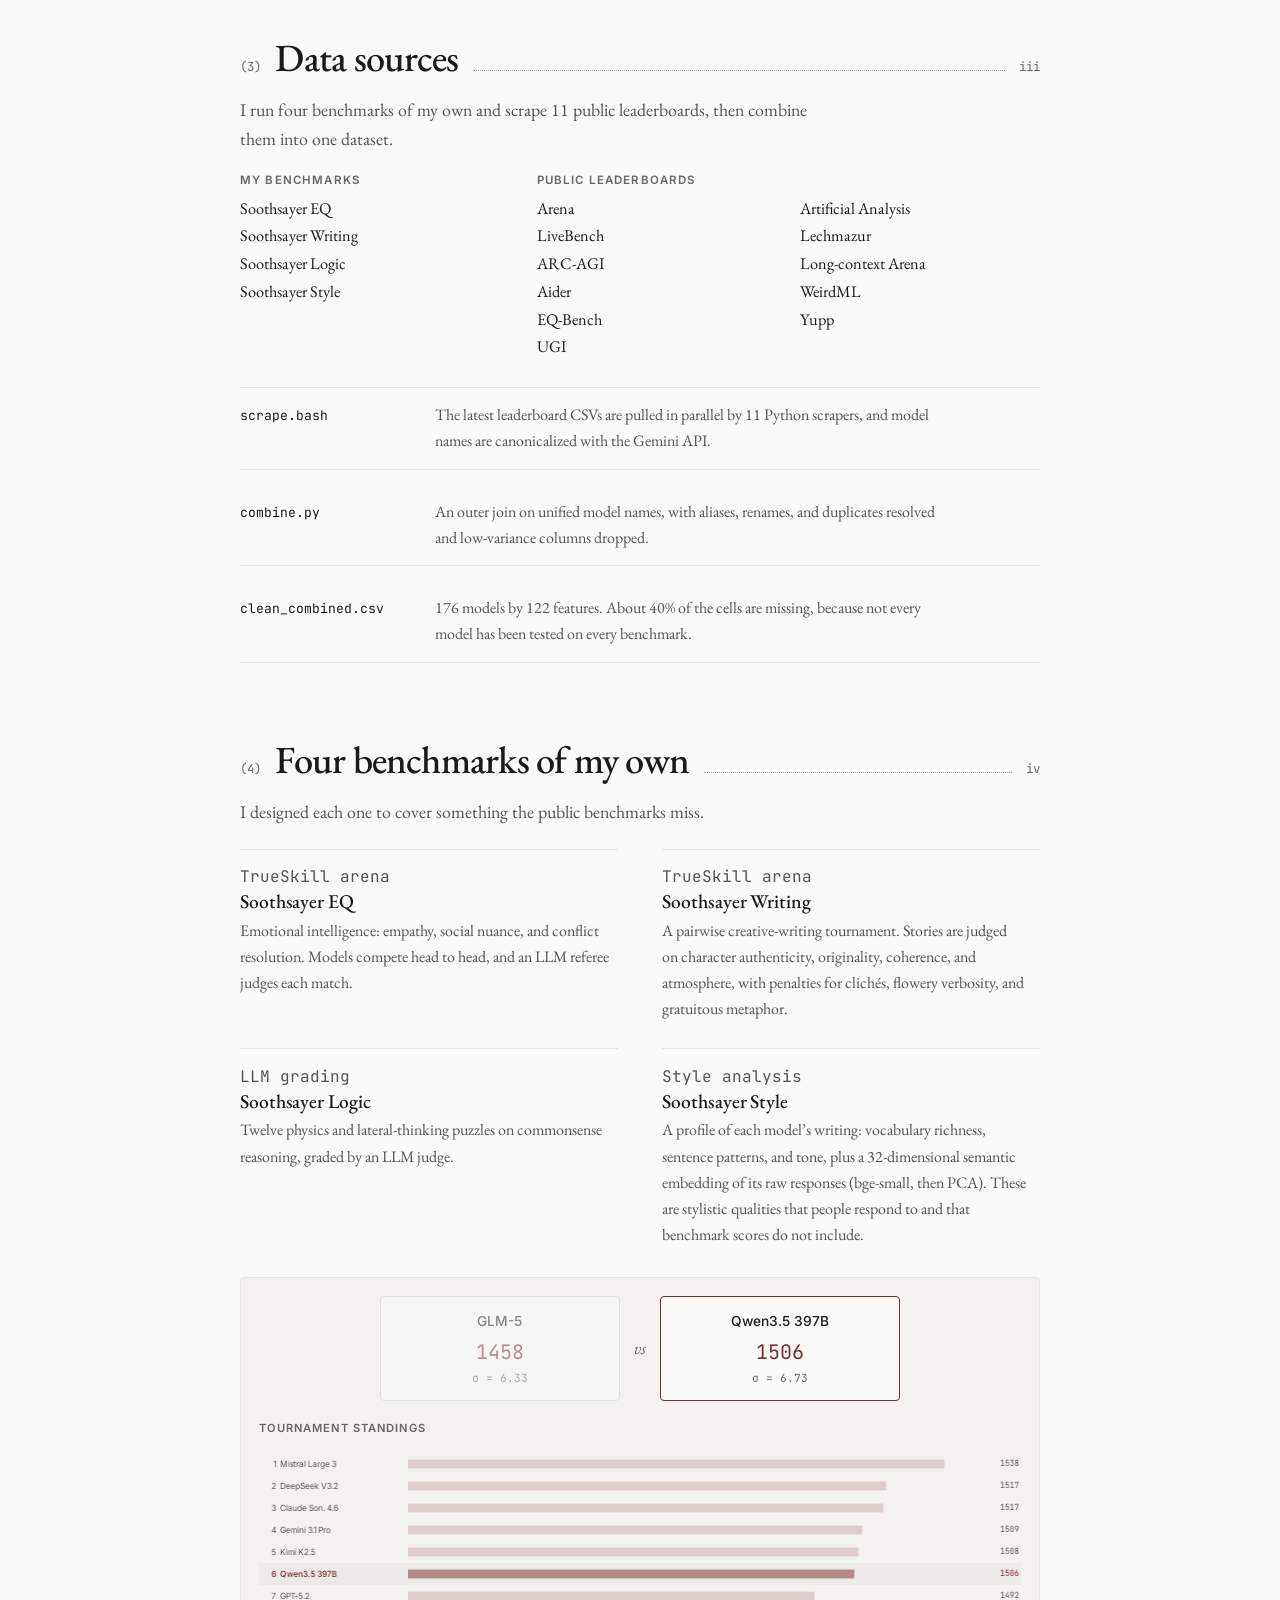
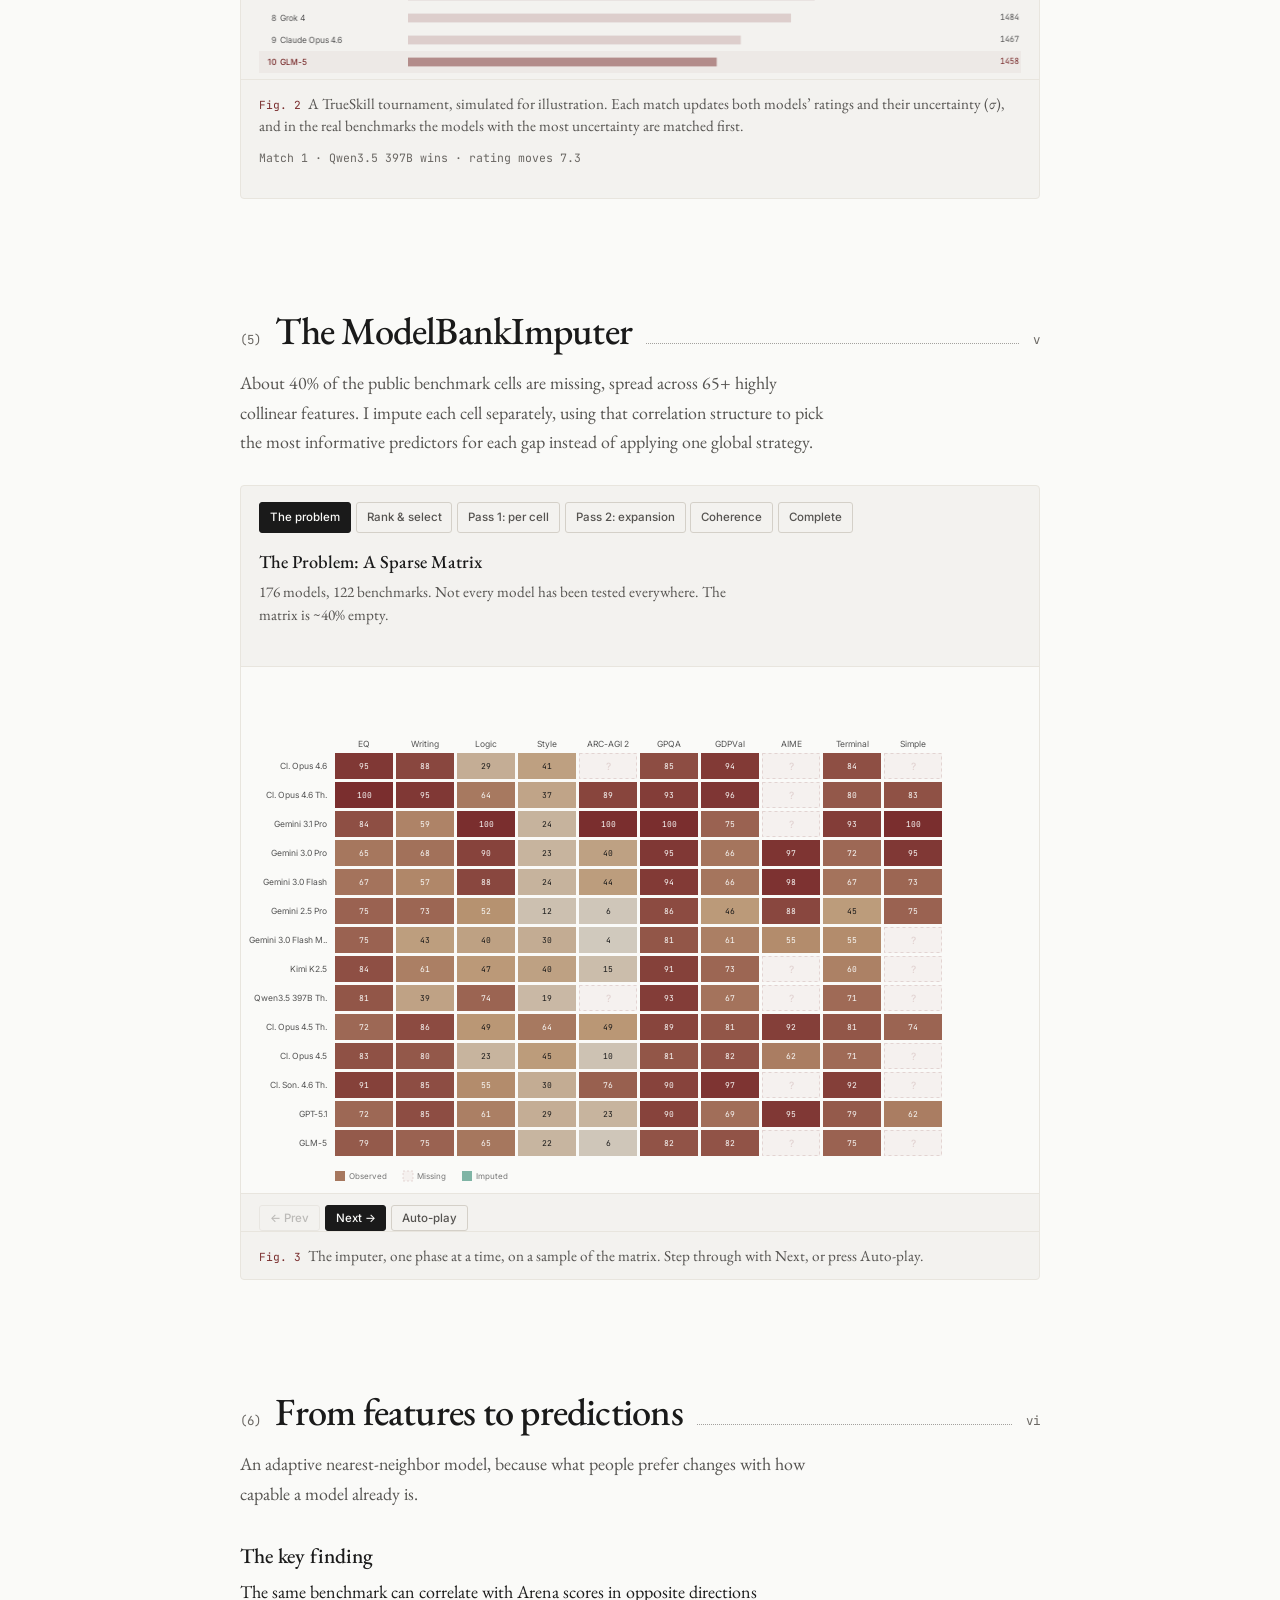
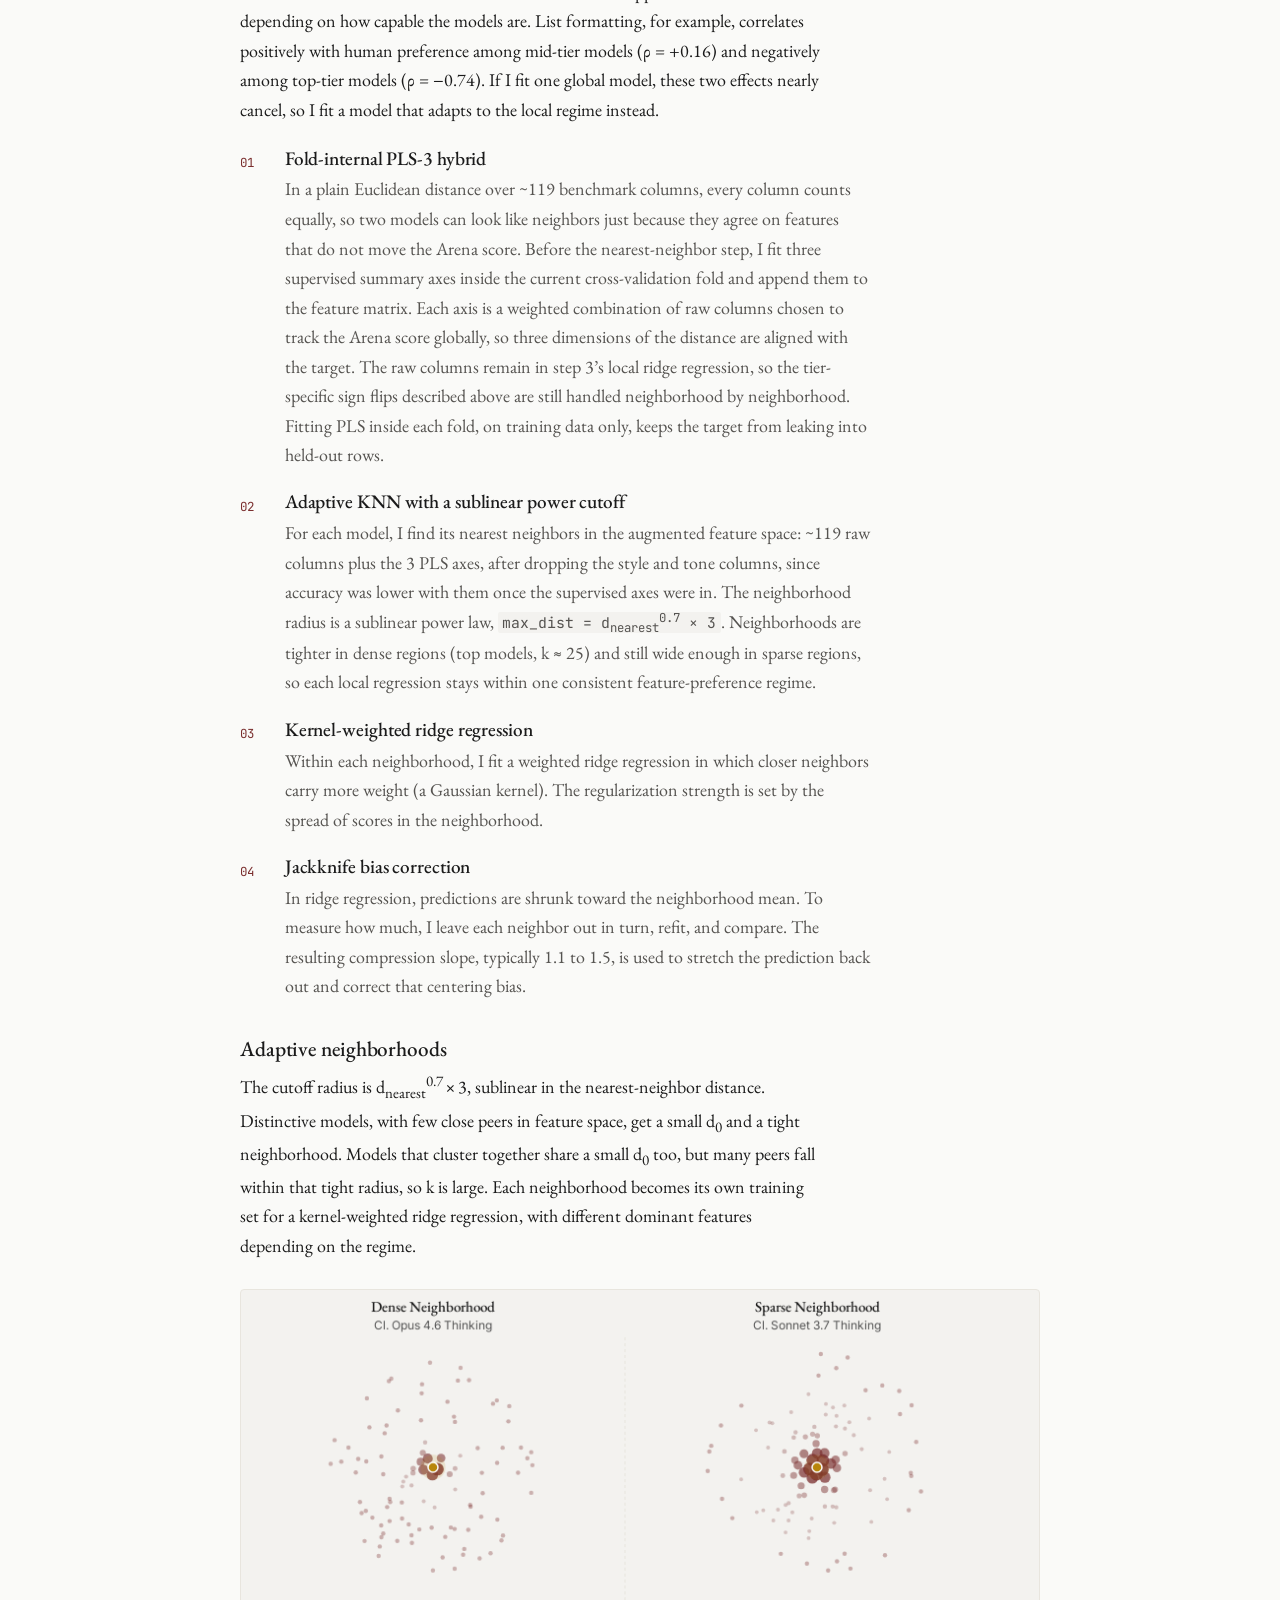
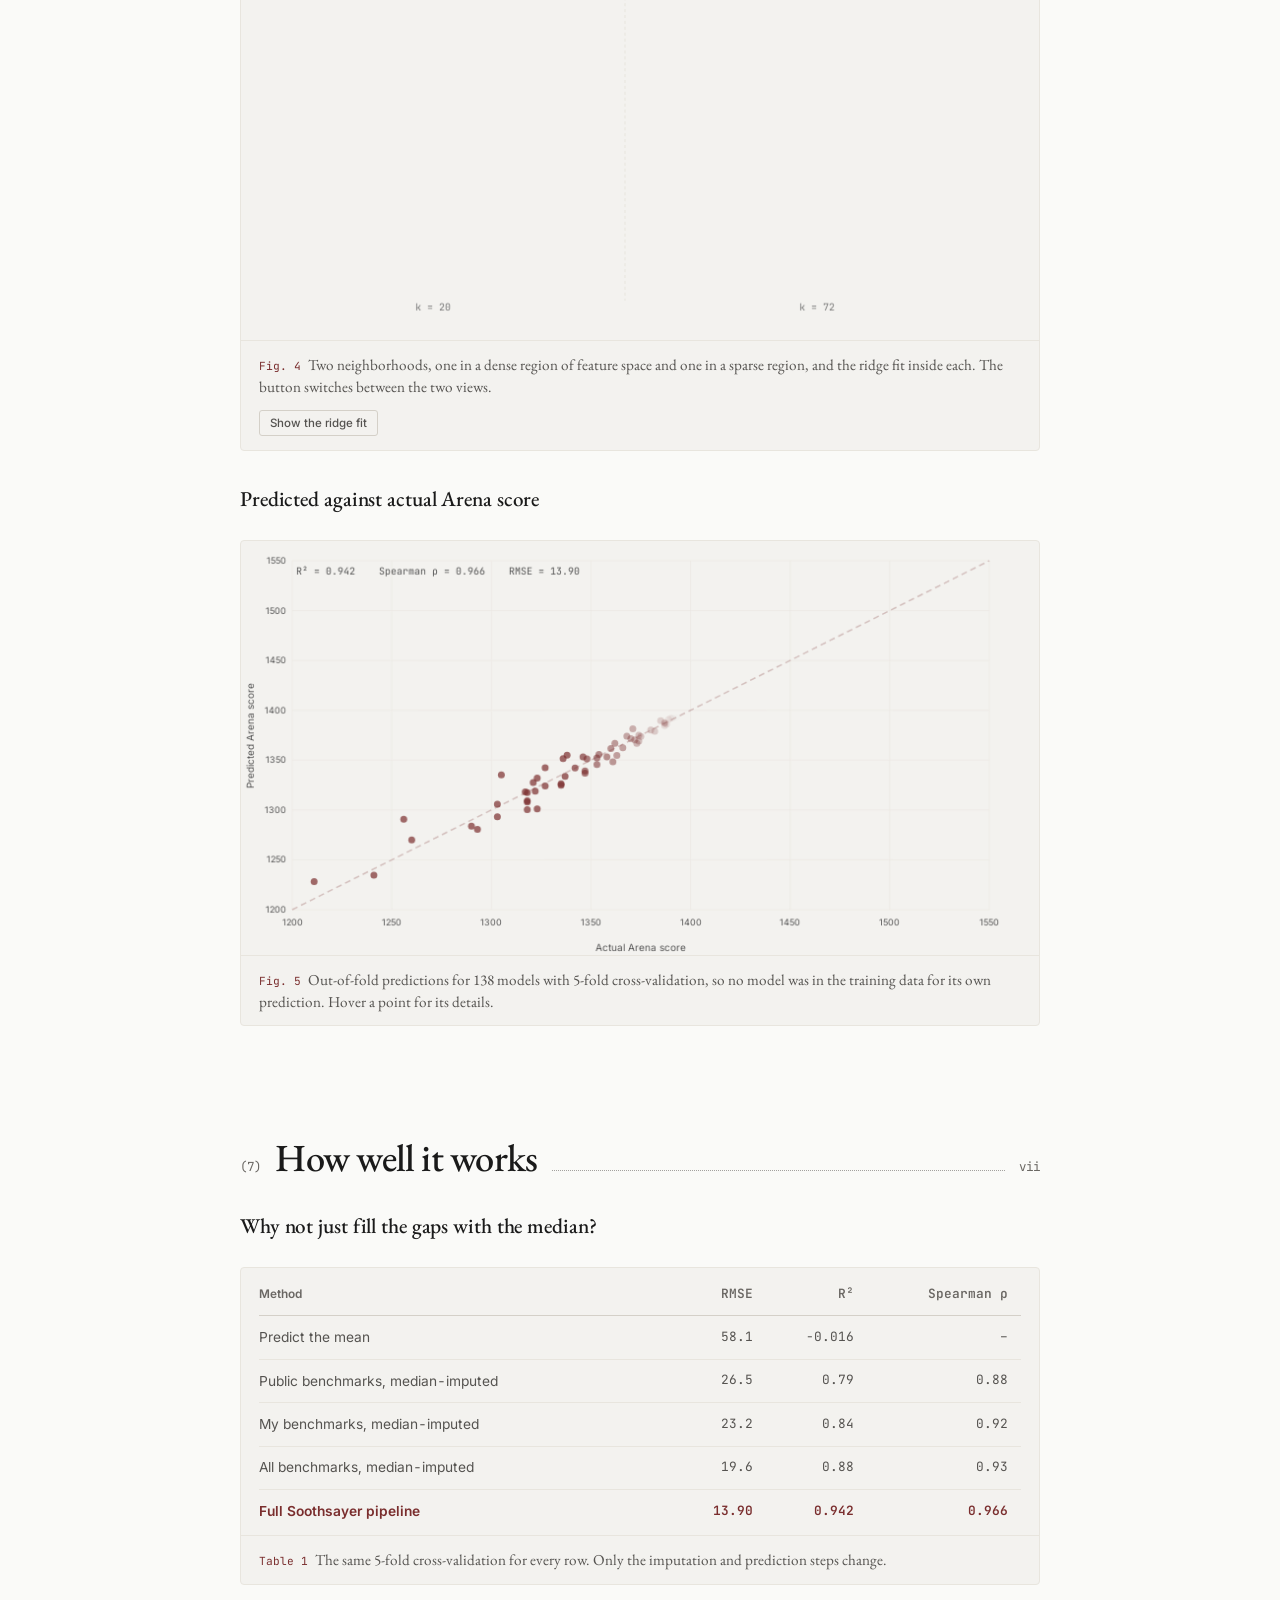
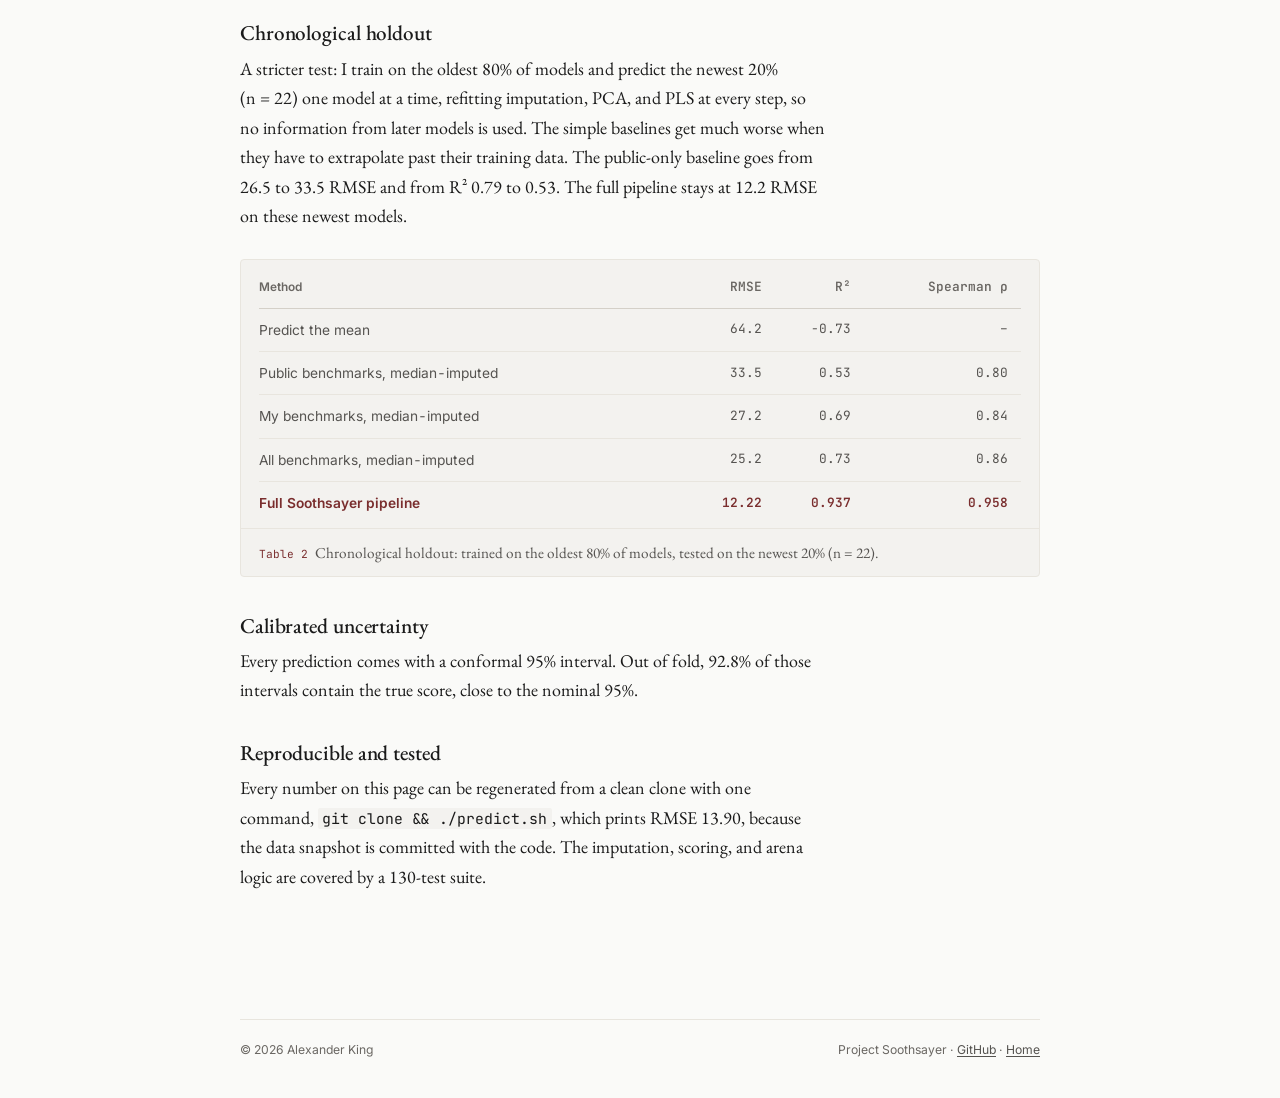
<file: soothsayer_explainer.html>
<!doctype html>
<html lang="en">
<head>
<meta charset="utf-8">
<meta name="viewport" content="width=device-width, initial-scale=1, viewport-fit=cover">
<title>Project Soothsayer · How it works</title>
<meta name="description" content="How Project Soothsayer predicts Arena (arena.ai) scores from benchmark data alone.">
<meta property="og:title" content="Project Soothsayer · How it works">
<meta property="og:description" content="How Project Soothsayer predicts Arena (arena.ai) scores from benchmark data alone.">
<meta property="og:type" content="article">
<meta property="og:url" content="https://alexanderjulianking.github.io/soothsayer_explainer.html">
<meta property="og:image" content="https://alexanderjulianking.github.io/og-image.jpg">
<meta property="og:image:width" content="1200">
<meta property="og:image:height" content="630">
<meta name="twitter:card" content="summary_large_image">
<meta name="twitter:image" content="https://alexanderjulianking.github.io/og-image.jpg">
<link rel="icon" href="data:image/svg+xml,<svg xmlns='http://www.w3.org/2000/svg' viewBox='0 0 100 100'><text y='.9em' font-size='90' font-family='Georgia, serif' fill='%237a2e2e'>A</text></svg>">
<link rel="preconnect" href="https://fonts.googleapis.com">
<link rel="preconnect" href="https://fonts.gstatic.com" crossorigin>
<script>(() => { const l = document.createElement('link'); l.rel = 'stylesheet'; l.href = 'https://fonts.googleapis.com/css2?family=EB+Garamond:ital,wght@0,400..800;1,400..800&family=Inter:wght@400;500;600&family=JetBrains+Mono:wght@400;500&display=swap'; document.head.appendChild(l); })();</script>
<noscript><link rel="stylesheet" href="https://fonts.googleapis.com/css2?family=EB+Garamond:ital,wght@0,400..800;1,400..800&family=Inter:wght@400;500;600&family=JetBrains+Mono:wght@400;500&display=swap"></noscript>
<link rel="stylesheet" href="site.css">
<style>
/* The tournament and the imputer walk-through, restyled to the site's plates and controls. */
.plate > canvas { display: block; width: 100%; }
.battle-arena { display: flex; align-items: stretch; justify-content: center; gap: 0.9rem; padding: 18px 18px 6px; flex-wrap: wrap; }
.fighter { flex: 1 1 11rem; max-width: 15rem; border: 1px solid var(--rule); border-radius: 4px; background: var(--paper); padding: 0.8rem 1rem; text-align: center; transition: border-color 0.25s, opacity 0.25s; }
.fighter.winner { border-color: var(--accent); }
.fighter.loser { opacity: 0.5; }
.fighter .model-name { font-family: var(--sans); font-weight: 500; font-size: 0.86rem; color: var(--ink); margin-bottom: 0.2rem; }
.fighter .elo { font-family: var(--mono); font-size: 1.25rem; color: var(--accent); font-variant-numeric: tabular-nums; }
.fighter .sigma { font-family: var(--mono); font-size: 0.7rem; color: var(--ink-3); }
.vs { align-self: center; font-style: italic; font-size: 1.1rem; color: var(--ink-3); }
.elo.flash-gain { animation: eloGain 0.65s ease-out; }
.elo.flash-loss { animation: eloLoss 0.65s ease-out; }
@keyframes eloGain { from { color: var(--e-dr); } to { color: var(--accent); } }
@keyframes eloLoss { from { color: var(--ink-3); } to { color: var(--accent); } }
.ts-lb-wrap { padding: 12px 18px 4px; }
.ts-lb-header { font-family: var(--sans); font-size: 0.7rem; font-weight: 600; letter-spacing: 0.08em; text-transform: uppercase; color: var(--ink-3); margin: 0 0 0.4rem; }
.ts-lb-wrap canvas { display: block; width: 100%; }
.phase-bar { display: flex; flex-wrap: wrap; gap: 0.3rem; padding: 16px 18px 0; }
.phase-pip { font-family: var(--sans); font-size: 0.72rem; font-weight: 500; color: var(--ink-2); border: 1px solid var(--rule); border-radius: 3px; padding: 0.3rem 0.62rem; cursor: pointer; user-select: none; }
.phase-pip:hover { border-color: var(--ink-3); color: var(--ink); }
.phase-pip.done { color: var(--accent); border-color: var(--accent); }
.phase-pip.active { background: var(--ink); color: var(--paper); border-color: var(--ink); }
.phase-pip:focus-visible, .imp-btn:focus-visible { outline: 2px solid var(--accent); outline-offset: 2px; }
.phase-narration { padding: 14px 18px 14px; min-height: 7.4em; }
.phase-narration h4 { font-family: var(--serif); font-weight: 500; font-size: 1.14rem; margin: 0 0 0.3rem; }
.phase-narration p { font-size: 0.95rem; line-height: 1.5; color: var(--ink-2); margin: 0; max-width: 72ch; }
.matrix-viewport { position: relative; overflow: hidden; border-block: 1px solid var(--rule-2); background: var(--paper); }
.matrix-viewport canvas { display: block; width: 100%; }
.imputer-controls { display: flex; flex-wrap: wrap; gap: 0.3rem; padding: 0.7rem 18px 0; }
.imp-btn { font-family: var(--sans); font-size: 0.72rem; font-weight: 500; color: var(--ink-2); background: transparent; border: 1px solid var(--rule); border-radius: 3px; padding: 0.3rem 0.62rem; cursor: pointer; }
.imp-btn:hover { border-color: var(--ink-3); color: var(--ink); }
.imp-btn.primary { background: var(--ink); color: var(--paper); border-color: var(--ink); }
.imp-btn:disabled { opacity: 0.35; cursor: default; }
</style>
</head>
<body>
<nav class="nav stay" id="nav" aria-label="Site">
  <div class="nav-in">
    <a class="nav-name" href="index.html">Alexander King</a>
    <a class="link" href="index.html#projects"><span class="n">1</span>Projects</a>
    <a class="link" href="index.html#publications"><span class="n">2</span>Publications</a>
    <a class="link" href="index.html#contact"><span class="n">3</span>Contact</a>
  </div>
  <div class="nav-progress" id="nav-progress"></div>
</nav>

<div class="page">
<main class="article">

  <header class="art-head">
    <p class="proj-kicker"><span class="n">01</span>LLM evaluation &middot; how it works</p>
    <h1>Project Soothsayer</h1>
    <p class="dek">Predicting how people will rate a language model on Arena, from benchmark data alone</p>
    <p class="lede">I built Soothsayer to predict a model&rsquo;s Arena score before anyone votes on it. It combines four benchmarks I designed with 11 public leaderboards, fills the gaps in that data with a per-cell imputer, and predicts each model&rsquo;s Arena score to within about 0.8%. Because the predictions hold up, I can also use the model to see which measurable capabilities move human preference, a question that benchmarks alone cannot answer.</p>
    <p class="links"><a href="https://github.com/AlexanderJulianKing/project-soothsayer" target="_blank" rel="noopener">GitHub &rarr;</a></p>
  </header>

  <section class="art-sec" id="why" aria-labelledby="why-h">
    <header class="sec-head"><span class="n">(1)</span><h2 id="why-h">Why this exists</h2><span class="dots" aria-hidden="true"></span><span class="r" aria-hidden="true">i</span></header>
    <div class="cols">
      <div>
        <h3>The problem</h3>
        <p>Arena ranks models by millions of blind head-to-head votes, so its scores are a measure of what people prefer. That is a different quantity from intelligence or objective quality, and it is hard to pin down. Traditional benchmarks do not measure it, and it is not clear that they can.</p>
      </div>
      <div>
        <h3>Why it is hard</h3>
        <p>Benchmarks are tests of well-defined capabilities such as coding, mathematics, and logical reasoning. Human preference is closer to a black box, and the model that scores well is not always the model people prefer. The data are also hard to model: 138 models with Arena scores, 122 features, about 40% of the benchmark matrix missing, and a noisy target from human votes. The problem is high-dimensional and low-sample at the same time.</p>
      </div>
    </div>
  </section>

  <section class="art-sec" id="overview" aria-labelledby="overview-h">
    <header class="sec-head"><span class="n">(2)</span><h2 id="overview-h">The big picture</h2><span class="dots" aria-hidden="true"></span><span class="r" aria-hidden="true">ii</span></header>
    <p class="intro">I combine my benchmarks and the public ones into one dataset, fill its gaps by imputation, and predict Arena scores with an adaptive nearest-neighbor model.</p>
    <figure class="plate">
      <canvas id="pipelineCanvas" aria-hidden="true"></canvas>
      <p class="sr-only">Pipeline diagram: 4 custom benchmarks and 11 public benchmarks are combined into 176 models by 122 features, then passed through the ModelBankImputer and adaptive KNN prediction to predict Arena scores.</p>
      <figcaption><span class="fig">Fig. 1</span>The pipeline, from benchmarks to a predicted Arena score.</figcaption>
      <div class="plate-bar"></div>
    </figure>
  </section>

  <section class="art-sec" id="data" aria-labelledby="data-h">
    <header class="sec-head"><span class="n">(3)</span><h2 id="data-h">Data sources</h2><span class="dots" aria-hidden="true"></span><span class="r" aria-hidden="true">iii</span></header>
    <p class="intro">I run four benchmarks of my own and scrape 11 public leaderboards, then combine them into one dataset.</p>
    <div class="sources">
      <div class="mine"><h3>My benchmarks</h3><ul><li>Soothsayer EQ</li><li>Soothsayer Writing</li><li>Soothsayer Logic</li><li>Soothsayer Style</li></ul></div>
      <div><h3>Public leaderboards</h3><ul><li>Arena</li><li>LiveBench</li><li>ARC-AGI</li><li>Aider</li><li>EQ-Bench</li><li>UGI</li><li>Artificial Analysis</li><li>Lechmazur</li><li>Long-context Arena</li><li>WeirdML</li><li>Yupp</li></ul></div>
    </div>
    <ol class="pipe">
      <li><span class="file">scrape.bash</span><p>The latest leaderboard CSVs are pulled in parallel by 11 Python scrapers, and model names are canonicalized with the Gemini API.</p></li>
      <li><span class="file">combine.py</span><p>An outer join on unified model names, with aliases, renames, and duplicates resolved and low-variance columns dropped.</p></li>
      <li><span class="file">clean_combined.csv</span><p>176 models by 122 features. About 40% of the cells are missing, because not every model has been tested on every benchmark.</p></li>
    </ol>
  </section>

  <section class="art-sec" id="benchmarks" aria-labelledby="bench-h">
    <header class="sec-head"><span class="n">(4)</span><h2 id="bench-h">Four benchmarks of my own</h2><span class="dots" aria-hidden="true"></span><span class="r" aria-hidden="true">iv</span></header>
    <p class="intro">I designed each one to cover something the public benchmarks miss.</p>
    <div class="defs">
      <div><p class="label">TrueSkill arena</p><h3>Soothsayer EQ</h3><p>Emotional intelligence: empathy, social nuance, and conflict resolution. Models compete head to head, and an LLM referee judges each match.</p></div>
      <div><p class="label">TrueSkill arena</p><h3>Soothsayer Writing</h3><p>A pairwise creative-writing tournament. Stories are judged on character authenticity, originality, coherence, and atmosphere, with penalties for clich&eacute;s, flowery verbosity, and gratuitous metaphor.</p></div>
      <div><p class="label">LLM grading</p><h3>Soothsayer Logic</h3><p>Twelve physics and lateral-thinking puzzles on commonsense reasoning, graded by an LLM judge.</p></div>
      <div><p class="label">Style analysis</p><h3>Soothsayer Style</h3><p>A profile of each model&rsquo;s writing: vocabulary richness, sentence patterns, and tone, plus a 32-dimensional semantic embedding of its raw responses (bge-small, then PCA). These are stylistic qualities that people respond to and that benchmark scores do not include.</p></div>
    </div>
    <figure class="plate trueskill-box">
      <div class="battle-arena">
        <div class="fighter" id="fighterA"><div class="model-name" id="nameA">&hellip;</div><div class="elo" id="eloA">&hellip;</div><div class="sigma" id="sigmaA">&sigma; = &hellip;</div></div>
        <span class="vs">vs</span>
        <div class="fighter" id="fighterB"><div class="model-name" id="nameB">&hellip;</div><div class="elo" id="eloB">&hellip;</div><div class="sigma" id="sigmaB">&sigma; = &hellip;</div></div>
      </div>
      <div class="ts-lb-wrap"><p class="ts-lb-header">Tournament standings</p><canvas id="tsLeaderboard" aria-hidden="true"></canvas></div>
      <figcaption><span class="fig">Fig. 2</span>A TrueSkill tournament, simulated for illustration. Each match updates both models&rsquo; ratings and their uncertainty (&sigma;), and in the real benchmarks the models with the most uncertainty are matched first.</figcaption>
      <div class="plate-bar"><p class="readout" id="battleLog" aria-live="polite">Loading the tournament&hellip;</p></div>
    </figure>
  </section>

  <section class="art-sec" id="imputerSection" aria-labelledby="imp-h">
    <header class="sec-head"><span class="n">(5)</span><h2 id="imp-h">The ModelBankImputer</h2><span class="dots" aria-hidden="true"></span><span class="r" aria-hidden="true">v</span></header>
    <p class="intro">About 40% of the public benchmark cells are missing, spread across 65+ highly collinear features. I impute each cell separately, using that correlation structure to pick the most informative predictors for each gap instead of applying one global strategy.</p>
    <figure class="plate">
      <div class="phase-bar" id="phaseBar">
        <div class="phase-pip active" data-phase="0">The problem</div>
        <div class="phase-pip" data-phase="1">Rank &amp; select</div>
        <div class="phase-pip" data-phase="2">Pass 1: per cell</div>
        <div class="phase-pip" data-phase="3">Pass 2: expansion</div>
        <div class="phase-pip" data-phase="4">Coherence</div>
        <div class="phase-pip" data-phase="5">Complete</div>
      </div>
      <div class="phase-narration">
        <h4 id="phaseTitle">The Problem: A Sparse Matrix</h4>
        <p id="phaseDesc">176 models, 122 benchmarks. Not every model has been tested everywhere. The matrix is ~40% empty.</p>
      </div>
      <div class="matrix-viewport">
        <canvas id="imputerCanvas" aria-hidden="true"></canvas>
        <p class="sr-only">Matrix visualization of the ModelBankImputer filling missing benchmark scores in five phases: identifying sparse cells, ranking predictors and forward-selecting by leave-one-out MSE, per-cell imputation, an expansion pass, and SVD coherence projection.</p>
      </div>
      <div class="imputer-controls">
        <button type="button" class="imp-btn" id="btnPrev" disabled>&larr; Prev</button>
        <button type="button" class="imp-btn primary" id="btnNext">Next &rarr;</button>
        <button type="button" class="imp-btn" id="btnAutoPlay">Auto-play</button>
      </div>
      <figcaption><span class="fig">Fig. 3</span>The imputer, one phase at a time, on a sample of the matrix. Step through with Next, or press Auto-play.</figcaption>
      <div class="plate-bar"></div>
    </figure>
  </section>

  <section class="art-sec" id="prediction" aria-labelledby="pred-h">
    <header class="sec-head"><span class="n">(6)</span><h2 id="pred-h">From features to predictions</h2><span class="dots" aria-hidden="true"></span><span class="r" aria-hidden="true">vi</span></header>
    <p class="intro">An adaptive nearest-neighbor model, because what people prefer changes with how capable a model already is.</p>
    <h3>The key finding</h3>
    <p>The same benchmark can correlate with Arena scores in opposite directions depending on how capable the models are. List formatting, for example, correlates positively with human preference among mid-tier models (&rho;&nbsp;=&nbsp;+0.16) and negatively among top-tier models (&rho;&nbsp;=&nbsp;&minus;0.74). If I fit one global model, these two effects nearly cancel, so I fit a model that adapts to the local regime instead.</p>
    <ol class="steps">
      <li><div><h3>Fold-internal PLS-3 hybrid</h3><p>In a plain Euclidean distance over ~119 benchmark columns, every column counts equally, so two models can look like neighbors just because they agree on features that do not move the Arena score. Before the nearest-neighbor step, I fit three supervised summary axes inside the current cross-validation fold and append them to the feature matrix. Each axis is a weighted combination of raw columns chosen to track the Arena score globally, so three dimensions of the distance are aligned with the target. The raw columns remain in step 3&rsquo;s local ridge regression, so the tier-specific sign flips described above are still handled neighborhood by neighborhood. Fitting PLS inside each fold, on training data only, keeps the target from leaking into held-out rows.</p></div></li>
      <li><div><h3>Adaptive KNN with a sublinear power cutoff</h3><p>For each model, I find its nearest neighbors in the augmented feature space: ~119 raw columns plus the 3 PLS axes, after dropping the style and tone columns, since accuracy was lower with them once the supervised axes were in. The neighborhood radius is a sublinear power law, <code>max_dist&nbsp;=&nbsp;d<sub>nearest</sub><sup>0.7</sup>&nbsp;&times;&nbsp;3</code>. Neighborhoods are tighter in dense regions (top models, k&nbsp;&asymp;&nbsp;25) and still wide enough in sparse regions, so each local regression stays within one consistent feature-preference regime.</p></div></li>
      <li><div><h3>Kernel-weighted ridge regression</h3><p>Within each neighborhood, I fit a weighted ridge regression in which closer neighbors carry more weight (a Gaussian kernel). The regularization strength is set by the spread of scores in the neighborhood.</p></div></li>
      <li><div><h3>Jackknife bias correction</h3><p>In ridge regression, predictions are shrunk toward the neighborhood mean. To measure how much, I leave each neighbor out in turn, refit, and compare. The resulting compression slope, typically 1.1 to 1.5, is used to stretch the prediction back out and correct that centering bias.</p></div></li>
    </ol>
    <h3>Adaptive neighborhoods</h3>
    <p>The cutoff radius is d<sub>nearest</sub><sup>0.7</sup>&thinsp;&times;&thinsp;3, sublinear in the nearest-neighbor distance. Distinctive models, with few close peers in feature space, get a small d<sub>0</sub> and a tight neighborhood. Models that cluster together share a small d<sub>0</sub> too, but many peers fall within that tight radius, so k is large. Each neighborhood becomes its own training set for a kernel-weighted ridge regression, with different dominant features depending on the regime.</p>
    <figure class="plate">
      <canvas id="knnCanvas"></canvas>
      <figcaption><span class="fig">Fig. 4</span>Two neighborhoods, one in a dense region of feature space and one in a sparse region, and the ridge fit inside each. The button switches between the two views.</figcaption>
      <div class="plate-bar"><div class="controls"><button type="button" id="knnToggle">Show the ridge fit</button></div></div>
    </figure>
    <h3>Predicted against actual Arena score</h3>
    <figure class="plate">
      <canvas id="scatterCanvas" aria-hidden="true"></canvas>
      <p class="sr-only">Scatter plot of predicted against actual Arena scores for 138 models. Points cluster tightly around the diagonal, with R-squared of 0.942, Spearman rho of 0.966, and RMSE of 13.90.</p>
      <figcaption><span class="fig">Fig. 5</span>Out-of-fold predictions for 138 models with 5-fold cross-validation, so no model was in the training data for its own prediction. Hover a point for its details.</figcaption>
      <div class="plate-bar"></div>
    </figure>
  </section>

  <section class="art-sec" id="validation" aria-labelledby="val-h">
    <header class="sec-head"><span class="n">(7)</span><h2 id="val-h">How well it works</h2><span class="dots" aria-hidden="true"></span><span class="r" aria-hidden="true">vii</span></header>
    <h3>Why not just fill the gaps with the median?</h3>
    <figure class="plate">
      <div class="table-scroll"><table class="data comparison-table">
        <thead><tr><th>Method</th><th>RMSE</th><th>R&sup2;</th><th>Spearman &rho;</th></tr></thead>
        <tbody>
          <tr><td>Predict the mean</td><td>58.1</td><td>&minus;0.016</td><td>&ndash;</td></tr>
          <tr><td>Public benchmarks, median-imputed</td><td>26.5</td><td>0.79</td><td>0.88</td></tr>
          <tr><td>My benchmarks, median-imputed</td><td>23.2</td><td>0.84</td><td>0.92</td></tr>
          <tr><td>All benchmarks, median-imputed</td><td>19.6</td><td>0.88</td><td>0.93</td></tr>
          <tr class="highlight"><td>Full Soothsayer pipeline</td><td>13.90</td><td>0.942</td><td>0.966</td></tr>
        </tbody>
      </table></div>
      <figcaption><span class="fig">Table 1</span>The same 5-fold cross-validation for every row. Only the imputation and prediction steps change.</figcaption>
      <div class="plate-bar"></div>
    </figure>
    <h3>Chronological holdout</h3>
    <p>A stricter test: I train on the oldest 80% of models and predict the newest 20% (n&nbsp;=&nbsp;22) one model at a time, refitting imputation, PCA, and PLS at every step, so no information from later models is used. The simple baselines get much worse when they have to extrapolate past their training data. The public-only baseline goes from 26.5 to 33.5 RMSE and from R&sup2;&nbsp;0.79 to 0.53. The full pipeline stays at 12.2 RMSE on these newest models.</p>
    <figure class="plate">
      <div class="table-scroll"><table class="data comparison-table">
        <thead><tr><th>Method</th><th>RMSE</th><th>R&sup2;</th><th>Spearman &rho;</th></tr></thead>
        <tbody>
          <tr><td>Predict the mean</td><td>64.2</td><td>&minus;0.73</td><td>&ndash;</td></tr>
          <tr><td>Public benchmarks, median-imputed</td><td>33.5</td><td>0.53</td><td>0.80</td></tr>
          <tr><td>My benchmarks, median-imputed</td><td>27.2</td><td>0.69</td><td>0.84</td></tr>
          <tr><td>All benchmarks, median-imputed</td><td>25.2</td><td>0.73</td><td>0.86</td></tr>
          <tr class="highlight"><td>Full Soothsayer pipeline</td><td>12.22</td><td>0.937</td><td>0.958</td></tr>
        </tbody>
      </table></div>
      <figcaption><span class="fig">Table 2</span>Chronological holdout: trained on the oldest 80% of models, tested on the newest 20% (n&nbsp;=&nbsp;22).</figcaption>
      <div class="plate-bar"></div>
    </figure>
    <h3>Calibrated uncertainty</h3>
    <p>Every prediction comes with a conformal 95% interval. Out of fold, 92.8% of those intervals contain the true score, close to the nominal 95%.</p>
    <h3>Reproducible and tested</h3>
    <p>Every number on this page can be regenerated from a clean clone with one command, <code>git clone &amp;&amp; ./predict.sh</code>, which prints RMSE 13.90, because the data snapshot is committed with the code. The imputation, scoring, and arena logic are covered by a 130-test suite.</p>
  </section>

</main>
<footer class="foot art-foot">
  <span>&copy; 2026 Alexander King</span>
  <span>Project Soothsayer &middot; <a href="https://github.com/AlexanderJulianKing/project-soothsayer" target="_blank" rel="noopener">GitHub</a> &middot; <a href="index.html">Home</a></span>
</footer>
</div>

<script>
(function() {
  'use strict';
  if (window.matchMedia('(prefers-reduced-motion: reduce)').matches) return;

  // Fade-in observer
  const obs = new IntersectionObserver(entries => {
    entries.forEach(e => { if (e.isIntersecting) { e.target.classList.add('visible'); obs.unobserve(e.target); } });
  }, { threshold: 0.1, rootMargin: '0px 0px -40px 0px' });
  document.querySelectorAll('.fade-in').forEach(el => obs.observe(el));

  // Stat counters — markup holds the real values (shown as-is for no-JS and
  // reduced-motion readers); zero them here only because the count-up will run
  document.querySelectorAll('.stat-num').forEach(el => { el.textContent = '0'; });
  let statsDone = false;
  const statsObs = new IntersectionObserver(entries => {
    entries.forEach(e => {
      if (e.isIntersecting && !statsDone) {
        statsDone = true;
        document.querySelectorAll('.stat-num').forEach(el => {
          const target = parseFloat(el.dataset.target);
          const isDec = el.classList.contains('decimal');
          const places = isDec ? (el.dataset.target.split('.')[1] || '').length : 0;
          const dur = 1800, start = performance.now();
          (function tick(now) {
            const t = Math.min((now - start) / dur, 1), ease = 1 - Math.pow(1 - t, 3);
            el.textContent = isDec ? (target * ease).toFixed(places) : Math.round(target * ease);
            if (t < 1) requestAnimationFrame(tick);
          })(start);
        });
      }
    });
  }, { threshold: 0.3 });
  document.querySelectorAll('.stats-row').forEach(s => statsObs.observe(s));

  // Comparison table row stagger reveal
  document.querySelectorAll('.comparison-table').forEach(tableEl => {
    const rows = [...tableEl.querySelectorAll('tbody tr')];
    const tableRevealObs = new IntersectionObserver(entries => {
      entries.forEach(e => {
        if (e.isIntersecting) {
          rows.forEach((row, i) => {
            const delay = i * 140 + 80;
            setTimeout(() => row.classList.add('row-visible'), delay);
          });
          tableRevealObs.unobserve(e.target);
        }
      });
    }, { threshold: 0.4 });
    tableRevealObs.observe(tableEl);
  });

  // (pipeline merge lines removed — now canvas-based)

  // TrueSkill battles — leaderboard redesign
  // All models start equal; 30 silent battles pre-spread them before first render
  const mdls = [
    {n:'Claude Opus 4.6', mu:1500, s:8.33}, {n:'GPT-5.2',         mu:1500, s:8.33},
    {n:'Gemini 3.1 Pro',  mu:1500, s:8.33}, {n:'Grok 4',          mu:1500, s:8.33},
    {n:'Claude Son. 4.6', mu:1500, s:8.33}, {n:'DeepSeek V3.2',   mu:1500, s:8.33},
    {n:'Qwen3.5 397B',    mu:1500, s:8.33}, {n:'GLM-5',           mu:1500, s:8.33},
    {n:'Kimi K2.5',       mu:1500, s:8.33}, {n:'Mistral Large 3', mu:1500, s:8.33},
  ];

  // Leaderboard canvas
  const lbCanvas = document.getElementById('tsLeaderboard');
  const lbCtx = lbCanvas && lbCanvas.getContext('2d');
  const LB_DPR = window.devicePixelRatio || 1;

  function drawLeaderboard(hlA, hlB) {
    if (!lbCanvas || !lbCtx) return;
    const cw = lbCanvas.parentElement.getBoundingClientRect().width;
    if (cw < 20) return;

    const ROW_H = 22, LBW = cw, LBH = mdls.length * ROW_H + 2;
    lbCanvas.width  = LBW * LB_DPR;
    lbCanvas.height = LBH * LB_DPR;
    lbCanvas.style.height = LBH + 'px';
    lbCtx.setTransform(LB_DPR, 0, 0, LB_DPR, 0, 0);
    lbCtx.clearRect(0, 0, LBW, LBH);

    const sorted = [...mdls].sort((a, b) => b.mu - a.mu);
    const elos = sorted.map(m => m.mu);
    const minElo = Math.min(Math.min(...elos), 1350);
    const maxElo = Math.max(Math.max(...elos), 1550);
    const range = maxElo - minElo || 1;

    const isDark = window.matchMedia('(prefers-color-scheme: dark)').matches;
    const textColor   = isDark ? '#a09a90' : '#555555';
    const accentColor = isDark ? '#c46b6b' : '#7a2e2e';
    const barNormal   = isDark ? 'rgba(196,107,107,0.22)' : 'rgba(122,46,46,0.18)';
    const barHL       = isDark ? 'rgba(196,107,107,0.55)' : 'rgba(122,46,46,0.50)';
    const hlBg        = isDark ? 'rgba(196,107,107,0.07)' : 'rgba(122,46,46,0.045)';

    // Fully responsive: compute columns from available width
    const RANK_W = 18, GAP = 4, ELO_W = 40;
    const nameMax = Math.min(130, LBW * 0.44); // up to 44% width, max 130px
    const barX    = RANK_W + GAP + nameMax + GAP;
    const barAvail = LBW - barX - ELO_W - 4;
    const showBars = barAvail >= 24;

    lbCtx.textBaseline = 'middle';

    sorted.forEach((m, i) => {
      const y = i * ROW_H, midY = y + ROW_H / 2;
      const isHL = m.n === hlA || m.n === hlB;

      if (isHL) {
        lbCtx.fillStyle = hlBg;
        lbCtx.fillRect(0, y, LBW, ROW_H);
      }

      const baseFont = isHL ? '500 8.5px Inter, sans-serif' : '400 8.5px Inter, sans-serif';
      lbCtx.font = baseFont;
      lbCtx.fillStyle = isHL ? accentColor : textColor;

      // Rank
      lbCtx.textAlign = 'right';
      lbCtx.fillText(i + 1, RANK_W, midY);

      // Model name — measure-and-trim to fit nameMax
      lbCtx.textAlign = 'left';
      let label = m.n;
      while (label.length > 2 && lbCtx.measureText(label).width > nameMax - 2) {
        label = label.slice(0, -2) + '\u2026';
      }
      lbCtx.fillText(label, RANK_W + GAP, midY);

      // Bar (only if there's room)
      if (showBars) {
        const bw = Math.max(((m.mu - minElo) / range) * barAvail, 2);
        lbCtx.fillStyle = isHL ? barHL : barNormal;
        lbCtx.fillRect(barX, y + ROW_H * 0.3, bw, ROW_H * 0.4);
      }

      // ELO — right-aligned
      lbCtx.font = '400 8.5px JetBrains Mono, monospace';
      lbCtx.fillStyle = isHL ? accentColor : textColor;
      lbCtx.textAlign = 'right';
      lbCtx.fillText(Math.round(m.mu), LBW - 2, midY);
    });
  }

  function animElo(elId, from, to) {
    const el = document.getElementById(elId);
    if (!el) return;
    if (window.matchMedia('(prefers-reduced-motion: reduce)').matches || from === to) {
      el.textContent = Math.round(to); return;
    }
    const gain = to > from;
    el.classList.remove('flash-gain', 'flash-loss');
    void el.offsetWidth;
    el.classList.add(gain ? 'flash-gain' : 'flash-loss');
    const dur = 380, t0 = performance.now();
    (function tick(now) {
      const t = Math.min((now - t0) / dur, 1);
      el.textContent = Math.round(from + (to - from) * (1 - Math.pow(1 - t, 2)));
      if (t < 1) requestAnimationFrame(tick);
      else el.textContent = Math.round(to);
    })(t0);
  }

  // Simulate n battles instantly (no rendering) to pre-spread the distribution
  function runSilentBattles(n) {
    const K = 16;
    for (let k = 0; k < n; k++) {
      let i = Math.floor(Math.random() * mdls.length);
      let j; do { j = Math.floor(Math.random() * mdls.length); } while (j === i);
      const a = mdls[i], b = mdls[j];
      const p = 1 / (1 + Math.exp(-(a.mu - b.mu) / (400 / Math.log(10))));
      const aW = Math.random() < p;
      const w = aW ? a : b, l = aW ? b : a;
      const ex = 1 / (1 + Math.exp(-(w.mu - l.mu) / (400 / Math.log(10))));
      w.mu += K * (1 - ex); l.mu -= K * ex;
      w.s = Math.max(w.s * 0.97, 2); l.s = Math.max(l.s * 0.97, 2);
    }
  }

  let bCount = 0, bInterval, battleInitialized = false;

  function runBattle() {
    const i = Math.floor(Math.random() * mdls.length);
    let j; do { j = Math.floor(Math.random() * mdls.length); } while (j === i);
    const a = mdls[i], b = mdls[j];

    document.getElementById('nameA').textContent = a.n;
    document.getElementById('nameB').textContent = b.n;
    document.getElementById('eloA').textContent = Math.round(a.mu);
    document.getElementById('eloB').textContent = Math.round(b.mu);
    document.getElementById('sigmaA').textContent = '\u03C3 = ' + a.s.toFixed(2);
    document.getElementById('sigmaB').textContent = '\u03C3 = ' + b.s.toFixed(2);
    drawLeaderboard(a.n, b.n); // highlight current fighters in leaderboard

    const fA = document.getElementById('fighterA'), fB = document.getElementById('fighterB');
    fA.classList.remove('winner', 'loser'); fB.classList.remove('winner', 'loser');
    document.getElementById('battleLog').textContent = 'Judging\u2026';

    setTimeout(() => {
      const p = 1 / (1 + Math.exp(-(a.mu - b.mu) / (400 / Math.log(10))));
      const aW = Math.random() < p;
      const w = aW ? a : b, l = aW ? b : a;
      const K = 16, ex = 1 / (1 + Math.exp(-(w.mu - l.mu) / (400 / Math.log(10))));
      const prevA = Math.round(a.mu), prevB = Math.round(b.mu);
      w.mu += K * (1 - ex); l.mu -= K * ex;
      w.s = Math.max(w.s * 0.97, 2); l.s = Math.max(l.s * 0.97, 2);
      fA.classList.add(aW ? 'winner' : 'loser'); fB.classList.add(aW ? 'loser' : 'winner');
      animElo('eloA', prevA, Math.round(a.mu));
      animElo('eloB', prevB, Math.round(b.mu));
      document.getElementById('sigmaA').textContent = '\u03C3 = ' + a.s.toFixed(2);
      document.getElementById('sigmaB').textContent = '\u03C3 = ' + b.s.toFixed(2);
      drawLeaderboard(a.n, b.n); // update rankings after result
      bCount++;
      document.getElementById('battleLog').textContent =
        'Match ' + bCount + ' \u00b7 ' + w.n + ' wins \u00b7 rating moves ' + Math.abs(K * (1 - ex)).toFixed(1);
    }, 600);
  }

  const bObs = new IntersectionObserver(entries => {
    entries.forEach(e => {
      if (e.isIntersecting && !bInterval) {
        if (!battleInitialized) {
          runSilentBattles(30); // spread distribution before first paint
          battleInitialized = true;
          bCount = 0;
        }
        drawLeaderboard('', '');
        runBattle();
        bInterval = setInterval(runBattle, 1400);
      } else if (!e.isIntersecting && bInterval) {
        clearInterval(bInterval); bInterval = null;
      }
    });
  }, { threshold: 0.3 });
  document.querySelectorAll('.trueskill-box').forEach(s => bObs.observe(s));
})();

// ═══════════════════════════════════════════════
// READING PROGRESS BAR fallback (Firefox / no scroll-timeline)
// ═══════════════════════════════════════════════
(function() {
  if (CSS.supports('animation-timeline', 'scroll()')) return;
  const bar = document.querySelector('.reading-progress');
  if (!bar) return;
  window.addEventListener('scroll', function() {
    const s = document.documentElement;
    const pct = s.scrollTop / (s.scrollHeight - s.clientHeight);
    bar.style.transform = 'scaleX(' + Math.min(Math.max(pct, 0), 1) + ')';
  }, { passive: true });
})();

// ═══════════════════════════════════════════════
// IMPUTER DEEP-DIVE
// ═══════════════════════════════════════════════
(function() {
  'use strict';
  const canvas = document.getElementById('imputerCanvas');
  const ctx = canvas.getContext('2d');
  const dpr = window.devicePixelRatio || 1;

  // Palette
  const darkMQ = window.matchMedia('(prefers-color-scheme: dark)');
  function makePal(dark) {
    return {
      dark,
      bg:           dark ? '#141414' : '#fafaf8',
      cellBg:       dark ? '#1a1a1a' : '#ffffff',
      text:         dark ? '#d8d4cf' : '#1a1a1a',
      textMuted:    dark ? '#a09a90' : '#555555',
      textLight:    dark ? '#7a756d' : '#777777',
      accent:       dark ? [196,107,107] : [122,46,46],
      accentStr:    dark ? '#c46b6b' : '#7a2e2e',
      border:       dark ? '#2e2e2e' : '#d4d0c8',
      borderLight:  dark ? '#252525' : '#e8e5de',
      valLow:       dark ? [60,58,52]   : [210,205,195],
      valMid:       dark ? [110,85,70]  : [185,150,115],
      valHi:        dark ? [196,107,107]: [122,46,46],
      impTeal:      dark ? [70,140,125] : [75,150,130],
      impTeal2:     dark ? [80,155,138] : [65,140,118],
      missingBg:    dark ? 'rgba(196,107,107,0.06)' : 'rgba(122,46,46,0.04)',
      missingBrd:   dark ? 'rgba(196,107,107,0.2)'  : 'rgba(122,46,46,0.15)',
      sigmaColor:   dark ? 'rgba(196,107,107,VAR)'  : 'rgba(122,46,46,VAR)',
      connAlpha:    dark ? 0.55 : 0.45,
    };
  }
  let pal = makePal(darkMQ.matches);
  darkMQ.addEventListener('change', e => { pal = makePal(e.matches); draw(); });

  // Dimensions — show fewer columns on mobile
  const _impMobile = window.innerWidth < 640;
  const ROWS = 14, COLS = _impMobile ? 5 : 10;
  const modelNames = ['Cl. Opus 4.6','Cl. Opus 4.6 Th.','Gemini 3.1 Pro','Gemini 3.0 Pro','Gemini 3.0 Flash','Gemini 2.5 Pro','Gemini 3.0 Flash M..','Kimi K2.5','Qwen3.5 397B Th.','Cl. Opus 4.5 Th.','Cl. Opus 4.5','Cl. Son. 4.6 Th.','GPT-5.1','GLM-5'];
  const benchNames = ['EQ','Writing','Logic','Style','ARC-AGI 2','GPQA','GDPVal','AIME','Terminal','Simple'].slice(0, COLS);

  const PAD = 12, LABEL_W = 82, HEADER_H = 24, ARC_H = 50, CELL_W = 58, CELL_H = 26, GAP = 3, LEGEND_H = 22;
  const totalW = PAD + LABEL_W + COLS*(CELL_W+GAP) + PAD;
  const totalH = PAD + ARC_H + HEADER_H + ROWS*(CELL_H+GAP) + LEGEND_H + PAD;

  function cellX(c) { return PAD + LABEL_W + c*(CELL_W+GAP); }
  function cellY(r) { return PAD + ARC_H + HEADER_H + r*(CELL_H+GAP); }

  function resize() {
    const w = canvas.parentElement.getBoundingClientRect().width;
    const scale = Math.min(w / totalW, 1);
    canvas.width = totalW * dpr;
    canvas.height = totalH * dpr;
    canvas.style.width = (totalW * scale) + 'px';   // set BOTH dims explicitly so the
    canvas.style.height = (totalH * scale) + 'px';  // canvas can't overflow/clip when CSS
    ctx.setTransform(dpr, 0, 0, dpr, 0, 0);          // max-width doesn't kick in (was: height only)
  }
  resize();
  window.addEventListener('resize', () => { resize(); draw(); });

  // Seeded PRNG
  function createRNG(seed) { let s = seed; return function() { s = (s * 16807) % 2147483647; return s / 2147483647; }; }

  // Pre-compute all animation data
  function precomputeAll(seed) {
    const rng = createRNG(seed);
    const clamp = (v, lo=0, hi=1) => Math.max(lo, Math.min(hi, v));

    // Realistic min-max normalized scores (0-1) from actual benchmark data.
    // Columns: EQ=0 Writing=1 Logic=2 Style=3 ARC-AGI2=4 GPQA=5 GDPVal=6 AIME=7 Terminal=8 Simple=9
    // null = missing. EQ uses Flash judge (154/157 coverage).
    const rawScores = [
      [0.95,0.88,0.29,0.41,null,0.85,0.94,null,0.84,null],
      [1.0,0.95,0.64,0.37,0.89,0.93,0.96,null,0.80,0.83],
      [0.84,0.59,1.0,0.24,1.0,1.0,0.75,null,0.93,1.0],
      [0.65,0.68,0.90,0.23,0.40,0.95,0.66,0.97,0.72,0.95],
      [0.67,0.57,0.88,0.24,0.44,0.94,0.66,0.98,0.67,0.73],
      [0.75,0.73,0.52,0.12,0.06,0.86,0.46,0.88,0.45,0.75],
      [0.75,0.43,0.40,0.30,0.04,0.81,0.61,0.55,0.55,null],
      [0.84,0.61,0.47,0.40,0.15,0.91,0.73,null,0.60,null],
      [0.81,0.39,0.74,0.19,null,0.93,0.67,null,0.71,null],
      [0.72,0.86,0.49,0.64,0.49,0.89,0.81,0.92,0.81,0.74],
      [0.83,0.80,0.23,0.45,0.10,0.81,0.82,0.62,0.71,null],
      [0.91,0.85,0.55,0.30,0.76,0.90,0.97,null,0.92,null],
      [0.72,0.85,0.61,0.29,0.23,0.90,0.69,0.95,0.79,0.62],
      [0.79,0.75,0.65,0.22,0.06,0.82,0.82,null,0.75,null],
    ];

    // On mobile (5 cols), add more missing cells so the demo is meaningful
    if (_impMobile) {
      rawScores[0][3] = null; rawScores[2][1] = null; rawScores[3][2] = null;
      rawScores[5][0] = null; rawScores[6][1] = null; rawScores[7][3] = null;
      rawScores[9][2] = null; rawScores[11][0] = null; rawScores[12][3] = null;
      rawScores[13][1] = null;
    }
    const trueVals = [], tier = [];
    for (let r = 0; r < ROWS; r++) {
      trueVals[r] = [];
      // Compute tier from available scores
      let sum=0, cnt=0;
      for (let c = 0; c < COLS; c++) { if (rawScores[r][c] !== null) { sum += rawScores[r][c]; cnt++; } }
      tier[r] = cnt > 0 ? sum/cnt : 0.5;
      for (let c = 0; c < COLS; c++) {
        // Use real score if available, or estimate from tier + noise for imputation targets
        trueVals[r][c] = rawScores[r][c] !== null ? rawScores[r][c] : clamp(tier[r] + (rng()-0.5)*0.2);
      }
    }

    // Missing mask: derived from actual null pattern in rawScores
    const missing = [], missingList = [];
    for (let r = 0; r < ROWS; r++) {
      missing[r] = [];
      for (let c = 0; c < COLS; c++) {
        missing[r][c] = rawScores[r][c] === null;
        if (missing[r][c]) missingList.push({r, c});
      }
    }

    // Predictor arcs per column (pre-computed, stable)
    // Columns: EQ=0 Writing=1 Logic=2 Style=3 ARC-AGI2=4 GPQA=5 GDPVal=6 AIME=7 Terminal=8 Simple=9
    const predictorArcs = [];
    for (let tc = 0; tc < COLS; tc++) {
      const arcs = [];
      for (let pc = 0; pc < COLS; pc++) {
        if (pc === tc) continue;
        const strength = clamp(1 - Math.abs(pc-tc)*0.09 + (rng()-0.5)*0.25);
        if (strength > 0.2) arcs.push({fromCol: pc, strength});
      }
      arcs.sort((a,b) => b.strength - a.strength);
      predictorArcs[tc] = arcs.slice(0, 6);
    }
    // Override demo target columns with realistic predictor relationships (skip if column doesn't exist)
    if (COLS > 4) predictorArcs[4] = [ // ARC-AGI 2: grabs from EQ, Logic, Terminal
      {fromCol:2, strength:0.85}, {fromCol:0, strength:0.70}, ...(COLS > 8 ? [{fromCol:8, strength:0.60}] : [{fromCol:3, strength:0.60}]),
    ];
    if (COLS > 7) predictorArcs[7] = [ // AIME: grabs from Logic, GPQA, ARC-AGI 2
      {fromCol:2, strength:0.90}, {fromCol:5, strength:0.75}, {fromCol:4, strength:0.65},
    ];
    if (COLS > 9) predictorArcs[9] = [ // Simple: grabs from Writing, Logic, ARC-AGI 2
      {fromCol:2, strength:0.88}, {fromCol:1, strength:0.72}, {fromCol:4, strength:0.60},
    ];

    // Pass 1 fills ALL missing cells. Sort column-by-column.
    const pass1Cells = missingList.slice().sort((a,b) => a.c-b.c || a.r-b.r);

    // Pass 1: predictors + values + sigmas for every missing cell
    const pass1Preds = [], pass1Vals = [], pass1Sigs = [];
    for (const cell of pass1Cells) {
      const preds = [];
      const topCols = predictorArcs[cell.c].map(a => a.fromCol);
      for (const pc of topCols) {
        if (!missing[cell.r][pc]) { preds.push({r:cell.r, c:pc, imputed:false}); if (preds.length>=3) break; }
      }
      pass1Preds.push(preds);
      pass1Vals.push(clamp(trueVals[cell.r][cell.c] + (rng()-0.5)*0.15));
      pass1Sigs.push(0.15 + rng()*0.55);
    }

    // Pass 2: retry the UNCERTAIN cells (high sigma), worst-first.
    // These are a subset of pass1Cells — they already have values, pass 2 improves them.
    const uncertainIdx = [];
    for (let i = 0; i < pass1Cells.length; i++) {
      if (pass1Sigs[i] > 0.35) uncertainIdx.push(i); // above confidence threshold
    }
    uncertainIdx.sort((a,b) => pass1Sigs[b] - pass1Sigs[a]); // worst-first

    const pass2Cells = uncertainIdx.map(i => pass1Cells[i]);
    const pass2Preds = [], pass2Vals = [], pass2Sigs = [];
    for (const idx of uncertainIdx) {
      const cell = pass1Cells[idx];
      const preds = [];
      const topCols = predictorArcs[cell.c].map(a => a.fromCol);
      for (const pc of topCols) {
        if (!missing[cell.r][pc]) { preds.push({r:cell.r, c:pc, imputed:false}); }
        else { preds.push({r:cell.r, c:pc, imputed:true}); } // use pass-1 imputed value
        if (preds.length >= 3) break;
      }
      pass2Preds.push(preds);
      pass2Vals.push(clamp(trueVals[cell.r][cell.c] + (rng()-0.5)*0.1));
      pass2Sigs.push(Math.max(0.05, pass1Sigs[idx] * 0.4 + rng()*0.1)); // improved sigma
    }

    return { trueVals, missing, missingList, predictorArcs, pass1Cells, pass1Preds, pass1Vals, pass1Sigs, pass2Cells, pass2Preds, pass2Vals, pass2Sigs };
  }

  const AD = precomputeAll(42);

  // Mutable matrix state
  const cellState = [], cellVal = [], cellSigma = [];
  for (let r = 0; r < ROWS; r++) { cellState[r]=[]; cellVal[r]=[]; cellSigma[r]=[]; }

  // Reset to START state of phase n (= end of phase n-1)
  function resetToPhase(n) {
    for (let r = 0; r < ROWS; r++) for (let c = 0; c < COLS; c++) {
      cellState[r][c] = AD.missing[r][c] ? 'missing' : 'observed';
      cellVal[r][c]   = AD.missing[r][c] ? null : AD.trueVals[r][c];
      cellSigma[r][c] = AD.missing[r][c] ? 1.0 : 0;
    }
    // phases 0,1,2 start from raw matrix (0=static, 1=visual arcs, 2=animate pass1)
    if (n >= 3) { // pass 1 done
      AD.pass1Cells.forEach((cell, i) => {
        cellState[cell.r][cell.c] = 'imputed_p1';
        cellVal[cell.r][cell.c]   = AD.pass1Vals[i];
        cellSigma[cell.r][cell.c] = AD.pass1Sigs[i];
      });
    }
    if (n >= 4) { // pass 2 done
      AD.pass2Cells.forEach((cell, i) => {
        cellState[cell.r][cell.c] = 'imputed_p2';
        cellVal[cell.r][cell.c]   = AD.pass2Vals[i];
        cellSigma[cell.r][cell.c] = AD.pass2Sigs[i];
      });
    }
    if (n >= 5) { // coherence done
      for (let r = 0; r < ROWS; r++) for (let c = 0; c < COLS; c++) {
        if (cellState[r][c] === 'imputed_p1' || cellState[r][c] === 'imputed_p2') {
          const bl = cellSigma[r][c] * 0.6;
          cellVal[r][c] = cellVal[r][c]*(1-bl) + AD.trueVals[r][c]*bl;
          cellSigma[r][c] *= 0.3;
          cellState[r][c] = 'coherence';
        }
      }
    }
  }

  // Drawing helpers
  function lerp(a,b,t) { return a + (b-a)*t; }
  function clamp01(v) { return Math.max(0, Math.min(1, v)); }

  function valColor(v) {
    const t = clamp01(v);
    const lo=pal.valLow, mid=pal.valMid, hi=pal.valHi;
    let r,g,b;
    if (t < 0.5) { const s=t/0.5; r=lerp(lo[0],mid[0],s); g=lerp(lo[1],mid[1],s); b=lerp(lo[2],mid[2],s); }
    else { const s=(t-0.5)/0.5; r=lerp(mid[0],hi[0],s); g=lerp(mid[1],hi[1],s); b=lerp(mid[2],hi[2],s); }
    return `rgb(${Math.round(r)},${Math.round(g)},${Math.round(b)})`;
  }

  function cellColor(state, val, sigma) {
    if (state === 'observed') return valColor(val);
    if (state === 'missing') return pal.missingBg;
    if (state === 'imputed_p1') { const c=pal.impTeal; return `rgba(${c[0]},${c[1]},${c[2]},${0.35+0.55*(1-Math.min(sigma,1))})`; }
    if (state === 'imputed_p2') { const c=pal.impTeal2; return `rgba(${c[0]},${c[1]},${c[2]},${0.4+0.5*(1-Math.min(sigma,1))})`; }
    if (state === 'coherence') { const c=pal.impTeal; return `rgba(${c[0]},${c[1]},${c[2]},${0.5+0.45*(1-Math.min(sigma,1))})`; }
    if (state === 'final') return valColor(val);
    return pal.bg;
  }

  function cellTextColor(state, val) {
    if (state === 'missing') return pal.textLight;
    if (state === 'imputed_p1' || state === 'imputed_p2' || state === 'coherence') return pal.dark ? '#d8d4cf' : '#1a1a1a';
    // observed / final
    if (pal.dark) return val > 0.6 ? '#1a1a1a' : '#d8d4cf';
    return val > 0.5 ? '#fafaf8' : '#1a1a1a';
  }

  // Ephemeral visual state
  let highlightCol = -1, activeArcs = [], connectors = [], focusCell = null, coherenceWave = -1;

  // Draw
  function draw() {
    ctx.clearRect(0, 0, totalW, totalH);

    // Column headers
    ctx.font = '400 8.5px Inter, sans-serif';
    ctx.textAlign = 'center';
    for (let c = 0; c < COLS; c++) {
      const x = cellX(c) + CELL_W/2;
      const y = PAD + ARC_H + HEADER_H - 6;
      const hl = (c === highlightCol);
      ctx.fillStyle = hl ? pal.accentStr : pal.textMuted;
      ctx.fillText(benchNames[c], x, y);
      if (hl) {
        ctx.fillStyle = pal.dark ? 'rgba(196,107,107,0.06)' : 'rgba(122,46,46,0.04)';
        ctx.fillRect(cellX(c)-1, PAD+ARC_H+HEADER_H, CELL_W+2, ROWS*(CELL_H+GAP));
      }
    }

    // Row labels
    ctx.font = '400 8.5px Inter, sans-serif';
    ctx.textAlign = 'right';
    for (let r = 0; r < ROWS; r++) {
      ctx.fillStyle = pal.textMuted;
      ctx.fillText(modelNames[r], PAD+LABEL_W-8, cellY(r)+CELL_H/2+3);
    }

    // Cells
    for (let r = 0; r < ROWS; r++) for (let c = 0; c < COLS; c++) {
      const x=cellX(c), y=cellY(r), st=cellState[r][c], v=cellVal[r][c], sig=cellSigma[r][c];
      ctx.fillStyle = cellColor(st, v, sig);
      ctx.fillRect(x, y, CELL_W, CELL_H);

      if (st === 'missing') {
        ctx.strokeStyle = pal.missingBrd; ctx.lineWidth = 1; ctx.setLineDash([3,3]);
        ctx.strokeRect(x+0.5, y+0.5, CELL_W-1, CELL_H-1);
        ctx.setLineDash([]);
        ctx.fillStyle = pal.missingBrd; ctx.font = '500 10px Inter, sans-serif'; ctx.textAlign = 'center';
        ctx.fillText('?', x+CELL_W/2, y+CELL_H/2+4);
      } else if (v !== null) {
        ctx.fillStyle = cellTextColor(st, v);
        ctx.font = '400 8px JetBrains Mono, monospace'; ctx.textAlign = 'center';
        ctx.fillText((v*100).toFixed(0), x+CELL_W/2, y+CELL_H/2+3);
      }

      // (sigma bar removed — visually confusing without context)

      // Focus glow
      if (focusCell && focusCell.r===r && focusCell.c===c) {
        ctx.strokeStyle = pal.accentStr; ctx.lineWidth = 2; ctx.setLineDash([]);
        ctx.strokeRect(x-1, y-1, CELL_W+2, CELL_H+2);
      }
    }

    // Bezier arcs (Phase 1)
    for (const arc of activeArcs) {
      const x1 = cellX(highlightCol) + CELL_W/2;
      const x2 = cellX(arc.fromCol) + CELL_W/2;
      const y0 = PAD + ARC_H + HEADER_H - 10;
      const cpY = PAD + ARC_H - 5 - arc.strength * 30;
      const a = pal.accent;
      ctx.strokeStyle = `rgba(${a[0]},${a[1]},${a[2]},${arc.opacity * arc.strength * 0.7})`;
      ctx.lineWidth = 1 + arc.strength * 2;
      ctx.setLineDash([]);
      // Partial bezier
      const steps = Math.max(2, Math.ceil(arc.drawProgress * 40));
      ctx.beginPath();
      for (let i = 0; i <= steps; i++) {
        const t = (i/40) * (arc.drawProgress > 0 ? (40/steps) : 0);
        const tt = Math.min(t * (steps/40) / (arc.drawProgress||1), 1) * arc.drawProgress;
        const px = (1-tt)*(1-tt)*x1 + 2*(1-tt)*tt*(x1+x2)/2 + tt*tt*x2;
        const py = (1-tt)*(1-tt)*y0 + 2*(1-tt)*tt*cpY + tt*tt*y0;
        if (i===0) ctx.moveTo(px,py); else ctx.lineTo(px,py);
      }
      ctx.stroke();
    }

    // Connector lines (Pass 1/2)
    for (const conn of connectors) {
      const fx = cellX(conn.fromC) + CELL_W/2;
      const fy = cellY(conn.fromR) + CELL_H/2;
      const tx = cellX(conn.toC) + CELL_W/2;
      const ty = cellY(conn.toR) + CELL_H/2;
      const cpY = fy - 10 - Math.abs(conn.fromC - conn.toC) * 2;

      const a = pal.accent;
      ctx.strokeStyle = `rgba(${a[0]},${a[1]},${a[2]},${pal.connAlpha * conn.progress})`;
      ctx.fillStyle   = ctx.strokeStyle;
      ctx.lineWidth = 1.5;
      ctx.setLineDash(conn.dashed ? [4,3] : []);

      // Draw curved connector
      const segs = Math.max(2, Math.ceil(conn.progress * 20));
      ctx.beginPath();
      for (let i = 0; i <= segs; i++) {
        const t = (i/segs) * conn.progress;
        const px = (1-t)*(1-t)*fx + 2*(1-t)*t*(fx+tx)/2 + t*t*tx;
        const py = (1-t)*(1-t)*fy + 2*(1-t)*t*cpY + t*t*ty;
        if (i===0) ctx.moveTo(px,py); else ctx.lineTo(px,py);
      }
      ctx.stroke();
      ctx.setLineDash([]);

      // Arrowhead at target
      if (conn.progress > 0.9) {
        const angle = Math.atan2(ty-cpY, tx-(fx+tx)/2);
        ctx.beginPath();
        ctx.moveTo(tx, ty);
        ctx.lineTo(tx - 5*Math.cos(angle-0.4), ty - 5*Math.sin(angle-0.4));
        ctx.lineTo(tx - 5*Math.cos(angle+0.4), ty - 5*Math.sin(angle+0.4));
        ctx.closePath(); ctx.fill();
      }
    }

    // Coherence wave
    if (coherenceWave >= 0 && coherenceWave < COLS) {
      const x = cellX(coherenceWave);
      const a = pal.accent;
      ctx.fillStyle = `rgba(${a[0]},${a[1]},${a[2]},0.05)`;
      ctx.fillRect(x-2, PAD+ARC_H+HEADER_H, CELL_W+GAP+4, ROWS*(CELL_H+GAP));
      ctx.strokeStyle = `rgba(${a[0]},${a[1]},${a[2]},0.3)`;
      ctx.lineWidth = 1.5; ctx.setLineDash([]);
      ctx.beginPath(); ctx.moveTo(x+CELL_W/2, PAD+ARC_H+HEADER_H);
      ctx.lineTo(x+CELL_W/2, PAD+ARC_H+HEADER_H+ROWS*(CELL_H+GAP)); ctx.stroke();
    }

    // Legend
    const ly = totalH - PAD - 2;
    ctx.font = '400 8px Inter, sans-serif'; ctx.textAlign = 'left';
    let lx = PAD + LABEL_W;
    const legs = [
      {color: valColor(0.65), label:'Observed'},
      {color: pal.missingBg, border: pal.missingBrd, label:'Missing'},
      {color: `rgba(${pal.impTeal[0]},${pal.impTeal[1]},${pal.impTeal[2]},0.7)`, label:'Imputed'},
    ];
    for (const leg of legs) {
      ctx.fillStyle = leg.color;
      ctx.fillRect(lx, ly-8, 10, 10);
      if (leg.border) { ctx.strokeStyle = leg.border; ctx.lineWidth=1; ctx.setLineDash([2,2]); ctx.strokeRect(lx,ly-8,10,10); ctx.setLineDash([]); }
      ctx.fillStyle = pal.textLight;
      ctx.fillText(leg.label, lx+14, ly);
      lx += ctx.measureText(leg.label).width + 30;
    }
  }

  // Animation state
  let animating = false, animFrame, animDoneResolve;
  function stopAnim() { animating = false; if (animFrame) cancelAnimationFrame(animFrame); highlightCol=-1; activeArcs=[]; connectors=[]; focusCell=null; coherenceWave=-1; }

  // Phase data
  const phases = [
    { title:'The Problem: A Sparse Matrix', desc:'176 models, 122 benchmarks. Not every model has been tested everywhere. The matrix is ~40% empty.' },
    { title:'Step 1: Rank Predictors, Then Forward-Select by LOO', desc:'For each target column, rank every other column by |correlation| \u00d7 \u221an to build a candidate pool (arcs shown). Then greedy forward selection walks down that pool, adding the candidate whose BayesianRidge leave-one-out MSE drops the column\u2019s error the most. Stops when no candidate improves LOO MSE by more than 0.1%, or when 8 predictors are locked in. Three target columns shown.' },
    { title:'Step 2: Per-Cell Prediction (Pass 1)', desc:'The core of the ModelBankImputer. For each missing cell, select the best predictors that model actually has observed values for, then pick from a bank of fitted regressors. Each regressor estimates its own leave-one-out error; a fill is \u201cconfident\u201d when that error is under 40% of the column\u2019s natural spread.' },
    { title:'Step 3: Pass 2, the Expansion Pass', desc:'Pass 1 filled every cell, but some fits are uncertain. Pass 2 retries them worst-first, now allowing confident pass-1 fills (dashed connector) as additional predictors. The new estimate only replaces the old one if \u03c3\u00b2 improves by at least 5%. Any cells that couldn\u2019t be filled at all fall back to column median.' },
    { title:'Step 4: SVD Coherence Projection', desc:'A low-rank SVD decomposes the filled matrix. Each imputed value blends toward its coherent estimate, weighted by uncertainty.' },
    { title:'Complete: Ready for Prediction', desc:'Every cell filled. The matrix is dense, coherent, and ready for adaptive KNN prediction. 176 models \u00d7 122 features \u2192 Arena score predictions.' },
  ];

  let currentPhase = 0;
  function setPhaseUI(p) {
    currentPhase = p;
    document.querySelectorAll('.phase-pip').forEach(pip => {
      const pp = parseInt(pip.dataset.phase);
      pip.classList.remove('active','done');
      if (pp===p) pip.classList.add('active');
      else if (pp<p) pip.classList.add('done');
    });
    document.getElementById('phaseTitle').textContent = phases[p].title;
    document.getElementById('phaseDesc').textContent = phases[p].desc;
    document.getElementById('btnPrev').disabled = (p===0);
    document.getElementById('btnNext').disabled = (p===phases.length-1);
  }

  function goToPhase(p) {
    stopAnim();
    resetToPhase(p);
    setPhaseUI(p);
    draw();
    return new Promise(resolve => {
      animDoneResolve = resolve;
      const animators = [animP0,animP1,animP2,animP3,animP4,animP5];
      animators[p]();
    });
  }

  function animDone() { animating=false; if (animDoneResolve) { const r=animDoneResolve; animDoneResolve=null; r(); } }

  // Phase 0: static
  function animP0() { draw(); animDone(); }

  // Phase 1: rank predictors arcs
  function animP1() {
    animating = true;
    const targets = [4, 7, 9]; // ARC-AGI 2, AIME, Simple
    const drawIn=700, hold=1200, fadeOut=500, total=drawIn+hold+fadeOut;
    let start = null;

    function tick(now) {
      if (!animating) return;
      if (!start) start = now;
      const elapsed = now - start;
      if (elapsed >= targets.length * total) { highlightCol=-1; activeArcs=[]; draw(); animDone(); return; }

      const ci = Math.min(Math.floor(elapsed/total), targets.length-1);
      const ce = elapsed - ci*total;
      highlightCol = targets[ci];
      const arcs = AD.predictorArcs[highlightCol];

      if (ce < drawIn) {
        const p = ce / drawIn;
        activeArcs = arcs.map((arc,i) => ({ ...arc, drawProgress: clamp01((p - i*0.08)/0.5), opacity:1 }));
      } else if (ce < drawIn+hold) {
        activeArcs = arcs.map(arc => ({...arc, drawProgress:1, opacity:1}));
      } else {
        const fp = (ce - drawIn - hold) / fadeOut;
        activeArcs = arcs.map(arc => ({...arc, drawProgress:1, opacity:1-fp}));
      }

      draw();
      animFrame = requestAnimationFrame(tick);
    }
    animFrame = requestAnimationFrame(tick);
  }

  // Phase 2: pass 1 per-cell
  function animP2() {
    animating = true;
    const cells = AD.pass1Cells, preds = AD.pass1Preds;
    const slowN = Math.min(8, cells.length), slowT = 550, fastT = 25;
    let idx = 0, start = null;

    function tick(now) {
      if (!animating) return;
      if (!start) start = now;
      const elapsed = now - start;

      const slowTotal = slowN * slowT;
      let targetIdx;
      if (elapsed < slowTotal) { targetIdx = Math.floor(elapsed / slowT); }
      else { targetIdx = slowN + Math.floor((elapsed - slowTotal) / fastT); }
      targetIdx = Math.min(targetIdx, cells.length);

      // Fill cells up to targetIdx
      while (idx < targetIdx) {
        const cell = cells[idx];
        cellState[cell.r][cell.c] = 'imputed_p1';
        cellVal[cell.r][cell.c]   = AD.pass1Vals[idx];
        cellSigma[cell.r][cell.c] = AD.pass1Sigs[idx];
        idx++;
      }

      // Show connectors for slow cells
      if (targetIdx < slowN && targetIdx < cells.length) {
        const cell = cells[targetIdx];
        const ps = preds[targetIdx];
        const progress = clamp01(((elapsed < slowTotal ? elapsed%slowT : 0) / slowT) * 2);
        connectors = ps.map(p => ({fromR:p.r, fromC:p.c, toR:cell.r, toC:cell.c, progress, dashed:false}));
        focusCell = cell;
      } else {
        connectors = []; focusCell = null;
      }

      draw();
      if (idx >= cells.length) { connectors=[]; focusCell=null; draw(); animDone(); return; }
      animFrame = requestAnimationFrame(tick);
    }
    animFrame = requestAnimationFrame(tick);
  }

  // Phase 3: pass 2 retry
  function animP3() {
    animating = true;
    const cells = AD.pass2Cells, preds = AD.pass2Preds;
    const slowN = Math.min(4, cells.length), slowT = 700, fastT = 35;
    let idx = 0, start = null;

    function tick(now) {
      if (!animating) return;
      if (!start) start = now;
      const elapsed = now - start;

      const slowTotal = slowN * slowT;
      let targetIdx;
      if (elapsed < slowTotal) targetIdx = Math.floor(elapsed / slowT);
      else targetIdx = slowN + Math.floor((elapsed - slowTotal) / fastT);
      targetIdx = Math.min(targetIdx, cells.length);

      while (idx < targetIdx) {
        const cell = cells[idx];
        cellState[cell.r][cell.c] = 'imputed_p2';
        cellVal[cell.r][cell.c]   = AD.pass2Vals[idx];
        cellSigma[cell.r][cell.c] = AD.pass2Sigs[idx];
        idx++;
      }

      if (targetIdx < slowN && targetIdx < cells.length) {
        const cell = cells[targetIdx];
        const ps = preds[targetIdx];
        const progress = clamp01(((elapsed < slowTotal ? elapsed%slowT : 0) / slowT) * 2);
        connectors = ps.map(p => ({fromR:p.r, fromC:p.c, toR:cell.r, toC:cell.c, progress, dashed:!!p.imputed}));
        focusCell = cell;
      } else {
        connectors = []; focusCell = null;
      }

      draw();
      if (idx >= cells.length) { connectors=[]; focusCell=null; draw(); animDone(); return; }
      animFrame = requestAnimationFrame(tick);
    }
    animFrame = requestAnimationFrame(tick);
  }

  // Phase 4: coherence sweep
  function animP4() {
    animating = true;
    // Snapshot start state
    const startVals = cellVal.map(row => [...row]);
    const startSigs = cellSigma.map(row => [...row]);
    const startStates = cellState.map(row => [...row]);
    // Compute end state
    const endVals = startVals.map(row => [...row]);
    const endSigs = startSigs.map(row => [...row]);
    for (let r = 0; r < ROWS; r++) for (let c = 0; c < COLS; c++) {
      if (startStates[r][c]==='imputed_p1' || startStates[r][c]==='imputed_p2') {
        const bl = startSigs[r][c] * 0.6;
        endVals[r][c] = startVals[r][c]*(1-bl) + AD.trueVals[r][c]*bl;
        endSigs[r][c] = startSigs[r][c] * 0.3;
      }
    }

    const perCol = 280;
    let start = null;
    function tick(now) {
      if (!animating) return;
      if (!start) start = now;
      const elapsed = now - start;
      const wave = elapsed / perCol;
      coherenceWave = Math.min(Math.floor(wave), COLS-1);

      for (let c = 0; c < COLS; c++) {
        const cp = clamp01((wave - c) / 1.5);
        for (let r = 0; r < ROWS; r++) {
          if (startStates[r][c]==='imputed_p1' || startStates[r][c]==='imputed_p2') {
            cellVal[r][c]   = lerp(startVals[r][c], endVals[r][c], cp);
            cellSigma[r][c] = lerp(startSigs[r][c], endSigs[r][c], cp);
            if (cp >= 1) cellState[r][c] = 'coherence';
          }
        }
      }

      draw();
      if (elapsed >= COLS * perCol + 400) { coherenceWave=-1; draw(); animDone(); return; }
      animFrame = requestAnimationFrame(tick);
    }
    animFrame = requestAnimationFrame(tick);
  }

  // Phase 5: snap to final
  function animP5() {
    animating = true;
    const perCol = 50;
    let col = 0, start = null;
    function tick(now) {
      if (!animating) return;
      if (!start) start = now;
      const elapsed = now - start;
      const newCol = Math.min(Math.floor(elapsed/perCol), COLS);
      while (col < newCol) {
        for (let r = 0; r < ROWS; r++) {
          if (cellState[r][col] !== 'observed') {
            cellState[r][col] = 'final';
            cellSigma[r][col] = 0;
          }
        }
        col++;
      }
      draw();
      if (col >= COLS) { animDone(); return; }
      animFrame = requestAnimationFrame(tick);
    }
    animFrame = requestAnimationFrame(tick);
  }

  // Controls
  document.getElementById('btnNext').addEventListener('click', () => { if (currentPhase < 5) goToPhase(currentPhase+1); });
  document.getElementById('btnPrev').addEventListener('click', () => { if (currentPhase > 0) goToPhase(currentPhase-1); });
  document.querySelectorAll('.phase-pip').forEach(pip => {
    pip.addEventListener('click', () => {
      stopAutoPlay();
      goToPhase(parseInt(pip.dataset.phase));
    });
  });

  let autoPlaying = false, autoAbort = false;
  function stopAutoPlay() { autoPlaying = false; autoAbort = true; document.getElementById('btnAutoPlay').textContent = 'Auto-play'; }

  document.getElementById('btnAutoPlay').addEventListener('click', async () => {
    if (autoPlaying) { stopAutoPlay(); return; }
    autoPlaying = true; autoAbort = false;
    document.getElementById('btnAutoPlay').textContent = 'Pause';
    for (let p = 0; p < 6; p++) {
      if (autoAbort) break;
      await goToPhase(p);
      if (autoAbort) break;
      await new Promise(r => setTimeout(r, 1200));
    }
    if (!autoAbort) { autoPlaying = false; document.getElementById('btnAutoPlay').textContent = 'Auto-play'; }
  });

  // Init
  document.fonts.ready.then(() => { resetToPhase(0); setPhaseUI(0); draw(); });

  // Auto-play when first scrolled into view (skip if user prefers reduced motion)
  if (!window.matchMedia('(prefers-reduced-motion: reduce)').matches) {
    const mbiAutoObs = new IntersectionObserver(entries => {
      entries.forEach(e => {
        if (e.isIntersecting) {
          setTimeout(() => {
            if (!autoPlaying) document.getElementById('btnAutoPlay').click();
          }, 1400);
          mbiAutoObs.unobserve(e.target);
        }
      });
    }, { threshold: 0.5 });
    const wrap = document.querySelector('.imputer-wrap');
    if (wrap) mbiAutoObs.observe(wrap);
  }
})();

// ═══════════════════════════════════════════════
// SCATTER PLOT: Predicted vs Actual
// ═══════════════════════════════════════════════
(function() {
  'use strict';
  const canvas = document.getElementById('scatterCanvas');
  if (!canvas) return;
  const ctx = canvas.getContext('2d');
  const dpr = window.devicePixelRatio || 1;

  // OOF data: [name, actual, predicted] — 5-fold out-of-fold predictions from adaptive KNN pipeline (lmarena_Score)
  const DATA = [["ChatGPT-4o", 1443.0, 1407.8], ["Claude 3 Opus", 1321.0, 1329.1], ["Claude 3.5 Haiku", 1323.0, 1334.4], ["Claude 3.5 Sonnet", 1372.0, 1367.8], ["Claude 3.7 Sonnet", 1371.0, 1396.0], ["Claude 3.7 Sonnet Thinking", 1387.0, 1390.2], ["Claude 4 Opus", 1412.0, 1438.6], ["Claude 4 Opus Thinking", 1424.0, 1424.8], ["Claude 4 Sonnet", 1389.0, 1405.7], ["Claude 4 Sonnet Thinking", 1399.0, 1409.5], ["Claude Haiku 4.5", 1411.0, 1412.2], ["Claude Opus 4.1", 1447.0, 1433.8], ["Claude Opus 4.1 Thinking", 1449.0, 1433.8], ["Claude Opus 4.5", 1469.0, 1476.1], ["Claude Opus 4.5 Thinking", 1473.0, 1470.8], ["Claude Opus 4.6", 1498.0, 1481.1], ["Claude Opus 4.6 Thinking", 1502.0, 1489.4], ["Claude Opus 4.7 Thinking", 1500.0, 1486.4], ["Claude Sonnet 4.5", 1455.0, 1433.3], ["Claude Sonnet 4.5 Thinking", 1455.0, 1445.1], ["Claude Sonnet 4.6 Thinking", 1470.0, 1497.1], ["Command A", 1354.0, 1356.8], ["DeepSeek R1", 1398.0, 1382.4], ["DeepSeek R1 (2025-05-28)", 1422.0, 1413.6], ["DeepSeek V3 (2024-12-26)", 1358.0, 1349.8], ["DeepSeek V3 (2025-03-24)", 1395.0, 1395.0], ["DeepSeek V3.1 (Non-Reasoning)", 1418.0, 1411.5], ["DeepSeek V3.1 (Reasoning)", 1417.0, 1426.7], ["DeepSeek V3.1 Terminus", 1416.0, 1421.2], ["DeepSeek V3.1 Terminus (Reasoning)", 1418.0, 1417.1], ["DeepSeek V3.2", 1422.0, 1431.5], ["DeepSeek V3.2 (Non-Reasoning)", 1424.0, 1419.1], ["DeepSeek V3.2 Exp", 1423.0, 1418.3], ["DeepSeek V3.2 Exp (Reasoning)", 1425.0, 1412.3], ["DeepSeek V4 Flash Non-Thinking", 1433.0, 1447.0], ["DeepSeek V4 Flash Thinking", 1437.0, 1432.8], ["GLM 4.5 Air", 1373.0, 1356.8], ["GLM 5.1", 1474.0, 1459.3], ["GLM-4.5", 1411.0, 1385.9], ["GLM-4.6", 1426.0, 1413.7], ["GLM-4.7", 1443.0, 1427.7], ["GLM-4.7 Flash", 1368.0, 1381.0], ["GLM-5", 1457.0, 1458.8], ["GPT OSS 120B", 1353.0, 1351.7], ["GPT OSS 20B", 1318.0, 1317.2], ["GPT-4.1", 1413.0, 1417.2], ["GPT-4.1 Mini", 1382.0, 1369.8], ["GPT-4.1 Nano", 1322.0, 1318.2], ["GPT-4o (2024-08-06)", 1335.0, 1323.4], ["GPT-4o Mini", 1318.0, 1297.1], ["GPT-5 (high)", 1434.0, 1428.3], ["GPT-5 Chat", 1427.0, 1418.6], ["GPT-5 Mini (High)", 1390.0, 1415.8], ["GPT-5 Nano (high)", 1337.0, 1332.4], ["GPT-5.1 (Non-reasoning)", 1439.0, 1432.4], ["GPT-5.1 (high)", 1455.0, 1446.3], ["GPT-5.2 (Non-reasoning)", 1435.0, 1428.9], ["GPT-5.2 (high)", 1438.0, 1453.1], ["GPT-5.4 Thinking", 1480.0, 1485.3], ["GPT-5.5 Non-Thinking", 1476.0, 1459.1], ["GPT-5.5 Thinking", 1482.0, 1498.2], ["Gemini 2.0 Flash", 1360.0, 1362.8], ["Gemini 2.0 Flash Lite", 1353.0, 1340.6], ["Gemini 2.5 Flash Lite Preview (2025-06-17)", 1374.0, 1359.9], ["Gemini 2.5 Flash Lite Preview 09-2025 Nonthinking", 1380.0, 1380.4], ["Gemini 2.5 Flash Preview (2025-05-20)", 1411.0, 1403.1], ["Gemini 2.5 Flash Preview 09-2025", 1405.0, 1411.1], ["Gemini 2.5 Pro Preview (2025-06-05)", 1446.0, 1457.2], ["Gemini 3.0 Flash Preview (2025-12-17)", 1473.0, 1471.0], ["Gemini 3.0 Flash Preview (2025-12-17) (Minimal)", 1461.0, 1451.2], ["Gemini 3.0 Pro Preview (2025-11-18)", 1486.0, 1481.5], ["Gemini 3.1 Flash Lite Preview (2026-03-03)", 1433.0, 1438.7], ["Gemini 3.1 Pro Preview (2026-02-19)", 1487.0, 1488.2], ["Gemini 3.5 Flash", 1479.0, 1479.5], ["Gemma 3 12B", 1342.0, 1342.1], ["Gemma 3 27B", 1366.0, 1358.3], ["Gemma 3 4B", 1303.0, 1292.0], ["Gemma 3n 4B", 1318.0, 1307.6], ["Gemma 4 26B A4B", 1439.0, 1421.4], ["Gemma 4 31B", 1452.0, 1443.2], ["Grok 3 Beta", 1412.0, 1397.3], ["Grok 3 Mini Beta (High)", 1362.0, 1371.5], ["Grok 4", 1410.0, 1426.2], ["Grok 4 Fast", 1404.0, 1412.7], ["Grok 4.1 Fast", 1431.0, 1412.7], ["Grok 4.3", 1447.0, 1426.6], ["Kimi K2", 1417.0, 1407.6], ["Kimi K2 0905", 1418.0, 1417.0], ["Kimi K2 Thinking", 1430.0, 1431.7], ["Kimi K2.5", 1449.0, 1449.9], ["Kimi K2.6", 1462.0, 1465.5], ["Llama 3.1 405B Instruct Turbo", 1335.0, 1321.4], ["Llama 3.1 70B Instruct Turbo", 1293.0, 1279.0], ["Llama 3.1 8B Instruct Turbo", 1211.0, 1229.8], ["Llama 3.3 70B Instruct Turbo", 1318.0, 1305.9], ["Llama 4 Maverick 17B 128E Instruct", 1327.0, 1346.9], ["Mercury 2", 1347.0, 1331.8], ["MiMo-V2-Flash (Non-Reasoning)", 1393.0, 1380.9], ["MiMo-V2-Flash (Reasoning)", 1387.0, 1386.2], ["MiMo-V2-Pro", 1448.0, 1437.2], ["MiMo-V2.5", 1434.0, 1425.0], ["MiMo-V2.5-Pro", 1465.0, 1456.4], ["MiniMax M2", 1346.0, 1356.8], ["MiniMax M2.1", 1385.0, 1404.6], ["MiniMax M2.5", 1391.0, 1411.4], ["MiniMax M2.7", 1413.0, 1378.8], ["Mistral Large 3 (2025-12-1)", 1415.0, 1411.7], ["Mistral Medium 3", 1387.0, 1371.6], ["Mistral Medium 3.1 (2025-08-12)", 1410.0, 1383.6], ["Nemotron 3 Nano 30B A3B (Reasoning)", 1317.0, 1318.3], ["Nemotron 3 Super", 1361.0, 1337.1], ["Nova 2 Lite", 1338.0, 1362.3], ["Nova Lite", 1260.0, 1271.1], ["Nova Micro", 1241.0, 1234.1], ["Nova Pro", 1290.0, 1283.2], ["Olmo 3 32B (Reasoning)", 1305.0, 1339.8], ["Phi-4", 1256.0, 1294.2], ["QwQ 32B", 1336.0, 1357.4], ["Qwen 3 235B A22B Nonthinking (2025-07-21)", 1423.0, 1407.4], ["Qwen 3 235B A22B Thinking", 1375.0, 1371.2], ["Qwen 3 235B A22B Thinking (2025-07-21)", 1400.0, 1400.0], ["Qwen 3 30B A3B Thinking", 1327.0, 1323.3], ["Qwen 3 32B Thinking", 1347.0, 1334.7], ["Qwen 3 Coder 480B A35B Instruct", 1388.0, 1373.3], ["Qwen2.5 72B Instruct Turbo", 1303.0, 1306.1], ["Qwen2.5 Max", 1374.0, 1376.8], ["Qwen3 Max", 1424.0, 1406.4], ["Qwen3 Next 80B A3B Instruct", 1402.0, 1422.8], ["Qwen3 Next 80B A3B Thinking", 1370.0, 1373.6], ["Qwen3.5 27B Thinking", 1408.0, 1398.0], ["Qwen3.5 397B A17B Thinking", 1445.0, 1442.3], ["Qwen3.6 Max Preview", 1459.0, 1455.1], ["Qwen3.6 Plus", 1444.0, 1448.1], ["Step 3.5 Flash", 1394.0, 1396.3], ["llama-4-scout", 1323.0, 1295.2], ["o3 Medium", 1431.0, 1432.7], ["o3-Mini High", 1363.0, 1346.2], ["o3-Mini Medium", 1348.0, 1353.0]];

  const darkMQ = window.matchMedia('(prefers-color-scheme: dark)');
  function getPal(dark) {
    return {
      bg: dark ? '#1a1a1a' : '#ffffff',
      grid: dark ? '#2a2a2a' : '#e8e5de',
      text: dark ? '#a09a90' : '#555',
      textLight: dark ? '#7a756d' : '#999',
      dot: dark ? 'rgba(196,107,107,0.75)' : 'rgba(122,46,46,0.7)',
      dotHover: dark ? '#d98e8e' : '#7a2e2e',
      line: dark ? 'rgba(196,107,107,0.3)' : 'rgba(122,46,46,0.25)',
      labelBg: dark ? '#1c1c1c' : '#fff',
      labelBorder: dark ? '#333' : '#d4d0c8',
      accent: dark ? '#c46b6b' : '#7a2e2e',
    };
  }
  let pal = getPal(darkMQ.matches);
  darkMQ.addEventListener('change', e => { pal = getPal(e.matches); drawScatter(); });

  // Layout — boost sizes on mobile where canvas is heavily scaled down
  const _scatMobile = window.innerWidth < 640;
  const PAD_L = _scatMobile ? 72 : 52, PAD_R = 20, PAD_T = _scatMobile ? 28 : 20, PAD_B = _scatMobile ? 64 : 46;
  const W = 780, H = _scatMobile ? 460 : 420;
  const plotW = W - PAD_L - PAD_R, plotH = H - PAD_T - PAD_B;

  // Data range
  const allVals = DATA.flatMap(d => [d[1], d[2]]);
  const minV = Math.floor(Math.min(...allVals) / 50) * 50;
  const maxV = Math.ceil(Math.max(...allVals) / 50) * 50;

  function toX(v) { return PAD_L + (v - minV) / (maxV - minV) * plotW; }
  function toY(v) { return PAD_T + plotH - (v - minV) / (maxV - minV) * plotH; }

  function resize() {
    const cw = canvas.parentElement.getBoundingClientRect().width - 32; // padding
    const scale = Math.min(cw / W, 1);
    canvas.width = W * dpr;
    canvas.height = H * dpr;
    canvas.style.width = (W * scale) + 'px';
    canvas.style.height = (H * scale) + 'px';
    ctx.setTransform(dpr, 0, 0, dpr, 0, 0);
  }
  resize();
  window.addEventListener('resize', () => { resize(); drawScatter(); });

  // ── Entrance animation state ──────────────────────────────
  const reducedMotion = window.matchMedia('(prefers-reduced-motion: reduce)').matches;
  // Diagonal line draws first (LINE_DUR ms), then points spring outward
  const LINE_DUR = 650, POINT_START = 520, POINT_SPAN = 750, POINT_DUR = 550;
  const TOTAL_DUR = POINT_START + POINT_SPAN + POINT_DUR;
  // Stagger points left→right (by actual ELO) so the fill reads like scrolling data
  const _sortedOrder = DATA.map((d, i) => ({ i, v: d[1] }))
    .sort((a, b) => a.v - b.v).map(d => d.i);
  const DELAYS = new Array(DATA.length);
  _sortedOrder.forEach((idx, rank) => {
    DELAYS[idx] = POINT_START + (rank / DATA.length) * POINT_SPAN;
  });
  let lineProgress = reducedMotion ? 1 : 0;
  let ptProg = reducedMotion ? new Array(DATA.length).fill(1) : new Array(DATA.length).fill(0);
  let entranceDone = reducedMotion;
  let _t0 = null, _rafId = null;

  function startEntrance() {
    if (entranceDone) { drawScatter(); return; }
    if (_rafId) cancelAnimationFrame(_rafId);
    _t0 = null;
    _rafId = requestAnimationFrame(_tick);
  }
  function _tick(now) {
    if (!_t0) _t0 = now;
    const el = now - _t0;
    lineProgress = Math.min(el / LINE_DUR, 1);
    for (let i = 0; i < DATA.length; i++) {
      ptProg[i] = Math.min(Math.max(0, (el - DELAYS[i]) / POINT_DUR), 1);
    }
    drawScatter();
    if (el < TOTAL_DUR) {
      _rafId = requestAnimationFrame(_tick);
    } else {
      entranceDone = true; lineProgress = 1; ptProg.fill(1); _rafId = null;
      drawScatter();
    }
  }
  function _ease(t) { return 1 - Math.pow(1 - t, 3); } // cubic ease-out
  // ──────────────────────────────────────────────────────────

  let hoverIdx = -1;

  function drawScatter() {
    ctx.clearRect(0, 0, W, H);

    // Grid lines
    ctx.strokeStyle = pal.grid;
    ctx.lineWidth = 0.5;
    ctx.setLineDash([]);
    for (let v = minV; v <= maxV; v += 50) {
      const x = toX(v), y = toY(v);
      ctx.beginPath(); ctx.moveTo(PAD_L, y); ctx.lineTo(W - PAD_R, y); ctx.stroke();
      ctx.beginPath(); ctx.moveTo(x, PAD_T); ctx.lineTo(x, PAD_T + plotH); ctx.stroke();
    }

    // Perfect prediction line — animates from bottom-left to top-right
    if (lineProgress > 0) {
      const x0 = toX(minV), y0 = toY(minV), x1 = toX(maxV), y1 = toY(maxV);
      ctx.strokeStyle = pal.line;
      ctx.lineWidth = 1.5;
      ctx.setLineDash([6, 4]);
      ctx.beginPath();
      ctx.moveTo(x0, y0);
      ctx.lineTo(x0 + (x1 - x0) * lineProgress, y0 + (y1 - y0) * lineProgress);
      ctx.stroke();
    }
    ctx.setLineDash([]);

    // Axis labels
    const _tickFont = _scatMobile ? '400 16px Inter, sans-serif' : '400 9px Inter, sans-serif';
    const _titleFont = _scatMobile ? '500 18px Inter, sans-serif' : '400 10px Inter, sans-serif';
    ctx.font = _tickFont;
    ctx.fillStyle = pal.text;
    ctx.textAlign = 'center';
    for (let v = minV; v <= maxV; v += 50) {
      ctx.fillText(v, toX(v), PAD_T + plotH + (_scatMobile ? 22 : 16));
    }
    ctx.textAlign = 'right';
    for (let v = minV; v <= maxV; v += 50) {
      ctx.fillText(v, PAD_L - 6, toY(v) + (_scatMobile ? 5 : 3));
    }

    // Axis titles
    ctx.font = _titleFont;
    ctx.fillStyle = pal.text;
    ctx.textAlign = 'center';
    ctx.fillText('Actual Arena score', PAD_L + plotW / 2, H - 4);
    ctx.save();
    ctx.translate(_scatMobile ? 16 : 13, PAD_T + plotH / 2);
    ctx.rotate(-Math.PI / 2);
    ctx.fillText('Predicted Arena score', 0, 0);
    ctx.restore();

    // Dots — spring from diagonal (where predicted=actual) to final scatter position
    for (let i = 0; i < DATA.length; i++) {
      const t = ptProg[i];
      if (t === 0) continue;
      const ease = _ease(t);
      const d = DATA[i];
      const x = toX(d[1]);
      const startY = toY(d[1]); // on diagonal: predicted = actual
      const endY = toY(d[2]);   // true scatter position
      const cy = startY + (endY - startY) * ease;
      const alpha = Math.min(t * 3, 1); // fade in quickly
      const isHover = (i === hoverIdx);
      // Pulse ring on hovered point
      if (isHover) {
        ctx.save();
        ctx.globalAlpha = alpha * 0.28;
        ctx.beginPath();
        ctx.arc(x, cy, 10, 0, Math.PI * 2);
        ctx.strokeStyle = pal.dotHover;
        ctx.lineWidth = 1.5;
        ctx.stroke();
        ctx.restore();
      }
      ctx.globalAlpha = alpha;
      ctx.beginPath();
      ctx.arc(x, cy, isHover ? (_scatMobile ? 7 : 5) : (_scatMobile ? 5 : 3.5), 0, Math.PI * 2);
      ctx.fillStyle = isHover ? pal.dotHover : pal.dot;
      ctx.fill();
      ctx.globalAlpha = 1;
    }

    // Hover tooltip — richer: model name + actual/predicted/error breakdown
    if (hoverIdx >= 0 && ptProg[hoverIdx] > 0.5) {
      const d = DATA[hoverIdx];
      const ease = _ease(ptProg[hoverIdx]);
      const x = toX(d[1]);
      const cy = toY(d[1]) + (toY(d[2]) - toY(d[1])) * ease;
      const err = d[2] - d[1];
      const errStr = (err >= 0 ? '+' : '') + err.toFixed(1);
      const pctStr = Math.abs(err / d[1] * 100).toFixed(1) + '%';
      const nameTxt = d[0];
      const detailTxt = `actual ${Math.round(d[1])} · predicted ${Math.round(d[2])} · error ${errStr} (${pctStr})`;
      ctx.font = '500 10px Inter, sans-serif';
      const nw = ctx.measureText(nameTxt).width;
      ctx.font = '400 8.5px Inter, sans-serif';
      const dw = ctx.measureText(detailTxt).width;
      const bw = Math.max(nw, dw) + 20, bh = 34;
      let lx = x + 14, ly = cy - bh / 2;
      if (lx + bw > W - PAD_R) lx = x - bw - 14;
      if (ly < PAD_T + 2) ly = PAD_T + 2;
      if (ly + bh > H - PAD_B - 2) ly = H - PAD_B - bh - 2;
      // Box
      ctx.fillStyle = pal.labelBg;
      ctx.strokeStyle = pal.labelBorder;
      ctx.lineWidth = 1;
      ctx.beginPath();
      if (ctx.roundRect) ctx.roundRect(lx, ly, bw, bh, 3);
      else ctx.rect(lx, ly, bw, bh);
      ctx.fill(); ctx.stroke();
      // Thin connector line from dot to tooltip
      ctx.strokeStyle = pal.labelBorder;
      ctx.lineWidth = 0.75;
      ctx.beginPath();
      ctx.moveTo(x, cy);
      ctx.lineTo(lx > x ? lx : lx + bw, cy);
      ctx.stroke();
      // Model name
      ctx.fillStyle = pal.accent;
      ctx.font = '500 10px Inter, sans-serif';
      ctx.textAlign = 'left';
      ctx.fillText(nameTxt, lx + 8, ly + 13);
      // Detail line
      ctx.fillStyle = pal.text;
      ctx.font = '400 8.5px Inter, sans-serif';
      ctx.fillText(detailTxt, lx + 8, ly + 27);
    }

    // Stats annotation
    ctx.font = _scatMobile ? '400 17px JetBrains Mono, monospace' : '400 10px JetBrains Mono, monospace';
    ctx.fillStyle = pal.text;
    ctx.textAlign = 'left';
    ctx.fillText('R\u00B2 = 0.942    Spearman \u03C1 = 0.966    RMSE = 13.90', PAD_L + 4, PAD_T + (_scatMobile ? 20 : 14));
  }

  // Hover interaction
  canvas.addEventListener('mousemove', function(e) {
    const rect = canvas.getBoundingClientRect();
    const scaleX = W / rect.width, scaleY = H / rect.height;
    const mx = (e.clientX - rect.left) * scaleX;
    const my = (e.clientY - rect.top) * scaleY;

    let closest = -1, closestDist = 15; // px threshold
    for (let i = 0; i < DATA.length; i++) {
      if (ptProg[i] < 0.1) continue; // skip points still appearing
      const ease = _ease(ptProg[i]);
      const cx = toX(DATA[i][1]);
      const cy = toY(DATA[i][1]) + (toY(DATA[i][2]) - toY(DATA[i][1])) * ease;
      const dx = cx - mx, dy = cy - my;
      const dist = Math.sqrt(dx * dx + dy * dy);
      if (dist < closestDist) { closestDist = dist; closest = i; }
    }
    if (closest !== hoverIdx) {
      hoverIdx = closest;
      if (entranceDone) drawScatter(); // during animation, rAF loop redraws
    }
  });
  canvas.addEventListener('mouseleave', () => { hoverIdx = -1; if (entranceDone) drawScatter(); });
  canvas.style.cursor = 'crosshair';

  // Trigger entrance animation when chart scrolls into view
  const scatterObs = new IntersectionObserver(entries => {
    entries.forEach(e => { if (e.isIntersecting) { startEntrance(); scatterObs.unobserve(e.target); } });
  }, { threshold: 0.3 });
  document.fonts.ready.then(() => { scatterObs.observe(canvas); });
})();

// ═══════════════════════════════════════════════
// KNN ADAPTIVE NEIGHBORHOODS → RIDGE REGRESSION PIPELINE
// ═══════════════════════════════════════════════
(function() {
  'use strict';
  const canvas = document.getElementById('knnCanvas');
  if (!canvas) return;
  const ctx = canvas.getContext('2d');
  const dpr = Math.min(window.devicePixelRatio || 1, 2);

  const darkMQ = window.matchMedia('(prefers-color-scheme: dark)');
  function getPal(d) {
    const ar = d ? [196,107,107] : [122,46,46];
    const pr = d ? [232,168,76] : [184,134,11];
    return {
      bg: d ? '#1a1a1a' : '#ffffff', text: d ? '#d8d4cf' : '#1a1a1a',
      muted: d ? '#a09a90' : '#555', light: d ? '#7a756d' : '#777',
      accent: d ? '#c46b6b' : '#7a2e2e', ar: ar,
      arRGB: 'rgb('+ar[0]+','+ar[1]+','+ar[2]+')',
      cutoff: d ? 'rgba(196,107,107,0.3)' : 'rgba(122,46,46,0.25)',
      div: d ? '#2e2e2e' : '#e8e5de',
      labelBg: d ? '#1c1c1c' : '#fff', labelBrd: d ? '#333' : '#d4d0c8',
      grid: d ? 'rgba(255,255,255,0.06)' : 'rgba(0,0,0,0.06)',
      pred: d ? '#e8a84c' : '#b8860b', pr: pr,
      prRGB: 'rgb('+pr[0]+','+pr[1]+','+pr[2]+')',
    };
  }
  let pal = getPal(darkMQ.matches);
  darkMQ.addEventListener('change', e => { pal = getPal(e.matches); });

  // Layout constants — stack vertically on mobile
  const _knnMobile = window.innerWidth < 640;
  const W = _knnMobile ? 390 : 780, H = _knnMobile ? 1320 : 660;
  const PANEL_Y_OFF = _knnMobile ? 660 : 0; // vertical offset for panel 2 on mobile
  const CY_TOP = 180;     // center of radial neighborhood view
  const SC = 80;           // distance → pixel scale
  const MAX_R = 118;       // max radial pixel extent
  const SY_T = 350, SY_B = 545;  // scatter plot y bounds
  const SX_HALF = _knnMobile ? 150 : 118;    // scatter half-width from panel center

  let _s = 42;
  function sr() { _s = (_s * 16807) % 2147483647; return _s / 2147483647; }

  function mkPanel(cfg) {
    const models = [], maxD = MAX_R / SC;
    // Generate k inside models with distances up to cutoff
    for (let i = 0; i < cfg.k; i++) {
      const t = (i + 0.5) / cfg.k;
      const d = 0.06 + (cfg.cut - 0.10) * t + (sr() - 0.5) * 0.04;
      models.push({ d: Math.max(0.06, Math.min(d, cfg.cut - 0.01)), inside: true });
    }
    // Name a few inside models
    if (cfg.names) cfg.names.forEach((nm, i) => { if (i < models.length) models[i].n = nm; });
    // Generate (100-k) outside models beyond cutoff
    const nOut = 100 - cfg.k;
    for (let i = 0; i < nOut; i++) {
      const t = (i + 0.5) / nOut;
      const d = cfg.cut + 0.04 + (maxD - cfg.cut - 0.06) * t + (sr() - 0.5) * 0.03;
      models.push({ d: Math.max(cfg.cut + 0.02, Math.min(d, maxD)), inside: false });
    }
    models.sort((a, b) => a.d - b.d);
    // Angles: named models evenly spaced, rest random
    const labeled = models.filter(m => m.n);
    labeled.forEach((m, i) => { m.a = (i / labeled.length) * Math.PI * 2 + 0.4; });
    models.forEach(m => { if (!m.a) m.a = sr() * Math.PI * 2; });
    // Cache trig values per dot
    models.forEach(m => { m._cos = Math.cos(m.a); m._sin = Math.sin(m.a); });
    // Bandwidth + Gaussian kernel weights
    const inside = models.filter(m => m.inside);
    const bwI = Math.min(Math.floor(inside.length * 0.15), inside.length - 1);
    const bw = inside[bwI].d;
    models.forEach(m => { m.w = m.inside ? Math.exp(-0.5 * Math.pow(m.d / bw, 2)) : 0; });
    // Scatter data: feature value + ELO for each inside model
    // Close models cluster at fvCluster target; far models spread across full range
    const target = cfg.fvMin + (cfg.fvMax - cfg.fvMin) * (cfg.fvCluster || 0.5);
    inside.forEach((m, i) => {
      const distNorm = m.d / cfg.cut; // 0 (closest) to 1 (at cutoff edge)
      const t = Math.pow(distNorm, 0.6); // sharper separation: close→0, far→1
      const randomFv = cfg.fvMin + (cfg.fvMax - cfg.fvMin) * sr();
      const jitter = (sr() - 0.5) * (cfg.fvMax - cfg.fvMin) * 0.08;
      m.fv = target * (1 - t) + randomFv * t + jitter;
      m.fv = Math.max(cfg.fvMin, Math.min(cfg.fvMax, m.fv));
      m.felo = cfg.eloBase + cfg.eloSlope * m.fv + (sr() - 0.5) * cfg.eloNoise;
    });
    // OLS regression
    let sx = 0, sy = 0, sxx = 0, sxy = 0;
    const n = inside.length;
    inside.forEach(m => { sx += m.fv; sy += m.felo; sxx += m.fv * m.fv; sxy += m.fv * m.felo; });
    cfg.regSlope = (n * sxy - sx * sy) / (n * sxx - sx * sx);
    cfg.regIntercept = (sy - cfg.regSlope * sx) / n;
    cfg.testFv = (cfg.predElo - cfg.regIntercept) / cfg.regSlope;
    // Axis ranges (with padding)
    let minElo = cfg.predElo, maxElo = cfg.predElo, minFv = cfg.testFv, maxFv = cfg.testFv;
    inside.forEach(m => {
      if (m.felo < minElo) minElo = m.felo;
      if (m.felo > maxElo) maxElo = m.felo;
      if (m.fv < minFv) minFv = m.fv;
      if (m.fv > maxFv) maxFv = m.fv;
    });
    minElo = Math.min(minElo, cfg.meanElo); maxElo = Math.max(maxElo, cfg.meanElo);
    const eloPad = (maxElo - minElo) * 0.10;
    cfg.eloRange = [minElo - eloPad, maxElo + eloPad];
    const fvPad = (maxFv - minFv) * 0.08;
    cfg.fvRange = [minFv - fvPad, maxFv + fvPad];
    cfg.nb = models;
    return cfg;
  }

  const panels = [
    mkPanel({
      tl: 'Dense Neighborhood', nm: 'Cl. Opus 4.6 Thinking',
      elo: 1595, cut: 0.55, k: 20,
      meanElo: 1448.4, predElo: 1490,
      feature: 'CritPtScore',
      fvMin: 0.003, fvMax: 0.20, fvCluster: 0.80,
      eloBase: 1180, eloSlope: 2100, eloNoise: 55,
      names: ['Gemini 3.1 Pro', 'GPT-5.2', 'Kimi K2.5', 'Qwen3.5', 'Cl. Opus 4.5'],
    }),
    mkPanel({
      tl: 'Sparse Neighborhood', nm: 'Cl. Sonnet 3.7 Thinking',
      elo: 1404, cut: 1.10, k: 72,
      meanElo: 1403.3, predElo: 1404,
      feature: 'ugileaderboard_Writing',
      fvMin: 11, fvMax: 72, fvCluster: 0.55,
      eloBase: 620, eloSlope: 12, eloNoise: 75,
      names: ['Llama 3.3 70B', 'Cl. 3.5 Haiku', 'Nova Pro', 'Qwen2.5 72B', 'GPT-4o'],
    }),
  ];

  let dash = 0, prog = 0, on = false, hov = null, mx = 0, my = 0;
  // Toggle state: 0 = radial view, 1 = scatter view. Animates smoothly.
  let viewState = 0, viewTarget = 0;

  function resize() {
    const cw = canvas.parentElement.getBoundingClientRect().width - 32;
    const s = Math.min(cw / W, 1);
    canvas.width = W * dpr; canvas.height = H * dpr;
    canvas.style.width = (W * s) + 'px'; canvas.style.height = (H * s) + 'px';
    ctx.setTransform(dpr, 0, 0, dpr, 0, 0);
  }
  resize();
  window.addEventListener('resize', resize);

  function ease(t) { return t < 0.5 ? 2*t*t : -1 + (4 - 2*t)*t; }

  // Map feature value → scatter x pixel
  function fvToX(fv, p, cx) {
    return (cx - SX_HALF) + ((fv - p.fvRange[0]) / (p.fvRange[1] - p.fvRange[0])) * (SX_HALF * 2);
  }
  // Map ELO → scatter y pixel (high ELO = top)
  function eloToY(elo, p) {
    return SY_B - ((elo - p.eloRange[0]) / (p.eloRange[1] - p.eloRange[0])) * (SY_B - SY_T);
  }

  // Cache inside/outside arrays and scatter positions per panel
  panels.forEach(p => {
    p._inside = p.nb.filter(n => n.inside);
    p._outside = p.nb.filter(n => !n.inside);
  });

  function drawPanel(p, cx, yOff) {
    if (yOff) { ctx.save(); ctx.translate(0, yOff); }
    const t = prog, cr = p.cut * SC;
    const inside = p._inside, outside = p._outside;
    const sx_l = cx - SX_HALF, sx_r = cx + SX_HALF;
    const arRGB = pal.arRGB;

    // Pre-compute scatter target positions for inside dots (once)
    if (!p._scatterCached) {
      for (let i = 0; i < inside.length; i++) { const m = inside[i]; m._sx = fvToX(m.fv, p, cx); m._sy = eloToY(m.felo, p); }
      p._scatterCached = true;
    }

    // ═══ TOP HALF: RADIAL NEIGHBORHOOD ═══════════════════════════════════

    // Outside dots (ghosted cloud — stays in top half permanently)
    if (t > 0.08) {
      const nt = Math.min((t - 0.08) / 0.22, 1);
      const fadeOut = t > 0.32 ? Math.max(0.35, 1 - ease(Math.min((t - 0.32) / 0.13, 1)) * 0.65) : 1;
      ctx.fillStyle = arRGB;
      for (let i = 0; i < outside.length; i++) {
        const n = outside[i];
        const st = i / p.nb.length;
        const dt = ease(Math.max(0, Math.min((nt - st * 0.3) / 0.7, 1)));
        if (dt <= 0) continue;
        const x = cx + n._cos * n.d * SC * dt;
        const y = CY_TOP + n._sin * n.d * SC * dt;
        ctx.globalAlpha = 0.35 * dt * fadeOut;
        ctx.beginPath(); ctx.arc(x, y, 2.2, 0, Math.PI * 2);
        ctx.fill();
        n._x = x; n._y = y;
      }
      ctx.globalAlpha = 1;
    }

    // Cutoff circle
    if (t > 0.28) {
      const ct = ease(Math.min((t - 0.28) / 0.12, 1));
      const r = cr * ct;
      // Use cached gradient if at full radius, else create
      if (!p._cutGrad || p._cutGradR !== r || p._cutGradCx !== cx) {
        const g = ctx.createRadialGradient(cx, CY_TOP, 0, cx, CY_TOP, r);
        g.addColorStop(0, 'rgba('+pal.ar[0]+','+pal.ar[1]+','+pal.ar[2]+',0.06)');
        g.addColorStop(0.7, 'rgba('+pal.ar[0]+','+pal.ar[1]+','+pal.ar[2]+',0.025)');
        g.addColorStop(1, 'transparent');
        p._cutGrad = g; p._cutGradR = r; p._cutGradCx = cx;
      }
      ctx.fillStyle = p._cutGrad;
      ctx.beginPath(); ctx.arc(cx, CY_TOP, r, 0, Math.PI * 2); ctx.fill();
      ctx.strokeStyle = pal.cutoff; ctx.lineWidth = 1.5;
      ctx.setLineDash([5, 4]); ctx.lineDashOffset = -dash;
      ctx.beginPath(); ctx.arc(cx, CY_TOP, r, 0, Math.PI * 2); ctx.stroke();
      ctx.setLineDash([]); ctx.lineDashOffset = 0;
    }

    // Inside dots — SINGLE PASS that handles entrance, radial hold, AND falling transition
    if (t > 0.08) {
      const nt = Math.min((t - 0.08) / 0.22, 1);
      const nbLen = p.nb.length, insLen = inside.length;
      // Draw connecting lines first (batch by stroke state)
      ctx.strokeStyle = arRGB;
      for (let i = 0; i < insLen; i++) {
        const n = inside[i];
        const entSt = i / nbLen;
        const enterT = ease(Math.max(0, Math.min((nt - entSt * 0.3) / 0.7, 1)));
        if (enterT <= 0) continue;
        const rx = cx + n._cos * n.d * SC;
        const ry = CY_TOP + n._sin * n.d * SC;
        const stagger = 0.10 * (i / insLen);
        const rawVS = Math.max(0, Math.min(1, (viewState - stagger) / (1 - stagger)));
        const transT = ease(rawVS);
        // Cache positions for second pass
        let x, y;
        if (enterT < 1) { x = cx + (rx - cx) * enterT; y = CY_TOP + (ry - CY_TOP) * enterT; }
        else if (transT > 0) { x = rx + (n._sx - rx) * transT; y = ry + (n._sy - ry) * transT; }
        else { x = rx; y = ry; }
        n._x = x; n._y = y; n._enterT = enterT; n._transT = transT; n._rx = rx; n._ry = ry;
        // Connecting line
        const lineAlpha = n.w * 0.18 * enterT * (1 - transT);
        if (lineAlpha > 0.005) {
          ctx.globalAlpha = lineAlpha;
          ctx.lineWidth = 0.5 + n.w * 0.5;
          ctx.beginPath(); ctx.moveTo(cx, CY_TOP); ctx.lineTo(x, y); ctx.stroke();
        }
      }
      // Draw dots (batch fills)
      ctx.fillStyle = arRGB;
      for (let i = 0; i < insLen; i++) {
        const n = inside[i];
        if (!n._enterT || n._enterT <= 0) continue;
        const sz = (2.0 + n.w * 5.0) * Math.min(n._enterT, 1);
        ctx.globalAlpha = 0.25 + n.w * 0.65;
        ctx.beginPath(); ctx.arc(n._x, n._y, sz, 0, Math.PI * 2);
        ctx.fill();
        if (hov === n) { ctx.globalAlpha = 1; ctx.strokeStyle = pal.accent; ctx.lineWidth = 1.5; ctx.stroke(); ctx.strokeStyle = arRGB; }
        // Ghost echo
        if (n._transT > 0.1 && n._transT < 1) {
          ctx.globalAlpha = 0.10 * (1 - n._transT);
          ctx.beginPath(); ctx.arc(n._rx, n._ry, sz * 0.5, 0, Math.PI * 2);
          ctx.fill();
        }
      }
      ctx.globalAlpha = 1;
    }

    // Center glow (test model — stays in top half)
    if (t > 0) {
      const tt = ease(Math.min(t / 0.08, 1));
      const pu = 1 + Math.sin(dash * 0.04) * 0.08;
      const gr = 12 * tt * pu;
      // Use a simple circle + globalAlpha instead of per-frame gradient
      ctx.fillStyle = pal.prRGB;
      ctx.globalAlpha = 0.15;
      ctx.beginPath(); ctx.arc(cx, CY_TOP, gr, 0, Math.PI * 2); ctx.fill();
      ctx.globalAlpha = 1;
      ctx.beginPath(); ctx.arc(cx, CY_TOP, 5 * tt, 0, Math.PI * 2);
      ctx.fillStyle = pal.pred; ctx.fill();
      ctx.strokeStyle = pal.bg; ctx.lineWidth = 1.5; ctx.stroke();
    }

    // "training set" watermark
    if (t > 0.36 && t < 0.55) {
      const wt = ease(Math.min((t - 0.36) / 0.08, 1)) * (1 - ease(Math.max(0, (t - 0.50) / 0.05)));
      ctx.font = "italic 600 13px 'EB Garamond', Georgia, serif";
      ctx.fillStyle = arRGB; ctx.globalAlpha = 0.35 * wt;
      ctx.textAlign = 'center';
      ctx.fillText('training set', cx, CY_TOP + cr * 0.65);
      ctx.globalAlpha = 1;
    }

    // Formula above cutoff circle
    if (t > 0.34) {
      const ft = ease(Math.min((t - 0.34) / 0.10, 1));
      ctx.font = '400 10px JetBrains Mono, monospace';
      ctx.fillStyle = arRGB; ctx.globalAlpha = 0.55 * ft;
      ctx.textAlign = 'center';
      const ay = CY_TOP - cr - 12;
      if (ay > 48) ctx.fillText('max_dist = d\u2080\u2070\u00b7\u2077 \u00d7 3 = ' + p.cut.toFixed(2), cx, ay);
      ctx.globalAlpha = 1;
    }

    // ═══ BOTTOM HALF: SCATTER AXES + REGRESSION ═════════════════════════

    // Scatter axes fade in just before dots start falling
    const scatterFade = viewState > 0.01 ? Math.min(viewState / 0.3, 1) : 0;
    if (scatterFade > 0) {
      ctx.save(); ctx.globalAlpha = scatterFade;
      ctx.strokeStyle = pal.div; ctx.lineWidth = 1;
      ctx.beginPath(); ctx.moveTo(sx_l, SY_T); ctx.lineTo(sx_l, SY_B); ctx.stroke();
      ctx.beginPath(); ctx.moveTo(sx_l, SY_B); ctx.lineTo(sx_r, SY_B); ctx.stroke();

      // Y-axis ticks
      const eloStep = (p.eloRange[1] - p.eloRange[0]) > 100 ? 50 : 25;
      const eloStart = Math.ceil(p.eloRange[0] / eloStep) * eloStep;
      ctx.font = '400 8.5px JetBrains Mono, monospace';
      for (let e = eloStart; e <= p.eloRange[1]; e += eloStep) {
        const y = eloToY(e, p);
        if (y < SY_T + 5 || y > SY_B - 5) continue;
        ctx.fillStyle = pal.light; ctx.textAlign = 'right';
        ctx.beginPath(); ctx.moveTo(sx_l - 3, y); ctx.lineTo(sx_l, y); ctx.stroke();
        ctx.fillText(e.toString(), sx_l - 5, y + 3);
        ctx.save(); ctx.strokeStyle = pal.grid; ctx.setLineDash([2, 3]);
        ctx.beginPath(); ctx.moveTo(sx_l, y); ctx.lineTo(sx_r, y); ctx.stroke();
        ctx.setLineDash([]); ctx.restore();
      }
      // X-axis ticks
      const fvStep = p.feature === 'CritPtScore' ? 0.05 : 10;
      const fvStart = Math.ceil(p.fvRange[0] / fvStep) * fvStep;
      ctx.textAlign = 'center'; ctx.fillStyle = pal.light;
      for (let f = fvStart; f <= p.fvRange[1]; f += fvStep) {
        const x = fvToX(f, p, cx);
        if (x < sx_l + 5 || x > sx_r - 5) continue;
        ctx.beginPath(); ctx.moveTo(x, SY_B); ctx.lineTo(x, SY_B + 3); ctx.stroke();
        ctx.fillText(p.feature === 'CritPtScore' ? f.toFixed(2) : Math.round(f).toString(), x, SY_B + 14);
      }
      // Axis labels
      ctx.font = '500 10px Inter, sans-serif'; ctx.fillStyle = pal.muted; ctx.textAlign = 'center';
      ctx.fillText(p.feature, cx, SY_B + 26);
      ctx.save();
      ctx.translate(sx_l - 28, (SY_T + SY_B) / 2);
      ctx.rotate(-Math.PI / 2);
      ctx.fillText('Arena score', 0, 0);
      ctx.restore();
      ctx.restore();
    }

    // Regression line (draws left to right after dots land)
    if (viewState > 0.5) {
      const rt = ease(Math.min((viewState - 0.5) / 0.3, 1));
      const f1 = p.fvRange[0], f2 = p.fvRange[1];
      const x1 = fvToX(f1, p, cx), x2 = fvToX(f2, p, cx);
      const y1 = eloToY(p.regIntercept + p.regSlope * f1, p);
      const y2 = eloToY(p.regIntercept + p.regSlope * f2, p);
      ctx.save(); ctx.globalAlpha = 0.7;
      ctx.strokeStyle = pal.accent; ctx.lineWidth = 1.5;
      ctx.beginPath(); ctx.moveTo(x1, y1);
      ctx.lineTo(x1 + (x2 - x1) * rt, y1 + (y2 - y1) * rt); ctx.stroke();
      ctx.restore();
    }

    // Prediction point
    if (viewState > 0.7) {
      const pt = ease(Math.min((viewState - 0.7) / 0.3, 1));
      const px = fvToX(p.testFv, p, cx);
      const py = eloToY(p.predElo, p);
      // Crosshair lines
      ctx.save(); ctx.globalAlpha = pt * 0.25;
      ctx.strokeStyle = pal.pred; ctx.lineWidth = 0.8; ctx.setLineDash([3, 2]);
      ctx.beginPath(); ctx.moveTo(px, py); ctx.lineTo(px, SY_B); ctx.stroke();
      ctx.beginPath(); ctx.moveTo(px, py); ctx.lineTo(sx_l, py); ctx.stroke();
      ctx.setLineDash([]); ctx.restore();
      // Outer glow (simplified — no per-frame gradient)
      const pu = 1 + Math.sin(dash * 0.06) * 0.10;
      const ps = 6 * pt * pu;
      ctx.fillStyle = pal.prRGB; ctx.globalAlpha = 0.12;
      ctx.beginPath(); ctx.arc(px, py, ps * 2.5, 0, Math.PI * 2); ctx.fill();
      ctx.globalAlpha = 1;
      // Gold dot
      ctx.beginPath(); ctx.arc(px, py, ps, 0, Math.PI * 2);
      ctx.fillStyle = pal.pred; ctx.fill();
      // White ring
      ctx.strokeStyle = pal.bg; ctx.lineWidth = 1.5;
      ctx.stroke();
      // Label
      if (pt > 0.5) {
        ctx.save(); ctx.globalAlpha = ease(Math.min((pt - 0.5) / 0.5, 1));
        ctx.font = '600 10px Inter, sans-serif'; ctx.fillStyle = pal.pred;
        ctx.textAlign = 'left';
        ctx.fillText(p.nm, px + ps + 6, py + 4);
        ctx.restore();
      }
    }

    // ═══ STATIC LABELS ══════════════════════════════════════════════════

    ctx.font = "500 15px 'EB Garamond', Georgia, serif"; ctx.fillStyle = pal.text;
    ctx.textAlign = 'center'; ctx.fillText(p.tl, cx, 22);
    ctx.font = '400 12px Inter, sans-serif'; ctx.fillStyle = pal.muted;
    ctx.fillText(p.nm, cx, 40);

    const panelH = _knnMobile ? PANEL_Y_OFF : H;
    ctx.font = '400 10px JetBrains Mono, monospace'; ctx.fillStyle = pal.light;
    ctx.textAlign = 'center';
    ctx.fillText('k = ' + p.k, cx, panelH - 30);
    if (viewState > 0.85) {
      const rt = ease(Math.min((viewState - 0.85) / 0.15, 1));
      ctx.font = '400 10px JetBrains Mono, monospace';
      ctx.fillStyle = arRGB; ctx.globalAlpha = 0.65 * rt;
      ctx.fillText('top driver: ' + p.feature, cx, panelH - 14);
      ctx.globalAlpha = 1;
    }
    if (yOff) ctx.restore();
  }

  function draw() {
    ctx.clearRect(0, 0, W, H);
    if (_knnMobile) {
      // Stacked: horizontal divider between panels
      if (viewState > 0.01) {
        const st = Math.min(viewState / 0.2, 1);
        ctx.save(); ctx.globalAlpha = st * 0.35;
        ctx.strokeStyle = pal.div; ctx.lineWidth = 0.5;
        ctx.beginPath(); ctx.moveTo(30, 325); ctx.lineTo(W - 30, 325); ctx.stroke();
        ctx.beginPath(); ctx.moveTo(30, PANEL_Y_OFF + 325); ctx.lineTo(W - 30, PANEL_Y_OFF + 325); ctx.stroke();
        ctx.restore();
      }
      drawPanel(panels[0], W * 0.5, 0);
      drawPanel(panels[1], W * 0.5, PANEL_Y_OFF);
    } else {
      // Side-by-side: vertical divider
      ctx.strokeStyle = pal.div; ctx.lineWidth = 1; ctx.setLineDash([3, 3]);
      ctx.beginPath(); ctx.moveTo(W / 2, 48); ctx.lineTo(W / 2, H - 40); ctx.stroke();
      ctx.setLineDash([]);
      if (viewState > 0.01) {
        const st = Math.min(viewState / 0.2, 1);
        ctx.save(); ctx.globalAlpha = st * 0.35;
        ctx.strokeStyle = pal.div; ctx.lineWidth = 0.5;
        ctx.beginPath(); ctx.moveTo(30, 325); ctx.lineTo(W - 30, 325); ctx.stroke();
        ctx.restore();
      }
      drawPanel(panels[0], W * 0.25, 0);
      drawPanel(panels[1], W * 0.75, 0);
    }
    if (hov && hov.n && prog > 0.25) {
      const txt = hov.n + '  (d=' + hov.d.toFixed(2) + (hov.inside ? '  w=' + hov.w.toFixed(2) : '  excluded') + ')';
      ctx.font = '400 9px Inter, sans-serif';
      const tw = ctx.measureText(txt).width;
      const tx = Math.min(mx + 12, W - tw - 16);
      const ty = Math.max(my - 16, 14);
      ctx.fillStyle = pal.labelBg; ctx.strokeStyle = pal.labelBrd; ctx.lineWidth = 1;
      ctx.beginPath(); ctx.roundRect(tx - 5, ty - 11, tw + 10, 16, 3); ctx.fill(); ctx.stroke();
      ctx.fillStyle = hov.inside ? pal.accent : pal.light;
      ctx.textAlign = 'left'; ctx.fillText(txt, tx, ty);
    }
  }

  canvas.addEventListener('mousemove', e => {
    const rect = canvas.getBoundingClientRect();
    const sx = W / rect.width, sy = H / rect.height;
    mx = (e.clientX - rect.left) * sx; my = (e.clientY - rect.top) * sy;
    let found = null, best = 12;
    const _panelCfgs = _knnMobile
      ? [[panels[0], W*0.5, 0], [panels[1], W*0.5, PANEL_Y_OFF]]
      : [[panels[0], W*0.25, 0], [panels[1], W*0.75, 0]];
    _panelCfgs.forEach(([p, cx, yOff]) => {
      p.nb.forEach(n => {
        if (n._x === undefined) return;
        const dd = Math.sqrt(Math.pow(mx - n._x, 2) + Math.pow(my - (n._y + yOff), 2));
        if (dd < best) { best = dd; found = n; }
      });
    });
    hov = found;
  });
  canvas.addEventListener('mouseleave', () => { hov = null; });
  canvas.style.cursor = 'crosshair';

  const toggleBtn = document.getElementById('knnToggle');

  function tick() {
    if (!on) return;
    dash += 0.35;
    // Radial entrance animation (caps at 0.50)
    if (prog < 0.50) prog = Math.min(prog + 0.005, 0.50);
    // Smoothly animate viewState toward viewTarget
    if (Math.abs(viewState - viewTarget) > 0.001) {
      viewState += (viewTarget - viewState) * 0.035 + Math.sign(viewTarget - viewState) * 0.008;
      viewState = Math.max(0, Math.min(1, viewState));
    } else {
      viewState = viewTarget;
    }
    draw();
    requestAnimationFrame(tick); // Always keep loop running for dash animation
  }

  toggleBtn.addEventListener('click', () => {
    viewTarget = viewTarget < 0.5 ? 1 : 0;
    toggleBtn.textContent = viewTarget > 0.5 ? 'Show the neighborhoods' : 'Show the ridge fit';
  });

  const knnObs = new IntersectionObserver(entries => {
    entries.forEach(e => {
      if (e.isIntersecting && !on) { on = true; prog = 0; tick(); }
    });
  }, { threshold: 0.15 });
  document.fonts.ready.then(() => { knnObs.observe(canvas); });
})();

// ═══════════════════════════════════════════════
// PIPELINE FLOWCHART (canvas)
// ═══════════════════════════════════════════════
(function() {
  'use strict';
  const canvas = document.getElementById('pipelineCanvas');
  if (!canvas) return;
  const ctx = canvas.getContext('2d');
  const dpr = window.devicePixelRatio || 1;

  // Animation state — drives flowing dashes and ELO glow
  let animDash = 0, pipeRafId = null, pipeAnimating = false;
  const reducedMotion = window.matchMedia('(prefers-reduced-motion: reduce)').matches;

  const darkMQ = window.matchMedia('(prefers-color-scheme: dark)');
  function getPal(dark) {
    return {
      cardBg:      dark ? '#1a1a1a' : '#ffffff',
      border:      dark ? '#2a2a2a' : '#e8e5de',
      text:        dark ? '#d8d4cf' : '#1a1a1a',
      textLight:   dark ? '#7a756d' : '#777',
      accent:      dark ? '#c46b6b' : '#7a2e2e',
      arrow:       dark ? 'rgba(196,107,107,0.38)' : 'rgba(122,46,46,0.32)',
      arrowAccent: dark ? 'rgba(196,107,107,0.72)' : 'rgba(122,46,46,0.68)',
    };
  }
  let pal = getPal(darkMQ.matches);
  darkMQ.addEventListener('change', e => {
    pal = getPal(e.matches);
    if (!pipeAnimating) drawPipeline();
  });

  const boxes = [
    { id:'custom', label:'4 Custom Benchmarks', sub:'EQ \u00b7 Writing \u00b7 Logic \u00b7 Style' },
    { id:'public', label:'11 Public Benchmarks', sub:'LiveBench \u00b7 Aider \u00b7 ARC-AGI \u00b7 \u2026' },
    { id:'combine', label:'Combine', sub:'176 models \u00d7 122 features' },
    { id:'impute', label:'Impute & Predict', sub:'ModelBankImputer \u2192 Adaptive KNN' },
    { id:'elo', label:'Arena score', sub:'Spearman \u03c1 = 0.966 \u00b7 RMSE 13.90' },
  ];

  function fitText(text, maxW, baseSize, font) {
    // Shrink font until text fits within maxW
    let size = baseSize;
    while (size > 7) {
      ctx.font = font.replace('__SIZE__', size + 'px');
      if (ctx.measureText(text).width <= maxW) break;
      size -= 0.5;
    }
    return size;
  }

  function drawBox(x, y, w, h, label, sub) {
    ctx.setLineDash([]);
    ctx.fillStyle = pal.cardBg;
    ctx.fillRect(x, y, w, h);
    ctx.strokeStyle = pal.border;
    ctx.lineWidth = 1;
    ctx.strokeRect(x + 0.5, y + 0.5, w - 1, h - 1);
    const pad = 10;
    const labelSize = fitText(label, w - pad*2, 13, "500 __SIZE__ 'EB Garamond', Georgia, serif");
    ctx.fillStyle = pal.text;
    ctx.font = `500 ${labelSize}px 'EB Garamond', Georgia, serif`;
    ctx.textAlign = 'center';
    ctx.textBaseline = 'middle';
    ctx.fillText(label, x + w/2, y + h/2 - (sub ? 8 : 0));
    if (sub) {
      const subSize = fitText(sub, w - pad*2, 9.5, "400 __SIZE__ Inter, sans-serif");
      ctx.fillStyle = pal.textLight;
      ctx.font = `400 ${subSize}px Inter, sans-serif`;
      ctx.fillText(sub, x + w/2, y + h/2 + 10);
    }
    ctx.textBaseline = 'alphabetic';
  }

  function drawArrow(x1, y1, x2, y2, opts) {
    const curved   = opts && opts.curved;
    const noHead   = opts && opts.noHead;
    const midFrac  = (opts && opts.midFrac) || 0.5;
    const isAccent = opts && opts.accent;
    ctx.strokeStyle = isAccent ? pal.arrowAccent : pal.arrow;
    ctx.fillStyle   = isAccent ? pal.arrowAccent : pal.arrow;
    ctx.lineWidth   = isAccent ? 2 : 1.5;
    // Flowing dashes — animDash drives the march
    ctx.setLineDash([6, 4]);
    ctx.lineDashOffset = -animDash;
    ctx.beginPath();
    if (curved) {
      const midY = y1 + (y2 - y1) * midFrac;
      ctx.moveTo(x1, y1);
      ctx.lineTo(x1, midY);
      ctx.lineTo(x2, midY);
      ctx.lineTo(x2, y2);
    } else {
      ctx.moveTo(x1, y1);
      ctx.lineTo(x2, y2);
    }
    ctx.stroke();
    ctx.setLineDash([]);
    ctx.lineDashOffset = 0;
    if (!noHead) {
      const angle = Math.atan2(y2 - y1, x2 - x1);
      const ax = curved ? Math.PI / 2 : angle;
      ctx.beginPath();
      ctx.moveTo(x2, y2);
      ctx.lineTo(x2 - 6*Math.cos(ax - 0.35), y2 - 6*Math.sin(ax - 0.35));
      ctx.lineTo(x2 - 6*Math.cos(ax + 0.35), y2 - 6*Math.sin(ax + 0.35));
      ctx.closePath();
      ctx.fill();
    }
  }

  // Sine-wave glow ring on the Arena ELO output box
  function drawEloGlow(x, y, w, h) {
    const pulse = 3 + 2.5 * Math.abs(Math.sin(animDash * 0.022));
    ctx.save();
    ctx.shadowColor = pal.accent;
    ctx.shadowBlur  = pulse;
    ctx.globalAlpha = 0.55;
    ctx.strokeStyle = pal.accent;
    ctx.lineWidth   = 1;
    ctx.setLineDash([]);
    ctx.strokeRect(x + 0.5, y + 0.5, w - 1, h - 1);
    ctx.restore();
  }

  function drawPipeline() {
    const cw = canvas.parentElement.getBoundingClientRect().width;
    const narrow = cw < 520;

    let W, H;
    if (narrow) {
      // Vertical layout — use full container width
      W = cw;
      const boxW = W - 20, boxH = 48, gap = 36;
      H = 10 + boxes.length * (boxH + gap) - gap + 10;
      canvas.width = W * dpr;
      canvas.height = H * dpr;
      canvas.style.width = W + 'px';
      canvas.style.height = H + 'px';
      ctx.setTransform(dpr, 0, 0, dpr, 0, 0);
      ctx.clearRect(0, 0, W, H);

      const x = (W - boxW) / 2;
      let y = 10;
      for (let i = 0; i < boxes.length; i++) {
        drawBox(x, y, boxW, boxH, boxes[i].label, boxes[i].sub);
        if (i === boxes.length - 1) drawEloGlow(x, y, boxW, boxH); // ELO box pulse
        if (i < boxes.length - 1) {
          drawArrow(x + boxW/2, y + boxH, x + boxW/2, y + boxH + gap);
        }
        y += boxH + gap;
      }
    } else {
      // Wide layout: 2 rows
      W = cw;
      const boxH = 52;
      const mergeGap = 40; // vertical space for merge arrows
      const rowGap = 12;   // between arrow tip and lower boxes
      const topY = 10;
      const lowerY = topY + boxH + mergeGap + rowGap;
      H = lowerY + boxH + 10;

      canvas.width = W * dpr;
      canvas.height = H * dpr;
      canvas.style.width = W + 'px';
      canvas.style.height = H + 'px';
      ctx.setTransform(dpr, 0, 0, dpr, 0, 0);
      ctx.clearRect(0, 0, W, H);

      // Compute lower row box widths and positions
      const lowerPad = 8;
      const arrowSpace = 28;
      const lowerCount = 3; // combine, impute, elo
      const totalArrowSpace = (lowerCount - 1) * arrowSpace;
      const lowerBoxW = Math.min(200, (W - lowerPad*2 - totalArrowSpace) / lowerCount);
      const lowerTotalW = lowerCount * lowerBoxW + totalArrowSpace;
      const lowerStartX = (W - lowerTotalW) / 2;

      const lowerBoxes = [];
      let lx = lowerStartX;
      for (let i = 0; i < lowerCount; i++) {
        lowerBoxes.push({ x: lx, y: lowerY, w: lowerBoxW, h: boxH });
        lx += lowerBoxW + arrowSpace;
      }

      // Draw lower boxes
      drawBox(lowerBoxes[0].x, lowerBoxes[0].y, lowerBoxes[0].w, lowerBoxes[0].h, boxes[2].label, boxes[2].sub);
      drawBox(lowerBoxes[1].x, lowerBoxes[1].y, lowerBoxes[1].w, lowerBoxes[1].h, boxes[3].label, boxes[3].sub);
      drawBox(lowerBoxes[2].x, lowerBoxes[2].y, lowerBoxes[2].w, lowerBoxes[2].h, boxes[4].label, boxes[4].sub);

      // ELO box — pulsing glow
      drawEloGlow(lowerBoxes[2].x, lowerBoxes[2].y, lowerBoxes[2].w, lowerBoxes[2].h);

      // Horizontal arrows between lower boxes (normal colour)
      for (let i = 0; i < lowerCount - 1; i++) {
        const fromX = lowerBoxes[i].x + lowerBoxes[i].w;
        const toX = lowerBoxes[i+1].x;
        const ay = lowerY + boxH / 2;
        drawArrow(fromX + 4, ay, toX - 4, ay);
      }

      // Upper row
      const topBoxW = Math.min(200, (W - 40) / 2.5);
      const combineCenter = lowerBoxes[0].x + lowerBoxes[0].w / 2;
      const topSpan = lowerBoxes[2].x + lowerBoxes[2].w/2 - (lowerBoxes[0].x + lowerBoxes[0].w/2);
      const topBox1X = combineCenter + topSpan * 0.15 - topBoxW / 2;
      const topBox2X = combineCenter + topSpan * 0.85 - topBoxW / 2;

      drawBox(topBox1X, topY, topBoxW, boxH, boxes[0].label, boxes[0].sub);
      drawBox(topBox2X, topY, topBoxW, boxH, boxes[1].label, boxes[1].sub);

      // Custom benchmark merge arrows — accent colour, bolder dashes
      const combineTopY = lowerY;
      drawArrow(topBox1X + topBoxW/2, topY + boxH, combineCenter - 10, combineTopY, {curved:true, midFrac:0.45, accent:true});
      drawArrow(topBox2X + topBoxW/2, topY + boxH, combineCenter + 10, combineTopY, {curved:true, midFrac:0.55, accent:true});
    }
  }

  function startPipeAnim() {
    if (pipeAnimating) return;
    pipeAnimating = true;
    (function tick() {
      if (!pipeAnimating) return;
      animDash += 0.35;
      drawPipeline();
      pipeRafId = requestAnimationFrame(tick);
    })();
  }

  function stopPipeAnim() {
    pipeAnimating = false;
    if (pipeRafId) { cancelAnimationFrame(pipeRafId); pipeRafId = null; }
  }

  window.addEventListener('resize', () => { if (!pipeAnimating) drawPipeline(); });

  const pipeObs = new IntersectionObserver(entries => {
    entries.forEach(e => {
      if (e.isIntersecting) {
        reducedMotion ? drawPipeline() : startPipeAnim();
      } else {
        stopPipeAnim();
      }
    });
  }, { threshold: 0.1 });
  document.fonts.ready.then(() => { pipeObs.observe(canvas); });
})();
</script>
<script>
/* Reading progress along the bottom of the nav. */
(() => {
  const bar = document.getElementById('nav-progress');
  const up = () => { const t = document.documentElement.scrollHeight - innerHeight; bar.style.transform = `scaleX(${t > 0 ? Math.min(1, Math.max(0, scrollY / t)) : 0})`; };
  addEventListener('scroll', up, { passive: true }); addEventListener('resize', up); up();
})();
</script>
</body>
</html>
</file>
<file: site.css>
/* Shared styles for alexanderjulianking.github.io: the page tokens (light and dark), nav, section heads, figure plates,
   captions, readouts, controls, and footer. The homepage's opening and the article pages add their own rules. */
:root {
  --paper: #fafaf8;
  --paper-2: #f3f2ef;
  --plate: #f3f2ef;
  --ink: #1a1a1a;
  --ink-2: #555350;
  --ink-3: #6a6763;
  --rule: #d4d0c8;
  --rule-2: #e8e5de;
  --accent: #7a2e2e;
  --accent-2: #5c1e1e;
  --neg: #2f5aa8;
  --ochre: #a86f16;
  --e-ppi: #5b4aa8; --e-rr: #a0661a; --e-dr: #1f7a70; --e-rp: #3d5a94; --e-tf: #b8497a;
  --nav-bg: rgba(250, 250, 248, 0.86);
  --is-dark: 0;
  --hero-bg: #0b0a0a;
  --hero-ink: #f1ebe3;
  --hero-muted: #aaa298;
  --serif: 'EB Garamond', Georgia, 'Times New Roman', serif;
  --sans: 'Inter', system-ui, -apple-system, 'Segoe UI', sans-serif;
  --mono: 'JetBrains Mono', ui-monospace, Menlo, Consolas, monospace;
}
@media (prefers-color-scheme: dark) {
  :root:not([data-theme="light"]) {
    --paper: #141414; --paper-2: #1c1c1c; --plate: #1a1918; --ink: #d8d4cf; --ink-2: #a09a90; --ink-3: #8a847b;
    --rule: #3a3734; --rule-2: #262524; --accent: #d07470; --accent-2: #e09591; --neg: #86a6ea; --ochre: #e0b060;
    --nav-bg: rgba(20, 20, 20, 0.86); --is-dark: 1; color-scheme: dark;
    --e-ppi: #a898e8; --e-rr: #e0aa60; --e-dr: #5fbeb4; --e-rp: #8fa8dc; --e-tf: #e27fb0;
  }
}
:root[data-theme="dark"] {
  --paper: #141414; --paper-2: #1c1c1c; --plate: #1a1918; --ink: #d8d4cf; --ink-2: #a09a90; --ink-3: #8a847b;
  --rule: #3a3734; --rule-2: #262524; --accent: #d07470; --accent-2: #e09591; --neg: #86a6ea; --ochre: #e0b060;
  --nav-bg: rgba(20, 20, 20, 0.86); --is-dark: 1; color-scheme: dark;
    --e-ppi: #a898e8; --e-rr: #e0aa60; --e-dr: #5fbeb4; --e-rp: #8fa8dc; --e-tf: #e27fb0;
}

*, *::before, *::after { box-sizing: border-box; }
html { scroll-behavior: smooth; }
@media (prefers-reduced-motion: reduce) { html { scroll-behavior: auto; } }
body { margin: 0; background: var(--paper); color: var(--ink); font-family: var(--serif); font-size: 1.125rem; line-height: 1.64; -webkit-font-smoothing: antialiased; }
a { color: var(--accent); text-underline-offset: 0.18em; text-decoration-thickness: 1px; }
a:hover { color: var(--accent-2); }
:focus-visible { outline: 2px solid var(--accent); outline-offset: 3px; }
.skip { position: absolute; left: -999px; top: 8px; z-index: 50; background: var(--paper); color: var(--ink); padding: 0.4rem 0.8rem; }
.skip:focus { left: 8px; }

/* ---------- Nav ---------- */
.nav {
  position: fixed; inset: 0 0 auto 0; z-index: 20; background: var(--nav-bg);
  -webkit-backdrop-filter: blur(10px); backdrop-filter: blur(10px); border-bottom: 1px solid var(--rule-2);
  transform: translateY(-101%); transition: transform 0.35s ease; padding-top: env(safe-area-inset-top, 0px);
}
.nav.on { transform: none; }
.nav-in { max-width: 1180px; margin-inline: auto; padding: 0.7rem 16px; display: flex; align-items: baseline; gap: 1.4rem; }
@media (min-width: 720px) { .nav-in { padding-inline: 32px; } }
.nav-name { font-family: var(--serif); font-weight: 500; font-size: 1.08rem; color: var(--ink); text-decoration: none; margin-right: auto; white-space: nowrap; }
.nav a.link { font-family: var(--sans); font-size: 0.78rem; color: var(--ink-2); text-decoration: none; white-space: nowrap; }
.nav a.link:hover, .nav a.link.active { color: var(--accent); }
.nav a.link .n { font-family: var(--mono); font-size: 0.66rem; color: var(--ink-3); margin-right: 0.25rem; }
.nav-progress { position: absolute; left: 0; bottom: -1px; height: 1px; width: 100%; background: var(--accent); transform-origin: left; transform: scaleX(0); }
@media (max-width: 640px) { .nav a.link .n { display: none; } .nav-in { gap: 0.9rem; } .nav a.link { font-size: 0.74rem; } .nav-name { font-size: 1rem; } }

/* ---------- Page ---------- */
.page { padding-inline: 16px; }
@media (min-width: 720px) { .page { padding-inline: 32px; } }
.wide { max-width: 1180px; margin-inline: auto; }
.sec { padding-block: clamp(5rem, 11vw, 8.5rem) 0; scroll-margin-top: 3.5rem; }
.sec-head { display: flex; align-items: baseline; gap: 0.9rem; margin: 0 0 clamp(1.2rem, 3vw, 2rem); }
.sec-head .n, .sec-head .r { font-family: var(--mono); font-size: 0.78rem; color: var(--ink-3); }
.sec-head h2 { font-weight: 500; font-size: clamp(2.3rem, 5.4vw, 3.6rem); line-height: 1; letter-spacing: -0.02em; margin: 0; }
.sec-head .dots { flex: 1; border-bottom: 1px dotted var(--ink-3); opacity: 0.6; transform-origin: left; }
.sub { font-family: var(--sans); font-size: 0.72rem; font-weight: 600; letter-spacing: 0.1em; text-transform: uppercase; color: var(--accent); margin: 0 0 1rem; }

/* Projects */
.proj {
  display: grid; grid-template-columns: minmax(0, 5fr) minmax(0, 7fr); gap: clamp(1.6rem, 4.5vw, 4.5rem);
  align-items: center; padding-block: clamp(3rem, 6vw, 5rem); border-top: 1px solid var(--rule-2);
}
.proj:first-of-type { border-top: 0; }
.proj:nth-of-type(even) { grid-template-columns: minmax(0, 7fr) minmax(0, 5fr); }
.proj:nth-of-type(even) .proj-text { order: 2; }
@media (max-width: 900px) { .proj, .proj:nth-of-type(even) { grid-template-columns: minmax(0, 1fr); } .proj:nth-of-type(even) .proj-text { order: 0; } }
.proj-kicker { display: flex; gap: 0.7rem; align-items: baseline; margin: 0 0 0.7rem; font-family: var(--sans); font-size: 0.72rem; letter-spacing: 0.08em; text-transform: uppercase; color: var(--ink-3); }
.proj-kicker .n { font-family: var(--mono); letter-spacing: 0; color: var(--accent); }
.proj h3 { font-weight: 500; font-size: clamp(1.6rem, 2.7vw, 2.05rem); line-height: 1.12; letter-spacing: -0.012em; margin: 0 0 1rem; text-wrap: balance; }
.proj-text p.desc { margin: 0 0 1.1rem; font-size: 1.04rem; line-height: 1.6; color: var(--ink-2); text-wrap: pretty; }
.tags { list-style: none; margin: 0 0 1rem; padding: 0; display: flex; flex-wrap: wrap; gap: 0.35rem; }
.tags li { font-family: var(--sans); font-size: 0.7rem; color: var(--ink-2); border: 1px solid var(--rule); border-radius: 2px; padding: 0.12rem 0.45rem; }
.links { display: flex; flex-wrap: wrap; gap: 0.4rem 1.2rem; margin: 0; font-family: var(--sans); font-size: 0.82rem; font-weight: 500; }
.links a { text-decoration: none; }
.links a:hover { text-decoration: underline; }

.plate { margin: 0; background: var(--plate); border: 1px solid var(--rule-2); border-radius: 4px; overflow: hidden; min-width: 0; }
.plate canvas { display: block; width: 100%; touch-action: pan-y; }
.plate figcaption { padding: 0.8rem 18px 0.2rem; font-size: 0.95rem; line-height: 1.45; color: var(--ink-2); border-top: 1px solid var(--rule-2); text-wrap: pretty; }
.plate figcaption .fig { font-family: var(--mono); font-size: 0.7rem; color: var(--accent); margin-right: 0.45rem; }
.plate-bar { display: flex; flex-wrap: wrap; align-items: center; justify-content: space-between; gap: 0.5rem 1rem; padding: 0.55rem 18px 0.9rem; }
.readout { margin: 0; font-family: var(--mono); font-size: 0.72rem; line-height: 1.45; color: var(--ink-3); font-variant-numeric: tabular-nums; min-width: 0; flex: 1 1 16rem; }
.readout b { color: var(--ink); font-weight: 500; }
.controls { display: flex; flex-wrap: wrap; gap: 0.3rem; align-items: center; }
.controls .lbl { font-family: var(--sans); font-size: 0.7rem; color: var(--ink-3); margin-right: 0.2rem; }
.controls button {
  font-family: var(--sans); font-size: 0.72rem; font-weight: 500; color: var(--ink-2); background: transparent;
  border: 1px solid var(--rule); border-radius: 3px; padding: 0.3rem 0.62rem; cursor: pointer;
}
.controls button:hover { border-color: var(--ink-3); color: var(--ink); }
.controls button[aria-pressed="true"] { background: var(--ink); color: var(--paper); border-color: var(--ink); }
.legend { display: flex; flex-wrap: wrap; gap: 0.3rem 1rem; margin: 0; padding: 0; list-style: none; font-family: var(--sans); font-size: 0.72rem; color: var(--ink-2); }
.legend i { display: inline-block; width: 10px; height: 10px; border-radius: 2px; margin-right: 0.4rem; vertical-align: -1px; }
.legend .sw-ochre { background: var(--ochre); }
.legend .sw-neg { background: var(--neg); }
.legend .sw-acc { background: var(--accent); }
.legend .sw-dr { background: var(--e-dr); }
.legend .sw-ppi { background: var(--e-ppi); }
.legend .sw-ink { background: var(--ink-2); }
.legend .sw-out { background: transparent; border: 1.2px solid var(--ink); border-radius: 1px; }
.legend .ln { width: 16px; height: 2px; border-radius: 0; background: var(--ink-3); vertical-align: 3px; }
.legend .grad { width: 64px; height: 8px; border-radius: 4px; background: linear-gradient(90deg, var(--neg), var(--rule), var(--accent)); vertical-align: 0; }

footer.foot { margin-top: clamp(5rem, 10vw, 8rem); padding-block: 1.2rem 2.4rem; border-top: 1px solid var(--rule-2); font-family: var(--sans); font-size: 0.76rem; color: var(--ink-3); display: flex; flex-wrap: wrap; justify-content: space-between; gap: 0.6rem 2rem; }
footer.foot a { color: var(--ink-2); }

@supports (animation-timeline: view()) {
  @media (prefers-reduced-motion: no-preference) {
    .rv { animation: rise linear both; animation-timeline: view(); animation-range: entry 0% entry 55%; }
    .sec-head .dots { animation: draw linear both; animation-timeline: view(); animation-range: entry 10% entry 90%; }
  }
}
@keyframes rise { from { opacity: 0; transform: translateY(18px); } to { opacity: 1; transform: none; } }
@keyframes draw { from { transform: scaleX(0); } to { transform: scaleX(1); } }

/* ---------- Article pages (the explainers) ---------- */
.nav.stay { transform: none; }
.article { max-width: 800px; margin-inline: auto; padding-top: calc(3.6rem + env(safe-area-inset-top, 0px)); }
.art-head { padding-block: clamp(2.6rem, 7vw, 4.6rem) clamp(2rem, 5vw, 3rem); border-bottom: 1px solid var(--rule-2); }
.art-head h1 { font-weight: 500; font-size: clamp(2.7rem, 7.4vw, 4.4rem); line-height: 1; letter-spacing: -0.022em; margin: 0 0 0.7rem; text-wrap: balance; }
.art-head .dek { font-style: italic; font-size: clamp(1.2rem, 2.8vw, 1.5rem); line-height: 1.35; color: var(--ink-2); margin: 0 0 1.6rem; text-wrap: balance; }
.art-head .lede { font-size: 1.14rem; line-height: 1.62; margin: 0 0 1.3rem; max-width: 64ch; text-wrap: pretty; }
.art-sec { padding-top: clamp(3.2rem, 7vw, 4.8rem); scroll-margin-top: 4rem; }
.art-sec .sec-head { margin-bottom: 1.1rem; }
.art-sec .sec-head h2 { font-size: clamp(1.7rem, 3.8vw, 2.4rem); }
.article p { margin: 0 0 1rem; max-width: 65ch; line-height: 1.64; text-wrap: pretty; }
.article p.intro { font-size: 1.12rem; color: var(--ink-2); }
.article h3 { font-weight: 500; font-size: 1.32rem; line-height: 1.2; letter-spacing: -0.005em; margin: 2.2rem 0 0.5rem; }
.article code { font-family: var(--mono); font-size: 0.82em; background: var(--paper-2); padding: 0.08em 0.3em; border-radius: 2px; }
.article figure.plate { margin: 1.8rem 0 2.2rem; }
.cols { display: grid; grid-template-columns: repeat(2, minmax(0, 1fr)); gap: 0.5rem clamp(1.5rem, 4vw, 2.8rem); }
.cols h3 { margin-top: 0.4rem; }
@media (max-width: 720px) { .cols { grid-template-columns: minmax(0, 1fr); } }
.label { font-family: var(--mono); font-size: 0.72rem; color: var(--accent); margin: 0 0 0.35rem; letter-spacing: 0; }
.defs { display: grid; grid-template-columns: repeat(2, minmax(0, 1fr)); gap: 1.6rem clamp(1.5rem, 4vw, 2.8rem); margin: 1.4rem 0 0; }
.defs > div { border-top: 1px solid var(--rule-2); padding-top: 0.9rem; min-width: 0; }
.defs h3 { margin: 0 0 0.25rem; font-size: 1.22rem; }
.defs p { font-size: 1rem; color: var(--ink-2); margin: 0; }
@media (max-width: 720px) { .defs { grid-template-columns: minmax(0, 1fr); } }
.steps { list-style: none; counter-reset: step; margin: 1.4rem 0 0; padding: 0; display: grid; gap: 1.3rem; }
.steps > li { counter-increment: step; display: grid; grid-template-columns: 2.2rem minmax(0, 1fr); gap: 0.2rem 0.6rem; }
.steps > li::before { content: counter(step, decimal-leading-zero); font-family: var(--mono); font-size: 0.78rem; color: var(--accent); padding-top: 0.42rem; }
.steps h3 { margin: 0 0 0.3rem; font-size: 1.2rem; }
.steps p { margin: 0; color: var(--ink-2); }
.sources { display: grid; grid-template-columns: minmax(0, 1fr) minmax(0, 2fr); gap: 1rem clamp(1.5rem, 4vw, 2.8rem); margin: 1.3rem 0 1.6rem; }
.sources h3 { margin: 0 0 0.4rem; font-family: var(--sans); font-size: 0.72rem; font-weight: 600; letter-spacing: 0.1em; text-transform: uppercase; color: var(--ink-3); }
.sources ul { list-style: none; margin: 0; padding: 0; columns: 2; column-gap: 1.5rem; font-size: 1.02rem; line-height: 1.7; }
.sources .mine ul { columns: 1; }
@media (max-width: 560px) { .sources { grid-template-columns: minmax(0, 1fr); } }
.pipe { list-style: none; margin: 0; padding: 0; display: grid; gap: 0.9rem; border-top: 1px solid var(--rule-2); }
.pipe li { display: grid; grid-template-columns: minmax(8.5rem, 11rem) minmax(0, 1fr); gap: 0.2rem 1.2rem; padding: 0.9rem 0 0; border-bottom: 1px solid var(--rule-2); padding-bottom: 0.9rem; }
.pipe .file { font-family: var(--mono); font-size: 0.82rem; color: var(--ink); padding-top: 0.2rem; }
.pipe p { margin: 0; font-size: 1rem; color: var(--ink-2); }
@media (max-width: 560px) { .pipe li { grid-template-columns: minmax(0, 1fr); } }
.table-scroll { overflow-x: auto; padding: 0.4rem 18px 0.2rem; }
table.data { width: 100%; border-collapse: collapse; font-family: var(--sans); font-size: 0.86rem; color: var(--ink-2); font-variant-numeric: tabular-nums; }
table.data th, table.data td { text-align: left; padding: 0.62rem 0.8rem 0.62rem 0; border-bottom: 1px solid var(--rule-2); white-space: nowrap; }
table.data th:first-child, table.data td:first-child { white-space: normal; }
table.data thead th { font-size: 0.74rem; font-weight: 600; color: var(--ink-3); border-bottom-color: var(--rule); }
table.data td + td, table.data th + th { text-align: right; font-family: var(--mono); font-size: 0.8rem; }
table.data tbody tr:last-child td { border-bottom: 0; }
table.data tr.highlight td { color: var(--accent); font-weight: 600; }
.plate .plate-top { padding: 16px 18px 0; }
.plate-bar:empty { padding: 0 0 0.6rem; }
.sr-only { position: absolute; width: 1px; height: 1px; padding: 0; margin: -1px; overflow: hidden; clip: rect(0 0 0 0); white-space: nowrap; border: 0; }
.art-foot { max-width: 800px; margin-inline: auto; }
</file>
